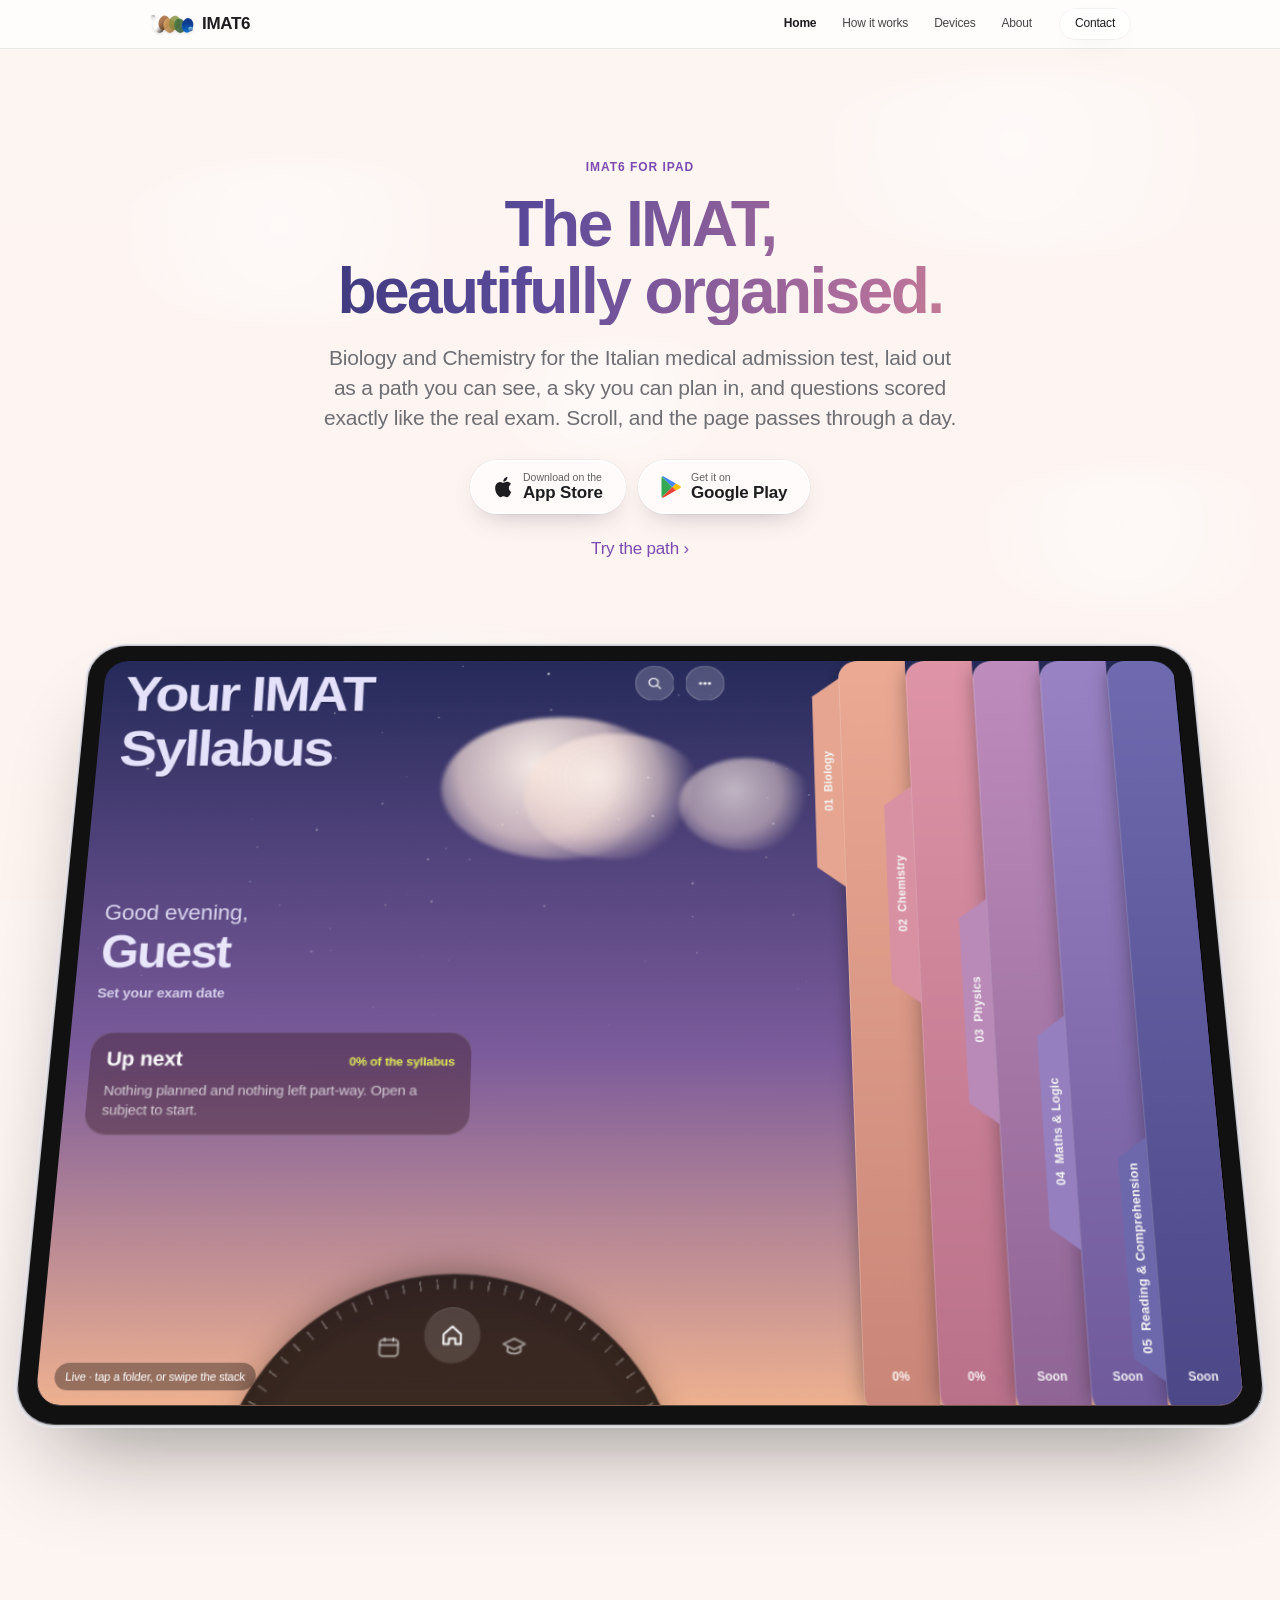
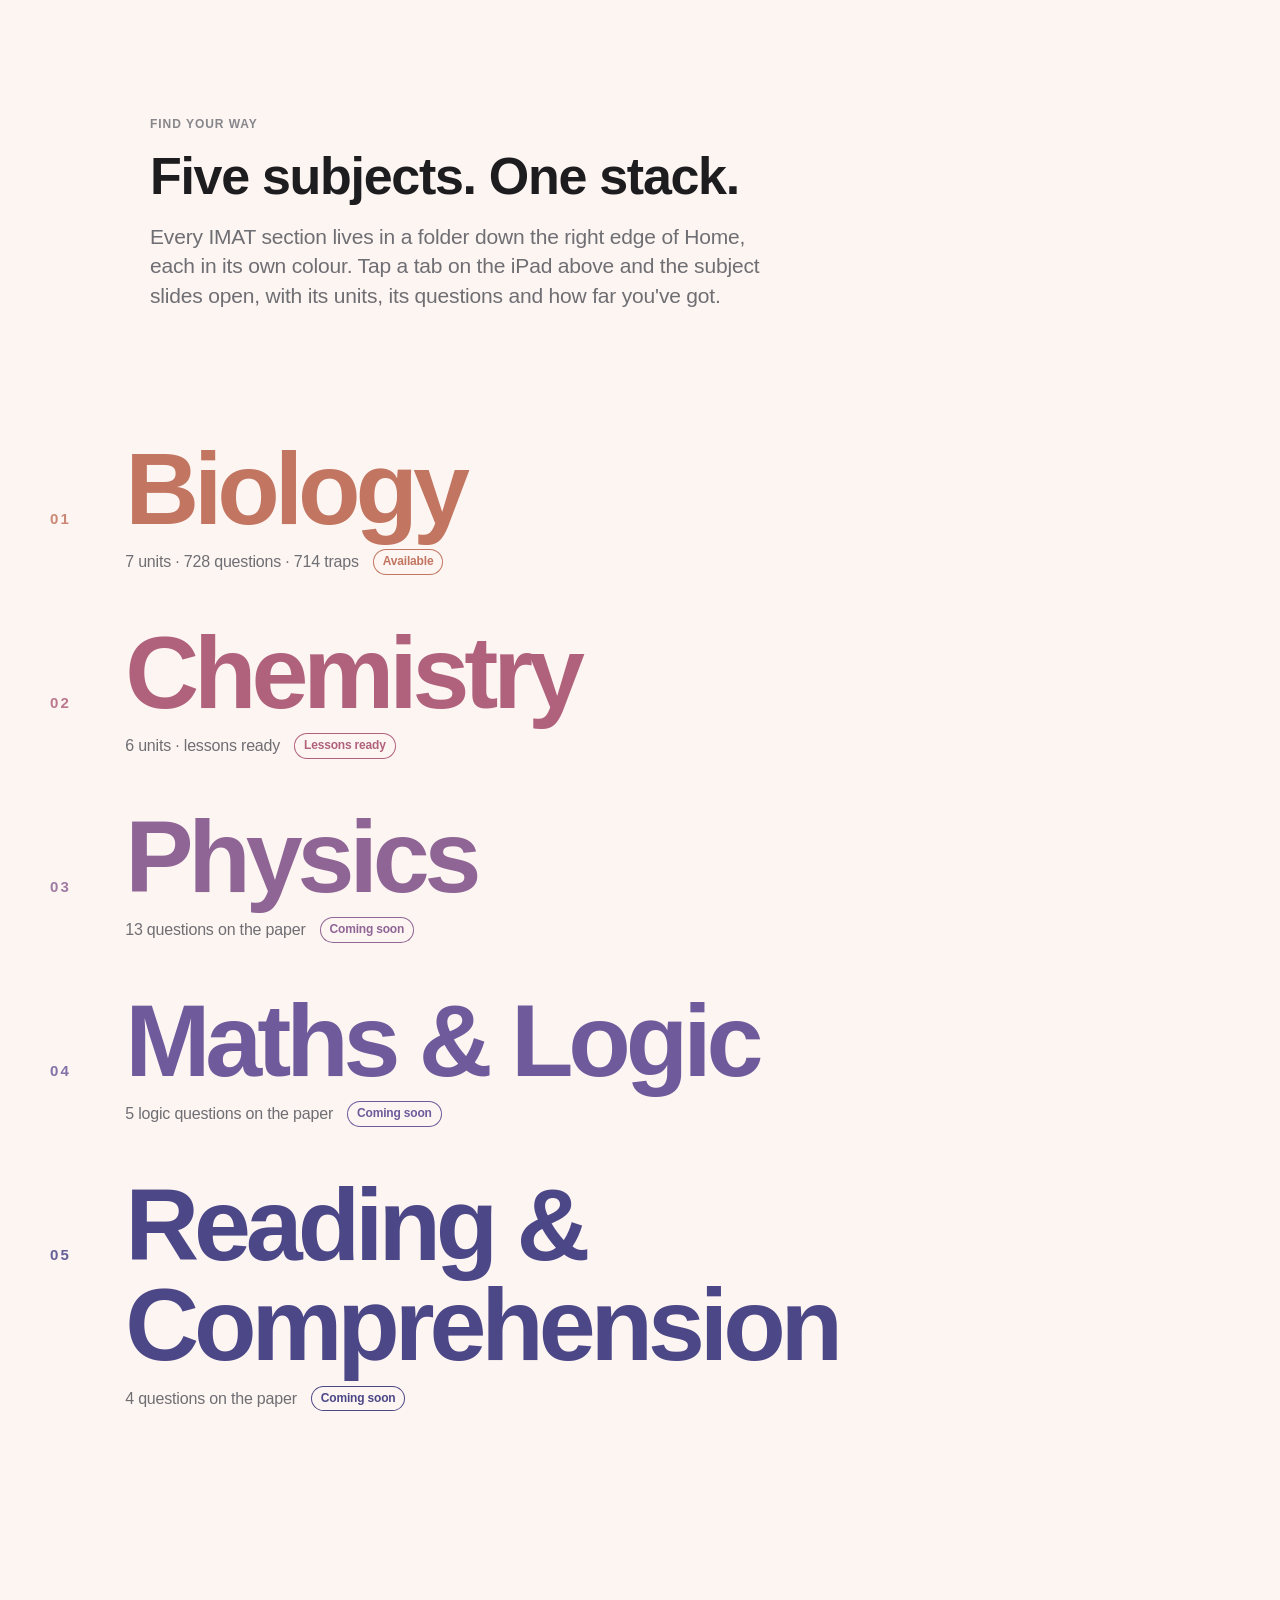
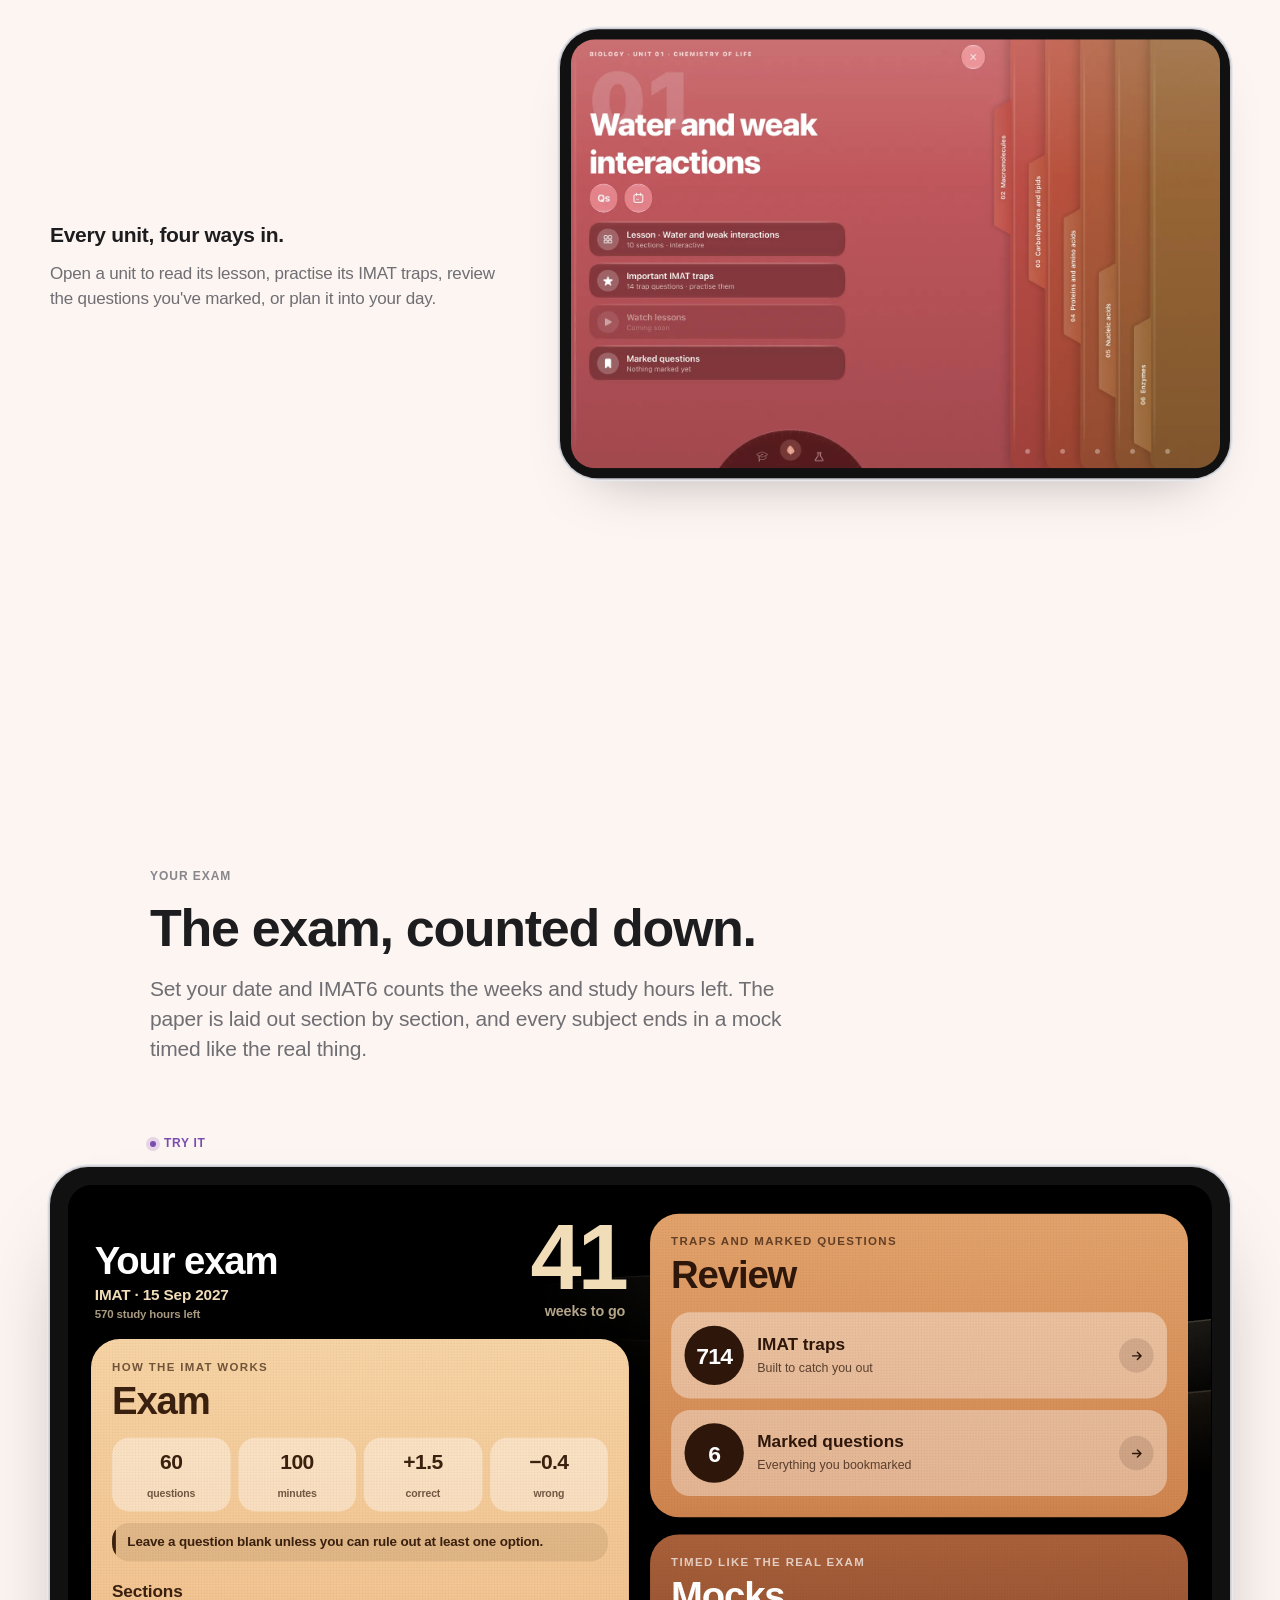
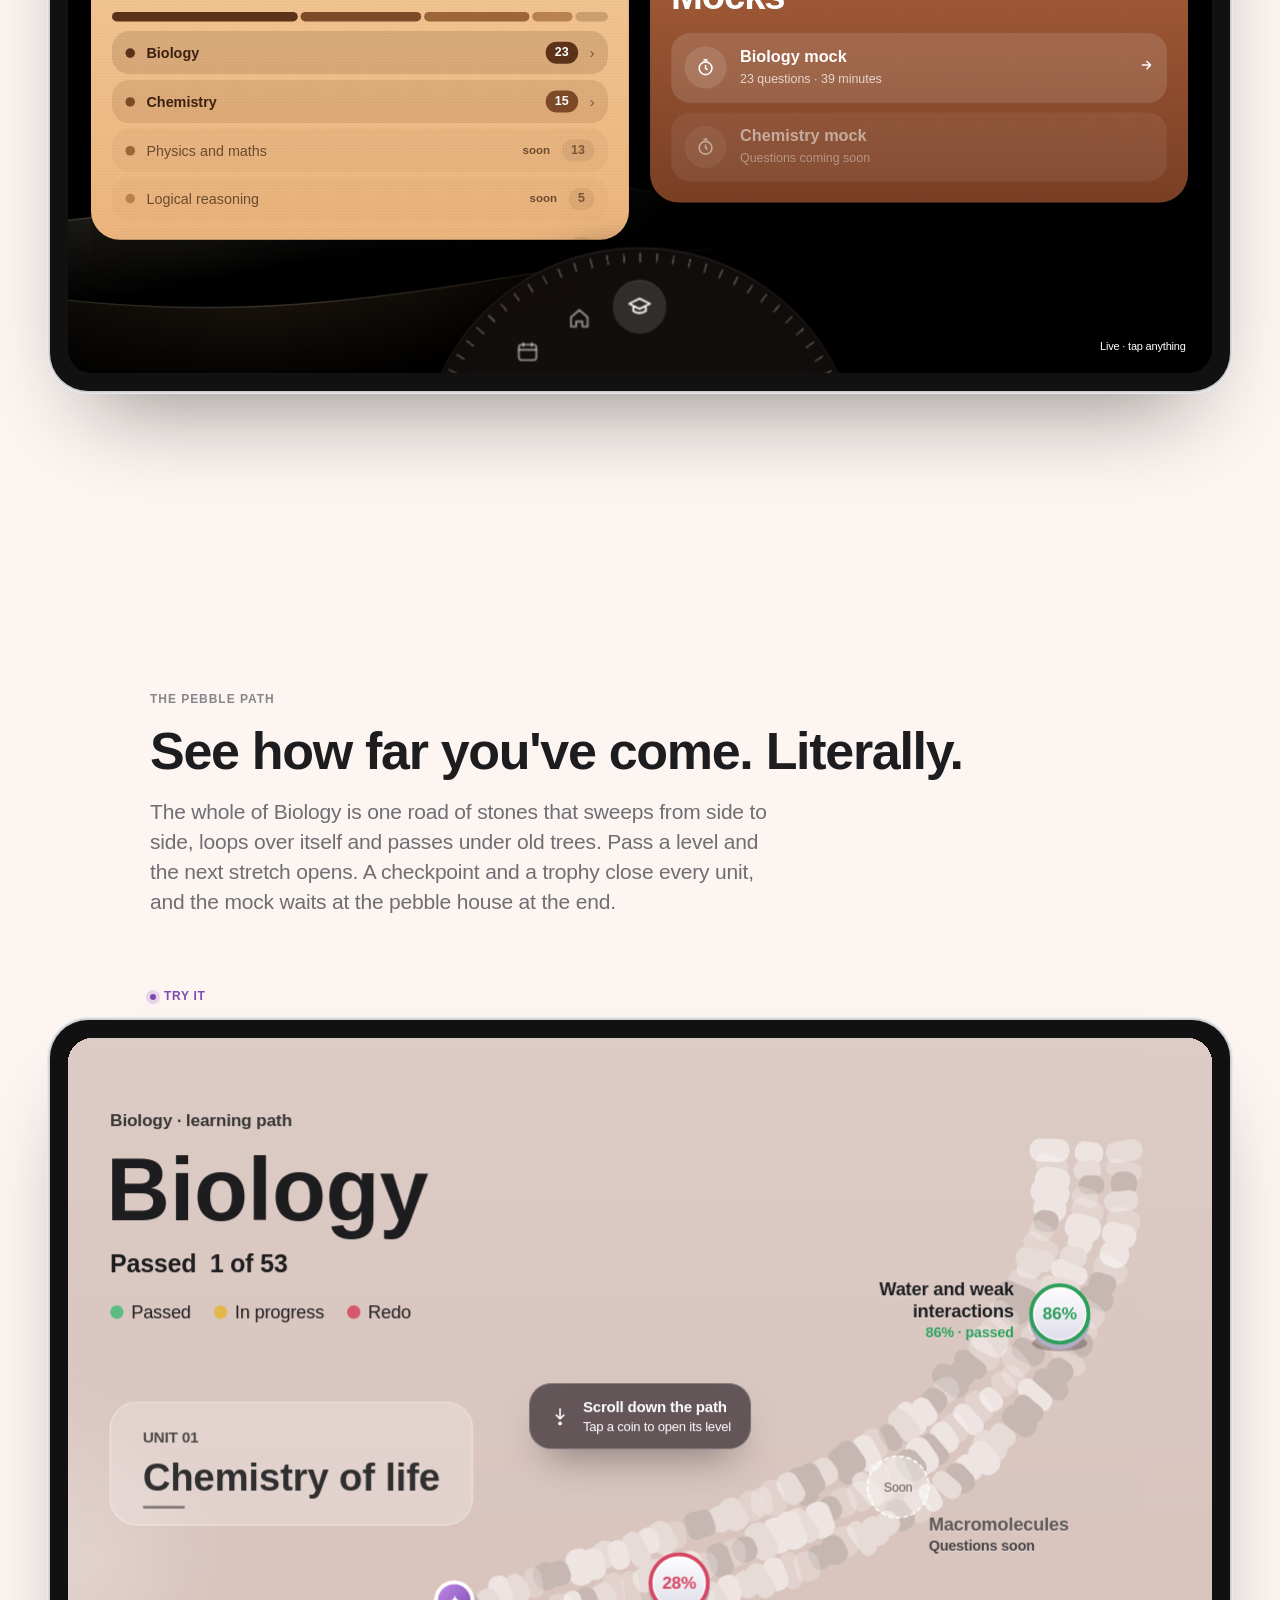
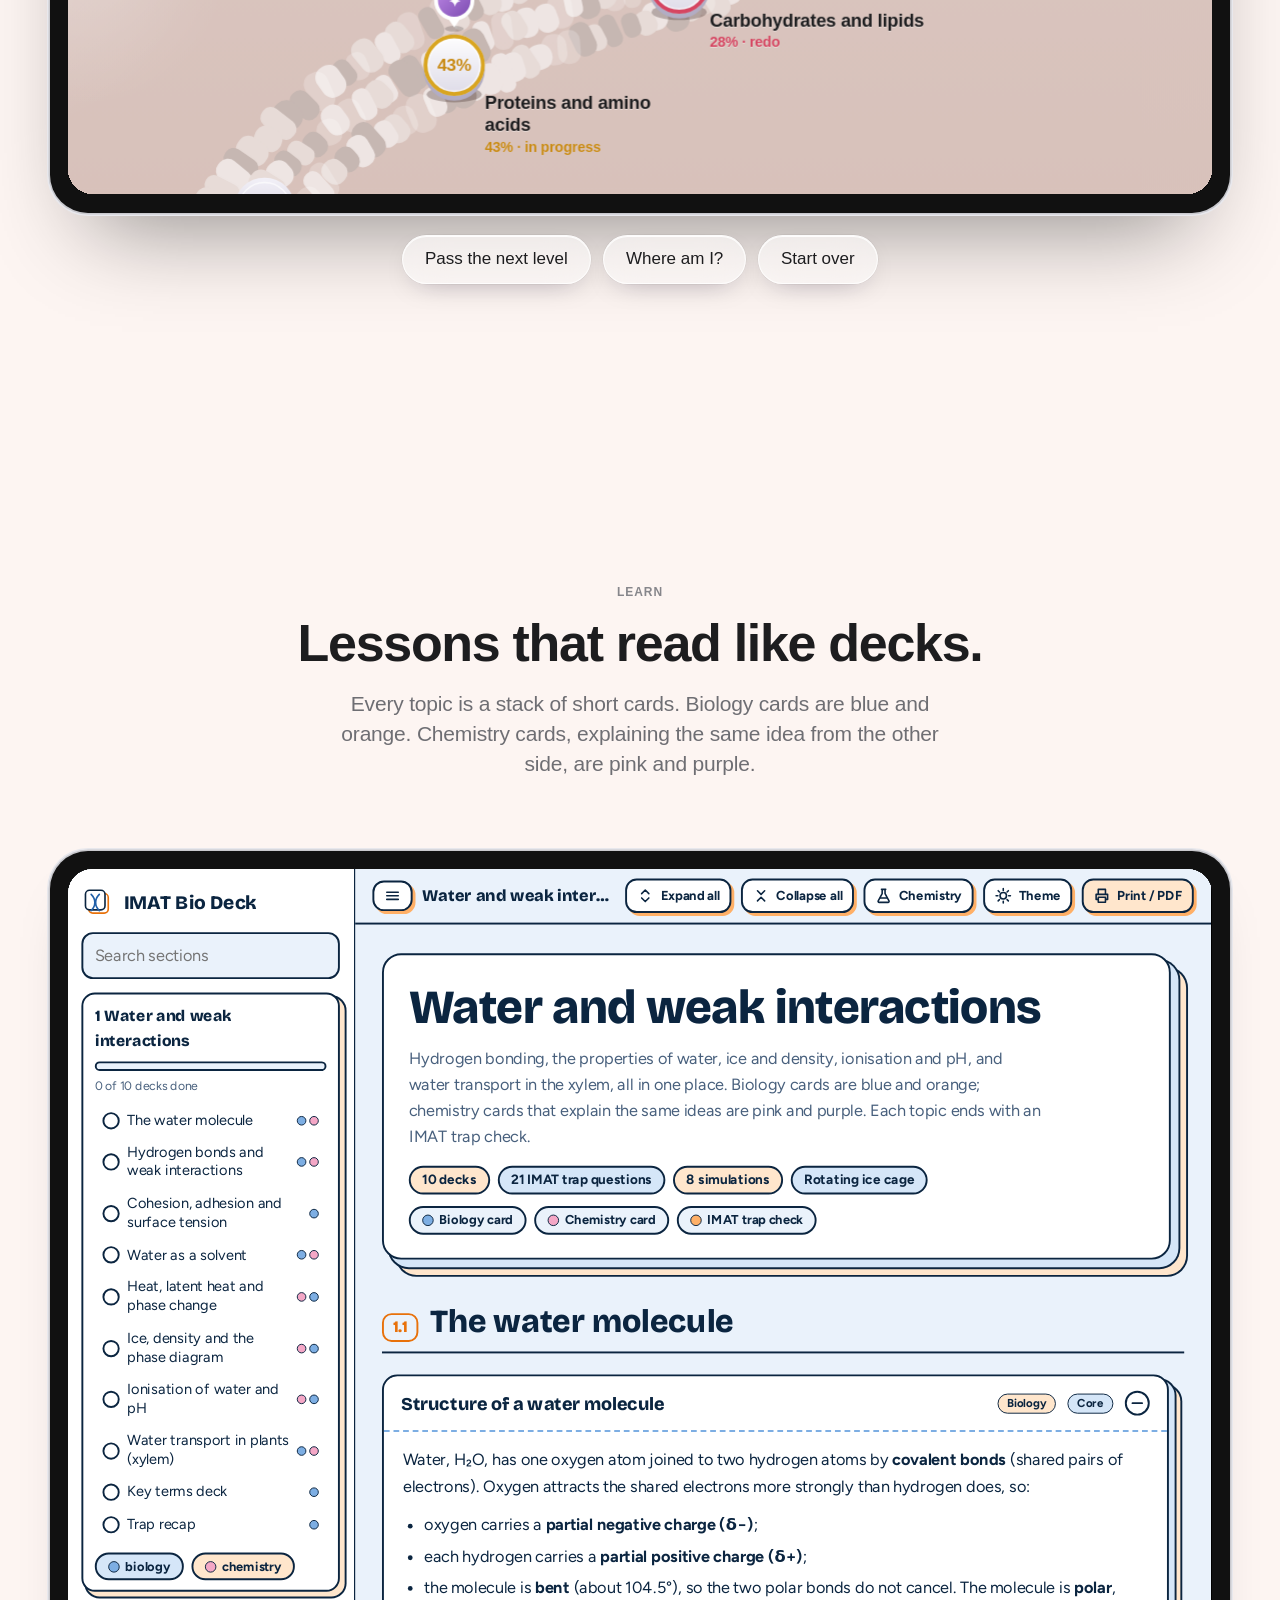
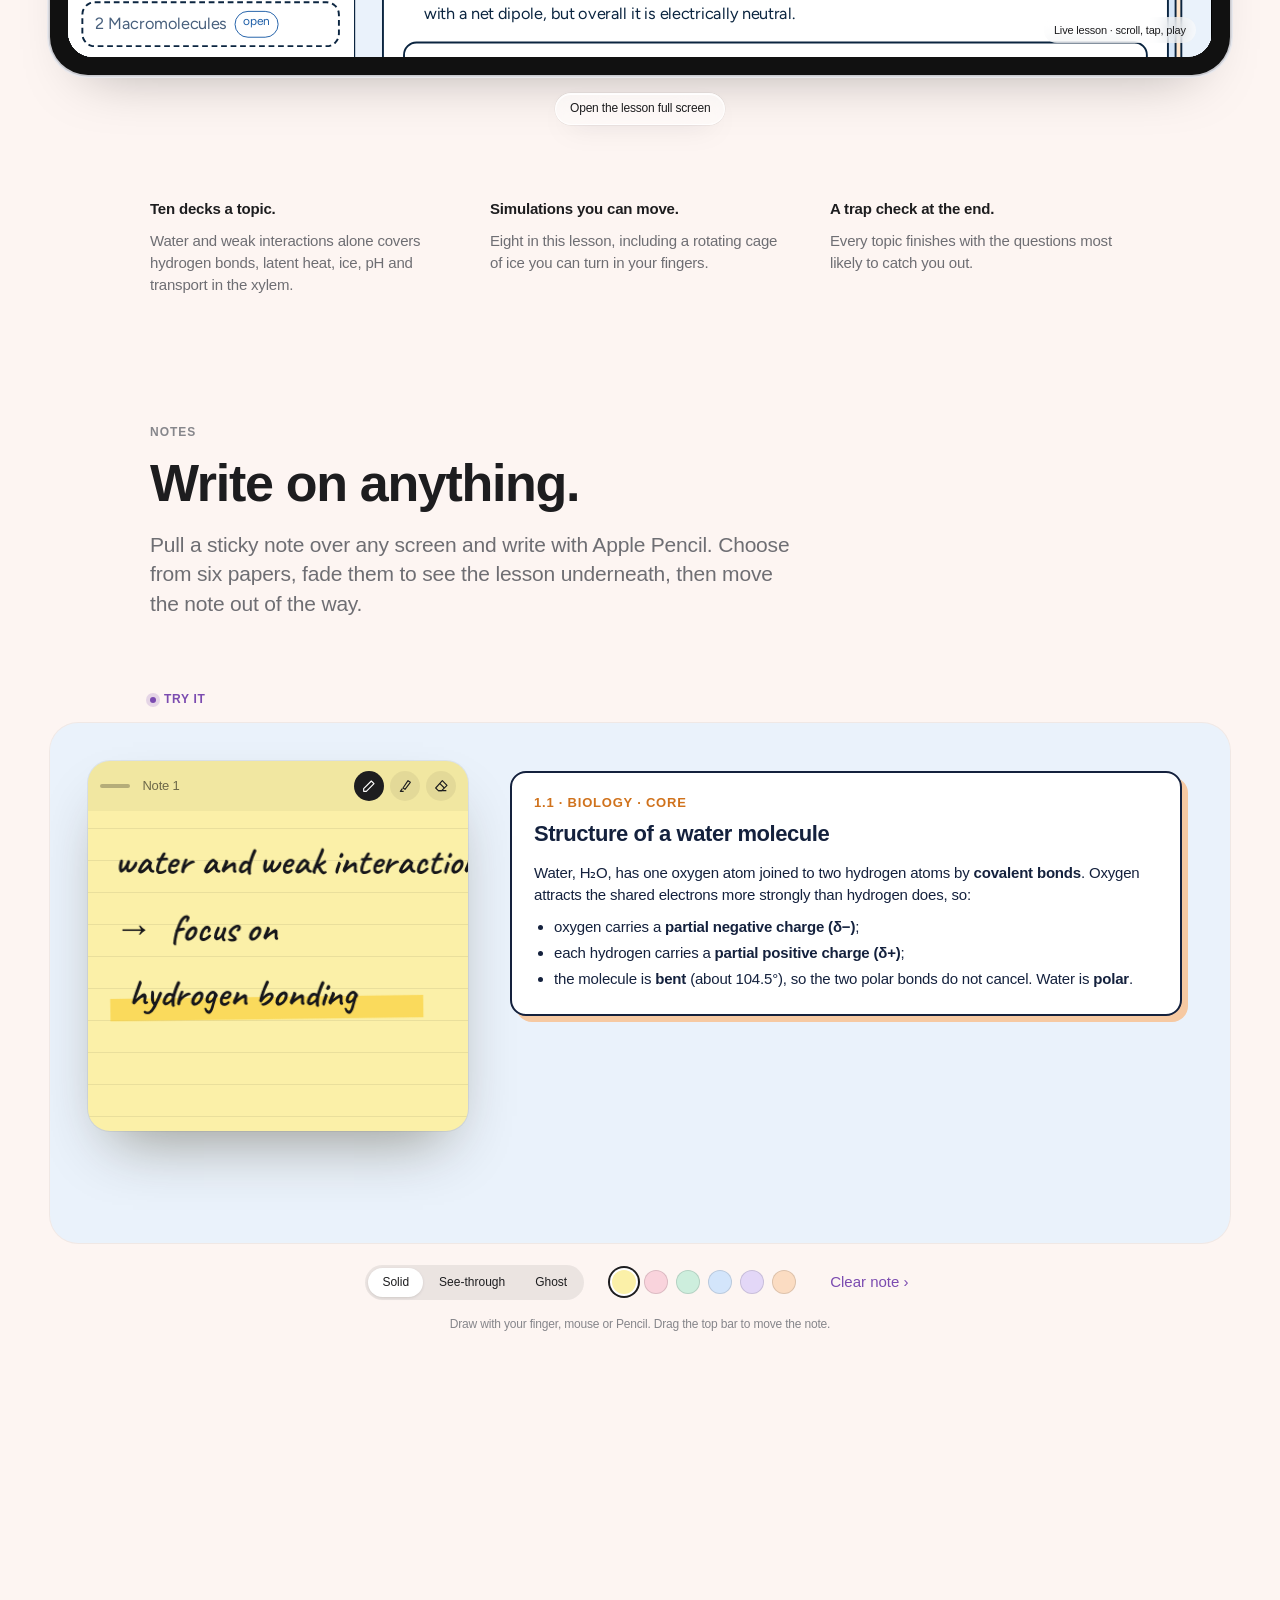
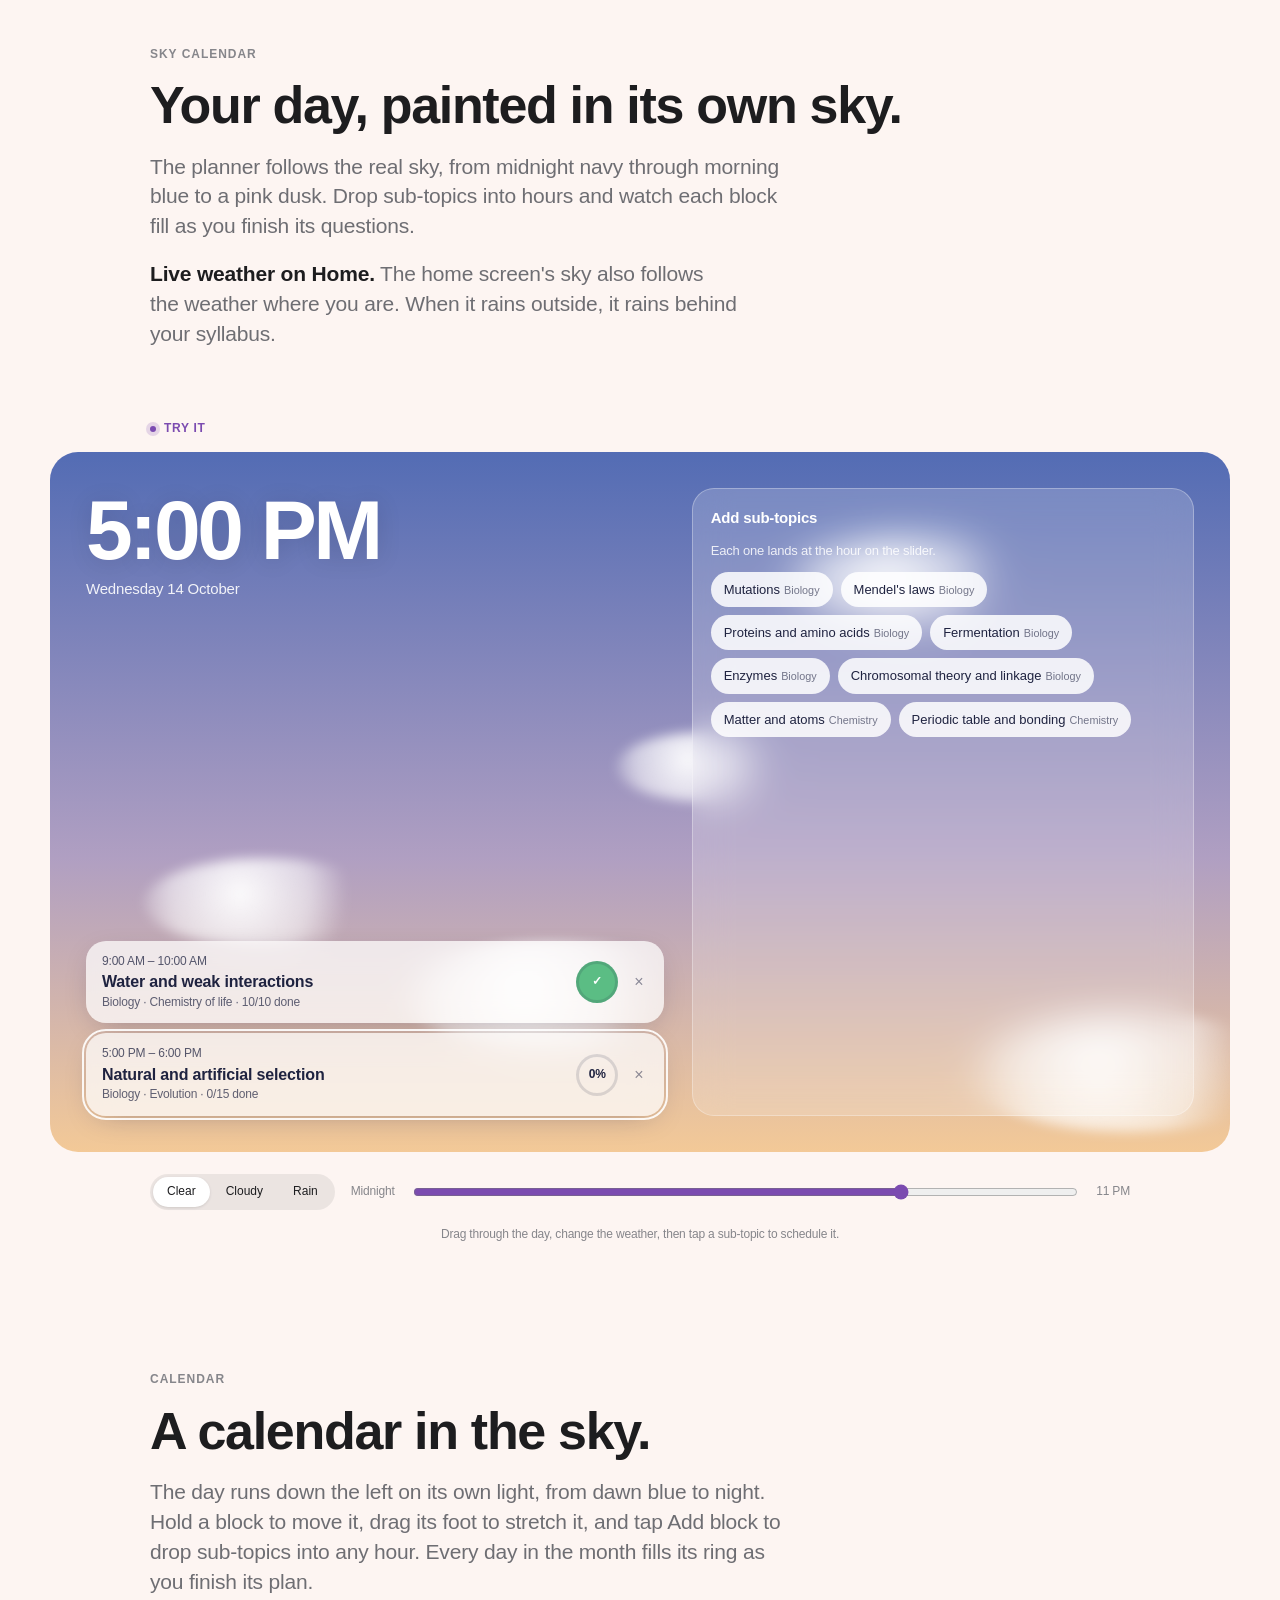
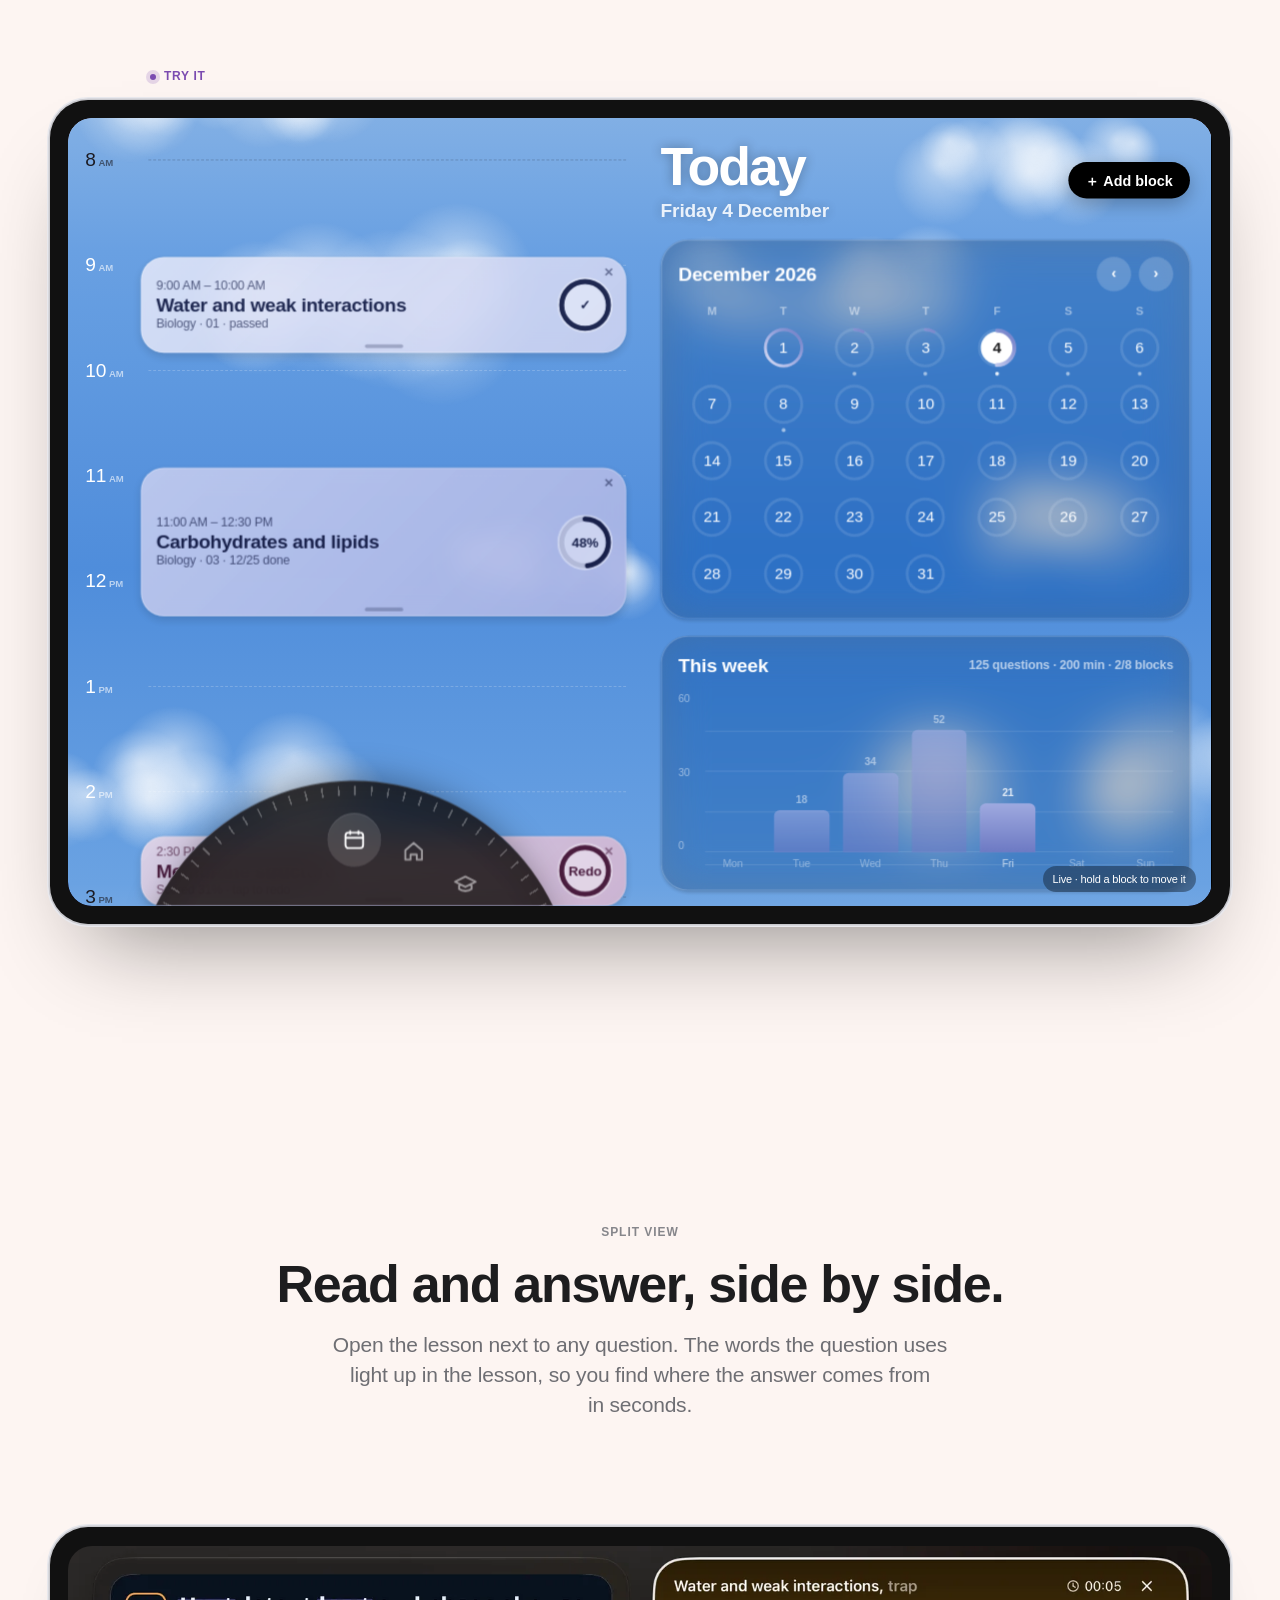
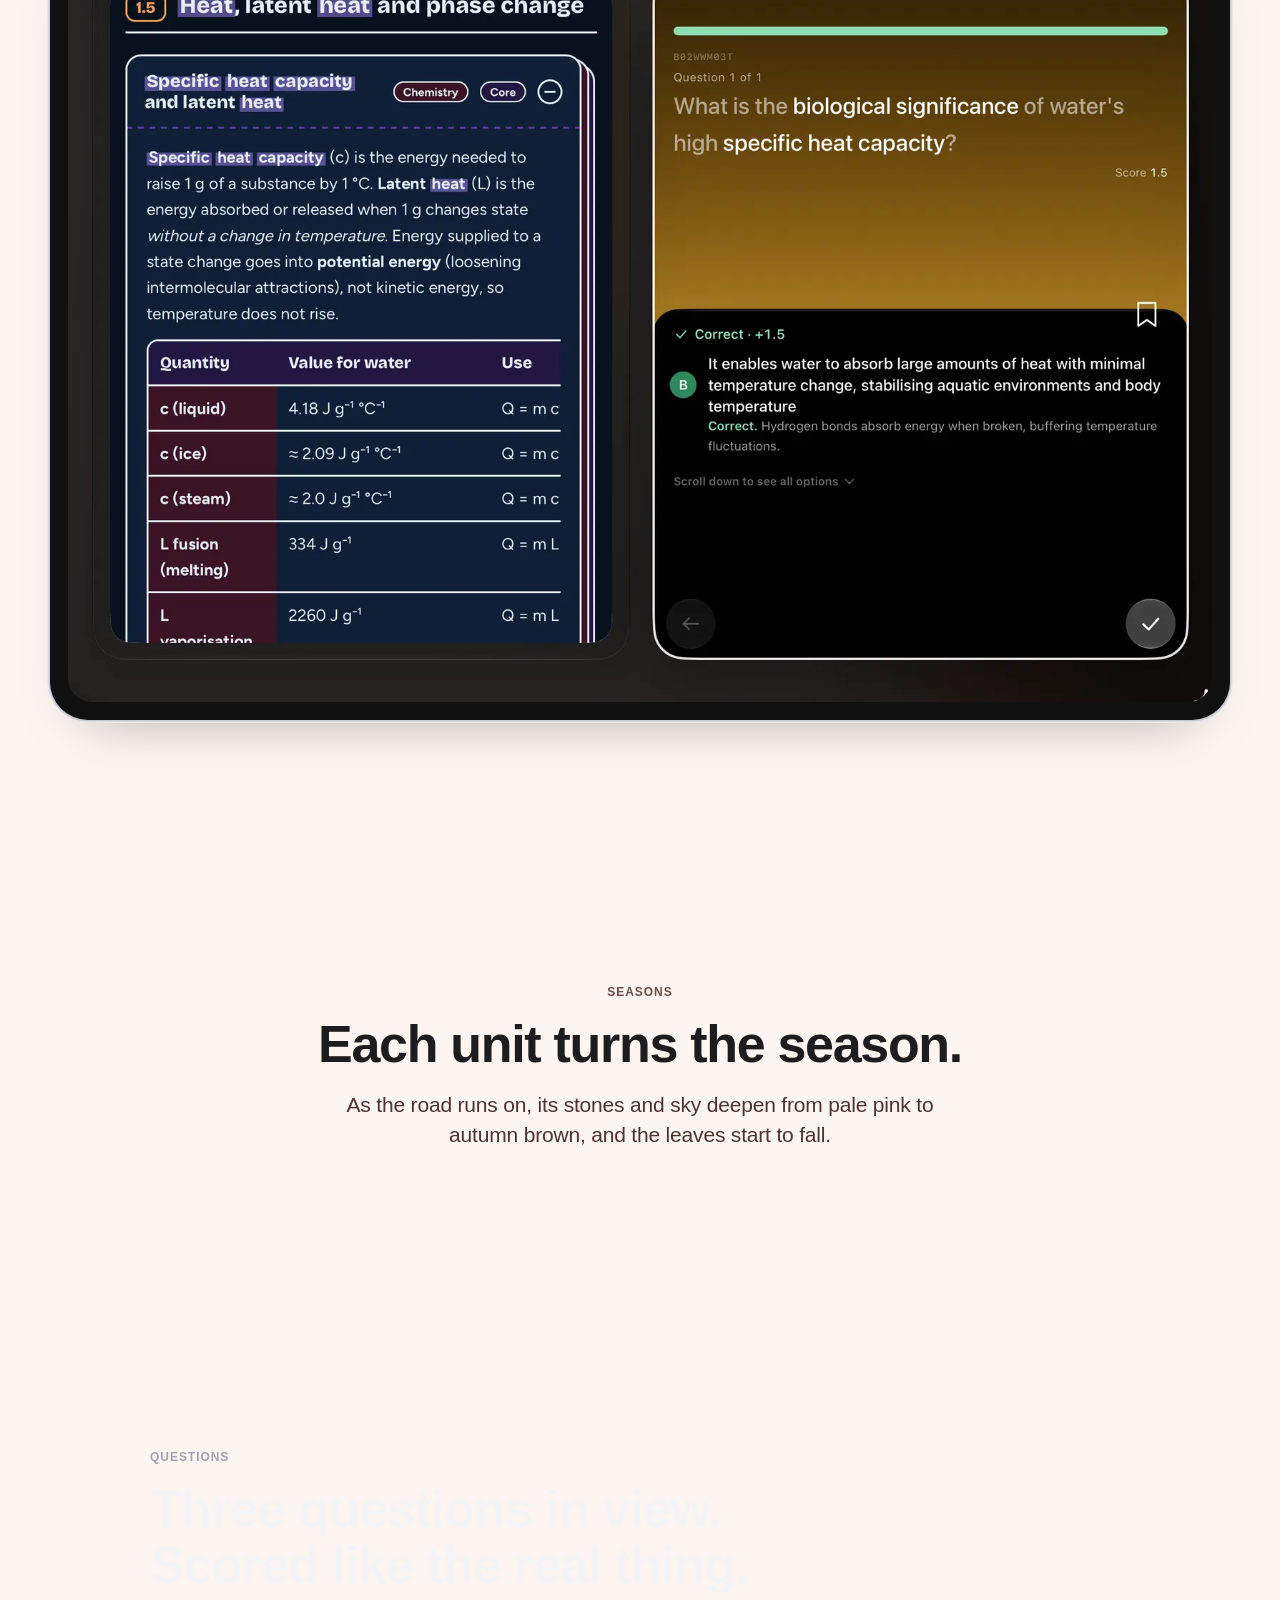
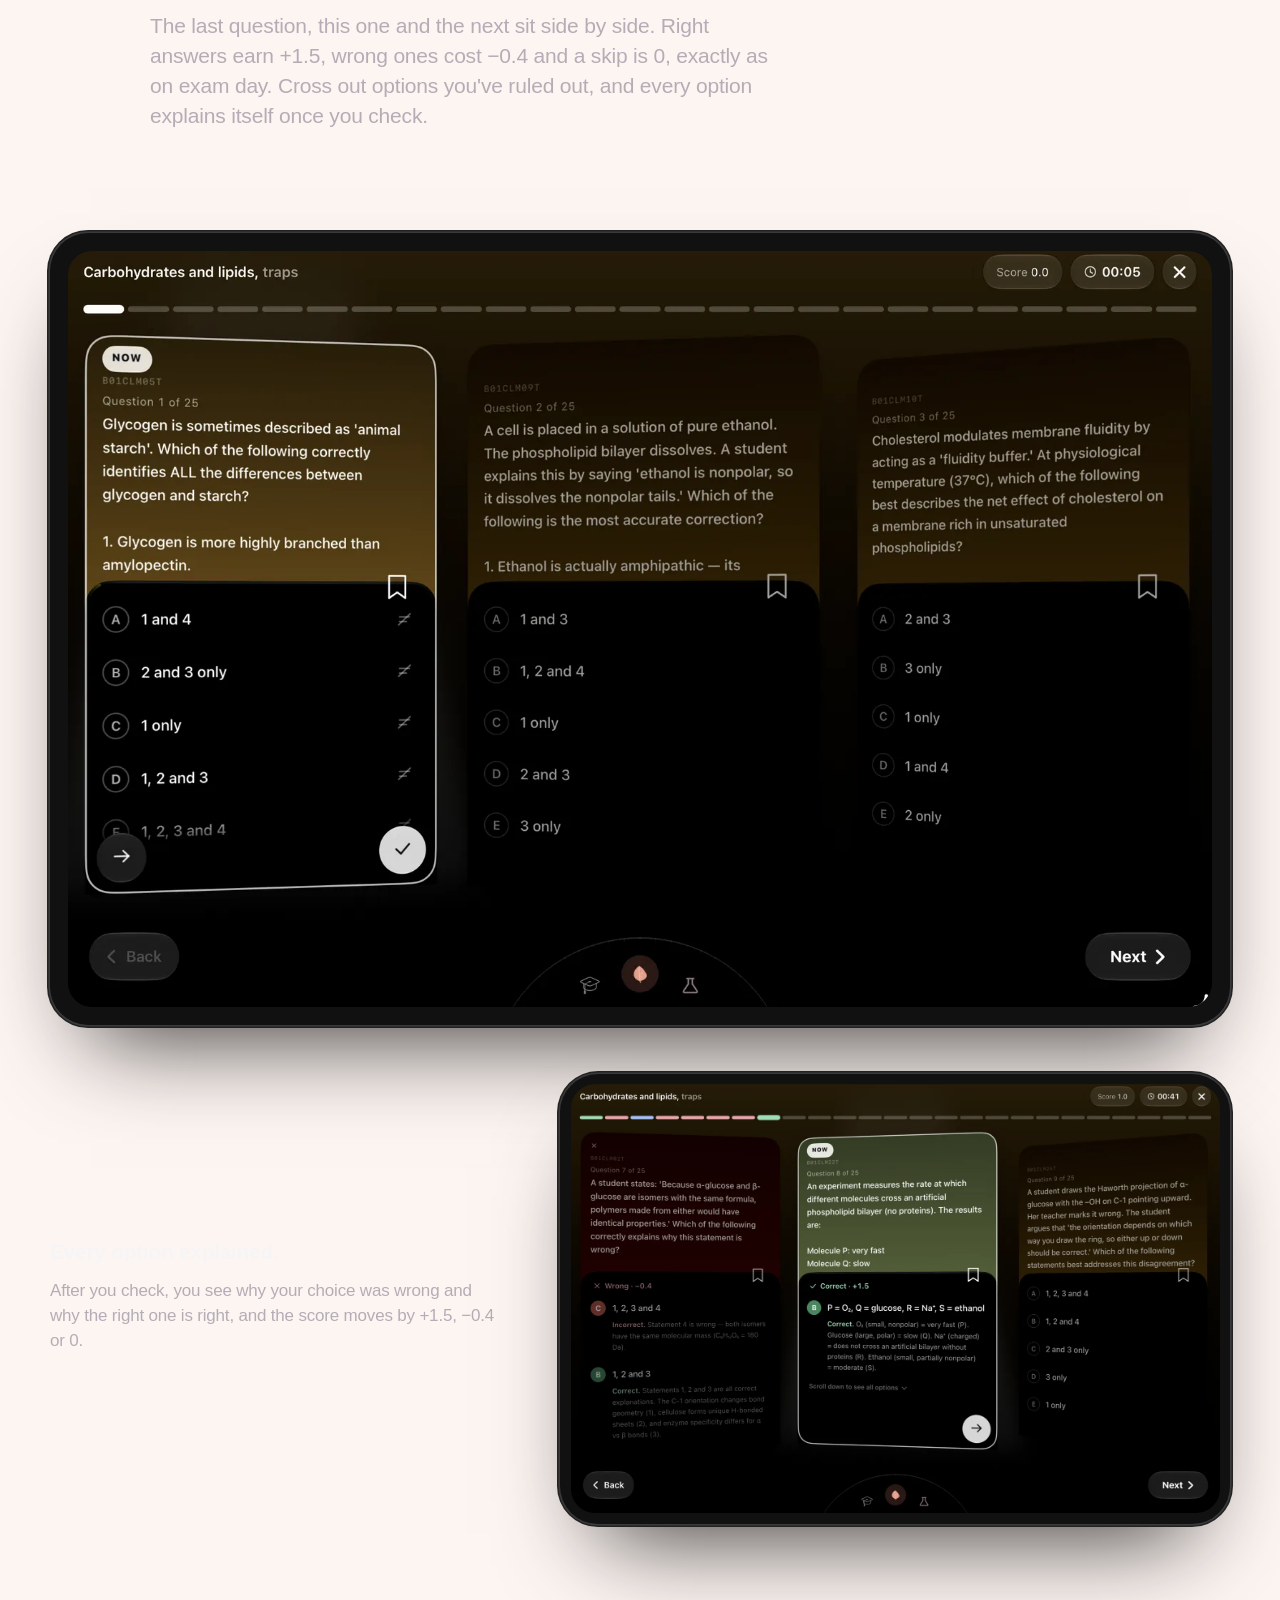
<file: index.html>
<!doctype html>
<html lang="en"><head><meta charset="utf-8"><meta name="viewport" content="width=device-width, initial-scale=1, viewport-fit=cover">
<script>(function(){try{var v=sessionStorage.getItem("imat6-vt");if(!v)return;var d=document.documentElement,p=v.split(",");d.style.setProperty("--vx",p[0]);d.style.setProperty("--vy",p[1]);if(!("PageRevealEvent" in window))d.classList.add("vt-in");}catch(e){}})();</script>
<title>IMAT6 · IMAT Preparation App with Question Bank and Mock Tests</title>
<meta name="claude:viewport-fit-sides" content="cover">
<meta name="description" content="Prepare for the IMAT with 728 Biology questions, 714 IMAT trap questions, timed mock tests and real +1.5 / −0.4 marking. For iPad, iPhone and Mac.">
<meta property="og:title" content="IMAT6 · IMAT Preparation App with Question Bank and Mock Tests">
<meta property="og:description" content="Prepare for the IMAT with 728 Biology questions, 714 IMAT trap questions, timed mock tests and real +1.5 / −0.4 marking. For iPad, iPhone and Mac.">
<link rel="preconnect" href="https://fonts.googleapis.com"><link rel="stylesheet" href="https://fonts.googleapis.com/css2?family=Caveat:wght@500;600&display=swap"><link rel="stylesheet" href="app-screens.css?v=1792106897"><link rel="stylesheet" href="style.css?v=1792106897">
<script type="application/ld+json">{"@context": "https://schema.org", "@type": "SoftwareApplication", "name": "IMAT6", "applicationCategory": "EducationalApplication", "operatingSystem": "iPadOS, iOS, macOS", "description": "IMAT preparation app with a Biology question bank, IMAT trap questions, timed mock tests and real negative marking."}</script>
</head><body>
<header class="nav band"><div class="nav-in">
<a class="brand" href="index.html"><svg class="brand-logo" viewBox="200 600 1600 740" width="44" height="20" aria-hidden="true"><defs><linearGradient id="lg0" x1="0.5" y1="0" x2="0.5" y2="1"><stop offset="0" stop-color="#A9A9AB"/><stop offset="1" stop-color="#F6F6F6"/></linearGradient><linearGradient id="lg1" x1="0.25" y1="0.1" x2="0.85" y2="0.95"><stop offset="0" stop-color="#FFFFFF"/><stop offset="0.42" stop-color="#FFFFFF"/><stop offset="0.68" stop-color="#A59C97"/><stop offset="1" stop-color="#2E2420"/></linearGradient><linearGradient id="lg2" x1="0.5" y1="0" x2="0.5" y2="1"><stop offset="0" stop-color="#9E5618"/><stop offset="0.55" stop-color="#88491A"/><stop offset="1" stop-color="#6A3A14"/></linearGradient><linearGradient id="lg3" x1="0" y1="0" x2="1" y2="1"><stop offset="0" stop-color="#E8AE6E"/><stop offset="0.5" stop-color="#C08A4A"/><stop offset="1" stop-color="#8A6432"/></linearGradient><linearGradient id="lg4" x1="0.5" y1="0" x2="0.5" y2="1"><stop offset="0" stop-color="#7E8A2E"/><stop offset="0.6" stop-color="#8C8C36"/><stop offset="1" stop-color="#8A7E30"/></linearGradient><linearGradient id="lg5" x1="0" y1="0" x2="1" y2="1"><stop offset="0" stop-color="#4C8646"/><stop offset="0.55" stop-color="#2E5A30"/><stop offset="1" stop-color="#1C3A20"/></linearGradient><linearGradient id="lg6" x1="0.5" y1="0" x2="0.5" y2="1"><stop offset="0" stop-color="#032A82"/><stop offset="0.35" stop-color="#02338E"/><stop offset="1" stop-color="#0569CA"/></linearGradient><linearGradient id="lg7" x1="0.4" y1="0" x2="0.6" y2="1"><stop offset="0" stop-color="#88CEF4"/><stop offset="0.5" stop-color="#5E98D0"/><stop offset="1" stop-color="#2C5290"/></linearGradient></defs><ellipse cx="307" cy="700" rx="74.0" ry="74.0" fill="url(#lg0)" opacity="1" stroke="rgba(255,255,255,.5)" stroke-width="6" transform="rotate(0 307 700)"/><ellipse cx="514" cy="1032" rx="210.0" ry="271.0" fill="url(#lg1)" opacity="1" stroke="rgba(255,255,255,.5)" stroke-width="6" transform="rotate(-13 514 1032)"/><ellipse cx="709" cy="927" rx="210.0" ry="271.0" fill="url(#lg2)" opacity="0.72" stroke="rgba(255,255,255,.5)" stroke-width="6" transform="rotate(13 709 927)"/><ellipse cx="899" cy="1032" rx="210.0" ry="271.0" fill="url(#lg3)" opacity="0.84" stroke="rgba(255,255,255,.5)" stroke-width="6" transform="rotate(-13 899 1032)"/><ellipse cx="1093" cy="930" rx="210.0" ry="271.0" fill="url(#lg4)" opacity="0.74" stroke="rgba(255,255,255,.5)" stroke-width="6" transform="rotate(13 1093 930)"/><ellipse cx="1286" cy="1032" rx="210.0" ry="271.0" fill="url(#lg5)" opacity="0.82" stroke="rgba(255,255,255,.5)" stroke-width="6" transform="rotate(-13 1286 1032)"/><ellipse cx="1575" cy="1021" rx="210.0" ry="271.0" fill="url(#lg6)" opacity="0.94" stroke="rgba(255,255,255,.5)" stroke-width="6" transform="rotate(13 1575 1021)"/><ellipse cx="1688" cy="1152" rx="82.0" ry="82.0" fill="url(#lg7)" opacity="0.96" stroke="rgba(255,255,255,.5)" stroke-width="6" transform="rotate(0 1688 1152)"/></svg>IMAT6</a>
<nav class="nav-links" aria-label="Site"><a href="index.html" aria-current="page">Home</a><a href="how-it-works.html">How it works</a><a href="devices.html">Devices</a><a href="about.html">About</a></nav>
<button class="menu-btn" id="menu-btn" aria-expanded="false" aria-controls="mobile-menu" aria-label="Menu"><svg width="18" height="12" viewBox="0 0 18 12" fill="none" stroke="currentColor" stroke-width="1.6"><path d="M1 2h16M1 10h16"/></svg></button>
<a class="pill" href="index.html#contact">Contact</a>
</div><div class="mobile-menu wrap" id="mobile-menu" hidden><a href="index.html">Home</a><a href="how-it-works.html">How it works</a><a href="devices.html">Devices</a><a href="about.html">About</a></div></header>
<main><svg width="0" height="0" style="position:absolute" aria-hidden="true">
  <defs>
    <symbol id="i-path" viewBox="0 0 24 24" fill="none" stroke="currentColor" stroke-width="1.6" stroke-linecap="round"><path d="M3 19c3 0 3-5 7-5s3 5 7 5 3-9 4-12"/><circle cx="6" cy="17" r="1"/><circle cx="12" cy="15" r="1"/><circle cx="18" cy="15" r="1"/></symbol>
    <symbol id="i-flag" viewBox="0 0 24 24" fill="none" stroke="currentColor" stroke-width="1.6" stroke-linecap="round" stroke-linejoin="round"><path d="M5 21V4M5 4h11l-2 4 2 4H5"/></symbol>
    <symbol id="i-trophy" viewBox="0 0 24 24" fill="none" stroke="currentColor" stroke-width="1.6" stroke-linecap="round" stroke-linejoin="round"><path d="M8 4h8v5a4 4 0 0 1-8 0V4ZM8 6H5a3 3 0 0 0 3 4M16 6h3a3 3 0 0 1-3 4M12 13v4M8 20h8"/></symbol>
    <symbol id="i-sky" viewBox="0 0 24 24" fill="none" stroke="currentColor" stroke-width="1.6" stroke-linecap="round"><path d="M7 18h10a3.5 3.5 0 0 0 0-7 5 5 0 0 0-9.6 1A3 3 0 0 0 7 18Z"/><path d="M15 3v2M20 5.5l-1.4 1.4"/></symbol>
    <symbol id="i-cal" viewBox="0 0 24 24" fill="none" stroke="currentColor" stroke-width="1.6" stroke-linecap="round"><rect x="3.5" y="5" width="17" height="15" rx="3"/><path d="M8 3v4M16 3v4M3.5 10h17"/><circle cx="9" cy="14.5" r=".6" fill="currentColor"/><circle cx="12" cy="14.5" r=".6" fill="currentColor"/><circle cx="15" cy="14.5" r=".6" fill="currentColor"/></symbol>
    <symbol id="i-search" viewBox="0 0 24 24" fill="none" stroke="currentColor" stroke-width="1.6" stroke-linecap="round"><circle cx="10.5" cy="10.5" r="6"/><path d="m15 15 5 5"/></symbol>
    <symbol id="i-folders" viewBox="0 0 24 24" fill="none" stroke="currentColor" stroke-width="1.6" stroke-linejoin="round"><path d="M6 3h4v18H6zM10 5h4v16h-4zM14 7h4v14h-4z"/></symbol>
    <symbol id="i-cols" viewBox="0 0 24 24" fill="none" stroke="currentColor" stroke-width="1.6" stroke-linejoin="round"><rect x="2.5" y="6" width="5" height="12" rx="1.5"/><rect x="9.5" y="4" width="5" height="16" rx="1.5"/><rect x="16.5" y="6" width="5" height="12" rx="1.5"/></symbol>
    <symbol id="i-score" viewBox="0 0 24 24" fill="none" stroke="currentColor" stroke-width="1.6" stroke-linecap="round"><path d="M6 5v6M3 8h6M15 8h6M4 19 20 13"/></symbol>
    <symbol id="i-strike" viewBox="0 0 24 24" fill="none" stroke="currentColor" stroke-width="1.6" stroke-linecap="round"><path d="M5 9h14M5 15h14M17 4 7 20"/></symbol>
    <symbol id="i-timer" viewBox="0 0 24 24" fill="none" stroke="currentColor" stroke-width="1.6" stroke-linecap="round"><circle cx="12" cy="13" r="7.5"/><path d="M12 9v4l2.5 2M10 2.5h4"/></symbol>
    <symbol id="i-mark" viewBox="0 0 24 24" fill="none" stroke="currentColor" stroke-width="1.6" stroke-linejoin="round"><path d="M7 3.5h10v17l-5-4-5 4z"/></symbol>
    <symbol id="i-trap" viewBox="0 0 24 24" fill="none" stroke="currentColor" stroke-width="1.6" stroke-linejoin="round"><path d="m12 3 2.7 5.6 6.1.9-4.4 4.3 1 6.1L12 17l-5.4 2.9 1-6.1L3.2 9.5l6.1-.9z"/></symbol>
    <symbol id="i-deck" viewBox="0 0 24 24" fill="none" stroke="currentColor" stroke-width="1.6" stroke-linejoin="round"><rect x="4" y="7" width="14" height="13" rx="2.5"/><path d="M7 4h11a2 2 0 0 1 2 2v11"/></symbol>
    <symbol id="i-sim" viewBox="0 0 24 24" fill="none" stroke="currentColor" stroke-width="1.6"><ellipse cx="12" cy="12" rx="9" ry="3.6"/><ellipse cx="12" cy="12" rx="9" ry="3.6" transform="rotate(60 12 12)"/><ellipse cx="12" cy="12" rx="9" ry="3.6" transform="rotate(120 12 12)"/><circle cx="12" cy="12" r="1.2" fill="currentColor"/></symbol>
    <symbol id="i-two" viewBox="0 0 24 24" fill="none" stroke="currentColor" stroke-width="1.6"><circle cx="9" cy="12" r="5.5"/><circle cx="15" cy="12" r="5.5"/></symbol>
    <symbol id="i-note" viewBox="0 0 24 24" fill="none" stroke="currentColor" stroke-width="1.6" stroke-linejoin="round" stroke-linecap="round"><path d="M4 4h16v11l-5 5H4z"/><path d="M15 20v-5h5M8 9h8M8 12.5h5"/></symbol>
    <symbol id="i-pencil" viewBox="0 0 24 24" fill="none" stroke="currentColor" stroke-width="1.6" stroke-linejoin="round"><path d="M15.5 4.5 19.5 8.5 8 20H4v-4z"/><path d="m13 7 4 4"/></symbol>
    <symbol id="i-split" viewBox="0 0 24 24" fill="none" stroke="currentColor" stroke-width="1.6"><rect x="2.5" y="5" width="19" height="14" rx="2.5"/><path d="M12 5v14"/></symbol>
    <symbol id="i-crown" viewBox="0 0 24 24" fill="none" stroke="currentColor" stroke-width="1.6" stroke-linecap="round"><path d="M3 19a9 9 0 0 1 18 0"/><path d="M12 10v2M7.5 12l1 1.5M16.5 12l-1 1.5M5 16h1.5M17.5 16H19"/></symbol>
    <symbol id="i-home" viewBox="0 0 24 24" fill="none" stroke="currentColor" stroke-width="1.7" stroke-linejoin="round"><path d="M4 11 12 4l8 7v9h-5v-5h-6v5H4z"/></symbol>
    <symbol id="i-cap" viewBox="0 0 24 24" fill="none" stroke="currentColor" stroke-width="1.7" stroke-linejoin="round"><path d="m2 9 10-5 10 5-10 5z"/><path d="M6 11v5c3 2.5 9 2.5 12 0v-5M22 9v5"/></symbol>
    <symbol id="i-leaf" viewBox="0 0 24 24" fill="currentColor"><path d="M12 2C7 6 5 10 5 14a7 7 0 0 0 14 0c0-4-2-8-7-12Zm-.8 6h1.6v13h-1.6z"/></symbol>
    <symbol id="i-pen" viewBox="0 0 24 24" fill="none" stroke="currentColor" stroke-width="1.7" stroke-linejoin="round"><path d="M15.5 4.5 19.5 8.5 8 20H4v-4z"/></symbol>
    <symbol id="i-hl" viewBox="0 0 24 24" fill="none" stroke="currentColor" stroke-width="1.7" stroke-linejoin="round"><path d="m9 15 7.5-11 3.5 2.5L12 17zM8 16l-3 4h5"/></symbol>
    <symbol id="i-erase" viewBox="0 0 24 24" fill="none" stroke="currentColor" stroke-width="1.7" stroke-linejoin="round"><path d="M14 4 21 11l-8 8H8l-4-4z"/><path d="M8 19h12M10 8l7 7"/></symbol>
  </defs>
</svg>

<div id="skybg" aria-hidden="true"></div>

<!-- HERO · dawn -->
<section class="band hero" data-sky="dawn">
  <div class="wrap">
    <p class="eyebrow">IMAT6 for iPad</p>
    <h1 class="sky-title">The IMAT,<br>beautifully organised.</h1>
    <p class="lede" style="margin-inline:auto">Biology and Chemistry for the Italian medical admission test, laid out as a path you can see, a sky you can plan in, and questions scored exactly like the real exam. Scroll, and the page passes through a day.</p>
    <div class="cta-row" style="justify-content:center">
      <div class="stores">
        <a class="pill lg store" href="https://apps.apple.com/" aria-label="Download IMAT6 on the App Store"><svg width="20" height="22" viewBox="0 0 20 24" aria-hidden="true"><path fill="currentColor" d="M16.4 12.7c0-2.7 2.2-4 2.3-4.1-1.3-1.9-3.3-2.1-4-2.2-1.7-.2-3.3 1-4.2 1-.9 0-2.2-1-3.6-.9-1.9 0-3.6 1.1-4.5 2.7-2 3.4-.5 8.4 1.4 11.1.9 1.3 2 2.8 3.4 2.8 1.4-.1 1.9-.9 3.5-.9s2.1.9 3.5.9c1.5 0 2.4-1.3 3.3-2.7 1-1.5 1.5-3 1.5-3.1 0 0-2.6-1-2.6-4.6zM13.6 4.6c.7-.9 1.3-2.2 1.1-3.5-1.1 0-2.4.7-3.2 1.6-.7.8-1.3 2.1-1.2 3.3 1.3.1 2.5-.6 3.3-1.4z"/></svg><span><small>Download on the</small>App Store</span></a>
        <a class="pill lg store" href="https://play.google.com/store/apps" aria-label="Get IMAT6 on Google Play"><svg width="20" height="22" viewBox="0 0 24 26" aria-hidden="true"><path fill="#34A853" d="M1.2.6 13.6 13 1.2 25.4C.8 25.1.6 24.6.6 24V2c0-.6.2-1.1.6-1.4z"/><path fill="#FBBC04" d="m17.8 17.2-4.2-4.2 4.2-4.2 4.8 2.7c1.4.8 1.4 2.2 0 3z"/><path fill="#EA4335" d="M17.8 17.2 13.6 13 1.2 25.4c.5.4 1.2.5 2 .1z"/><path fill="#4285F4" d="M17.8 8.8 3.2.5C2.4.1 1.7.2 1.2.6L13.6 13z"/></svg><span><small>Get it on</small>Google Play</span></a>
      </div>
    </div>
    <p class="hero-more"><a class="more" href="#path">Try the path</a></p>
  </div>
  <div class="wrap-wide hero-device">
    <div class="tilt-stage"><div class="ipad live" id="hero-ipad"><div class="screen"><div class="app-vp"><div class="app-canvas hm" id="app-home" role="application" aria-label="The IMAT6 home screen. Tap a subject folder, or swipe the stack from right to left."></div></div><span class="live-hint">Live · tap a folder, or swipe the stack</span></div></div></div>
  </div>
</section>

<!-- FIND YOUR WAY · blush -->
<section class="band section" id="subjects" data-sky="blush">
  <div class="wrap-wide">
    <div class="wrap head rv">
      <p class="eyebrow">Find your way</p>
      <h2>Five subjects. One stack.</h2>
      <p class="lede">Every IMAT section lives in a folder down the right edge of Home, each in its own colour. Tap a tab on the iPad above and the subject slides open, with its units, its questions and how far you've got.</p>
    </div>
    <ol class="subj-list">
      <li class="rv" style="--c:#c27560"><span class="sl-n">01</span><b>Biology</b><span class="sl-m">7 units · 728 questions · 714 traps<em>Available</em></span></li>
      <li class="rv" style="--c:#b0627d"><span class="sl-n">02</span><b>Chemistry</b><span class="sl-m">6 units · lessons ready<em>Lessons ready</em></span></li>
      <li class="rv" style="--c:#8f6595"><span class="sl-n">03</span><b>Physics</b><span class="sl-m">13 questions on the paper<em>Coming soon</em></span></li>
      <li class="rv" style="--c:#6f5a9b"><span class="sl-n">04</span><b>Maths &amp; Logic</b><span class="sl-m">5 logic questions on the paper<em>Coming soon</em></span></li>
      <li class="rv" style="--c:#4c4787"><span class="sl-n">05</span><b>Reading &amp; Comprehension</b><span class="sl-m">4 questions on the paper<em>Coming soon</em></span></li>
    </ol>

    <div class="row rv">
      <div class="row-text"><h3>Every unit, four ways in.</h3><p>Open a unit to read its lesson, practise its IMAT traps, review the questions you've marked, or plan it into your day.</p></div>
      <div class="ipad flat" data-par><div class="screen"><img src="img/unit-card.webp" srcset="img/unit-card-s.webp 800w, img/unit-card.webp 1600w" sizes="(max-width:900px) 100vw, 1180px" alt="Unit card for Water and weak interactions" width="2388" height="1604" loading="lazy" decoding="async"></div></div>
    </div>
  </div>
</section>

<!-- EXAM · blush -->
<section class="band section" id="exam" data-sky="blush">
  <div class="wrap-wide">
    <div class="wrap head rv">
      <p class="eyebrow">Your exam</p>
      <h2>The exam, counted down.</h2>
      <p class="lede">Set your date and IMAT6 counts the weeks and study hours left. The paper is laid out section by section, and every subject ends in a mock timed like the real thing.</p>
    </div>
    <p class="try wrap" style="display:flex">Try it</p>
    <div class="ipad live rv"><div class="screen"><div class="app-vp"><div class="app-canvas ex" id="app-exam" role="application" aria-label="The IMAT6 exam screen. Tap the countdown, the sections, the reviews or the Biology mock."></div></div><span class="live-hint">Live · tap anything</span></div></div>
  </div>
</section>

<!-- PEBBLE PATH · blush -->
<section class="band section" id="path" data-sky="blush">
  <div class="wrap-wide">
    <div class="wrap head rv">
      <p class="eyebrow">The Pebble Path</p>
      <h2>See how far you've come. Literally.</h2>
      <p class="lede">The whole of Biology is one road of stones that sweeps from side to side, loops over itself and passes under old trees. Pass a level and the next stretch opens. A checkpoint and a trophy close every unit, and the mock waits at the pebble house at the end.</p>
    </div>
    <p class="try wrap" style="display:flex">Try it</p>
    <div class="demo rv" id="pp">
      <div class="ipad"><div class="screen"><div class="pp-screen">
        <div class="pp-scroll"><canvas aria-label="The Biology learning path. Scroll inside the screen; tap a coin to open it."></canvas><div class="pp-spacer"></div></div>
        <div class="pp-pop" hidden></div>
        <div class="pp-hint" role="status"><svg width="22" height="22" viewBox="0 0 24 24" fill="none" stroke="currentColor" stroke-width="1.7" stroke-linecap="round" stroke-linejoin="round" aria-hidden="true"><path d="M12 4v11M8 11l4 4 4-4"/><circle cx="12" cy="20" r="1.2" fill="currentColor"/></svg><span><b>Scroll down the path</b>Tap a coin to open its level</span></div>
      </div></div></div>
      <div class="path-ctl">
        <button class="pill lg" id="pp-next">Pass the next level</button>
        <button class="pill lg ghost" id="pp-here">Where am I?</button>
        <button class="pill lg ghost" id="pp-reset">Start over</button>
      </div>
    </div>
  </div>
</section>

<!-- LEARN · morning -->
<section class="band section" id="learn" data-sky="morning">
  <div class="wrap-wide">
    <div class="wrap head rv center">
      <p class="eyebrow">Learn</p>
      <h2>Lessons that read like decks.</h2>
      <p class="lede">Every topic is a stack of short cards. Biology cards are blue and orange. Chemistry cards, explaining the same idea from the other side, are pink and purple.</p>
    </div>
    <div class="ipad flat live rv" id="lesson-ipad"><div class="screen"><div class="app-vp"><iframe class="lesson-frame" src="lessons/water.html" title="IMAT Biology lesson: Water and weak interactions" loading="lazy"></iframe></div><span class="live-hint dark">Live lesson · scroll, tap, play</span></div></div>
    <div class="open-full"><a class="pill" href="lessons/water.html" target="_blank" rel="noopener">Open the lesson full screen</a></div>
    <div class="facts wrap">
      <div class="fact"><b>Ten decks a topic.</b><p>Water and weak interactions alone covers hydrogen bonds, latent heat, ice, pH and transport in the xylem.</p></div>
      <div class="fact"><b>Simulations you can move.</b><p>Eight in this lesson, including a rotating cage of ice you can turn in your fingers.</p></div>
      <div class="fact"><b>A trap check at the end.</b><p>Every topic finishes with the questions most likely to catch you out.</p></div>
    </div>
    <div style="margin-top:clamp(80px,10vw,140px)">
    <div class="wrap head rv">
      <p class="eyebrow">Notes</p>
      <h2>Write on anything.</h2>
      <p class="lede">Pull a sticky note over any screen and write with Apple Pencil. Choose from six papers, fade them to see the lesson underneath, then move the note out of the way.</p>
    </div>
    <p class="try wrap" style="display:flex">Try it</p>
    <div class="demo rv">
      <div class="note-stage" id="note-stage">
        <div class="lesson-mock" aria-hidden="true">
          <div class="lm-card">
            <h4>1.1 · Biology · Core</h4>
            <h5>Structure of a water molecule</h5>
            Water, H₂O, has one oxygen atom joined to two hydrogen atoms by <b>covalent bonds</b>. Oxygen attracts the shared electrons more strongly than hydrogen does, so:
            <ul>
              <li>oxygen carries a <b>partial negative charge (δ−)</b>;</li>
              <li>each hydrogen carries a <b>partial positive charge (δ+)</b>;</li>
              <li>the molecule is <b>bent</b> (about 104.5°), so the two polar bonds do not cancel. Water is <b>polar</b>.</li>
            </ul>
          </div>
        </div>
        <div class="sticky" id="sticky">
          <div class="sticky-bar" id="sticky-bar">
            <span class="grip" aria-hidden="true"></span><span class="ttl">Note 1</span>
            <button class="tool" data-tool="pen" aria-pressed="true" aria-label="Pen"><svg width="16" height="16"><use href="#i-pen"/></svg></button>
            <button class="tool" data-tool="hl" aria-pressed="false" aria-label="Highlighter"><svg width="16" height="16"><use href="#i-hl"/></svg></button>
            <button class="tool" data-tool="erase" aria-pressed="false" aria-label="Eraser"><svg width="16" height="16"><use href="#i-erase"/></svg></button>
          </div>
          <canvas id="note-canvas" class="sticky-lines" aria-label="Drawing area"></canvas>
        </div>
      </div>
      <div class="note-ctl">
        <div class="seg" role="group" aria-label="Paper">
          <button data-op="1" aria-pressed="true">Solid</button><button data-op=".55" aria-pressed="false">See-through</button><button data-op=".2" aria-pressed="false">Ghost</button>
        </div>
        <div class="swatches" id="swatches" role="group" aria-label="Paper colour"></div>
        <button class="more" id="note-clear" style="border:0;background:none;color:var(--accent);cursor:pointer;font-size:15px">Clear note</button>
      </div>
      <p class="demo-note">Draw with your finger, mouse or Pencil. Drag the top bar to move the note.</p>
    </div>
    </div>
  </div>
</section>

<!-- PLAN · day -->
<section class="band section" id="sky" data-sky="day">
  <div class="wrap-wide">
    <div class="wrap head rv">
      <p class="eyebrow">Sky calendar</p>
      <h2>Your day, painted in its own sky.</h2>
      <p class="lede">The planner follows the real sky, from midnight navy through morning blue to a pink dusk. Drop sub-topics into hours and watch each block fill as you finish its questions.</p>
      <p class="lede"><b style="color:var(--ink)">Live weather on Home.</b> The home screen's sky also follows the weather where you are. When it rains outside, it rains behind your syllabus.</p>
    </div>
    <p class="try wrap" style="display:flex">Try it</p>
    <div class="demo rv">
      <div class="sky" id="sky-card">
        <div class="sky-grid">
          <div class="sky-left">
            <div class="sky-time num" id="sky-time">5:00 PM</div>
            <div class="sky-date">Wednesday 14 October</div>
            <div class="sky-blocks" id="sky-blocks" aria-live="polite"></div>
          </div>
          <div class="sky-right">
            <h4>Add sub-topics</h4>
            <p style="margin:0;font-size:13px;opacity:.85">Each one lands at the hour on the slider.</p>
            <div class="chips" id="sky-chips"></div>
          </div>
        </div>
      </div>
      <div class="sky-ctl wrap">
        <div class="seg" role="group" aria-label="Weather" id="weather"><button data-w="clear" aria-pressed="true">Clear</button><button data-w="cloudy" aria-pressed="false">Cloudy</button><button data-w="rain" aria-pressed="false">Rain</button></div>
        <label for="sky-hour">Midnight</label>
        <input type="range" id="sky-hour" min="0" max="23" step="1" value="17" aria-label="Hour of the day">
        <label for="sky-hour">11 PM</label>
      </div>
      <p class="demo-note">Drag through the day, change the weather, then tap a sub-topic to schedule it.</p>
    </div>

    <div class="wrap head rv" style="margin-top:clamp(80px,10vw,140px)">
      <p class="eyebrow">Calendar</p>
      <h2>A calendar in the sky.</h2>
      <p class="lede">The day runs down the left on its own light, from dawn blue to night. Hold a block to move it, drag its foot to stretch it, and tap Add block to drop sub-topics into any hour. Every day in the month fills its ring as you finish its plan.</p>
    </div>
    <p class="try wrap" style="display:flex">Try it</p>
    <div class="ipad live rv"><div class="screen"><div class="app-vp"><div class="app-canvas cal" id="app-cal" role="application" aria-label="The IMAT6 calendar. Pick a day, add sub-topics, hold and drag blocks."></div></div><span class="live-hint">Live · hold a block to move it</span></div></div>
  </div>
</section>

<!-- PRACTISE · gold -->
<section class="band section" id="split" data-sky="gold">
  <div class="wrap-wide">
    <div class="wrap head rv center">
      <p class="eyebrow">Split view</p>
      <h2>Read and answer, side by side.</h2>
      <p class="lede">Open the lesson next to any question. The words the question uses light up in the lesson, so you find where the answer comes from in seconds.</p>
    </div>
    <div class="ipad flat" data-par><div class="screen"><img src="img/split-view.webp" srcset="img/split-view-s.webp 800w, img/split-view.webp 1600w" sizes="(max-width:900px) 100vw, 1180px" alt="IMAT practice question beside its lesson, with the key terms highlighted" width="2388" height="1604" loading="lazy" decoding="async"></div></div>
  </div>
</section>

<!-- SEASONS · dusk -->
<section class="band section ink-dusk" id="seasons" data-sky="dusk">
  <div class="wrap-wide">
    <div class="wrap head rv center" style="margin-bottom:0">
      <p class="eyebrow">Seasons</p>
      <h2>Each unit turns the season.</h2>
      <p class="lede">As the road runs on, its stones and sky deepen from pale pink to autumn brown, and the leaves start to fall.</p>
    </div>
  </div>
</section>

<!-- QUESTIONS & TRAPS · ember -->
<section class="band section ink-light" id="questions" data-sky="ember">
  <div class="wrap-wide">
    <div class="wrap head rv">
      <p class="eyebrow">Questions</p>
      <h2>Three questions in view. Scored like the real thing.</h2>
      <p class="lede">The last question, this one and the next sit side by side. Right answers earn +1.5, wrong ones cost −0.4 and a skip is 0, exactly as on exam day. Cross out options you've ruled out, and every option explains itself once you check.</p>
    </div>
    <div class="ipad" data-par><div class="screen"><img src="img/quiz-start.webp" srcset="img/quiz-start-s.webp 800w, img/quiz-start.webp 1600w" sizes="(max-width:900px) 100vw, 1180px" alt="IMAT mock test simulator with three questions side by side on iPad" width="2388" height="1604" loading="lazy" decoding="async"></div></div>
    <div class="row rv">
      <div class="row-text"><h3>Every option explained.</h3><p>After you check, you see why your choice was wrong and why the right one is right, and the score moves by +1.5, −0.4 or 0.</p></div>
      <div class="ipad" data-par><div class="screen"><img src="img/quiz-mid.webp" srcset="img/quiz-mid-s.webp 800w, img/quiz-mid.webp 1600w" sizes="(max-width:900px) 100vw, 1180px" alt="Checked questions with explanations" width="2388" height="1604" loading="lazy" decoding="async"></div></div>
    </div>
    <div style="margin-top:clamp(80px,10vw,140px)">
    <div class="wrap head rv center">
      <p class="eyebrow">IMAT traps</p>
      <h2>714 questions built to catch you out.</h2>
      <p class="lede">Each trap targets a mistake the IMAT likes to test: the isomer that isn't identical, the bilayer that does dissolve. Open a unit, then a sub-unit, and practise its traps until you stop falling for them.</p>
    </div>
    <div class="ipad flat rv"><div class="screen"><img src="img/traps.webp" srcset="img/traps-s.webp 800w, img/traps.webp 1600w" sizes="(max-width:900px) 100vw, 1180px" alt="The IMAT traps review screen, with Biology showing 714 traps across seven units" width="2388" height="1604" loading="lazy" decoding="async"></div></div>
    <div class="split-2 wrap">
      <div class="big-nums">
        <div><b>714</b><span>Biology traps</span></div>
        <div><b>23</b><span>Biology questions on the IMAT, 38% of the paper</span></div>
        <div><b>7</b><span>units, each ending in a checkpoint</span></div>
        <div><b>39 min</b><span>for the Biology mock at the end of the path</span></div>
      </div>
      <div>
        <p class="eyebrow" style="margin-bottom:18px">Traps per unit</p>
        <div class="bars" id="bars"></div>
      </div>
    </div>
    </div>
    <div class="row flip rv">
      <div class="row-text"><h3>Progress at a glance.</h3><p>Each subject shows its share of the exam, how many questions are left and how many units you've cleared.</p></div>
      <div class="ipad" data-par><div class="screen"><img src="img/biology-progress.webp" srcset="img/biology-progress-s.webp 800w, img/biology-progress.webp 1600w" sizes="(max-width:900px) 100vw, 1180px" alt="Biology progress with rings and unit tabs" width="2388" height="1604" loading="lazy" decoding="async"></div></div>
    </div>
  </div>
</section>

<!-- HOW IT THINKS · night -->
<section class="band section ink-light" id="logic" data-sky="night">
  <div class="wrap-wide logic">
    <div class="logic-shot rv" data-par><div class="ipad-p"><div class="screen"><img src="img/p-notsure-s.webp" srcset="img/p-notsure-s.webp 450w, img/p-notsure.webp 900w" sizes="(max-width:800px) 70vw, 380px" alt="An IMAT6 question with option C held and marked not sure" loading="lazy"></div></div><span class="logic-tag"><b>!</b> Held: not sure</span></div>
    <div class="rv">
      <p class="eyebrow">How it thinks</p>
      <h2>Every tap is data.</h2>
      <p class="lede">IMAT6 scores you with the exam's own marks, reshuffles questions and options so you can't learn the letters, times every answer, remembers when you weren't sure, and makes the next mock harder when you answer right in under two seconds.</p>
      <ul class="logic-list"><li><b>+1.5 / −0.4 / 0</b> on every checked answer</li><li><b>Shuffled</b> questions and options, every attempt</li><li><b>Timed</b>, so slow answers return in mocks</li><li><b>Hold for !</b> to mark a guess</li></ul>
      <a class="logic-cta mag" href="how-it-works.html"><span class="lc-k">How it thinks</span><span class="lc-t">See the logic behind every question</span><span class="lc-a" aria-hidden="true">→</span></a>
    </div>
  </div>
</section>

<!-- BROWSE · night -->
<section class="band section ink-light" id="browse" data-sky="night">
  <div class="wrap-wide">
    <div class="wrap head rv">
      <p class="eyebrow">Search</p>
      <h2>Every topic, A to Z.</h2>
      <p class="lede">Every subject, unit and sub-topic in one list. Slide along the letters and the topics for that letter rise to meet you.</p>
    </div>
    <p class="try wrap" style="display:flex">Try it</p>
    <div class="az rv">
      <div>
        <div class="az-head"><span class="az-big" id="az-big">N</span><div><b id="az-count">5 topics starting with N</b><span>Tap a letter, or slide along the rail</span></div></div>
        <ul id="az-list" aria-live="polite"></ul>
      </div>
      <div class="az-rail" id="az-rail" role="group" aria-label="Letters"></div>
    </div>
    <div class="row rv">
      <div class="row-text"><h3>The whole syllabus, in one sweep.</h3><p>Subjects open into units, units into sub-topics, each with its question count, all beside the subject folders.</p></div>
      <div class="ipad" data-par><div class="screen"><img src="img/browse-list.webp" srcset="img/browse-list-s.webp 800w, img/browse-list.webp 1600w" sizes="(max-width:900px) 100vw, 1180px" alt="Browse screen listing Biology units and sub-topics" width="2388" height="1604" loading="lazy" decoding="async"></div></div>
    </div>
    <div style="margin-top:clamp(80px,10vw,140px)">
    <div class="wrap head rv center">
      <p class="eyebrow">Portrait</p>
      <h2>Turn it upright.</h2>
      <p class="lede">Hold iPad in portrait and the folders stack from the bottom, the lesson fills the height, and questions come one card at a time.</p>
    </div>
      <div class="rot rv" data-start="land" data-to="Turn it upright" data-back="Back to landscape">
        <div class="rot-stage"><div class="rot-dev"><div class="rot-screen">
          <div class="rot-face land"><img src="img/home.webp" srcset="img/home-s.webp 800w, img/home.webp 1600w" sizes="(max-width:900px) 100vw, 1180px" alt="IMAT6 home screen in landscape" width="2388" height="1604" loading="lazy" decoding="async"></div>
          <div class="rot-face port"><div class="rot-track"><img src="img/p-home-s.webp" srcset="img/p-home-s.webp 560w, img/p-home.webp 1100w" sizes="(max-width:640px) 70vw, 420px" alt="IMAT6 home screen in portrait, subject folders stacked at the bottom" loading="lazy" draggable="false"><img src="img/p-cover-s.webp" srcset="img/p-cover-s.webp 560w, img/p-cover.webp 1100w" sizes="(max-width:640px) 70vw, 420px" alt="Biology subject cover in portrait with a DNA helix" loading="lazy" draggable="false"><img src="img/p-biology-units-s.webp" srcset="img/p-biology-units-s.webp 560w, img/p-biology-units.webp 1100w" sizes="(max-width:640px) 70vw, 420px" alt="IMAT Biology units as folder tabs in portrait" loading="lazy" draggable="false"><img src="img/p-question-s.webp" srcset="img/p-question-s.webp 560w, img/p-question.webp 1100w" sizes="(max-width:640px) 70vw, 420px" alt="A single IMAT practice question card in portrait" loading="lazy" draggable="false"></div></div>
        </div></div></div>
        <div class="rot-ctl"><button class="pill lg rot-go" type="button"><svg width="18" height="18" viewBox="0 0 24 24" fill="none" stroke="currentColor" stroke-width="1.8" stroke-linecap="round" stroke-linejoin="round" aria-hidden="true"><path d="M20 12a8 8 0 1 1-2.3-5.6"/><path d="M20 4v5h-5"/></svg><span>Turn it upright</span></button><div class="rot-nav"><button class="circle-btn rot-prev" aria-label="Previous screen">‹</button><span class="rot-dots"></span><button class="circle-btn rot-next" aria-label="Next screen">›</button></div></div>
        <p class="rot-cap" data-land="Landscape: your subjects as folders down the right edge. Turn it upright to see portrait.">Home, the Biology cover, seven units and a single question. Swipe the screen.</p>
      </div>
        </div>
  </div>
</section>

<!-- CROWN · night -->
<section class="band section ink-light" id="crown" data-sky="night">
  <div class="wrap-wide">
    <div class="wrap head rv">
      <p class="eyebrow">Navigation</p>
      <h2>The Crown.</h2>
      <p class="lede">A fluted dial rests at the bottom edge of every screen. Turn it to move between your plan, home, search, review and subjects. Hold it to raise the full ring.</p>
    </div>
    <div class="crown-wrap rv">
      <div class="ipad"><div class="screen crown-screen"><img class="crown-img" src="img/home.webp" srcset="img/home-s.webp 800w, img/home.webp 1600w" sizes="(max-width:900px) 100vw, 1180px" alt="IMAT6 screen chosen with the crown" width="2388" height="1604" loading="lazy" decoding="async"></div></div>
      <div class="glass-box">
        <p class="try" style="margin:0">Try it</p>
        <h3>Slide the crown.</h3>
        <p class="muted">Drag it sideways, or tap an icon, and watch the screen beside it change.</p>
        <div class="crown" id="crown" role="tablist" aria-label="Crown dial"><div class="crown-disc" id="crown-disc"></div></div>
        <p class="crown-label" id="crown-label">Home</p>
      </div>
    </div>
  </div>
</section>

<!-- EVERYTHING · night -->
<section class="band section ink-light" id="everything" data-sky="night" style="padding-top:0">
  <div class="wrap-wide">
    <div class="wrap head rv center"><p class="eyebrow">Everything in IMAT6</p><h2>All of it, at a glance.</h2><div class="cta-row"><a class="pill" href="compare.html">Compare IMAT6 with other ways to prepare</a></div></div>
    <div class="bento">
      <div class="tile"><span class="ic"><svg><use href="#i-path"/></svg></span><h3>Pebble Path</h3><p>Your progress as a road you can see.</p></div>
      <div class="tile"><span class="ic"><svg><use href="#i-flag"/></svg></span><h3>Checkpoints</h3><p>A gate at the end of every unit.</p></div>
      <div class="tile"><span class="ic"><svg><use href="#i-trophy"/></svg></span><h3>Mock exams</h3><p>23 Biology questions, 39 minutes.</p></div>
      <div class="tile"><span class="ic"><svg><use href="#i-sky"/></svg></span><h3>Sky calendar</h3><p>A planner that follows the time of day.</p></div>
      <div class="tile"><span class="ic"><svg><use href="#i-cal"/></svg></span><h3>Study blocks</h3><p>Sub-topics that fill as you finish them.</p></div>
      <div class="tile"><span class="ic"><svg><use href="#i-folders"/></svg></span><h3>Subject folders</h3><p>Five IMAT sections in one stack.</p></div>

      <div class="tile"><span class="ic"><svg><use href="#i-cols"/></svg></span><h3>Three-up questions</h3><p>Last, now and next, side by side.</p></div>
      <div class="tile"><span class="ic"><svg><use href="#i-score"/></svg></span><h3>Real scoring</h3><p>+1.5, −0.4 and 0, as on the day.</p></div>
      <div class="tile core"><span class="cl" style="width:240px;height:160px;left:-40px;bottom:-30px"></span><span class="cl" style="width:200px;height:140px;right:-50px;top:30px;opacity:.6"></span><b style="position:relative">IMAT6</b><span style="position:relative">Built for iPad. Works on iPhone and Mac.</span></div>
      <div class="tile"><span class="ic"><svg><use href="#i-strike"/></svg></span><h3>Cross out</h3><p>Strike options you've ruled out.</p></div>
      <div class="tile"><span class="ic"><svg><use href="#i-timer"/></svg></span><h3>Timer edge</h3><p>Each card warms from lime to red.</p></div>

      <div class="tile"><span class="ic"><svg><use href="#i-mark"/></svg></span><h3>Marked questions</h3><p>Bookmark any question to revisit.</p></div>
      <div class="tile"><span class="ic"><svg><use href="#i-trap"/></svg></span><h3>714 traps</h3><p>The mistakes the IMAT likes to test.</p></div>
      <div class="tile"><span class="ic"><svg><use href="#i-deck"/></svg></span><h3>Lesson decks</h3><p>Short cards instead of long pages.</p></div>
      <div class="tile"><span class="ic"><svg><use href="#i-sim"/></svg></span><h3>Simulations</h3><p>Molecules you can turn and test.</p></div>

      <div class="tile"><span class="ic"><svg><use href="#i-two"/></svg></span><h3>Two-colour cards</h3><p>Biology and chemistry on the same idea.</p></div>
      <div class="tile"><span class="ic"><svg><use href="#i-note"/></svg></span><h3>Sticky notes</h3><p>See-through paper over any screen.</p></div>
      <div class="tile"><span class="ic"><svg><use href="#i-pencil"/></svg></span><h3>Apple Pencil</h3><p>Write, highlight and erase.</p></div>
      <div class="tile"><span class="ic"><svg><use href="#i-split"/></svg></span><h3>Split view</h3><p>Lesson and question together.</p></div>
      <div class="tile"><span class="ic"><svg><use href="#i-search"/></svg></span><h3>Search lens</h3><p>Every topic, A to Z, in one sweep.</p></div>
      <div class="tile"><span class="ic"><svg><use href="#i-crown"/></svg></span><h3>The Crown</h3><p>One dial to go anywhere.</p></div>
    </div>
  </div>
</section>

<!-- FINALE · black -->
<section class="band finale" id="contact" data-sky="black">
  <div class="logo-mark" id="logo-mark" role="img" aria-label="The IMAT6 logo: glass discs in white, bronze, peach, olive, green and blue"></div>
  <p class="eyebrow">Get in touch</p>
  <a class="email" id="email" href="mailto:ardengr33n@gmail.com">ardengr33n@gmail.com</a>
  <button class="pill" id="copy-email" type="button">Copy email</button>
  <div class="cta-row" style="justify-content:center;margin-top:56px">
      <div class="stores">
        <a class="pill lg store" href="https://apps.apple.com/" aria-label="Download IMAT6 on the App Store"><svg width="20" height="22" viewBox="0 0 20 24" aria-hidden="true"><path fill="currentColor" d="M16.4 12.7c0-2.7 2.2-4 2.3-4.1-1.3-1.9-3.3-2.1-4-2.2-1.7-.2-3.3 1-4.2 1-.9 0-2.2-1-3.6-.9-1.9 0-3.6 1.1-4.5 2.7-2 3.4-.5 8.4 1.4 11.1.9 1.3 2 2.8 3.4 2.8 1.4-.1 1.9-.9 3.5-.9s2.1.9 3.5.9c1.5 0 2.4-1.3 3.3-2.7 1-1.5 1.5-3 1.5-3.1 0 0-2.6-1-2.6-4.6zM13.6 4.6c.7-.9 1.3-2.2 1.1-3.5-1.1 0-2.4.7-3.2 1.6-.7.8-1.3 2.1-1.2 3.3 1.3.1 2.5-.6 3.3-1.4z"/></svg><span><small>Download on the</small>App Store</span></a>
        <a class="pill lg store" href="https://play.google.com/store/apps" aria-label="Get IMAT6 on Google Play"><svg width="20" height="22" viewBox="0 0 24 26" aria-hidden="true"><path fill="#34A853" d="M1.2.6 13.6 13 1.2 25.4C.8 25.1.6 24.6.6 24V2c0-.6.2-1.1.6-1.4z"/><path fill="#FBBC04" d="m17.8 17.2-4.2-4.2 4.2-4.2 4.8 2.7c1.4.8 1.4 2.2 0 3z"/><path fill="#EA4335" d="M17.8 17.2 13.6 13 1.2 25.4c.5.4 1.2.5 2 .1z"/><path fill="#4285F4" d="M17.8 8.8 3.2.5C2.4.1 1.7.2 1.2.6L13.6 13z"/></svg><span><small>Get it on</small>Google Play</span></a>
      </div>
  </div>
  <p class="small">IMAT6 · the IMAT preparation app for iPad, iPhone and Mac.</p>
</section>
</main>
<footer class="footer band"><div class="wrap">
<nav aria-label="Footer"><a href="index.html">Home</a><a href="how-it-works.html">How it works</a><a href="devices.html">Devices</a><a href="about.html">About</a><a href="compare.html">Compare</a><a href="index.html#contact">Contact</a></nav><hr>
<p style="margin:0">IMAT6 is an independent study app. It is not affiliated with Cineca, the Italian Ministry of University and Research, or Apple Inc. iPad, iPhone, Mac and Apple Pencil are trademarks of Apple Inc. Exam format details reflect the most recent published IMAT; always check the official call for applications.</p>
<p style="margin:0">© 2026 IMAT6.</p></div></footer>
<script src="site.js?v=1792106897"></script>
<script src="path.js?v=1792106897"></script>
<script src="app-screens.js?v=1792106897"></script>
</body></html>
</file>
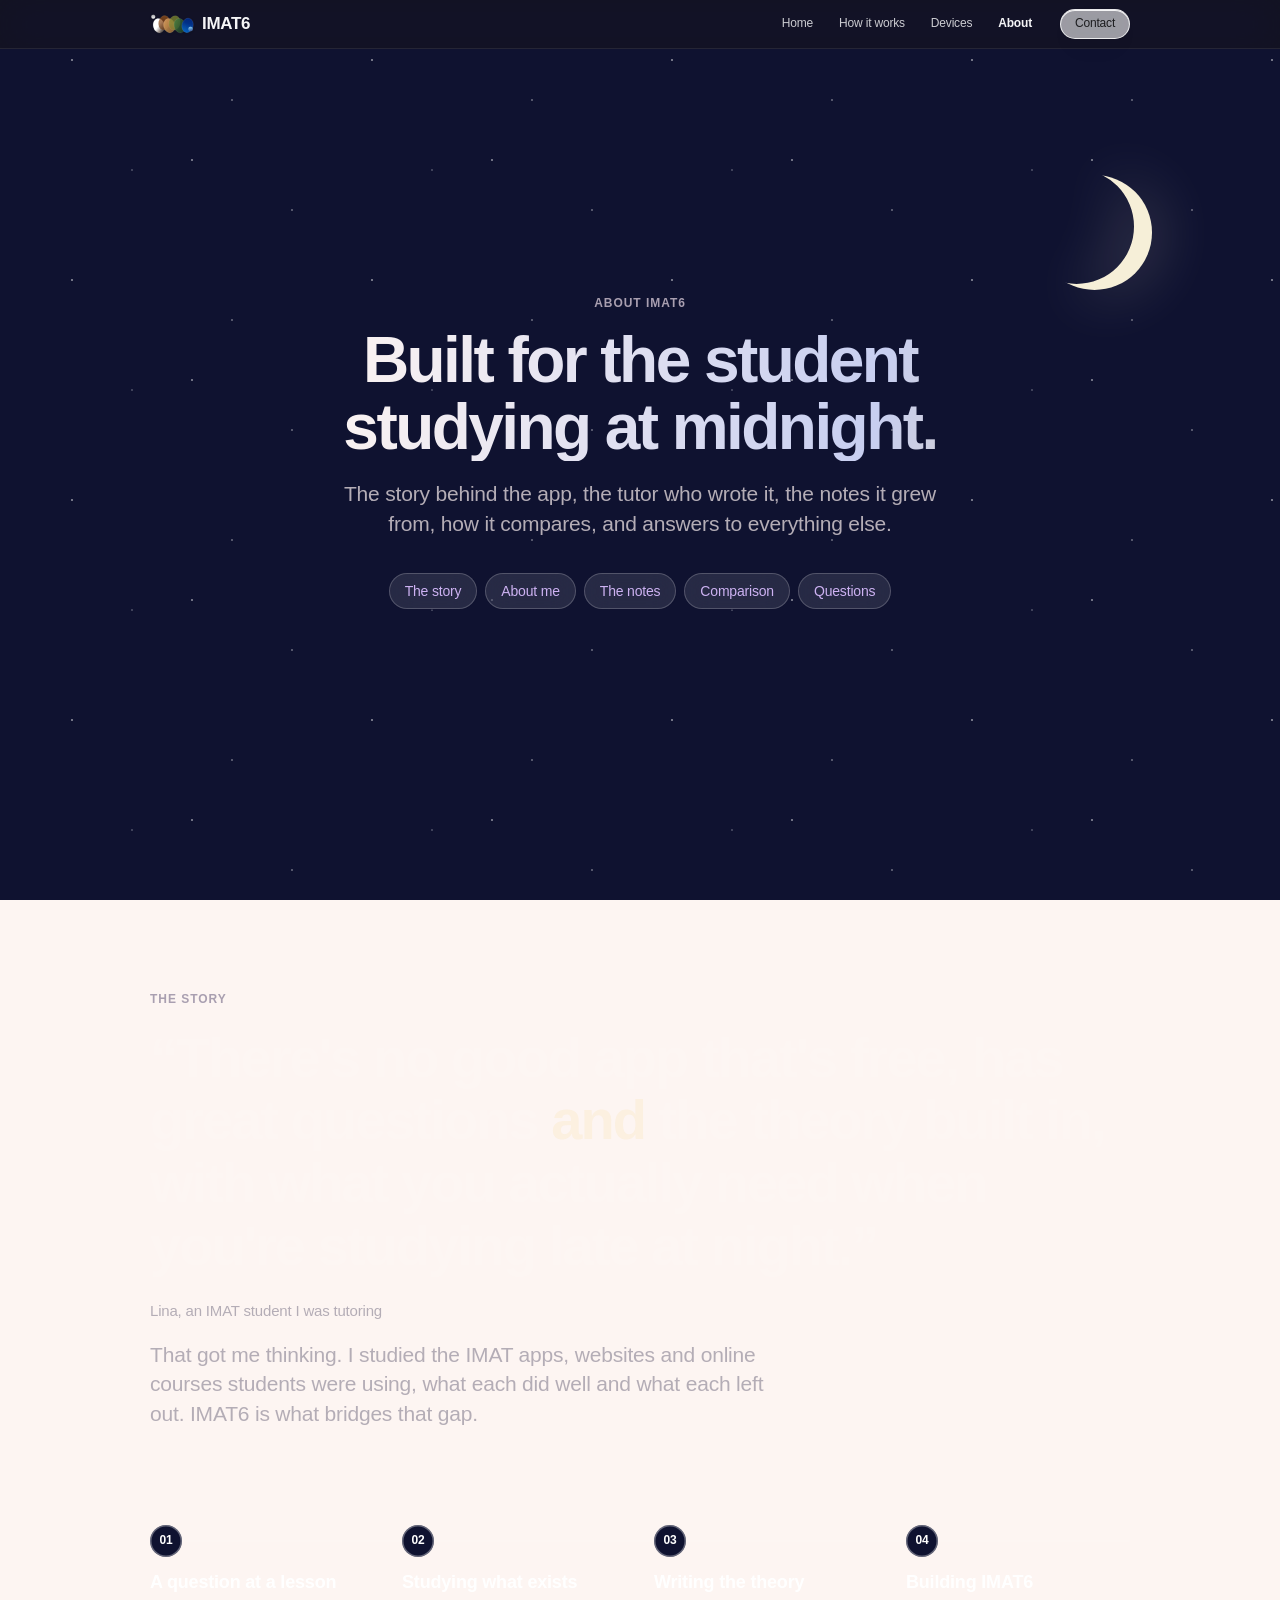
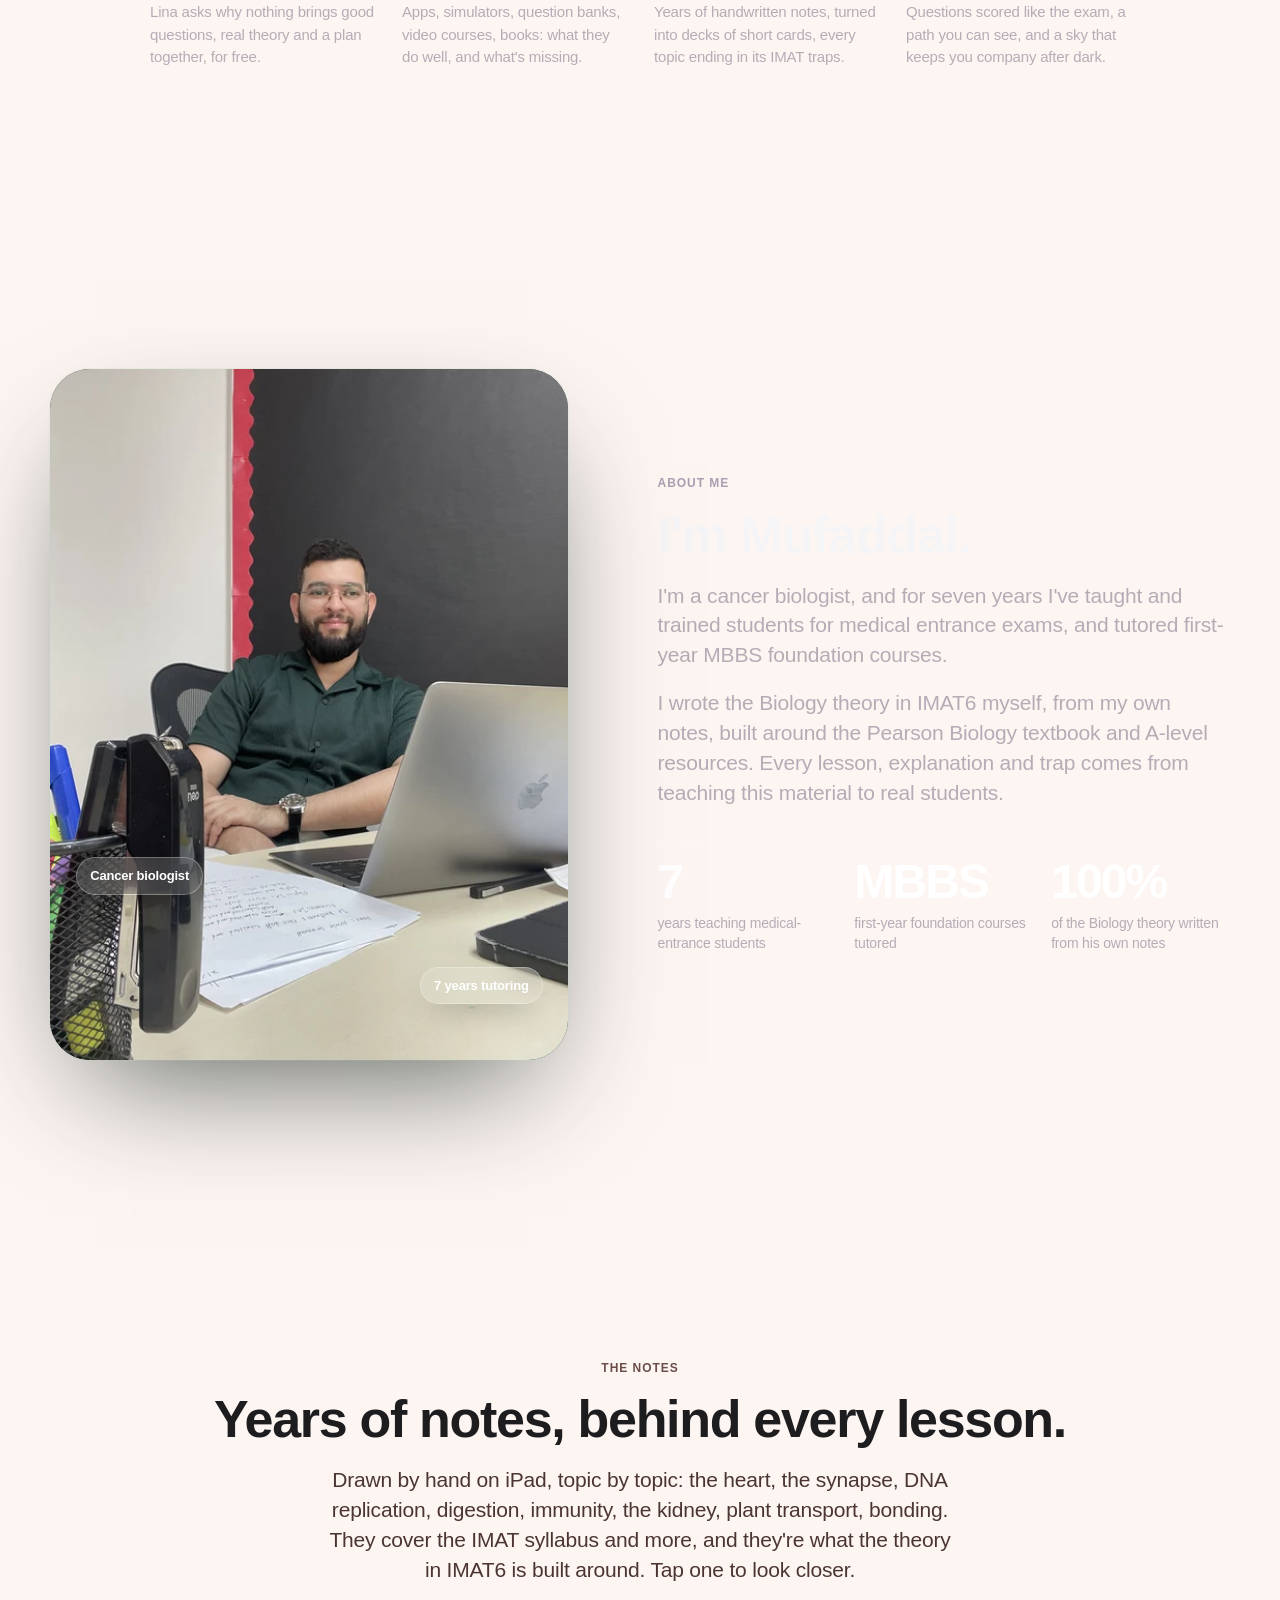
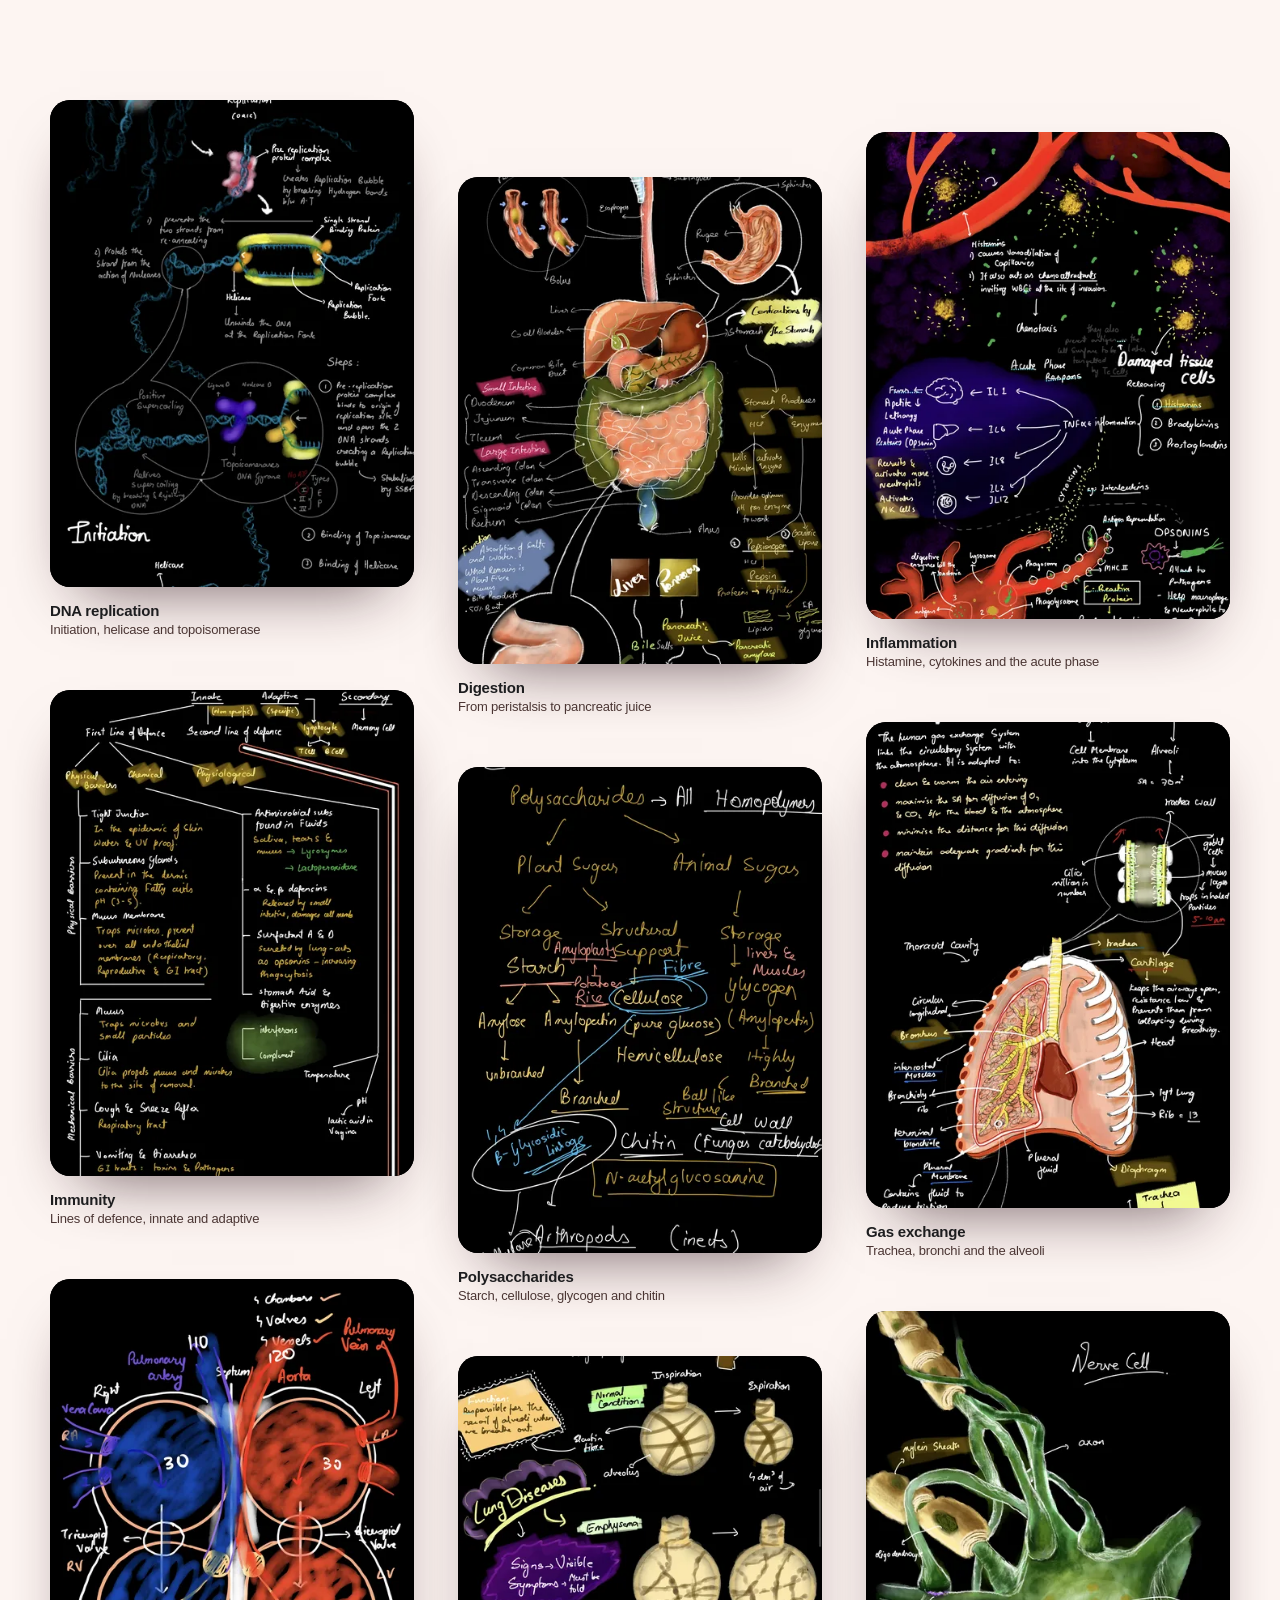
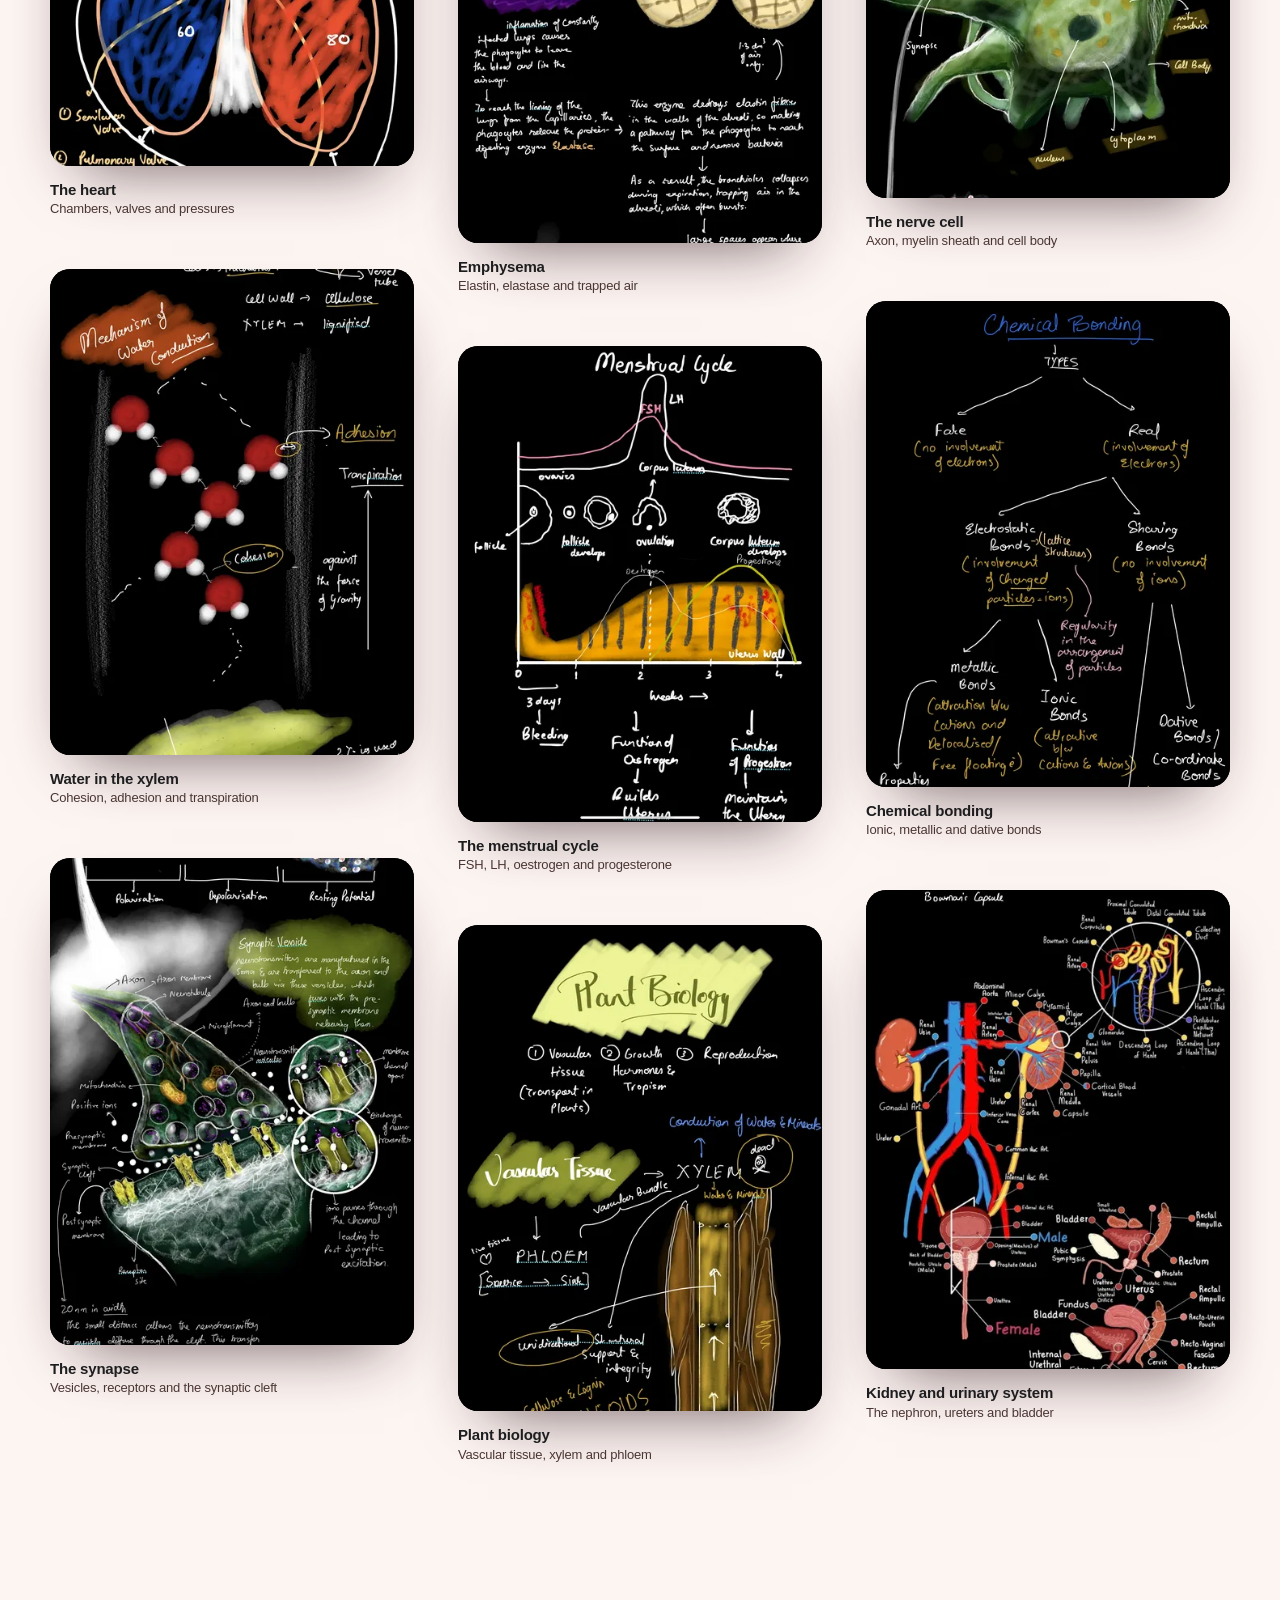
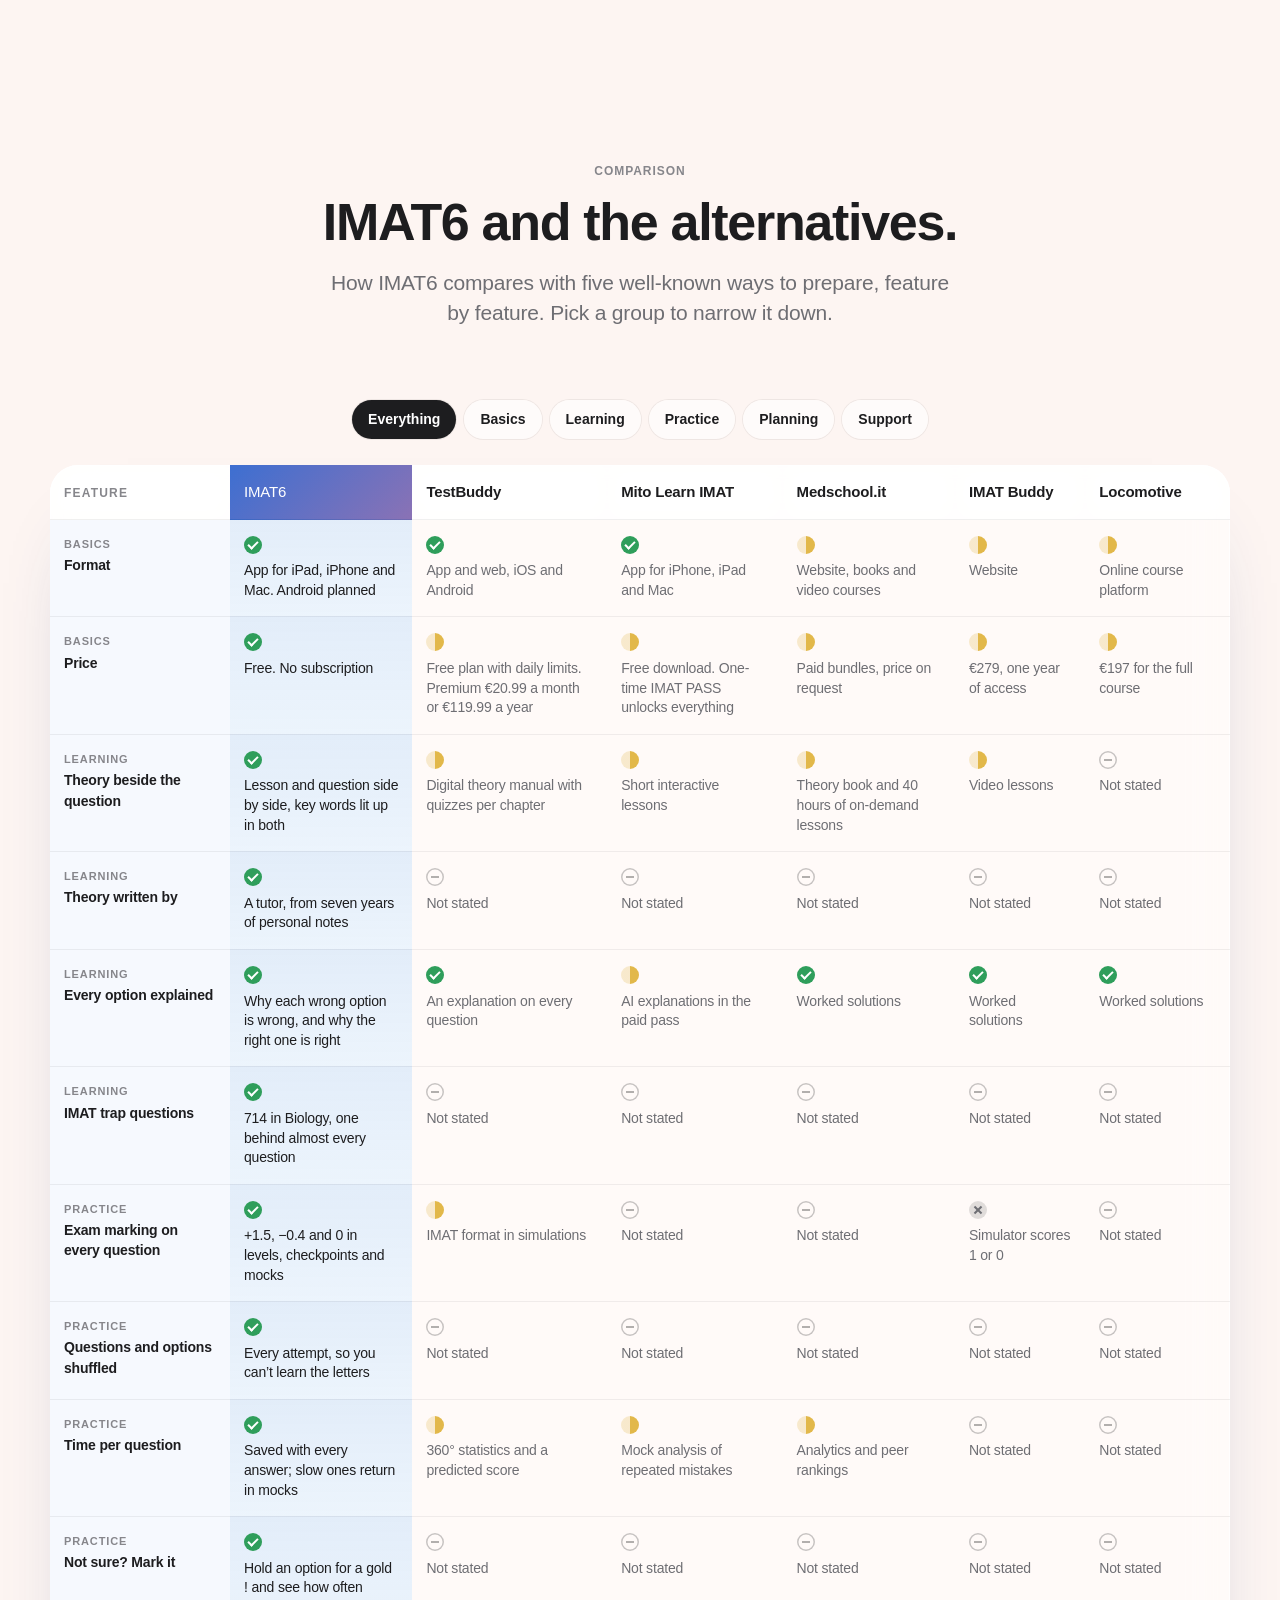
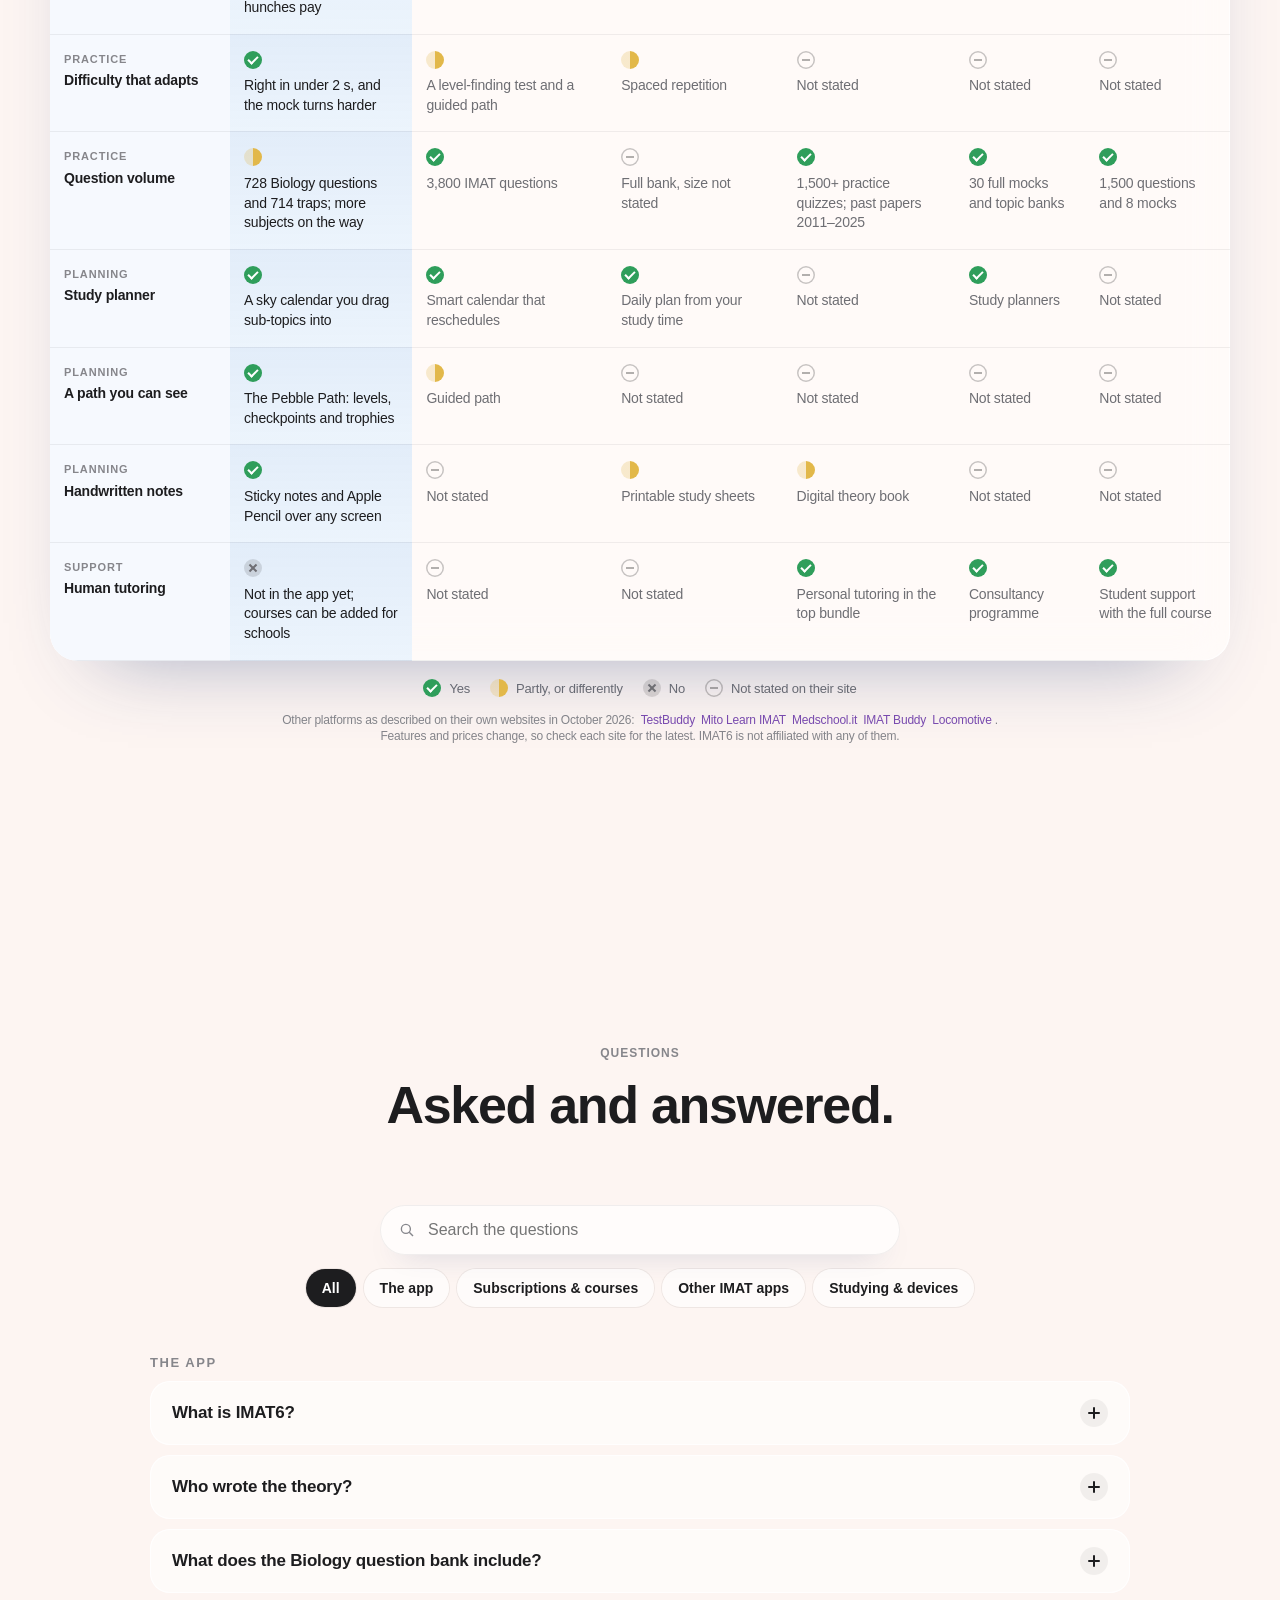
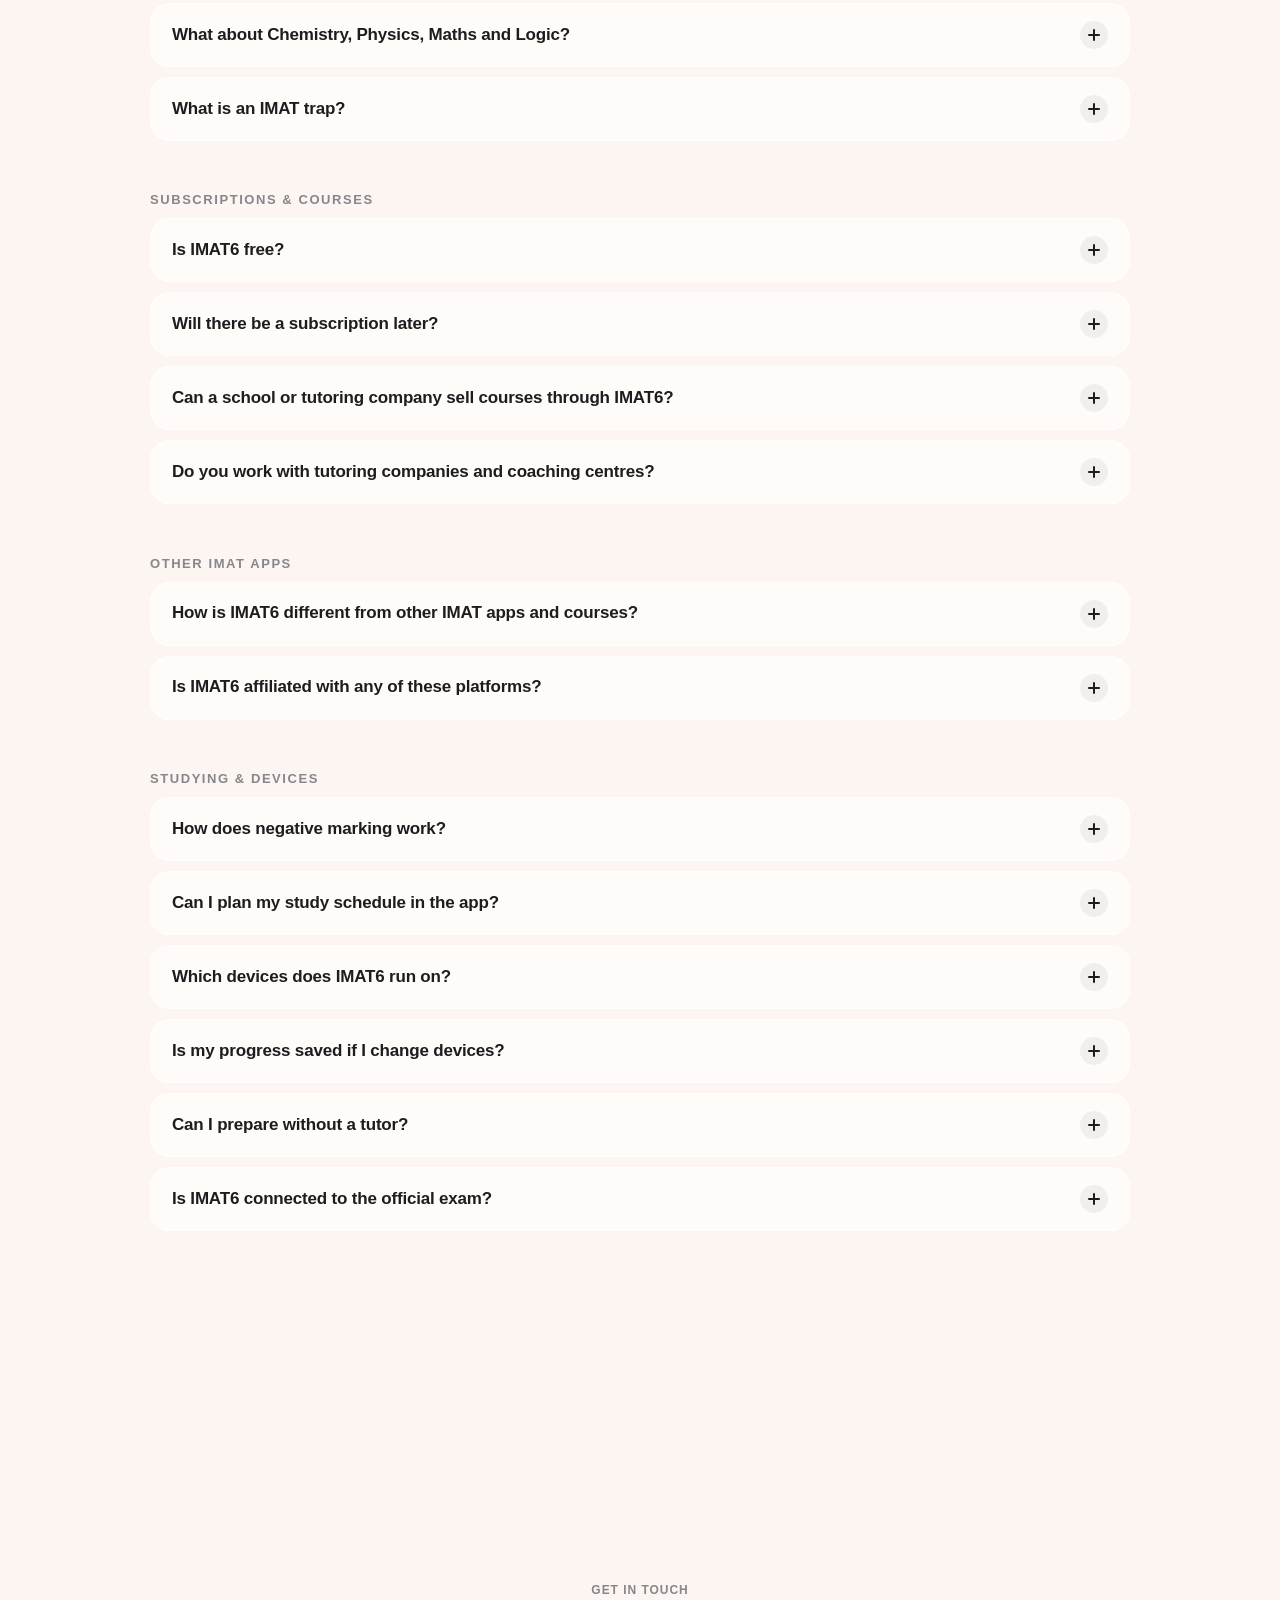
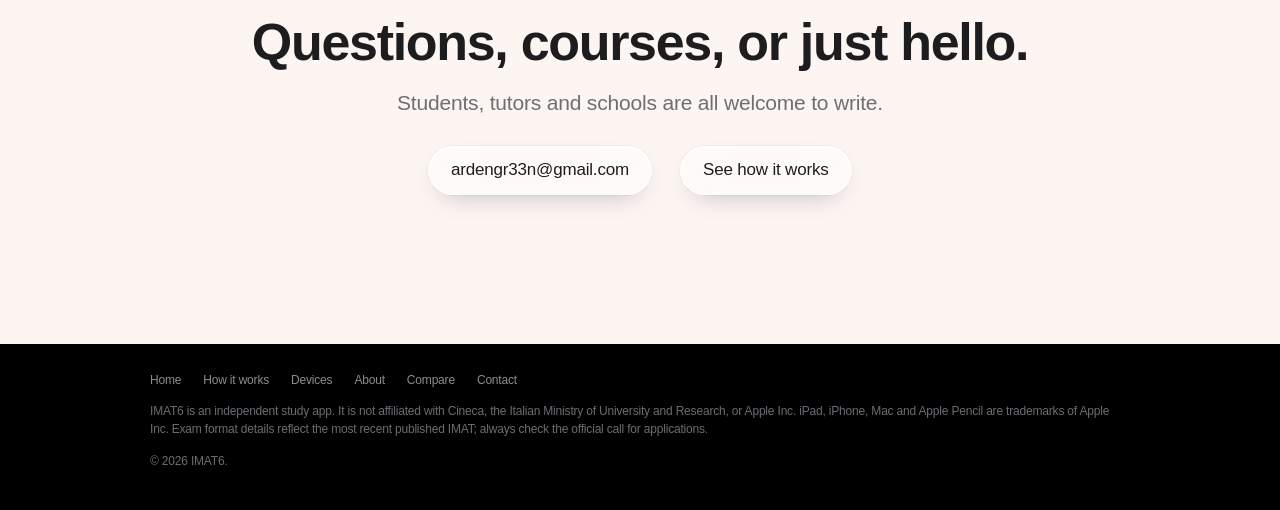
<file: about.html>
<!doctype html>
<html lang="en"><head><meta charset="utf-8"><meta name="viewport" content="width=device-width, initial-scale=1, viewport-fit=cover">
<script>(function(){try{var v=sessionStorage.getItem("imat6-vt");if(!v)return;var d=document.documentElement,p=v.split(",");d.style.setProperty("--vx",p[0]);d.style.setProperty("--vy",p[1]);if(!("PageRevealEvent" in window))d.classList.add("vt-in");}catch(e){}})();</script>
<title>About IMAT6 · The Story, the Tutor and How It Compares with Other IMAT Apps</title>
<meta name="claude:viewport-fit-sides" content="cover">
<meta name="description" content="Why IMAT6 was built, the tutor and cancer biologist who wrote its Biology theory from his own notes, a full comparison with other IMAT apps and courses, and answers on subscriptions and courses.">
<meta property="og:title" content="About IMAT6 · The Story, the Tutor and How It Compares with Other IMAT Apps">
<meta property="og:description" content="Why IMAT6 was built, the tutor and cancer biologist who wrote its Biology theory from his own notes, a full comparison with other IMAT apps and courses, and answers on subscriptions and courses.">
<link rel="stylesheet" href="about.css?v=1792106897"><link rel="stylesheet" href="style.css?v=1792106897">
<script type="application/ld+json">{"@context": "https://schema.org", "@type": "FAQPage", "mainEntity": [{"@type": "Question", "name": "What is IMAT6?", "acceptedAnswer": {"@type": "Answer", "text": "IMAT6 is an IMAT preparation app for self-study. It turns the IMAT syllabus into a path of lessons, practice questions, trap questions and timed mock tests, and runs on iPad, iPhone and Mac."}}, {"@type": "Question", "name": "Who wrote the theory?", "acceptedAnswer": {"@type": "Answer", "text": "Mufaddal, a cancer biologist and medical-entrance tutor of seven years, wrote the Biology theory himself from his own notes, built around the Pearson Biology textbook and A-level resources."}}, {"@type": "Question", "name": "What does the Biology question bank include?", "acceptedAnswer": {"@type": "Answer", "text": "Biology is complete: 7 units, 53 levels, 728 practice questions with an explanation for every option, 714 IMAT trap questions, and a 23-question Biology mock in 39 minutes."}}, {"@type": "Question", "name": "What about Chemistry, Physics, Maths and Logic?", "acceptedAnswer": {"@type": "Answer", "text": "Chemistry lessons are in place across its six units, with practice questions on the way. Physics, Maths & Logic, and Reading & Comprehension come next, each with its own timed mock."}}, {"@type": "Question", "name": "What is an IMAT trap?", "acceptedAnswer": {"@type": "Answer", "text": "A question written around a mistake the IMAT tends to test, such as assuming two isomers behave identically. Each trap explains why every option is right or wrong."}}, {"@type": "Question", "name": "Is IMAT6 free?", "acceptedAnswer": {"@type": "Answer", "text": "Yes. There are no subscriptions today: the lessons, questions, traps, mocks and planner are all in the app."}}, {"@type": "Question", "name": "Will there be a subscription later?", "acceptedAnswer": {"@type": "Answer", "text": "Subscriptions are not part of IMAT6 today. The app is built so they can be added later if needed, and any change would be announced in the app before it happens."}}, {"@type": "Question", "name": "Can a school or tutoring company sell courses through IMAT6?", "acceptedAnswer": {"@type": "Answer", "text": "Yes, that is planned for. Courses and content packs can be built around a company's requirements, from a single subject to a full IMAT programme, and offered to its students inside the app. Write to ardengr33n@gmail.com to talk about it."}}, {"@type": "Question", "name": "Do you work with tutoring companies and coaching centres?", "acceptedAnswer": {"@type": "Answer", "text": "Yes. If you run IMAT courses and want your students to use IMAT6, write to ardengr33n@gmail.com."}}, {"@type": "Question", "name": "How is IMAT6 different from other IMAT apps and courses?", "acceptedAnswer": {"@type": "Answer", "text": "There are good IMAT resources already. Some examples, as described on their own websites in October 2026: TestBuddy · an app and website for Italian admission tests, with an IMAT simulator, about 3,800 IMAT questions, a digital theory manual, a smart calendar and an AI assistant. A free plan has daily limits; Premium is a subscription. Mito Learn IMAT · an Apple app with short interactive lessons, a question bank, timed mocks, a daily plan and spaced repetition, unlocked by a one-time IMAT PASS. Medschool.it · question banks of 1,500+ quizzes, past papers from 2011 to 2025, an Essential Theory book, on-demand lessons, analytics with peer rankings, and tutoring in paid bundles. IMAT Buddy · a website course with video lessons, question banks, 30 full simulations and past papers, sold for one year of access. Locomotive · an online review course with 1,500 questions, 8 full-length mocks and worked solutions. IMAT6 is built differently. It is free, and the theory sits beside the question, written by a tutor from his own notes. Every question is scored with the exam's +1.5, −0.4 and 0. Questions and options reshuffle on every attempt. Each answer is timed, and slow ones return in your mocks. You can hold an option to mark it as a guess. Right answers in under two seconds make the next mock harder. And 714 trap questions target the IMAT's favourite mistakes. See the full comparison."}}, {"@type": "Question", "name": "Is IMAT6 affiliated with any of these platforms?", "acceptedAnswer": {"@type": "Answer", "text": "No. IMAT6 is independent and has no connection with the platforms named on this page. Their features and prices change, so check their own websites for the latest."}}, {"@type": "Question", "name": "How does negative marking work?", "acceptedAnswer": {"@type": "Answer", "text": "The IMAT gives +1.5 for a correct answer, −0.4 for a wrong one and 0 for a blank. IMAT6 scores every practice question the same way, so you learn when a guess is worth it."}}, {"@type": "Question", "name": "Can I plan my study schedule in the app?", "acceptedAnswer": {"@type": "Answer", "text": "Yes. The sky calendar lets you place any sub-topics into your day at a start time, and each study block fills as you finish its questions."}}, {"@type": "Question", "name": "Which devices does IMAT6 run on?", "acceptedAnswer": {"@type": "Answer", "text": "It's designed for iPad in landscape and also runs on iPhone and Mac. Apple Pencil works for handwritten notes. An Android version is planned for Google Play."}}, {"@type": "Question", "name": "Is my progress saved if I change devices?", "acceptedAnswer": {"@type": "Answer", "text": "Yes. Your progress is saved to your account, so when you sign in on another device you start where you left off."}}, {"@type": "Question", "name": "Can I prepare without a tutor?", "acceptedAnswer": {"@type": "Answer", "text": "Yes. IMAT6 is built for self-study: a fixed route through the syllabus, explanations for every option, and mocks that show where you stand."}}, {"@type": "Question", "name": "Is IMAT6 connected to the official exam?", "acceptedAnswer": {"@type": "Answer", "text": "No. IMAT6 is an independent study app and is not affiliated with Cineca or the Italian Ministry of University and Research."}}]}</script>
</head><body>
<header class="nav band"><div class="nav-in">
<a class="brand" href="index.html"><svg class="brand-logo" viewBox="200 600 1600 740" width="44" height="20" aria-hidden="true"><defs><linearGradient id="lg0" x1="0.5" y1="0" x2="0.5" y2="1"><stop offset="0" stop-color="#A9A9AB"/><stop offset="1" stop-color="#F6F6F6"/></linearGradient><linearGradient id="lg1" x1="0.25" y1="0.1" x2="0.85" y2="0.95"><stop offset="0" stop-color="#FFFFFF"/><stop offset="0.42" stop-color="#FFFFFF"/><stop offset="0.68" stop-color="#A59C97"/><stop offset="1" stop-color="#2E2420"/></linearGradient><linearGradient id="lg2" x1="0.5" y1="0" x2="0.5" y2="1"><stop offset="0" stop-color="#9E5618"/><stop offset="0.55" stop-color="#88491A"/><stop offset="1" stop-color="#6A3A14"/></linearGradient><linearGradient id="lg3" x1="0" y1="0" x2="1" y2="1"><stop offset="0" stop-color="#E8AE6E"/><stop offset="0.5" stop-color="#C08A4A"/><stop offset="1" stop-color="#8A6432"/></linearGradient><linearGradient id="lg4" x1="0.5" y1="0" x2="0.5" y2="1"><stop offset="0" stop-color="#7E8A2E"/><stop offset="0.6" stop-color="#8C8C36"/><stop offset="1" stop-color="#8A7E30"/></linearGradient><linearGradient id="lg5" x1="0" y1="0" x2="1" y2="1"><stop offset="0" stop-color="#4C8646"/><stop offset="0.55" stop-color="#2E5A30"/><stop offset="1" stop-color="#1C3A20"/></linearGradient><linearGradient id="lg6" x1="0.5" y1="0" x2="0.5" y2="1"><stop offset="0" stop-color="#032A82"/><stop offset="0.35" stop-color="#02338E"/><stop offset="1" stop-color="#0569CA"/></linearGradient><linearGradient id="lg7" x1="0.4" y1="0" x2="0.6" y2="1"><stop offset="0" stop-color="#88CEF4"/><stop offset="0.5" stop-color="#5E98D0"/><stop offset="1" stop-color="#2C5290"/></linearGradient></defs><ellipse cx="307" cy="700" rx="74.0" ry="74.0" fill="url(#lg0)" opacity="1" stroke="rgba(255,255,255,.5)" stroke-width="6" transform="rotate(0 307 700)"/><ellipse cx="514" cy="1032" rx="210.0" ry="271.0" fill="url(#lg1)" opacity="1" stroke="rgba(255,255,255,.5)" stroke-width="6" transform="rotate(-13 514 1032)"/><ellipse cx="709" cy="927" rx="210.0" ry="271.0" fill="url(#lg2)" opacity="0.72" stroke="rgba(255,255,255,.5)" stroke-width="6" transform="rotate(13 709 927)"/><ellipse cx="899" cy="1032" rx="210.0" ry="271.0" fill="url(#lg3)" opacity="0.84" stroke="rgba(255,255,255,.5)" stroke-width="6" transform="rotate(-13 899 1032)"/><ellipse cx="1093" cy="930" rx="210.0" ry="271.0" fill="url(#lg4)" opacity="0.74" stroke="rgba(255,255,255,.5)" stroke-width="6" transform="rotate(13 1093 930)"/><ellipse cx="1286" cy="1032" rx="210.0" ry="271.0" fill="url(#lg5)" opacity="0.82" stroke="rgba(255,255,255,.5)" stroke-width="6" transform="rotate(-13 1286 1032)"/><ellipse cx="1575" cy="1021" rx="210.0" ry="271.0" fill="url(#lg6)" opacity="0.94" stroke="rgba(255,255,255,.5)" stroke-width="6" transform="rotate(13 1575 1021)"/><ellipse cx="1688" cy="1152" rx="82.0" ry="82.0" fill="url(#lg7)" opacity="0.96" stroke="rgba(255,255,255,.5)" stroke-width="6" transform="rotate(0 1688 1152)"/></svg>IMAT6</a>
<nav class="nav-links" aria-label="Site"><a href="index.html">Home</a><a href="how-it-works.html">How it works</a><a href="devices.html">Devices</a><a href="about.html" aria-current="page">About</a></nav>
<button class="menu-btn" id="menu-btn" aria-expanded="false" aria-controls="mobile-menu" aria-label="Menu"><svg width="18" height="12" viewBox="0 0 18 12" fill="none" stroke="currentColor" stroke-width="1.6"><path d="M1 2h16M1 10h16"/></svg></button>
<a class="pill" href="index.html#contact">Contact</a>
</div><div class="mobile-menu wrap" id="mobile-menu" hidden><a href="index.html">Home</a><a href="how-it-works.html">How it works</a><a href="devices.html">Devices</a><a href="about.html">About</a></div></header>
<main><div id="skybg" aria-hidden="true"></div>

<!-- HERO · night -->
<section class="band hero ink-light ab-hero" data-sky="night">
  <div class="wrap">
    <p class="eyebrow">About IMAT6</p>
    <h1 class="sky-title ab-title">Built for the student<br>studying at midnight.</h1>
    <p class="lede" style="margin-inline:auto">The story behind the app, the tutor who wrote it, the notes it grew from, how it compares, and answers to everything else.</p>
    <nav class="ab-jump" aria-label="On this page"><a href="#story">The story</a><a href="#me">About me</a><a href="#notes">The notes</a><a href="#compare">Comparison</a><a href="#faq">Questions</a></nav>
  </div>
  <div class="ab-moon" aria-hidden="true"></div>
</section>

<!-- STORY · night -->
<section class="band section ink-light" id="story" data-sky="night">
  <div class="wrap">
    <p class="eyebrow rv">The story</p>
    <blockquote class="ab-quote rv"><p>“There's no good app that's free, has great questions <em>and</em> the theory built in, with what you actually need when you're studying late at night.”</p><cite>Lina, an IMAT student I was tutoring</cite></blockquote>
    <p class="lede rv ab-say">That got me thinking. I studied the IMAT apps, websites and online courses students were using, what each did well and what each left out. IMAT6 is what bridges that gap.</p>
    <ol class="ab-time" id="ab-time">
      <li class="rv"><span>01</span><b>A question at a lesson</b><p>Lina asks why nothing brings good questions, real theory and a plan together, for free.</p></li>
      <li class="rv"><span>02</span><b>Studying what exists</b><p>Apps, simulators, question banks, video courses, books: what they do well, and what's missing.</p></li>
      <li class="rv"><span>03</span><b>Writing the theory</b><p>Years of handwritten notes, turned into decks of short cards, every topic ending in its IMAT traps.</p></li>
      <li class="rv"><span>04</span><b>Building IMAT6</b><p>Questions scored like the exam, a path you can see, and a sky that keeps you company after dark.</p></li>
    </ol>
  </div>
</section>

<!-- ME · ember -->
<section class="band section ink-light" id="me" data-sky="shirt">
  <div class="wrap-wide ab-me">
    <div class="ab-portrait rv">
      <div class="ab-orb" aria-hidden="true"></div>
      <img src="img/mufaddal-s.webp" srcset="img/mufaddal-s.webp 500w, img/mufaddal.webp 1000w" sizes="(max-width:820px) 80vw, 460px" alt="Mufaddal at his desk, the tutor and cancer biologist who built IMAT6">
      <span class="ab-badge b1">Cancer biologist</span><span class="ab-badge b2">7 years tutoring</span>
    </div>
    <div class="rv">
      <p class="eyebrow">About me</p>
      <h2>I'm Mufaddal.</h2>
      <p class="lede">I'm a cancer biologist, and for seven years I've taught and trained students for medical entrance exams, and tutored first-year MBBS foundation courses.</p>
      <p class="lede">I wrote the Biology theory in IMAT6 myself, from my own notes, built around the Pearson Biology textbook and A-level resources. Every lesson, explanation and trap comes from teaching this material to real students.</p>
      <dl class="ab-stats">
        <div><dt data-count="7">7</dt><dd>years teaching medical-entrance students</dd></div>
        <div><dt>MBBS</dt><dd>first-year foundation courses tutored</dd></div>
        <div><dt>100%</dt><dd>of the Biology theory written from his own notes</dd></div>
      </dl>
    </div>
  </div>
</section>

<!-- NOTES · dusk -->
<section class="band section ink-dusk" id="notes" data-sky="dusk">
  <div class="wrap head rv center">
    <p class="eyebrow">The notes</p>
    <h2>Years of notes, behind every lesson.</h2>
    <p class="lede" style="margin-inline:auto">Drawn by hand on iPad, topic by topic: the heart, the synapse, DNA replication, digestion, immunity, the kidney, plant transport, bonding. They cover the IMAT syllabus and more, and they're what the theory in IMAT6 is built around. Tap one to look closer.</p>
  </div>
  <div class="wrap-wide"><div class="nwall" id="nwall"><div class="nw-col" data-speed="-.06"><figure class="nt" data-i="0"><button type="button" aria-label="Open the note on DNA replication"><img src="img/n-dna-replication-s.webp" srcset="img/n-dna-replication-s.webp 450w, img/n-dna-replication.webp 900w" sizes="(max-width:700px) 46vw, 300px" alt="Handwritten iPad note on DNA replication: Initiation, helicase and topoisomerase" loading="lazy" draggable="false"></button><figcaption><b>DNA replication</b>Initiation, helicase and topoisomerase</figcaption></figure><figure class="nt" data-i="3"><button type="button" aria-label="Open the note on Immunity"><img src="img/n-immunity-s.webp" srcset="img/n-immunity-s.webp 450w, img/n-immunity.webp 900w" sizes="(max-width:700px) 46vw, 300px" alt="Handwritten iPad note on Immunity: Lines of defence, innate and adaptive" loading="lazy" draggable="false"></button><figcaption><b>Immunity</b>Lines of defence, innate and adaptive</figcaption></figure><figure class="nt" data-i="9"><button type="button" aria-label="Open the note on The heart"><img src="img/n-heart-s.webp" srcset="img/n-heart-s.webp 450w, img/n-heart.webp 900w" sizes="(max-width:700px) 46vw, 300px" alt="Handwritten iPad note on The heart: Chambers, valves and pressures" loading="lazy" draggable="false"></button><figcaption><b>The heart</b>Chambers, valves and pressures</figcaption></figure><figure class="nt" data-i="6"><button type="button" aria-label="Open the note on Water in the xylem"><img src="img/n-water-s.webp" srcset="img/n-water-s.webp 450w, img/n-water.webp 900w" sizes="(max-width:700px) 46vw, 300px" alt="Handwritten iPad note on Water in the xylem: Cohesion, adhesion and transpiration" loading="lazy" draggable="false"></button><figcaption><b>Water in the xylem</b>Cohesion, adhesion and transpiration</figcaption></figure><figure class="nt" data-i="12"><button type="button" aria-label="Open the note on The synapse"><img src="img/n-synapse-s.webp" srcset="img/n-synapse-s.webp 450w, img/n-synapse.webp 900w" sizes="(max-width:700px) 46vw, 300px" alt="Handwritten iPad note on The synapse: Vesicles, receptors and the synaptic cleft" loading="lazy" draggable="false"></button><figcaption><b>The synapse</b>Vesicles, receptors and the synaptic cleft</figcaption></figure></div><div class="nw-col" data-speed=".08"><figure class="nt" data-i="1"><button type="button" aria-label="Open the note on Digestion"><img src="img/n-digestion-s.webp" srcset="img/n-digestion-s.webp 450w, img/n-digestion.webp 900w" sizes="(max-width:700px) 46vw, 300px" alt="Handwritten iPad note on Digestion: From peristalsis to pancreatic juice" loading="lazy" draggable="false"></button><figcaption><b>Digestion</b>From peristalsis to pancreatic juice</figcaption></figure><figure class="nt" data-i="10"><button type="button" aria-label="Open the note on Polysaccharides"><img src="img/n-polysaccharides-s.webp" srcset="img/n-polysaccharides-s.webp 450w, img/n-polysaccharides.webp 900w" sizes="(max-width:700px) 46vw, 300px" alt="Handwritten iPad note on Polysaccharides: Starch, cellulose, glycogen and chitin" loading="lazy" draggable="false"></button><figcaption><b>Polysaccharides</b>Starch, cellulose, glycogen and chitin</figcaption></figure><figure class="nt" data-i="4"><button type="button" aria-label="Open the note on Emphysema"><img src="img/n-emphysema-s.webp" srcset="img/n-emphysema-s.webp 450w, img/n-emphysema.webp 900w" sizes="(max-width:700px) 46vw, 300px" alt="Handwritten iPad note on Emphysema: Elastin, elastase and trapped air" loading="lazy" draggable="false"></button><figcaption><b>Emphysema</b>Elastin, elastase and trapped air</figcaption></figure><figure class="nt" data-i="13"><button type="button" aria-label="Open the note on The menstrual cycle"><img src="img/n-menstrual-s.webp" srcset="img/n-menstrual-s.webp 450w, img/n-menstrual.webp 900w" sizes="(max-width:700px) 46vw, 300px" alt="Handwritten iPad note on The menstrual cycle: FSH, LH, oestrogen and progesterone" loading="lazy" draggable="false"></button><figcaption><b>The menstrual cycle</b>FSH, LH, oestrogen and progesterone</figcaption></figure><figure class="nt" data-i="7"><button type="button" aria-label="Open the note on Plant biology"><img src="img/n-plant-s.webp" srcset="img/n-plant-s.webp 450w, img/n-plant.webp 900w" sizes="(max-width:700px) 46vw, 300px" alt="Handwritten iPad note on Plant biology: Vascular tissue, xylem and phloem" loading="lazy" draggable="false"></button><figcaption><b>Plant biology</b>Vascular tissue, xylem and phloem</figcaption></figure></div><div class="nw-col" data-speed="-.03"><figure class="nt" data-i="2"><button type="button" aria-label="Open the note on Inflammation"><img src="img/n-inflammation-s.webp" srcset="img/n-inflammation-s.webp 450w, img/n-inflammation.webp 900w" sizes="(max-width:700px) 46vw, 300px" alt="Handwritten iPad note on Inflammation: Histamine, cytokines and the acute phase" loading="lazy" draggable="false"></button><figcaption><b>Inflammation</b>Histamine, cytokines and the acute phase</figcaption></figure><figure class="nt" data-i="5"><button type="button" aria-label="Open the note on Gas exchange"><img src="img/n-gas-exchange-s.webp" srcset="img/n-gas-exchange-s.webp 450w, img/n-gas-exchange.webp 900w" sizes="(max-width:700px) 46vw, 300px" alt="Handwritten iPad note on Gas exchange: Trachea, bronchi and the alveoli" loading="lazy" draggable="false"></button><figcaption><b>Gas exchange</b>Trachea, bronchi and the alveoli</figcaption></figure><figure class="nt" data-i="11"><button type="button" aria-label="Open the note on The nerve cell"><img src="img/n-nerve-cell-s.webp" srcset="img/n-nerve-cell-s.webp 450w, img/n-nerve-cell.webp 900w" sizes="(max-width:700px) 46vw, 300px" alt="Handwritten iPad note on The nerve cell: Axon, myelin sheath and cell body" loading="lazy" draggable="false"></button><figcaption><b>The nerve cell</b>Axon, myelin sheath and cell body</figcaption></figure><figure class="nt" data-i="8"><button type="button" aria-label="Open the note on Chemical bonding"><img src="img/n-bonding-s.webp" srcset="img/n-bonding-s.webp 450w, img/n-bonding.webp 900w" sizes="(max-width:700px) 46vw, 300px" alt="Handwritten iPad note on Chemical bonding: Ionic, metallic and dative bonds" loading="lazy" draggable="false"></button><figcaption><b>Chemical bonding</b>Ionic, metallic and dative bonds</figcaption></figure><figure class="nt" data-i="14"><button type="button" aria-label="Open the note on Kidney and urinary system"><img src="img/n-kidney-s.webp" srcset="img/n-kidney-s.webp 450w, img/n-kidney.webp 900w" sizes="(max-width:700px) 46vw, 300px" alt="Handwritten iPad note on Kidney and urinary system: The nephron, ureters and bladder" loading="lazy" draggable="false"></button><figcaption><b>Kidney and urinary system</b>The nephron, ureters and bladder</figcaption></figure></div></div></div>
</section>
<div class="nbox" id="nbox" hidden role="dialog" aria-modal="true" aria-label="Note"><button class="nb-x" type="button" aria-label="Close">×</button><button class="nb-p" type="button" aria-label="Previous note">‹</button><figure><img alt=""><figcaption></figcaption></figure><button class="nb-n" type="button" aria-label="Next note">›</button></div>

<!-- COMPARE · day -->
<section class="band section" id="compare" data-sky="day">
  <div class="wrap head rv center">
    <p class="eyebrow">Comparison</p>
    <h2>IMAT6 and the alternatives.</h2>
    <p class="lede" style="margin-inline:auto">How IMAT6 compares with five well-known ways to prepare, feature by feature. Pick a group to narrow it down.</p>
  </div>
  <div class="vs2-ctl rv" role="group" aria-label="Show"><button type="button" data-cat="all" aria-pressed="true">Everything</button><button type="button" data-cat="Basics" aria-pressed="false">Basics</button><button type="button" data-cat="Learning" aria-pressed="false">Learning</button><button type="button" data-cat="Practice" aria-pressed="false">Practice</button><button type="button" data-cat="Planning" aria-pressed="false">Planning</button><button type="button" data-cat="Support" aria-pressed="false">Support</button></div>
  <div class="wrap-wide"><div class="vs2-wrap rv"><table class="vs2"><thead><tr><th scope="col"><span class="vs2-k">Feature</span></th><th scope="col" class="me">IMAT6</th><th scope="col" class="">TestBuddy</th><th scope="col" class="">Mito Learn IMAT</th><th scope="col" class="">Medschool.it</th><th scope="col" class="">IMAT Buddy</th><th scope="col" class="">Locomotive</th></tr></thead><tbody><tr data-cat="Basics"><th scope="row"><small>Basics</small>Format</th><td class="me"><i class="st y" aria-label="Yes"></i><span>App for iPad, iPhone and Mac. Android planned</span></td><td class=""><i class="st y" aria-label="Yes"></i><span>App and web, iOS and Android</span></td><td class=""><i class="st y" aria-label="Yes"></i><span>App for iPhone, iPad and Mac</span></td><td class=""><i class="st p" aria-label="Partly"></i><span>Website, books and video courses</span></td><td class=""><i class="st p" aria-label="Partly"></i><span>Website</span></td><td class=""><i class="st p" aria-label="Partly"></i><span>Online course platform</span></td></tr><tr data-cat="Basics"><th scope="row"><small>Basics</small>Price</th><td class="me"><i class="st y" aria-label="Yes"></i><span>Free. No subscription</span></td><td class=""><i class="st p" aria-label="Partly"></i><span>Free plan with daily limits. Premium €20.99 a month or €119.99 a year</span></td><td class=""><i class="st p" aria-label="Partly"></i><span>Free download. One-time IMAT PASS unlocks everything</span></td><td class=""><i class="st p" aria-label="Partly"></i><span>Paid bundles, price on request</span></td><td class=""><i class="st p" aria-label="Partly"></i><span>€279, one year of access</span></td><td class=""><i class="st p" aria-label="Partly"></i><span>€197 for the full course</span></td></tr><tr data-cat="Learning"><th scope="row"><small>Learning</small>Theory beside the question</th><td class="me"><i class="st y" aria-label="Yes"></i><span>Lesson and question side by side, key words lit up in both</span></td><td class=""><i class="st p" aria-label="Partly"></i><span>Digital theory manual with quizzes per chapter</span></td><td class=""><i class="st p" aria-label="Partly"></i><span>Short interactive lessons</span></td><td class=""><i class="st p" aria-label="Partly"></i><span>Theory book and 40 hours of on-demand lessons</span></td><td class=""><i class="st p" aria-label="Partly"></i><span>Video lessons</span></td><td class=""><i class="st q" aria-label="Not stated"></i><span>Not stated</span></td></tr><tr data-cat="Learning"><th scope="row"><small>Learning</small>Theory written by</th><td class="me"><i class="st y" aria-label="Yes"></i><span>A tutor, from seven years of personal notes</span></td><td class=""><i class="st q" aria-label="Not stated"></i><span>Not stated</span></td><td class=""><i class="st q" aria-label="Not stated"></i><span>Not stated</span></td><td class=""><i class="st q" aria-label="Not stated"></i><span>Not stated</span></td><td class=""><i class="st q" aria-label="Not stated"></i><span>Not stated</span></td><td class=""><i class="st q" aria-label="Not stated"></i><span>Not stated</span></td></tr><tr data-cat="Learning"><th scope="row"><small>Learning</small>Every option explained</th><td class="me"><i class="st y" aria-label="Yes"></i><span>Why each wrong option is wrong, and why the right one is right</span></td><td class=""><i class="st y" aria-label="Yes"></i><span>An explanation on every question</span></td><td class=""><i class="st p" aria-label="Partly"></i><span>AI explanations in the paid pass</span></td><td class=""><i class="st y" aria-label="Yes"></i><span>Worked solutions</span></td><td class=""><i class="st y" aria-label="Yes"></i><span>Worked solutions</span></td><td class=""><i class="st y" aria-label="Yes"></i><span>Worked solutions</span></td></tr><tr data-cat="Learning"><th scope="row"><small>Learning</small>IMAT trap questions</th><td class="me"><i class="st y" aria-label="Yes"></i><span>714 in Biology, one behind almost every question</span></td><td class=""><i class="st q" aria-label="Not stated"></i><span>Not stated</span></td><td class=""><i class="st q" aria-label="Not stated"></i><span>Not stated</span></td><td class=""><i class="st q" aria-label="Not stated"></i><span>Not stated</span></td><td class=""><i class="st q" aria-label="Not stated"></i><span>Not stated</span></td><td class=""><i class="st q" aria-label="Not stated"></i><span>Not stated</span></td></tr><tr data-cat="Practice"><th scope="row"><small>Practice</small>Exam marking on every question</th><td class="me"><i class="st y" aria-label="Yes"></i><span>+1.5, −0.4 and 0 in levels, checkpoints and mocks</span></td><td class=""><i class="st p" aria-label="Partly"></i><span>IMAT format in simulations</span></td><td class=""><i class="st q" aria-label="Not stated"></i><span>Not stated</span></td><td class=""><i class="st q" aria-label="Not stated"></i><span>Not stated</span></td><td class=""><i class="st n" aria-label="No"></i><span>Simulator scores 1 or 0</span></td><td class=""><i class="st q" aria-label="Not stated"></i><span>Not stated</span></td></tr><tr data-cat="Practice"><th scope="row"><small>Practice</small>Questions and options shuffled</th><td class="me"><i class="st y" aria-label="Yes"></i><span>Every attempt, so you can’t learn the letters</span></td><td class=""><i class="st q" aria-label="Not stated"></i><span>Not stated</span></td><td class=""><i class="st q" aria-label="Not stated"></i><span>Not stated</span></td><td class=""><i class="st q" aria-label="Not stated"></i><span>Not stated</span></td><td class=""><i class="st q" aria-label="Not stated"></i><span>Not stated</span></td><td class=""><i class="st q" aria-label="Not stated"></i><span>Not stated</span></td></tr><tr data-cat="Practice"><th scope="row"><small>Practice</small>Time per question</th><td class="me"><i class="st y" aria-label="Yes"></i><span>Saved with every answer; slow ones return in mocks</span></td><td class=""><i class="st p" aria-label="Partly"></i><span>360° statistics and a predicted score</span></td><td class=""><i class="st p" aria-label="Partly"></i><span>Mock analysis of repeated mistakes</span></td><td class=""><i class="st p" aria-label="Partly"></i><span>Analytics and peer rankings</span></td><td class=""><i class="st q" aria-label="Not stated"></i><span>Not stated</span></td><td class=""><i class="st q" aria-label="Not stated"></i><span>Not stated</span></td></tr><tr data-cat="Practice"><th scope="row"><small>Practice</small>Not sure? Mark it</th><td class="me"><i class="st y" aria-label="Yes"></i><span>Hold an option for a gold ! and see how often hunches pay</span></td><td class=""><i class="st q" aria-label="Not stated"></i><span>Not stated</span></td><td class=""><i class="st q" aria-label="Not stated"></i><span>Not stated</span></td><td class=""><i class="st q" aria-label="Not stated"></i><span>Not stated</span></td><td class=""><i class="st q" aria-label="Not stated"></i><span>Not stated</span></td><td class=""><i class="st q" aria-label="Not stated"></i><span>Not stated</span></td></tr><tr data-cat="Practice"><th scope="row"><small>Practice</small>Difficulty that adapts</th><td class="me"><i class="st y" aria-label="Yes"></i><span>Right in under 2 s, and the mock turns harder</span></td><td class=""><i class="st p" aria-label="Partly"></i><span>A level-finding test and a guided path</span></td><td class=""><i class="st p" aria-label="Partly"></i><span>Spaced repetition</span></td><td class=""><i class="st q" aria-label="Not stated"></i><span>Not stated</span></td><td class=""><i class="st q" aria-label="Not stated"></i><span>Not stated</span></td><td class=""><i class="st q" aria-label="Not stated"></i><span>Not stated</span></td></tr><tr data-cat="Practice"><th scope="row"><small>Practice</small>Question volume</th><td class="me"><i class="st p" aria-label="Partly"></i><span>728 Biology questions and 714 traps; more subjects on the way</span></td><td class=""><i class="st y" aria-label="Yes"></i><span>3,800 IMAT questions</span></td><td class=""><i class="st q" aria-label="Not stated"></i><span>Full bank, size not stated</span></td><td class=""><i class="st y" aria-label="Yes"></i><span>1,500+ practice quizzes; past papers 2011–2025</span></td><td class=""><i class="st y" aria-label="Yes"></i><span>30 full mocks and topic banks</span></td><td class=""><i class="st y" aria-label="Yes"></i><span>1,500 questions and 8 mocks</span></td></tr><tr data-cat="Planning"><th scope="row"><small>Planning</small>Study planner</th><td class="me"><i class="st y" aria-label="Yes"></i><span>A sky calendar you drag sub-topics into</span></td><td class=""><i class="st y" aria-label="Yes"></i><span>Smart calendar that reschedules</span></td><td class=""><i class="st y" aria-label="Yes"></i><span>Daily plan from your study time</span></td><td class=""><i class="st q" aria-label="Not stated"></i><span>Not stated</span></td><td class=""><i class="st y" aria-label="Yes"></i><span>Study planners</span></td><td class=""><i class="st q" aria-label="Not stated"></i><span>Not stated</span></td></tr><tr data-cat="Planning"><th scope="row"><small>Planning</small>A path you can see</th><td class="me"><i class="st y" aria-label="Yes"></i><span>The Pebble Path: levels, checkpoints and trophies</span></td><td class=""><i class="st p" aria-label="Partly"></i><span>Guided path</span></td><td class=""><i class="st q" aria-label="Not stated"></i><span>Not stated</span></td><td class=""><i class="st q" aria-label="Not stated"></i><span>Not stated</span></td><td class=""><i class="st q" aria-label="Not stated"></i><span>Not stated</span></td><td class=""><i class="st q" aria-label="Not stated"></i><span>Not stated</span></td></tr><tr data-cat="Planning"><th scope="row"><small>Planning</small>Handwritten notes</th><td class="me"><i class="st y" aria-label="Yes"></i><span>Sticky notes and Apple Pencil over any screen</span></td><td class=""><i class="st q" aria-label="Not stated"></i><span>Not stated</span></td><td class=""><i class="st p" aria-label="Partly"></i><span>Printable study sheets</span></td><td class=""><i class="st p" aria-label="Partly"></i><span>Digital theory book</span></td><td class=""><i class="st q" aria-label="Not stated"></i><span>Not stated</span></td><td class=""><i class="st q" aria-label="Not stated"></i><span>Not stated</span></td></tr><tr data-cat="Support"><th scope="row"><small>Support</small>Human tutoring</th><td class="me"><i class="st n" aria-label="No"></i><span>Not in the app yet; courses can be added for schools</span></td><td class=""><i class="st q" aria-label="Not stated"></i><span>Not stated</span></td><td class=""><i class="st q" aria-label="Not stated"></i><span>Not stated</span></td><td class=""><i class="st y" aria-label="Yes"></i><span>Personal tutoring in the top bundle</span></td><td class=""><i class="st y" aria-label="Yes"></i><span>Consultancy programme</span></td><td class=""><i class="st y" aria-label="Yes"></i><span>Student support with the full course</span></td></tr></tbody></table></div>
  <div class="vs2-key"><span><i class="st y"></i>Yes</span><span><i class="st p"></i>Partly, or differently</span><span><i class="st n"></i>No</span><span><i class="st q"></i>Not stated on their site</span></div>
  <p class="small vs2-src">Other platforms as described on their own websites in October 2026: <a href="https://testbuddy.it/test-medico-sanitari/imat" target="_blank" rel="noopener">TestBuddy</a><a href="https://iphoneaddict.fr/apps/education/mito-learn-imat-863.html" target="_blank" rel="noopener">Mito Learn IMAT</a><a href="https://medschool.it/self-study/imat-italy-preparation" target="_blank" rel="noopener">Medschool.it</a><a href="https://www.imatbuddy.com/imat-test-simulation/" target="_blank" rel="noopener">IMAT Buddy</a><a href="https://thisislocomotive.com/imat-2026-review-course/" target="_blank" rel="noopener">Locomotive</a>. Features and prices change, so check each site for the latest. IMAT6 is not affiliated with any of them.</p></div>
</section>

<!-- FAQ · morning -->
<section class="band section" id="faq" data-sky="morning">
  <div class="wrap">
    <div class="head rv center"><p class="eyebrow">Questions</p><h2>Asked and answered.</h2></div>
    <div class="fq-tools rv"><label class="fq-search"><svg width="18" height="18" viewBox="0 0 24 24" fill="none" stroke="currentColor" stroke-width="1.8" aria-hidden="true"><circle cx="10.5" cy="10.5" r="6"/><path d="m15 15 5 5"/></svg><input type="search" id="fq-q" placeholder="Search the questions" aria-label="Search the questions"></label><div class="fq-chips" role="group" aria-label="Topics"><button type="button" data-g="all" aria-pressed="true">All</button><button type="button" data-g="0" aria-pressed="false">The app</button><button type="button" data-g="1" aria-pressed="false">Subscriptions &amp; courses</button><button type="button" data-g="2" aria-pressed="false">Other IMAT apps</button><button type="button" data-g="3" aria-pressed="false">Studying &amp; devices</button></div></div>
    <div class="fq-list" id="fq-list"><div class="fq-g rv" data-g="0"><h3>The app</h3><details class="fq"><summary><span>What is IMAT6?</span><i aria-hidden="true"></i></summary><div class="fq-a"><p>IMAT6 is an IMAT preparation app for self-study. It turns the IMAT syllabus into a path of lessons, practice questions, trap questions and timed mock tests, and runs on iPad, iPhone and Mac.</p></div></details><details class="fq"><summary><span>Who wrote the theory?</span><i aria-hidden="true"></i></summary><div class="fq-a"><p>Mufaddal, a cancer biologist and medical-entrance tutor of seven years, wrote the Biology theory himself from his own notes, built around the Pearson Biology textbook and A-level resources.</p></div></details><details class="fq"><summary><span>What does the Biology question bank include?</span><i aria-hidden="true"></i></summary><div class="fq-a"><p>Biology is complete: 7 units, 53 levels, 728 practice questions with an explanation for every option, 714 IMAT trap questions, and a 23-question Biology mock in 39 minutes.</p></div></details><details class="fq"><summary><span>What about Chemistry, Physics, Maths and Logic?</span><i aria-hidden="true"></i></summary><div class="fq-a"><p>Chemistry lessons are in place across its six units, with practice questions on the way. Physics, Maths &amp; Logic, and Reading &amp; Comprehension come next, each with its own timed mock.</p></div></details><details class="fq"><summary><span>What is an IMAT trap?</span><i aria-hidden="true"></i></summary><div class="fq-a"><p>A question written around a mistake the IMAT tends to test, such as assuming two isomers behave identically. Each trap explains why every option is right or wrong.</p></div></details></div><div class="fq-g rv" data-g="1"><h3>Subscriptions &amp; courses</h3><details class="fq"><summary><span>Is IMAT6 free?</span><i aria-hidden="true"></i></summary><div class="fq-a"><p>Yes. There are no subscriptions today: the lessons, questions, traps, mocks and planner are all in the app.</p></div></details><details class="fq"><summary><span>Will there be a subscription later?</span><i aria-hidden="true"></i></summary><div class="fq-a"><p>Subscriptions are not part of IMAT6 today. The app is built so they can be added later if needed, and any change would be announced in the app before it happens.</p></div></details><details class="fq"><summary><span>Can a school or tutoring company sell courses through IMAT6?</span><i aria-hidden="true"></i></summary><div class="fq-a"><p>Yes, that is planned for. Courses and content packs can be built around a company's requirements, from a single subject to a full IMAT programme, and offered to its students inside the app. Write to ardengr33n@gmail.com to talk about it.</p></div></details><details class="fq"><summary><span>Do you work with tutoring companies and coaching centres?</span><i aria-hidden="true"></i></summary><div class="fq-a"><p>Yes. If you run IMAT courses and want your students to use IMAT6, write to ardengr33n@gmail.com.</p></div></details></div><div class="fq-g rv" data-g="2"><h3>Other IMAT apps</h3><details class="fq"><summary><span>How is IMAT6 different from other IMAT apps and courses?</span><i aria-hidden="true"></i></summary><div class="fq-a"><p><span class="fq-p">There are good IMAT resources already. Some examples, as described on their own websites in October 2026:</span>
<span class="fq-li"><b>TestBuddy</b> · an app and website for Italian admission tests, with an IMAT simulator, about 3,800 IMAT questions, a digital theory manual, a smart calendar and an AI assistant. A free plan has daily limits; Premium is a subscription.</span>
<span class="fq-li"><b>Mito Learn IMAT</b> · an Apple app with short interactive lessons, a question bank, timed mocks, a daily plan and spaced repetition, unlocked by a one-time IMAT PASS.</span>
<span class="fq-li"><b>Medschool.it</b> · question banks of 1,500+ quizzes, past papers from 2011 to 2025, an Essential Theory book, on-demand lessons, analytics with peer rankings, and tutoring in paid bundles.</span>
<span class="fq-li"><b>IMAT Buddy</b> · a website course with video lessons, question banks, 30 full simulations and past papers, sold for one year of access.</span>
<span class="fq-li"><b>Locomotive</b> · an online review course with 1,500 questions, 8 full-length mocks and worked solutions.</span>
<span class="fq-p">IMAT6 is built differently. It is free, and the theory sits beside the question, written by a tutor from his own notes. Every question is scored with the exam's +1.5, −0.4 and 0. Questions and options reshuffle on every attempt. Each answer is timed, and slow ones return in your mocks. You can hold an option to mark it as a guess. Right answers in under two seconds make the next mock harder. And 714 trap questions target the IMAT's favourite mistakes. <a href="#compare">See the full comparison</a>.</span></p></div></details><details class="fq"><summary><span>Is IMAT6 affiliated with any of these platforms?</span><i aria-hidden="true"></i></summary><div class="fq-a"><p>No. IMAT6 is independent and has no connection with the platforms named on this page. Their features and prices change, so check their own websites for the latest.</p></div></details></div><div class="fq-g rv" data-g="3"><h3>Studying &amp; devices</h3><details class="fq"><summary><span>How does negative marking work?</span><i aria-hidden="true"></i></summary><div class="fq-a"><p>The IMAT gives +1.5 for a correct answer, −0.4 for a wrong one and 0 for a blank. IMAT6 scores every practice question the same way, so you learn when a guess is worth it.</p></div></details><details class="fq"><summary><span>Can I plan my study schedule in the app?</span><i aria-hidden="true"></i></summary><div class="fq-a"><p>Yes. The sky calendar lets you place any sub-topics into your day at a start time, and each study block fills as you finish its questions.</p></div></details><details class="fq"><summary><span>Which devices does IMAT6 run on?</span><i aria-hidden="true"></i></summary><div class="fq-a"><p>It's designed for iPad in landscape and also runs on iPhone and Mac. Apple Pencil works for handwritten notes. An Android version is planned for Google Play.</p></div></details><details class="fq"><summary><span>Is my progress saved if I change devices?</span><i aria-hidden="true"></i></summary><div class="fq-a"><p>Yes. Your progress is saved to your account, so when you sign in on another device you start where you left off.</p></div></details><details class="fq"><summary><span>Can I prepare without a tutor?</span><i aria-hidden="true"></i></summary><div class="fq-a"><p>Yes. IMAT6 is built for self-study: a fixed route through the syllabus, explanations for every option, and mocks that show where you stand.</p></div></details><details class="fq"><summary><span>Is IMAT6 connected to the official exam?</span><i aria-hidden="true"></i></summary><div class="fq-a"><p>No. IMAT6 is an independent study app and is not affiliated with Cineca or the Italian Ministry of University and Research.</p></div></details></div></div>
    <p class="fq-none" id="fq-none" hidden>No questions match that. Try another word, or write to ardengr33n@gmail.com.</p>
  </div>
</section>

<!-- CONTACT · dawn -->
<section class="band section center" data-sky="dawn">
  <div class="wrap rv">
    <p class="eyebrow">Get in touch</p>
    <h2>Questions, courses, or just hello.</h2>
    <p class="lede" style="margin-inline:auto">Students, tutors and schools are all welcome to write.</p>
    <div class="cta-row" style="justify-content:center"><a class="pill lg mag" href="mailto:ardengr33n@gmail.com">ardengr33n@gmail.com</a><a class="pill lg mag" href="how-it-works.html">See how it works</a></div>
  </div>
</section>
</main>
<footer class="footer band"><div class="wrap">
<nav aria-label="Footer"><a href="index.html">Home</a><a href="how-it-works.html">How it works</a><a href="devices.html">Devices</a><a href="about.html">About</a><a href="compare.html">Compare</a><a href="index.html#contact">Contact</a></nav><hr>
<p style="margin:0">IMAT6 is an independent study app. It is not affiliated with Cineca, the Italian Ministry of University and Research, or Apple Inc. iPad, iPhone, Mac and Apple Pencil are trademarks of Apple Inc. Exam format details reflect the most recent published IMAT; always check the official call for applications.</p>
<p style="margin:0">© 2026 IMAT6.</p></div></footer>
<script src="site.js?v=1792106897"></script>
<script src="about.js?v=1792106897"></script>
</body></html>
</file>
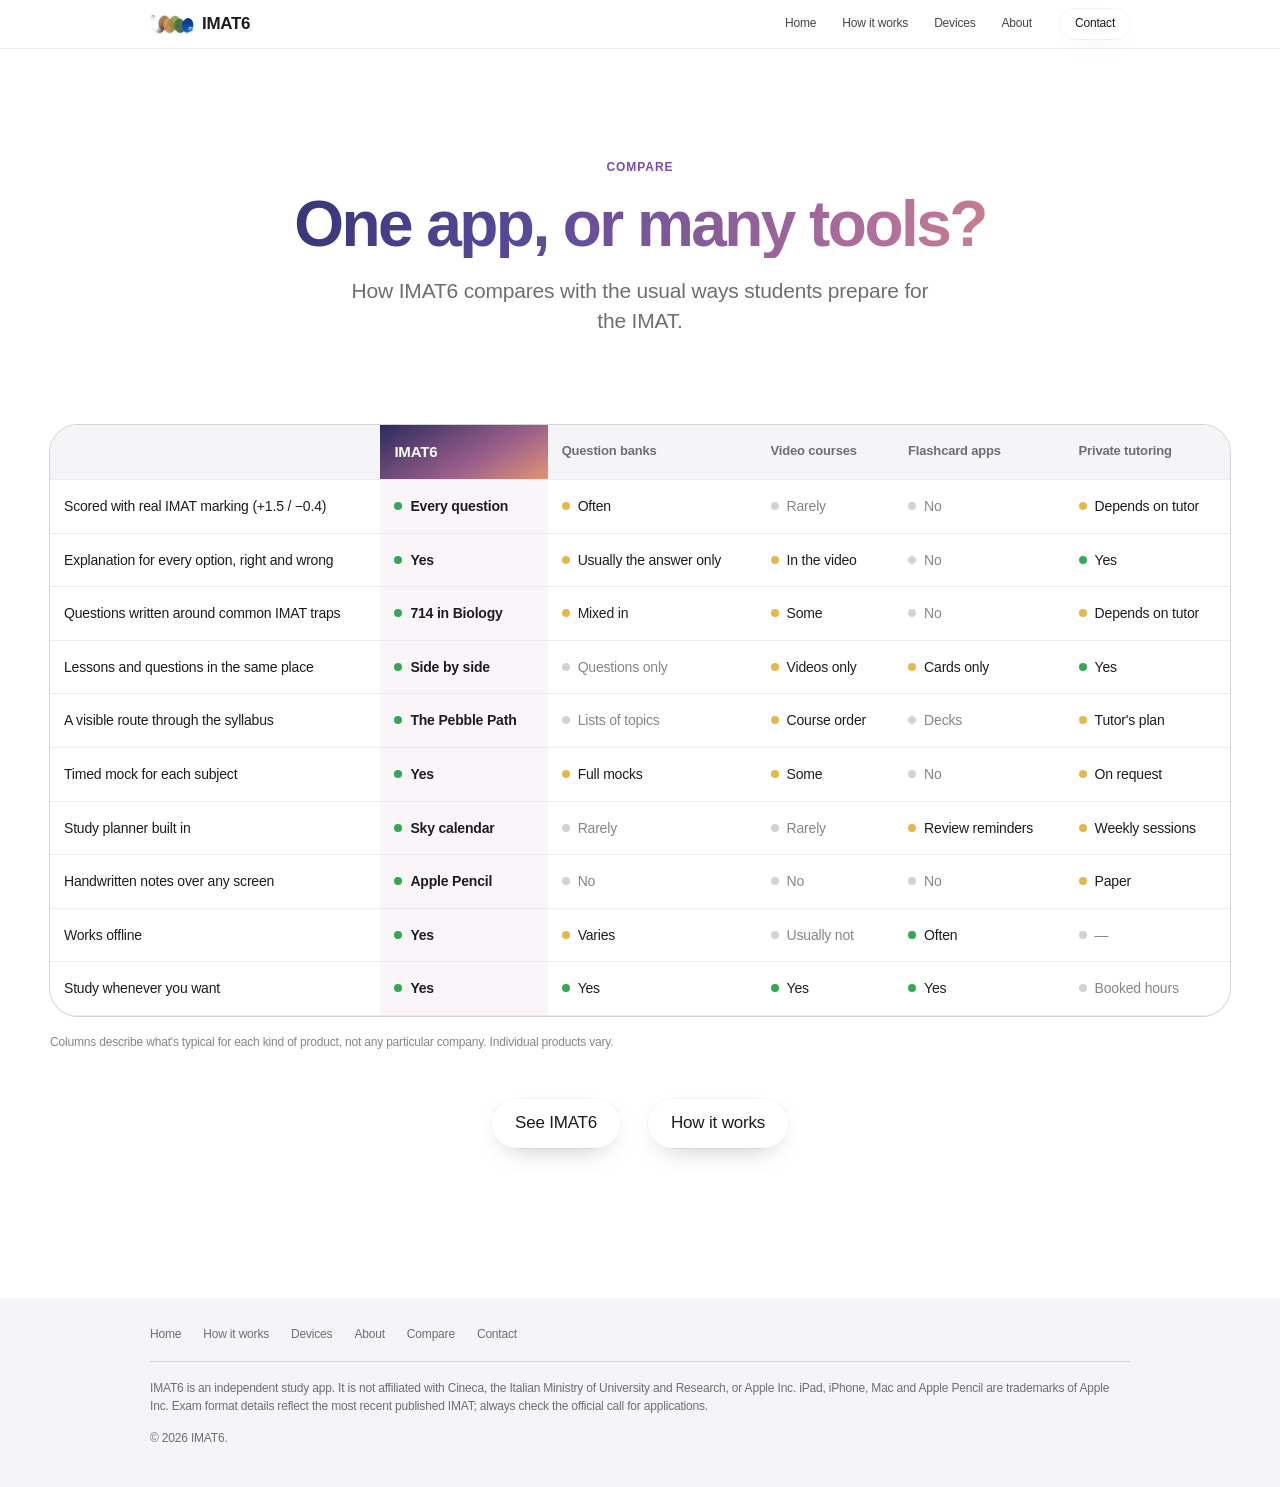
<file: compare.html>
<!doctype html>
<html lang="en"><head><meta charset="utf-8"><meta name="viewport" content="width=device-width, initial-scale=1, viewport-fit=cover">
<script>(function(){try{var v=sessionStorage.getItem("imat6-vt");if(!v)return;var d=document.documentElement,p=v.split(",");d.style.setProperty("--vx",p[0]);d.style.setProperty("--vy",p[1]);if(!("PageRevealEvent" in window))d.classList.add("vt-in");}catch(e){}})();</script>
<title>IMAT6 Compared · Question Banks, Video Courses and Tutoring</title>
<meta name="claude:viewport-fit-sides" content="cover">
<meta name="description" content="How IMAT6 compares with typical IMAT question banks, video courses, flashcard apps and private tutoring.">
<meta property="og:title" content="IMAT6 Compared · Question Banks, Video Courses and Tutoring">
<meta property="og:description" content="How IMAT6 compares with typical IMAT question banks, video courses, flashcard apps and private tutoring.">
<link rel="stylesheet" href="style.css?v=1792106897">
</head><body>
<header class="nav band"><div class="nav-in">
<a class="brand" href="index.html"><svg class="brand-logo" viewBox="200 600 1600 740" width="44" height="20" aria-hidden="true"><defs><linearGradient id="lg0" x1="0.5" y1="0" x2="0.5" y2="1"><stop offset="0" stop-color="#A9A9AB"/><stop offset="1" stop-color="#F6F6F6"/></linearGradient><linearGradient id="lg1" x1="0.25" y1="0.1" x2="0.85" y2="0.95"><stop offset="0" stop-color="#FFFFFF"/><stop offset="0.42" stop-color="#FFFFFF"/><stop offset="0.68" stop-color="#A59C97"/><stop offset="1" stop-color="#2E2420"/></linearGradient><linearGradient id="lg2" x1="0.5" y1="0" x2="0.5" y2="1"><stop offset="0" stop-color="#9E5618"/><stop offset="0.55" stop-color="#88491A"/><stop offset="1" stop-color="#6A3A14"/></linearGradient><linearGradient id="lg3" x1="0" y1="0" x2="1" y2="1"><stop offset="0" stop-color="#E8AE6E"/><stop offset="0.5" stop-color="#C08A4A"/><stop offset="1" stop-color="#8A6432"/></linearGradient><linearGradient id="lg4" x1="0.5" y1="0" x2="0.5" y2="1"><stop offset="0" stop-color="#7E8A2E"/><stop offset="0.6" stop-color="#8C8C36"/><stop offset="1" stop-color="#8A7E30"/></linearGradient><linearGradient id="lg5" x1="0" y1="0" x2="1" y2="1"><stop offset="0" stop-color="#4C8646"/><stop offset="0.55" stop-color="#2E5A30"/><stop offset="1" stop-color="#1C3A20"/></linearGradient><linearGradient id="lg6" x1="0.5" y1="0" x2="0.5" y2="1"><stop offset="0" stop-color="#032A82"/><stop offset="0.35" stop-color="#02338E"/><stop offset="1" stop-color="#0569CA"/></linearGradient><linearGradient id="lg7" x1="0.4" y1="0" x2="0.6" y2="1"><stop offset="0" stop-color="#88CEF4"/><stop offset="0.5" stop-color="#5E98D0"/><stop offset="1" stop-color="#2C5290"/></linearGradient></defs><ellipse cx="307" cy="700" rx="74.0" ry="74.0" fill="url(#lg0)" opacity="1" stroke="rgba(255,255,255,.5)" stroke-width="6" transform="rotate(0 307 700)"/><ellipse cx="514" cy="1032" rx="210.0" ry="271.0" fill="url(#lg1)" opacity="1" stroke="rgba(255,255,255,.5)" stroke-width="6" transform="rotate(-13 514 1032)"/><ellipse cx="709" cy="927" rx="210.0" ry="271.0" fill="url(#lg2)" opacity="0.72" stroke="rgba(255,255,255,.5)" stroke-width="6" transform="rotate(13 709 927)"/><ellipse cx="899" cy="1032" rx="210.0" ry="271.0" fill="url(#lg3)" opacity="0.84" stroke="rgba(255,255,255,.5)" stroke-width="6" transform="rotate(-13 899 1032)"/><ellipse cx="1093" cy="930" rx="210.0" ry="271.0" fill="url(#lg4)" opacity="0.74" stroke="rgba(255,255,255,.5)" stroke-width="6" transform="rotate(13 1093 930)"/><ellipse cx="1286" cy="1032" rx="210.0" ry="271.0" fill="url(#lg5)" opacity="0.82" stroke="rgba(255,255,255,.5)" stroke-width="6" transform="rotate(-13 1286 1032)"/><ellipse cx="1575" cy="1021" rx="210.0" ry="271.0" fill="url(#lg6)" opacity="0.94" stroke="rgba(255,255,255,.5)" stroke-width="6" transform="rotate(13 1575 1021)"/><ellipse cx="1688" cy="1152" rx="82.0" ry="82.0" fill="url(#lg7)" opacity="0.96" stroke="rgba(255,255,255,.5)" stroke-width="6" transform="rotate(0 1688 1152)"/></svg>IMAT6</a>
<nav class="nav-links" aria-label="Site"><a href="index.html">Home</a><a href="how-it-works.html">How it works</a><a href="devices.html">Devices</a><a href="about.html">About</a></nav>
<button class="menu-btn" id="menu-btn" aria-expanded="false" aria-controls="mobile-menu" aria-label="Menu"><svg width="18" height="12" viewBox="0 0 18 12" fill="none" stroke="currentColor" stroke-width="1.6"><path d="M1 2h16M1 10h16"/></svg></button>
<a class="pill" href="index.html#contact">Contact</a>
</div><div class="mobile-menu wrap" id="mobile-menu" hidden><a href="index.html">Home</a><a href="how-it-works.html">How it works</a><a href="devices.html">Devices</a><a href="about.html">About</a></div></header>
<main><section class="band hero" style="padding-bottom:0">
  <div class="wrap">
    <p class="eyebrow">Compare</p>
    <h1 class="sky-title">One app, or many tools?</h1>
    <p class="lede" style="margin-inline:auto">How IMAT6 compares with the usual ways students prepare for the IMAT.</p>
  </div>
</section>
<section class="band section" style="padding-top:clamp(56px,7vw,90px)"><div class="wrap-wide">
  <div class="cmp-wrap rv"><table class="cmp">
    <thead><tr><th scope="col"><span class="sr">Feature</span></th><th scope="col" class="me">IMAT6</th><th scope="col">Question banks</th><th scope="col">Video courses</th><th scope="col">Flashcard apps</th><th scope="col">Private tutoring</th></tr></thead>
    <tbody>
      <tr><th scope="row">Scored with real IMAT marking (+1.5 / −0.4)</th><td class="me y">Every question</td><td class="m">Often</td><td class="n">Rarely</td><td class="n">No</td><td class="m">Depends on tutor</td></tr>
      <tr><th scope="row">Explanation for every option, right and wrong</th><td class="me y">Yes</td><td class="m">Usually the answer only</td><td class="m">In the video</td><td class="n">No</td><td class="y">Yes</td></tr>
      <tr><th scope="row">Questions written around common IMAT traps</th><td class="me y">714 in Biology</td><td class="m">Mixed in</td><td class="m">Some</td><td class="n">No</td><td class="m">Depends on tutor</td></tr>
      <tr><th scope="row">Lessons and questions in the same place</th><td class="me y">Side by side</td><td class="n">Questions only</td><td class="m">Videos only</td><td class="m">Cards only</td><td class="y">Yes</td></tr>
      <tr><th scope="row">A visible route through the syllabus</th><td class="me y">The Pebble Path</td><td class="n">Lists of topics</td><td class="m">Course order</td><td class="n">Decks</td><td class="m">Tutor's plan</td></tr>
      <tr><th scope="row">Timed mock for each subject</th><td class="me y">Yes</td><td class="m">Full mocks</td><td class="m">Some</td><td class="n">No</td><td class="m">On request</td></tr>
      <tr><th scope="row">Study planner built in</th><td class="me y">Sky calendar</td><td class="n">Rarely</td><td class="n">Rarely</td><td class="m">Review reminders</td><td class="m">Weekly sessions</td></tr>
      <tr><th scope="row">Handwritten notes over any screen</th><td class="me y">Apple Pencil</td><td class="n">No</td><td class="n">No</td><td class="n">No</td><td class="m">Paper</td></tr>
      <tr><th scope="row">Works offline</th><td class="me y">Yes</td><td class="m">Varies</td><td class="n">Usually not</td><td class="y">Often</td><td class="n">—</td></tr>
      <tr><th scope="row">Study whenever you want</th><td class="me y">Yes</td><td class="y">Yes</td><td class="y">Yes</td><td class="y">Yes</td><td class="n">Booked hours</td></tr>
    </tbody>
  </table></div>
  <p class="small" style="margin-top:18px">Columns describe what's typical for each kind of product, not any particular company. Individual products vary.</p>
  <div class="cta-row" style="justify-content:center;margin-top:48px"><a class="pill lg" href="index.html">See IMAT6</a><a class="pill lg" href="how-it-works.html">How it works</a></div>
</div></section>
</main>
<footer class="footer band"><div class="wrap">
<nav aria-label="Footer"><a href="index.html">Home</a><a href="how-it-works.html">How it works</a><a href="devices.html">Devices</a><a href="about.html">About</a><a href="compare.html">Compare</a><a href="index.html#contact">Contact</a></nav><hr>
<p style="margin:0">IMAT6 is an independent study app. It is not affiliated with Cineca, the Italian Ministry of University and Research, or Apple Inc. iPad, iPhone, Mac and Apple Pencil are trademarks of Apple Inc. Exam format details reflect the most recent published IMAT; always check the official call for applications.</p>
<p style="margin:0">© 2026 IMAT6.</p></div></footer>
<script src="site.js?v=1792106897"></script>
</body></html>
</file>
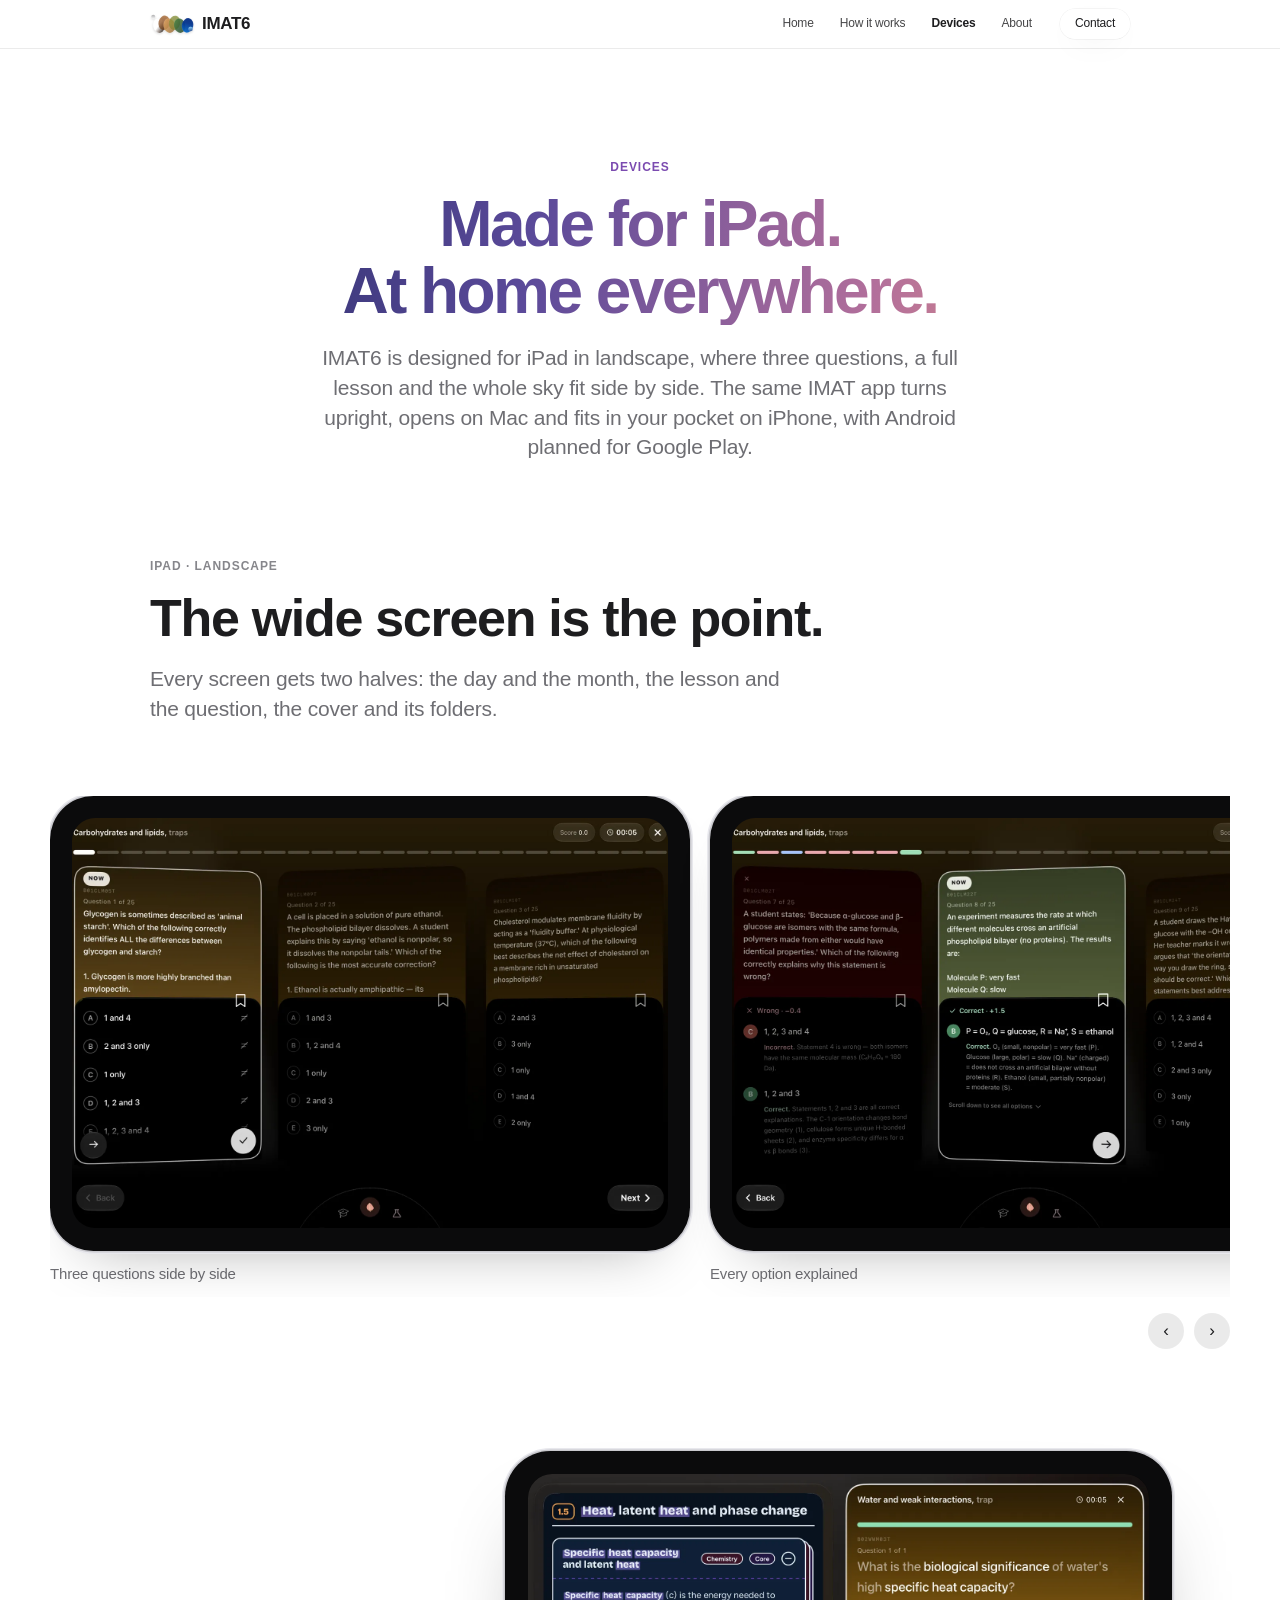
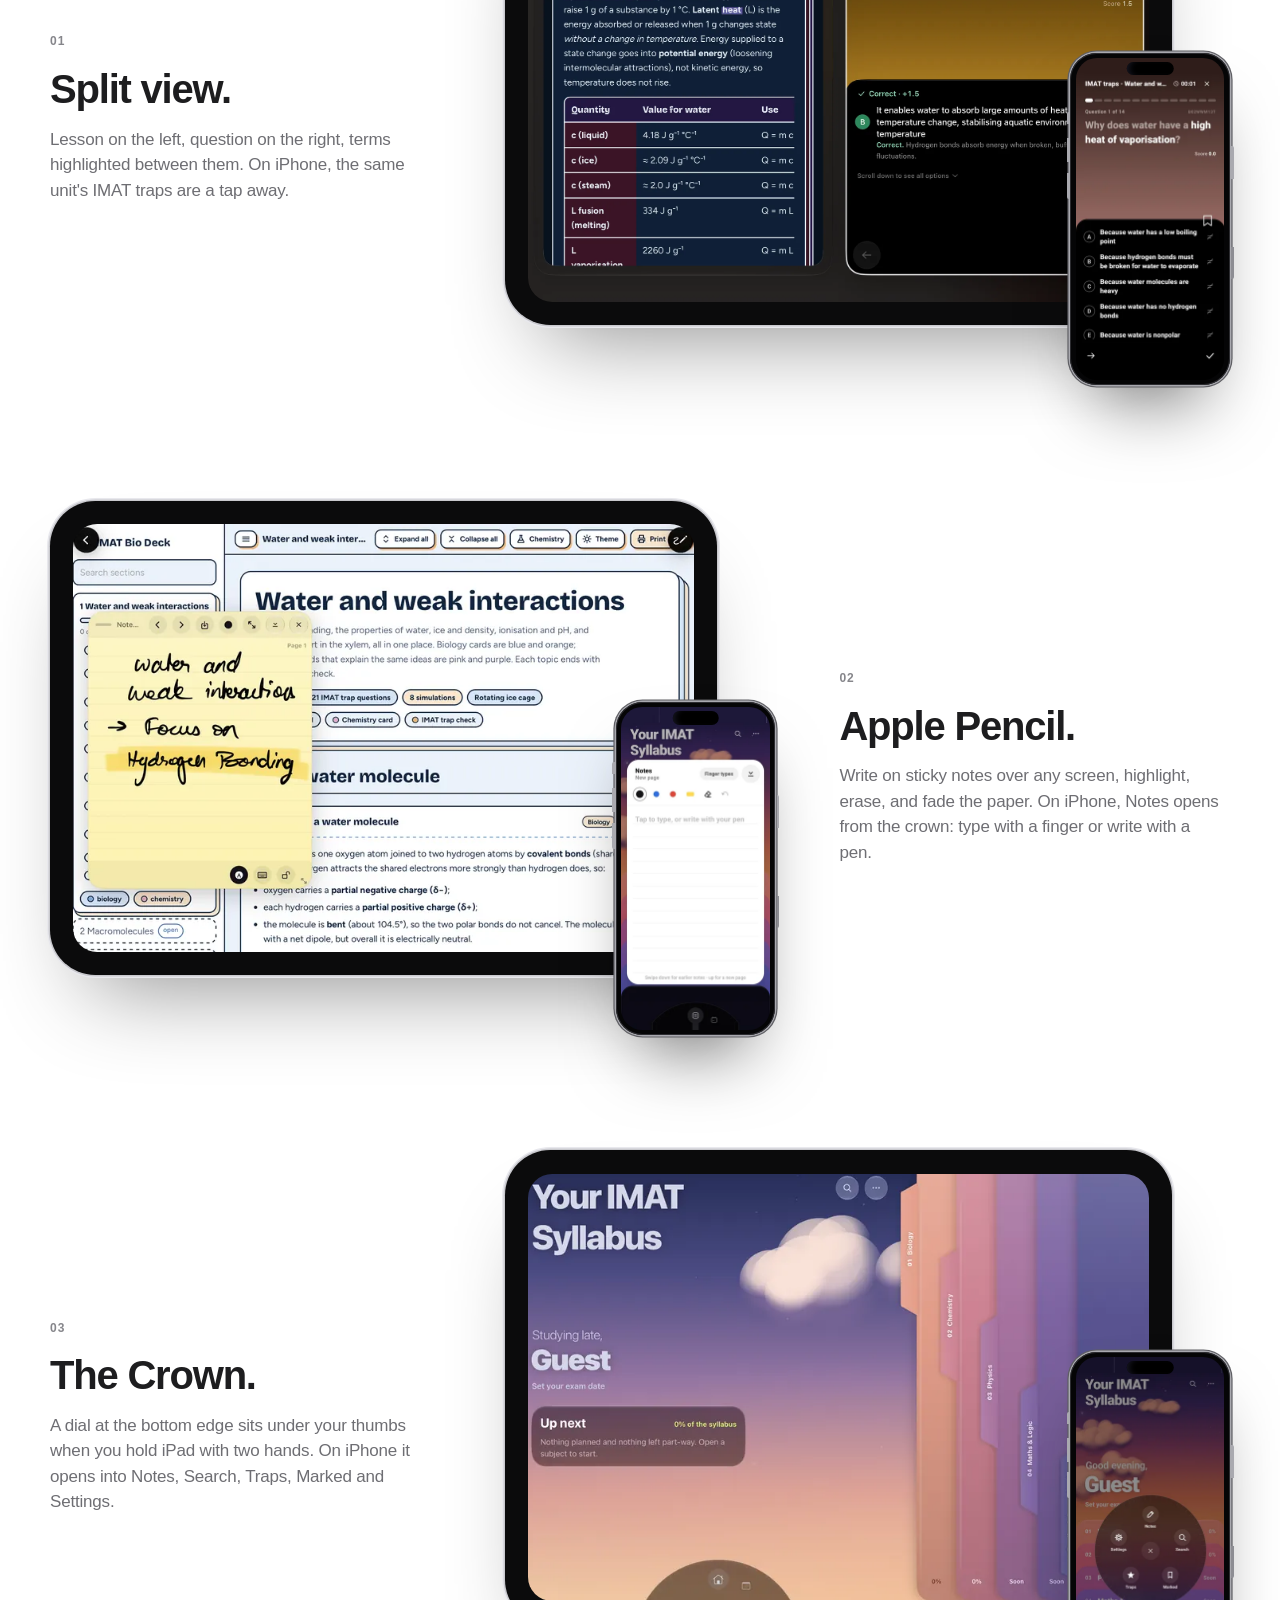
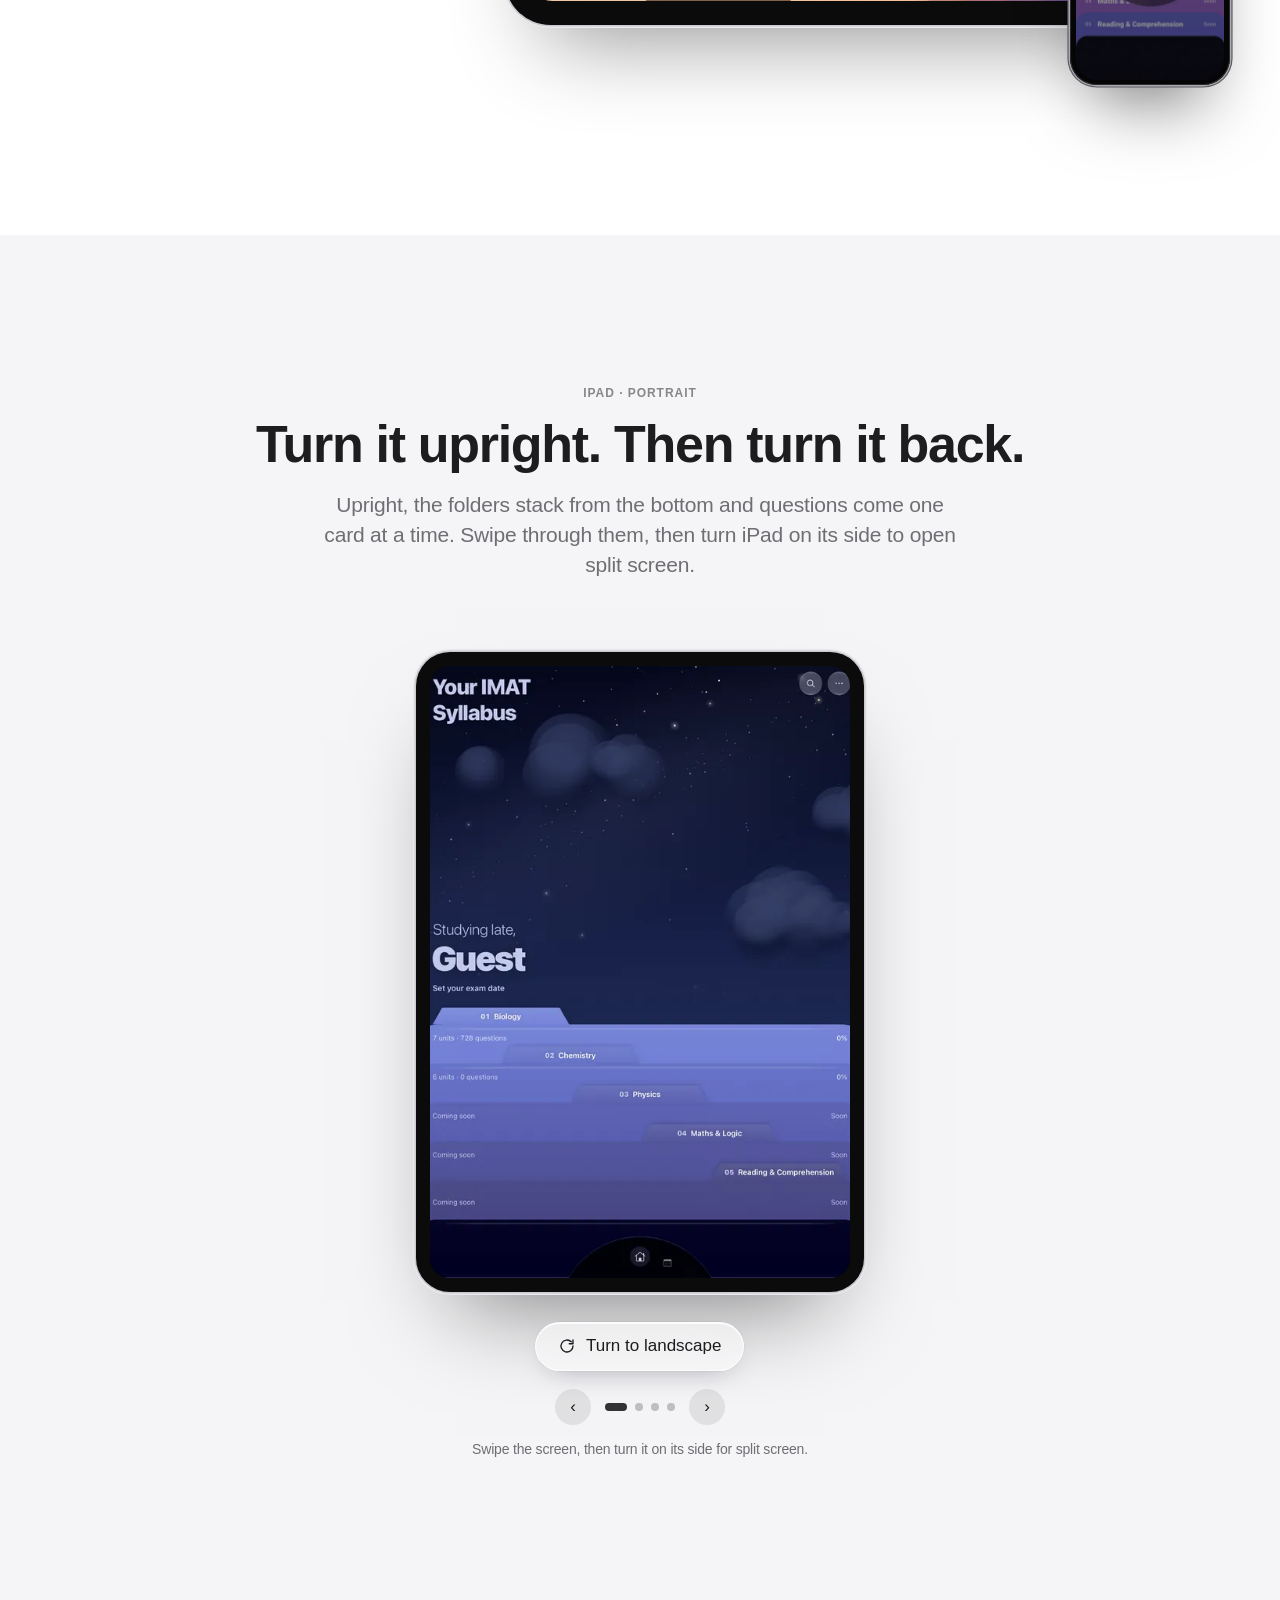
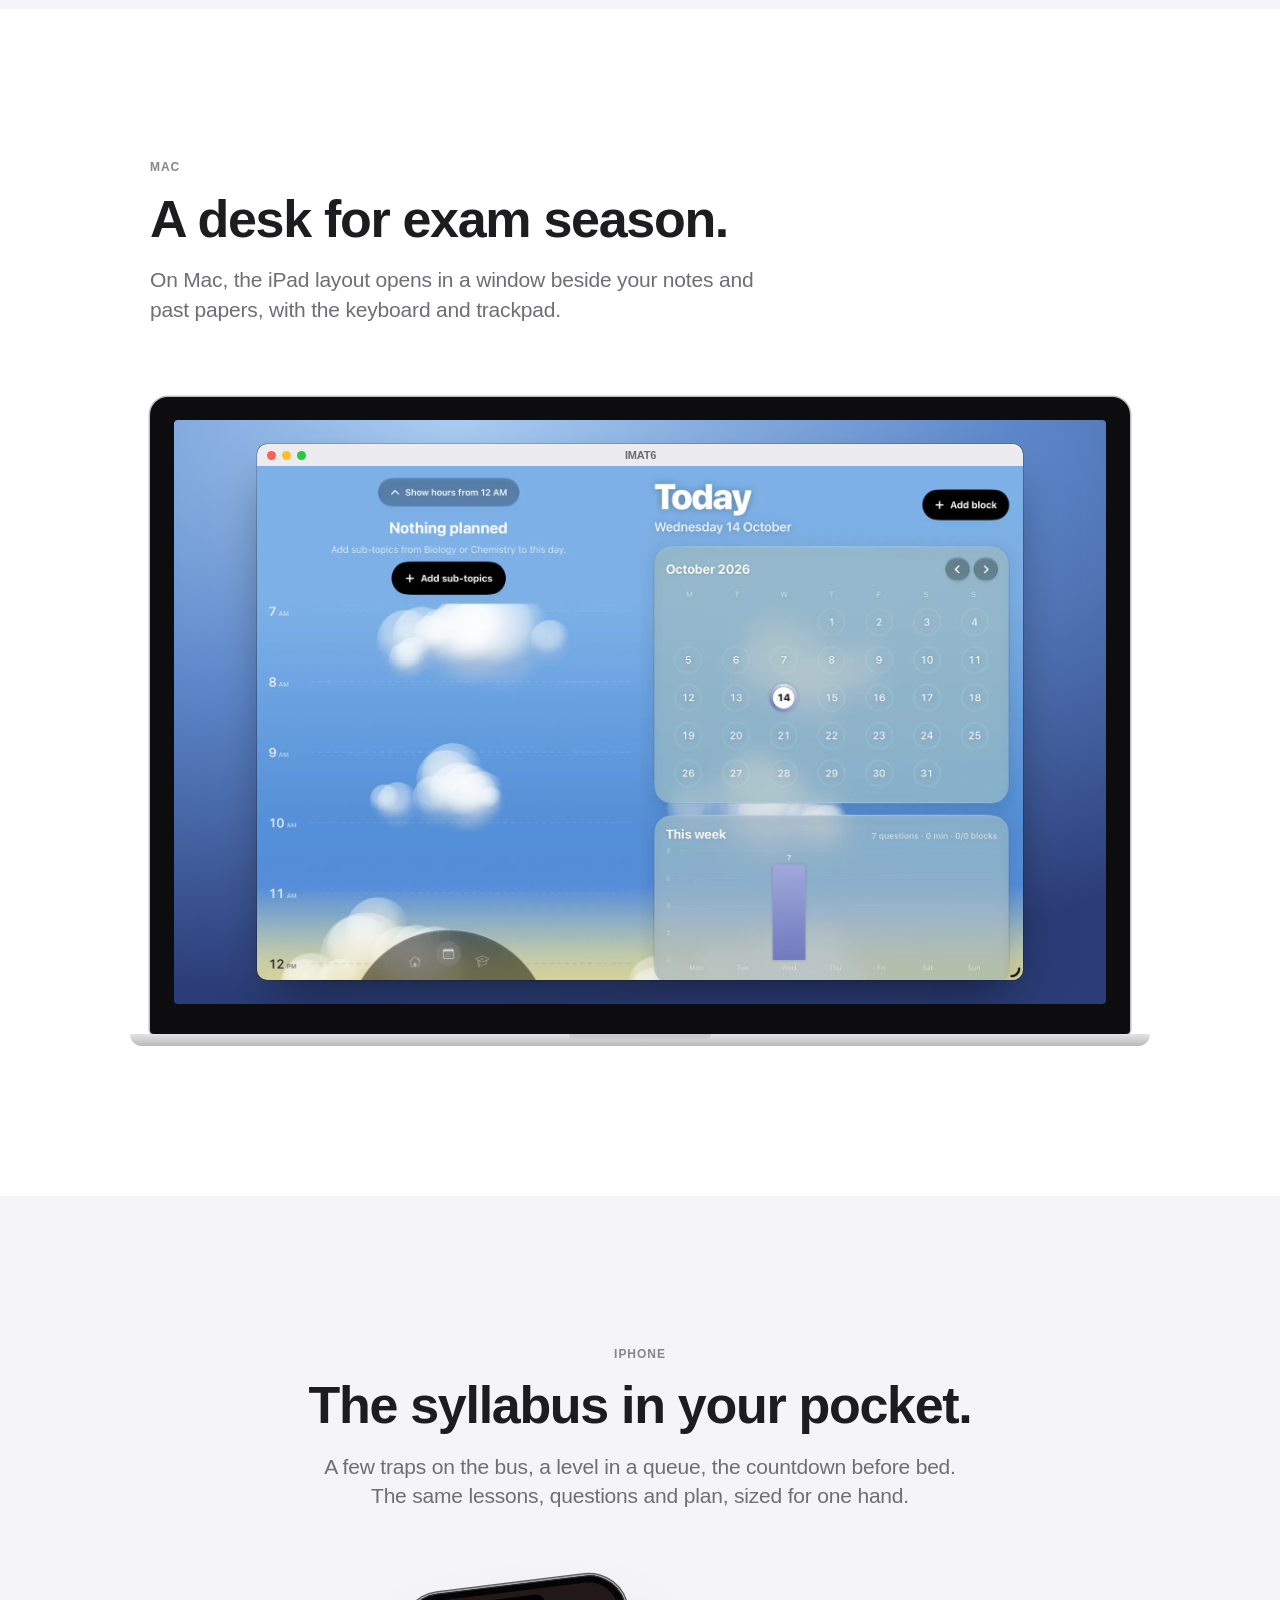
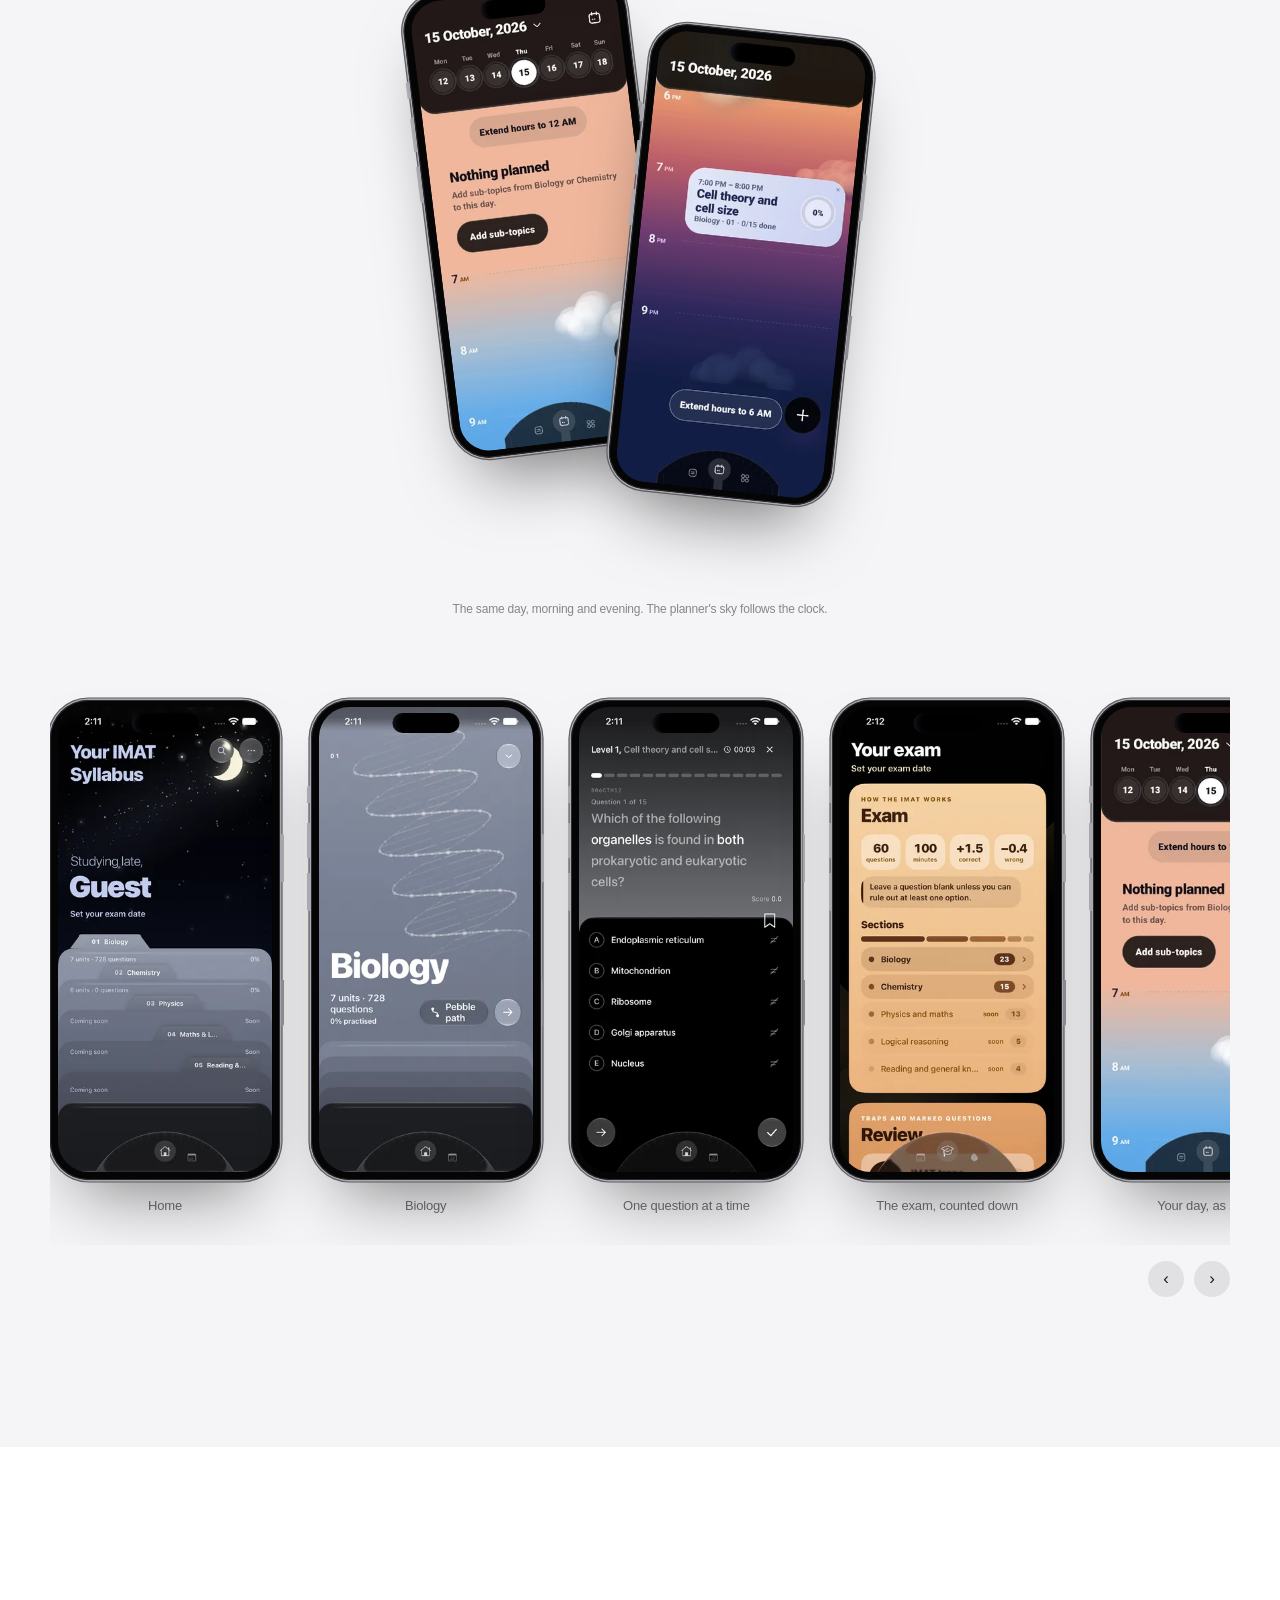
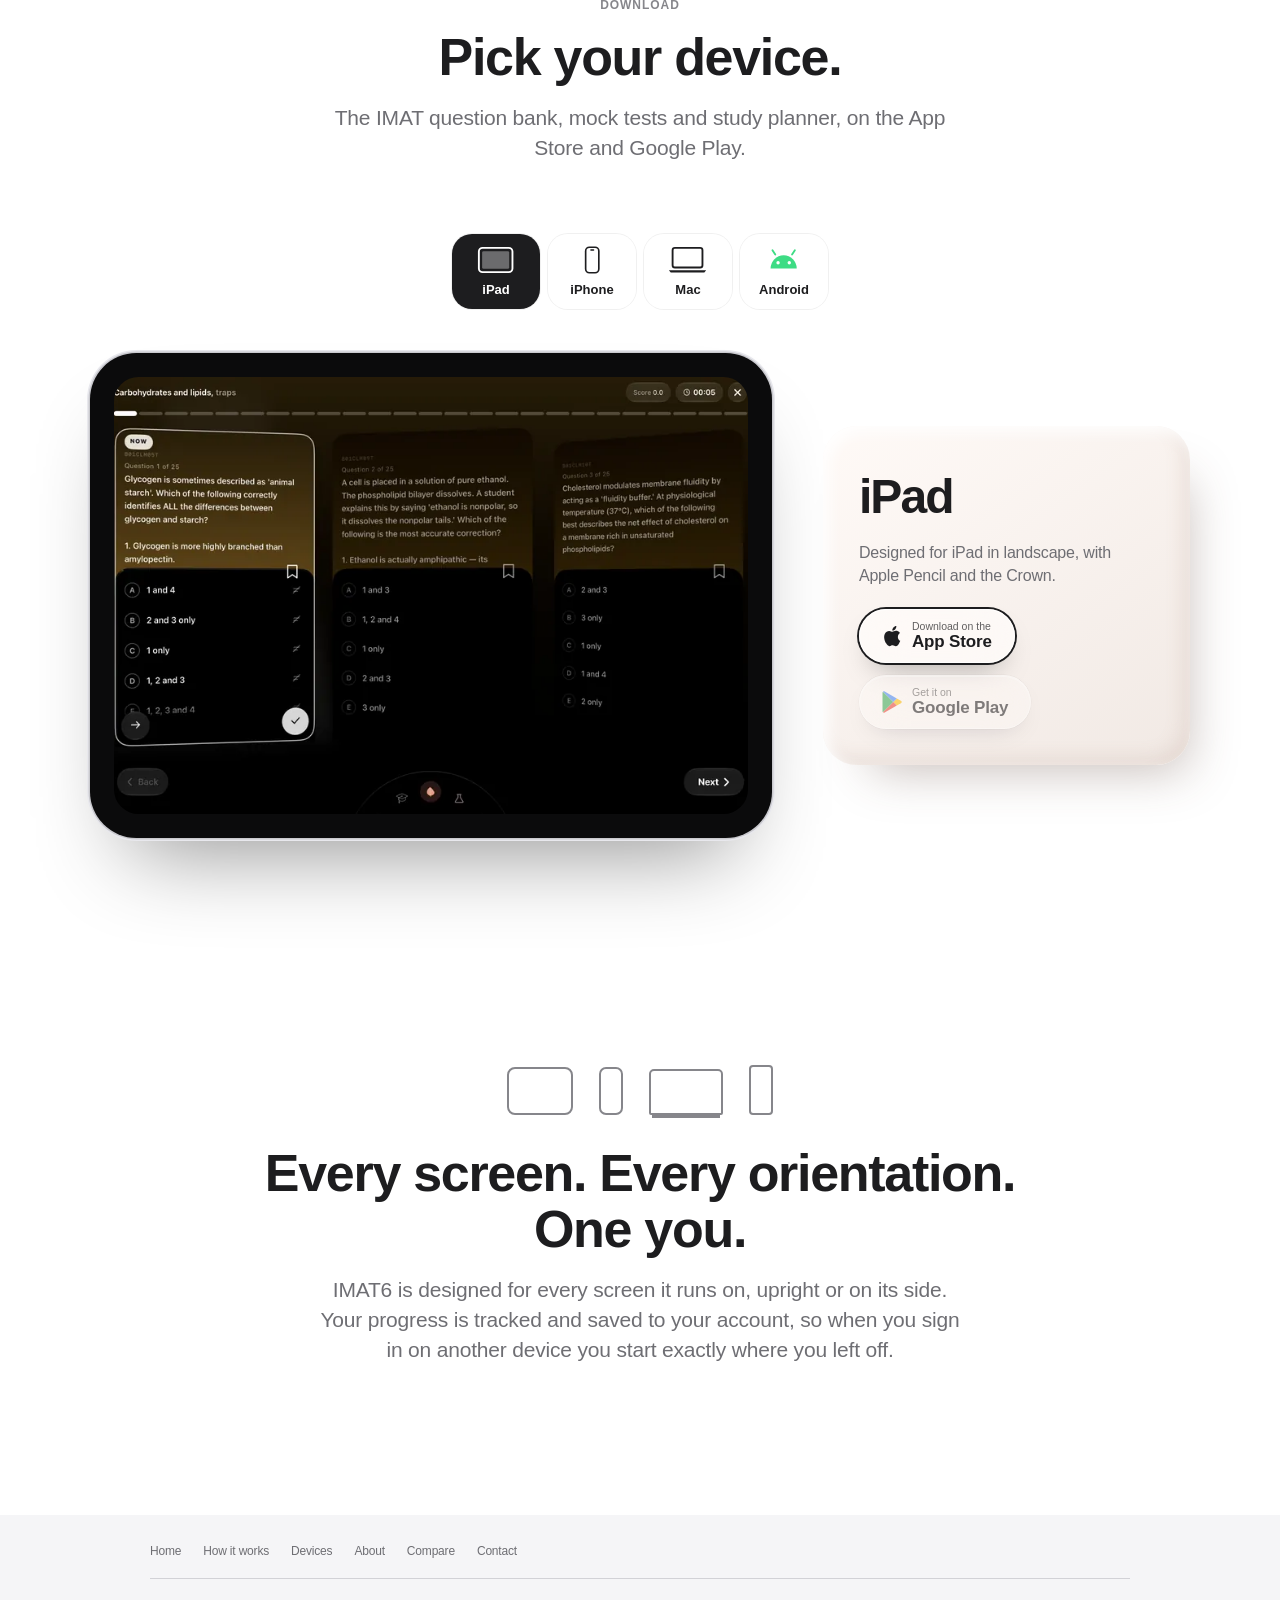
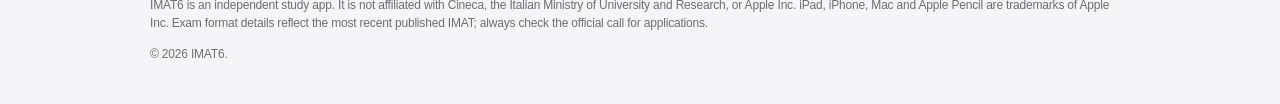
<file: devices.html>
<!doctype html>
<html lang="en"><head><meta charset="utf-8"><meta name="viewport" content="width=device-width, initial-scale=1, viewport-fit=cover">
<script>(function(){try{var v=sessionStorage.getItem("imat6-vt");if(!v)return;var d=document.documentElement,p=v.split(",");d.style.setProperty("--vx",p[0]);d.style.setProperty("--vy",p[1]);if(!("PageRevealEvent" in window))d.classList.add("vt-in");}catch(e){}})();</script>
<title>IMAT6 on iPad, iPhone and Mac · IMAT App for iOS and Android</title>
<meta name="claude:viewport-fit-sides" content="cover">
<meta name="description" content="IMAT6 is designed for iPad in landscape and runs on iPhone and Mac, with Apple Pencil notes. Android is planned for Google Play.">
<meta property="og:title" content="IMAT6 on iPad, iPhone and Mac · IMAT App for iOS and Android">
<meta property="og:description" content="IMAT6 is designed for iPad in landscape and runs on iPhone and Mac, with Apple Pencil notes. Android is planned for Google Play.">
<link rel="stylesheet" href="style.css?v=1792106897">
</head><body>
<header class="nav band"><div class="nav-in">
<a class="brand" href="index.html"><svg class="brand-logo" viewBox="200 600 1600 740" width="44" height="20" aria-hidden="true"><defs><linearGradient id="lg0" x1="0.5" y1="0" x2="0.5" y2="1"><stop offset="0" stop-color="#A9A9AB"/><stop offset="1" stop-color="#F6F6F6"/></linearGradient><linearGradient id="lg1" x1="0.25" y1="0.1" x2="0.85" y2="0.95"><stop offset="0" stop-color="#FFFFFF"/><stop offset="0.42" stop-color="#FFFFFF"/><stop offset="0.68" stop-color="#A59C97"/><stop offset="1" stop-color="#2E2420"/></linearGradient><linearGradient id="lg2" x1="0.5" y1="0" x2="0.5" y2="1"><stop offset="0" stop-color="#9E5618"/><stop offset="0.55" stop-color="#88491A"/><stop offset="1" stop-color="#6A3A14"/></linearGradient><linearGradient id="lg3" x1="0" y1="0" x2="1" y2="1"><stop offset="0" stop-color="#E8AE6E"/><stop offset="0.5" stop-color="#C08A4A"/><stop offset="1" stop-color="#8A6432"/></linearGradient><linearGradient id="lg4" x1="0.5" y1="0" x2="0.5" y2="1"><stop offset="0" stop-color="#7E8A2E"/><stop offset="0.6" stop-color="#8C8C36"/><stop offset="1" stop-color="#8A7E30"/></linearGradient><linearGradient id="lg5" x1="0" y1="0" x2="1" y2="1"><stop offset="0" stop-color="#4C8646"/><stop offset="0.55" stop-color="#2E5A30"/><stop offset="1" stop-color="#1C3A20"/></linearGradient><linearGradient id="lg6" x1="0.5" y1="0" x2="0.5" y2="1"><stop offset="0" stop-color="#032A82"/><stop offset="0.35" stop-color="#02338E"/><stop offset="1" stop-color="#0569CA"/></linearGradient><linearGradient id="lg7" x1="0.4" y1="0" x2="0.6" y2="1"><stop offset="0" stop-color="#88CEF4"/><stop offset="0.5" stop-color="#5E98D0"/><stop offset="1" stop-color="#2C5290"/></linearGradient></defs><ellipse cx="307" cy="700" rx="74.0" ry="74.0" fill="url(#lg0)" opacity="1" stroke="rgba(255,255,255,.5)" stroke-width="6" transform="rotate(0 307 700)"/><ellipse cx="514" cy="1032" rx="210.0" ry="271.0" fill="url(#lg1)" opacity="1" stroke="rgba(255,255,255,.5)" stroke-width="6" transform="rotate(-13 514 1032)"/><ellipse cx="709" cy="927" rx="210.0" ry="271.0" fill="url(#lg2)" opacity="0.72" stroke="rgba(255,255,255,.5)" stroke-width="6" transform="rotate(13 709 927)"/><ellipse cx="899" cy="1032" rx="210.0" ry="271.0" fill="url(#lg3)" opacity="0.84" stroke="rgba(255,255,255,.5)" stroke-width="6" transform="rotate(-13 899 1032)"/><ellipse cx="1093" cy="930" rx="210.0" ry="271.0" fill="url(#lg4)" opacity="0.74" stroke="rgba(255,255,255,.5)" stroke-width="6" transform="rotate(13 1093 930)"/><ellipse cx="1286" cy="1032" rx="210.0" ry="271.0" fill="url(#lg5)" opacity="0.82" stroke="rgba(255,255,255,.5)" stroke-width="6" transform="rotate(-13 1286 1032)"/><ellipse cx="1575" cy="1021" rx="210.0" ry="271.0" fill="url(#lg6)" opacity="0.94" stroke="rgba(255,255,255,.5)" stroke-width="6" transform="rotate(13 1575 1021)"/><ellipse cx="1688" cy="1152" rx="82.0" ry="82.0" fill="url(#lg7)" opacity="0.96" stroke="rgba(255,255,255,.5)" stroke-width="6" transform="rotate(0 1688 1152)"/></svg>IMAT6</a>
<nav class="nav-links" aria-label="Site"><a href="index.html">Home</a><a href="how-it-works.html">How it works</a><a href="devices.html" aria-current="page">Devices</a><a href="about.html">About</a></nav>
<button class="menu-btn" id="menu-btn" aria-expanded="false" aria-controls="mobile-menu" aria-label="Menu"><svg width="18" height="12" viewBox="0 0 18 12" fill="none" stroke="currentColor" stroke-width="1.6"><path d="M1 2h16M1 10h16"/></svg></button>
<a class="pill" href="index.html#contact">Contact</a>
</div><div class="mobile-menu wrap" id="mobile-menu" hidden><a href="index.html">Home</a><a href="how-it-works.html">How it works</a><a href="devices.html">Devices</a><a href="about.html">About</a></div></header>
<main><section class="band hero">
  <div class="wrap">
    <p class="eyebrow">Devices</p>
    <h1 class="sky-title">Made for iPad.<br>At home everywhere.</h1>
    <p class="lede" style="margin-inline:auto">IMAT6 is designed for iPad in landscape, where three questions, a full lesson and the whole sky fit side by side. The same IMAT app turns upright, opens on Mac and fits in your pocket on iPhone, with Android planned for Google Play.</p>
  </div>
</section>

<!-- iPad landscape -->
<section class="band section" style="padding-top:0"><div class="wrap-wide">
  <div class="wrap head rv"><p class="eyebrow">iPad · landscape</p><h2>The wide screen is the point.</h2>
  <p class="lede">Every screen gets two halves: the day and the month, the lesson and the question, the cover and its folders.</p></div>
  <div class="strip lstrip rv" id="land-strip">
    <figure><div class="ipad flat"><div class="screen"><img src="img/quiz-start.webp" srcset="img/quiz-start-s.webp 800w, img/quiz-start.webp 1600w" sizes="(max-width:900px) 100vw, 1180px" alt="IMAT mock test simulator showing three questions side by side on iPad" width="2388" height="1604" loading="lazy" decoding="async"></div></div><figcaption>Three questions side by side</figcaption></figure>
    <figure><div class="ipad flat"><div class="screen"><img src="img/quiz-mid.webp" srcset="img/quiz-mid-s.webp 800w, img/quiz-mid.webp 1600w" sizes="(max-width:900px) 100vw, 1180px" alt="Checked IMAT questions with explanations on iPad" width="2388" height="1604" loading="lazy" decoding="async"></div></div><figcaption>Every option explained</figcaption></figure>
    <figure><div class="ipad flat"><div class="screen"><img src="img/quiz-answers.webp" srcset="img/quiz-answers-s.webp 800w, img/quiz-answers.webp 1600w" sizes="(max-width:900px) 100vw, 1180px" alt="IMAT answers checked on iPad" width="2388" height="1604" loading="lazy" decoding="async"></div></div><figcaption>Answers, checked</figcaption></figure>
    <figure><div class="ipad flat"><div class="screen"><img src="img/split-view.webp" srcset="img/split-view-s.webp 800w, img/split-view.webp 1600w" sizes="(max-width:900px) 100vw, 1180px" alt="IMAT practice question beside its lesson on iPad" width="2388" height="1604" loading="lazy" decoding="async"></div></div><figcaption>Lesson and question together</figcaption></figure>
    <figure><div class="ipad flat"><div class="screen"><img src="img/lesson.webp" srcset="img/lesson-s.webp 800w, img/lesson.webp 1600w" sizes="(max-width:900px) 100vw, 1180px" alt="An IMAT Biology lesson deck on iPad" width="2388" height="1604" loading="lazy" decoding="async"></div></div><figcaption>Lessons as decks</figcaption></figure>
    <figure><div class="ipad flat"><div class="screen"><img src="img/lesson-note.webp" srcset="img/lesson-note-s.webp 800w, img/lesson-note.webp 1600w" sizes="(max-width:900px) 100vw, 1180px" alt="A sticky note over a lesson on iPad" width="2388" height="1604" loading="lazy" decoding="async"></div></div><figcaption>Notes over any screen</figcaption></figure>
    <figure><div class="ipad flat"><div class="screen"><img src="img/home.webp" srcset="img/home-s.webp 800w, img/home.webp 1600w" sizes="(max-width:900px) 100vw, 1180px" alt="The IMAT6 home screen on iPad" width="2388" height="1604" loading="lazy" decoding="async"></div></div><figcaption>Home</figcaption></figure>
    <figure><div class="ipad flat"><div class="screen"><img src="img/biology-cover.webp" srcset="img/biology-cover-s.webp 800w, img/biology-cover.webp 1600w" sizes="(max-width:900px) 100vw, 1180px" alt="The Biology subject cover on iPad" width="2388" height="1604" loading="lazy" decoding="async"></div></div><figcaption>The Biology cover</figcaption></figure>
    <figure><div class="ipad flat"><div class="screen"><img src="img/biology-progress.webp" srcset="img/biology-progress-s.webp 800w, img/biology-progress.webp 1600w" sizes="(max-width:900px) 100vw, 1180px" alt="Biology progress rings on iPad" width="2388" height="1604" loading="lazy" decoding="async"></div></div><figcaption>Progress at a glance</figcaption></figure>
    <figure><div class="ipad flat"><div class="screen"><img src="img/unit-card.webp" srcset="img/unit-card-s.webp 800w, img/unit-card.webp 1600w" sizes="(max-width:900px) 100vw, 1180px" alt="A Biology unit card on iPad" width="2388" height="1604" loading="lazy" decoding="async"></div></div><figcaption>Every unit, four ways in</figcaption></figure>
    <figure><div class="ipad flat"><div class="screen"><img src="img/topic-picker.webp" srcset="img/topic-picker-s.webp 800w, img/topic-picker.webp 1600w" sizes="(max-width:900px) 100vw, 1180px" alt="The topic picker on iPad" width="2388" height="1604" loading="lazy" decoding="async"></div></div><figcaption>Pick a topic</figcaption></figure>
    <figure><div class="ipad flat"><div class="screen"><img src="img/traps.webp" srcset="img/traps-s.webp 800w, img/traps.webp 1600w" sizes="(max-width:900px) 100vw, 1180px" alt="The IMAT traps screen on iPad" width="2388" height="1604" loading="lazy" decoding="async"></div></div><figcaption>714 IMAT traps</figcaption></figure>
    <figure><div class="ipad flat"><div class="screen"><img src="img/calendar-day.webp" srcset="img/calendar-day-s.webp 800w, img/calendar-day.webp 1600w" sizes="(max-width:900px) 100vw, 1180px" alt="IMAT study planner calendar on iPad" width="2388" height="1604" loading="lazy" decoding="async"></div></div><figcaption>The day on its own sky</figcaption></figure>
    <figure><div class="ipad flat"><div class="screen"><img src="img/calendar-night.webp" srcset="img/calendar-night-s.webp 800w, img/calendar-night.webp 1600w" sizes="(max-width:900px) 100vw, 1180px" alt="The study planner at night on iPad" width="2388" height="1604" loading="lazy" decoding="async"></div></div><figcaption>The night sky</figcaption></figure>
    <figure><div class="ipad flat"><div class="screen"><img src="img/path-light.webp" srcset="img/path-light-s.webp 800w, img/path-light.webp 1600w" sizes="(max-width:900px) 100vw, 1180px" alt="The Biology pebble path on iPad" width="2388" height="1604" loading="lazy" decoding="async"></div></div><figcaption>The Pebble Path</figcaption></figure>
    <figure><div class="ipad flat"><div class="screen"><img src="img/path-tree.webp" srcset="img/path-tree-s.webp 800w, img/path-tree.webp 1600w" sizes="(max-width:900px) 100vw, 1180px" alt="The pebble path passing under trees on iPad" width="2388" height="1604" loading="lazy" decoding="async"></div></div><figcaption>Under the old trees</figcaption></figure>
    <figure><div class="ipad flat"><div class="screen"><img src="img/path-genetics.webp" srcset="img/path-genetics-s.webp 800w, img/path-genetics.webp 1600w" sizes="(max-width:900px) 100vw, 1180px" alt="The Genetics stretch of the pebble path on iPad" width="2388" height="1604" loading="lazy" decoding="async"></div></div><figcaption>Genetics, in autumn</figcaption></figure>
    <figure><div class="ipad flat"><div class="screen"><img src="img/path-house.webp" srcset="img/path-house-s.webp 800w, img/path-house.webp 1600w" sizes="(max-width:900px) 100vw, 1180px" alt="The mock at the pebble house on iPad" width="2388" height="1604" loading="lazy" decoding="async"></div></div><figcaption>The pebble house</figcaption></figure>
    <figure><div class="ipad flat"><div class="screen"><img src="img/path-end.webp" srcset="img/path-end-s.webp 800w, img/path-end.webp 1600w" sizes="(max-width:900px) 100vw, 1180px" alt="The end of the Biology path on iPad" width="2388" height="1604" loading="lazy" decoding="async"></div></div><figcaption>The end of the road</figcaption></figure>
    <figure><div class="ipad flat"><div class="screen"><img src="img/browse-n.webp" srcset="img/browse-n-s.webp 800w, img/browse-n.webp 1600w" sizes="(max-width:900px) 100vw, 1180px" alt="Browse every IMAT topic A to Z on iPad" width="2388" height="1604" loading="lazy" decoding="async"></div></div><figcaption>Every topic, A to Z</figcaption></figure>
    <figure><div class="ipad flat"><div class="screen"><img src="img/browse-list.webp" srcset="img/browse-list-s.webp 800w, img/browse-list.webp 1600w" sizes="(max-width:900px) 100vw, 1180px" alt="Browse list of units and sub-topics on iPad" width="2388" height="1604" loading="lazy" decoding="async"></div></div><figcaption>The whole syllabus</figcaption></figure>
  </div>
  <div class="strip-ctl"><button class="circle-btn" data-strip="land-strip" data-dir="-1" aria-label="Previous">‹</button><button class="circle-btn" data-strip="land-strip" data-dir="1" aria-label="Next">›</button></div>
  <div class="feat-rows">
    <div class="feat-row rv"><div class="feat-txt"><p class="eyebrow">01</p><h3>Split view.</h3><p>Lesson on the left, question on the right, terms highlighted between them. On iPhone, the same unit's IMAT traps are a tap away.</p></div><div class="feat-duo"><div class="ipad tiltable"><div class="screen"><img src="img/split-view-s.webp" srcset="img/split-view-s.webp 800w, img/split-view.webp 1600w" sizes="(max-width:760px) 90vw, 640px" alt="A lesson beside its IMAT question in split view on iPad" loading="lazy"></div></div><div class="iphone"><div class="screen"><img src="img/a-trap-s.webp" srcset="img/a-trap-s.webp 300w, img/a-trap.webp 600w" sizes="180px" alt="An IMAT trap question on Water and weak interactions, on iPhone" loading="lazy" draggable="false"></div></div></div></div>
    <div class="feat-row rev rv"><div class="feat-txt"><p class="eyebrow">02</p><h3>Apple Pencil.</h3><p>Write on sticky notes over any screen, highlight, erase, and fade the paper. On iPhone, Notes opens from the crown: type with a finger or write with a pen.</p></div><div class="feat-duo"><div class="ipad tiltable"><div class="screen"><img src="img/lesson-note-s.webp" srcset="img/lesson-note-s.webp 800w, img/lesson-note.webp 1600w" sizes="(max-width:760px) 90vw, 640px" alt="A handwritten sticky note over a lesson on iPad" loading="lazy"></div></div><div class="iphone"><div class="screen"><img src="img/a-notes-s.webp" srcset="img/a-notes-s.webp 300w, img/a-notes.webp 600w" sizes="180px" alt="Notes with pen colours, highlighter and eraser on a phone" loading="lazy" draggable="false"></div></div></div></div>
    <div class="feat-row rv"><div class="feat-txt"><p class="eyebrow">03</p><h3>The Crown.</h3><p>A dial at the bottom edge sits under your thumbs when you hold iPad with two hands. On iPhone it opens into Notes, Search, Traps, Marked and Settings.</p></div><div class="feat-duo"><div class="ipad tiltable"><div class="screen"><img src="img/home-s.webp" srcset="img/home-s.webp 800w, img/home.webp 1600w" sizes="(max-width:760px) 90vw, 640px" alt="The crown at the bottom edge of the IMAT6 home screen on iPad" loading="lazy"></div></div><div class="iphone"><div class="screen"><img src="img/a-crown-s.webp" srcset="img/a-crown-s.webp 300w, img/a-crown.webp 600w" sizes="180px" alt="The crown menu with Notes, Search, Traps, Marked and Settings on a phone" loading="lazy" draggable="false"></div></div></div></div>
  </div>
</div></section>

<!-- iPad portrait -->
<section class="band section alt"><div class="wrap-wide">
  <div class="wrap head rv center"><p class="eyebrow">iPad · portrait</p><h2>Turn it upright. Then turn it back.</h2>
  <p class="lede" style="margin-inline:auto">Upright, the folders stack from the bottom and questions come one card at a time. Swipe through them, then turn iPad on its side to open split screen.</p></div>
  <div class="rot rv" data-start="port" data-to="Turn to landscape" data-back="Turn it upright">
    <div class="rot-stage"><div class="rot-dev"><div class="rot-screen">
      <div class="rot-face land"><img src="img/split-view.webp" srcset="img/split-view-s.webp 800w, img/split-view.webp 1600w" sizes="(max-width:900px) 100vw, 1180px" alt="Split screen on iPad: the lesson on the left, its IMAT question on the right" width="2388" height="1604" loading="lazy" decoding="async"></div>
      <div class="rot-face port"><div class="rot-track"><img src="img/p-home-s.webp" srcset="img/p-home-s.webp 560w, img/p-home.webp 1100w" sizes="(max-width:640px) 60vw, 420px" alt="IMAT6 home screen in portrait" loading="lazy" draggable="false"><img src="img/p-cover-s.webp" srcset="img/p-cover-s.webp 560w, img/p-cover.webp 1100w" sizes="(max-width:640px) 60vw, 420px" alt="Biology subject cover in portrait" loading="lazy" draggable="false"><img src="img/p-biology-units-s.webp" srcset="img/p-biology-units-s.webp 560w, img/p-biology-units.webp 1100w" sizes="(max-width:640px) 60vw, 420px" alt="IMAT Biology units as folder tabs in portrait" loading="lazy" draggable="false"><img src="img/p-question-s.webp" srcset="img/p-question-s.webp 560w, img/p-question.webp 1100w" sizes="(max-width:640px) 60vw, 420px" alt="One IMAT practice question in portrait" loading="lazy" draggable="false"></div></div>
    </div></div></div>
    <div class="rot-ctl"><button class="pill lg rot-go" type="button"><svg width="18" height="18" viewBox="0 0 24 24" fill="none" stroke="currentColor" stroke-width="1.8" stroke-linecap="round" stroke-linejoin="round" aria-hidden="true"><path d="M20 12a8 8 0 1 1-2.3-5.6"/><path d="M20 4v5h-5"/></svg><span>Turn to landscape</span></button><div class="rot-nav"><button class="circle-btn rot-prev" aria-label="Previous screen">‹</button><span class="rot-dots"></span><button class="circle-btn rot-next" aria-label="Next screen">›</button></div></div>
    <p class="rot-cap" data-land="Split screen: the lesson on the left, its question on the right, the key words lit up in both.">Swipe the screen, then turn it on its side for split screen.</p>
  </div>
</div></section>

<!-- Mac -->
<section class="band section"><div class="wrap-wide">
  <div class="wrap head rv"><p class="eyebrow">Mac</p><h2>A desk for exam season.</h2>
  <p class="lede">On Mac, the iPad layout opens in a window beside your notes and past papers, with the keyboard and trackpad.</p></div>
  <div class="mac rv" style="max-width:980px;margin-inline:auto"><div class="lid"><div class="screen mac-desk"><div class="mac-win"><div class="mac-bar"><i></i><i></i><i></i><span>IMAT6</span></div><img src="img/calendar-day.webp" alt="IMAT6 study planner in a Mac window, crown at the bottom" loading="lazy"></div></div></div><div class="base"></div></div>
</div></section>

<!-- iPhone -->
<section class="band section alt"><div class="wrap-wide">
  <div class="wrap head rv center"><p class="eyebrow">iPhone</p><h2>The syllabus in your pocket.</h2>
  <p class="lede" style="margin-inline:auto">A few traps on the bus, a level in a queue, the countdown before bed. The same lessons, questions and plan, sized for one hand.</p></div>
  <div class="duo rv" aria-label="Two phones, day and evening">
    <div class="duo-a"><div class="iphone"><div class="screen"><img src="img/a-cal-day-s.webp" srcset="img/a-cal-day-s.webp 300w, img/a-cal-day.webp 600w" sizes="260px" alt="The study planner in the morning sky" loading="lazy" draggable="false"></div></div></div>
    <div class="duo-b"><div class="iphone"><div class="screen"><img src="img/a-cal-eve-s.webp" srcset="img/a-cal-eve-s.webp 300w, img/a-cal-eve.webp 600w" sizes="260px" alt="The same planner in the evening sky" loading="lazy" draggable="false"></div></div></div>
  </div>
  <p class="small center" style="margin-top:18px">The same day, morning and evening. The planner's sky follows the clock.</p>
  <div class="phones" id="phone-strip">
    <figure class="rv" style="--d:0"><div class="iphone"><div class="screen"><img src="img/i-home.webp" srcset="img/i-home-s.webp 320w, img/i-home.webp 640w" sizes="(max-width:760px) 62vw, 240px" alt="IMAT6 home screen on iPhone" loading="lazy" draggable="false"></div></div><figcaption>Home</figcaption></figure>
    <figure class="rv" style="--d:1"><div class="iphone"><div class="screen"><img src="img/i-biology.webp" srcset="img/i-biology-s.webp 320w, img/i-biology.webp 640w" sizes="(max-width:760px) 62vw, 240px" alt="The Biology subject cover on iPhone" loading="lazy" draggable="false"></div></div><figcaption>Biology</figcaption></figure>
    <figure class="rv" style="--d:2"><div class="iphone"><div class="screen"><img src="img/i-question.webp" srcset="img/i-question-s.webp 320w, img/i-question.webp 640w" sizes="(max-width:760px) 62vw, 240px" alt="An IMAT practice question on iPhone" loading="lazy" draggable="false"></div></div><figcaption>One question at a time</figcaption></figure>
    <figure class="rv" style="--d:3"><div class="iphone"><div class="screen"><img src="img/i-exam.webp" srcset="img/i-exam-s.webp 320w, img/i-exam.webp 640w" sizes="(max-width:760px) 62vw, 240px" alt="The IMAT exam countdown and mock review on iPhone" loading="lazy" draggable="false"></div></div><figcaption>The exam, counted down</figcaption></figure>
    <figure class="rv"><div class="iphone"><div class="screen"><img src="img/a-cal-day-s.webp" srcset="img/a-cal-day-s.webp 300w, img/a-cal-day.webp 600w" sizes="(max-width:760px) 62vw, 220px" alt="The day planner as a morning sky" loading="lazy" draggable="false"></div></div><figcaption>Your day, as a sky</figcaption></figure>
    <figure class="rv"><div class="iphone"><div class="screen"><img src="img/a-cal-month-s.webp" srcset="img/a-cal-month-s.webp 300w, img/a-cal-month.webp 600w" sizes="(max-width:760px) 62vw, 220px" alt="The month with a consistency score" loading="lazy" draggable="false"></div></div><figcaption>Month and consistency</figcaption></figure>
    <figure class="rv"><div class="iphone"><div class="screen"><img src="img/a-cal-eve-s.webp" srcset="img/a-cal-eve-s.webp 300w, img/a-cal-eve.webp 600w" sizes="(max-width:760px) 62vw, 220px" alt="A Biology block in the evening sky" loading="lazy" draggable="false"></div></div><figcaption>A block at 7 PM</figcaption></figure>
    <figure class="rv"><div class="iphone"><div class="screen"><img src="img/a-unit-s.webp" srcset="img/a-unit-s.webp 300w, img/a-unit.webp 600w" sizes="(max-width:760px) 62vw, 220px" alt="A Biology unit with its lesson and IMAT traps" loading="lazy" draggable="false"></div></div><figcaption>Lesson, then traps</figcaption></figure>
    <figure class="rv"><div class="iphone"><div class="screen"><img src="img/a-units-s.webp" srcset="img/a-units-s.webp 300w, img/a-units.webp 600w" sizes="(max-width:760px) 62vw, 220px" alt="All seven Biology units" loading="lazy" draggable="false"></div></div><figcaption>Seven units</figcaption></figure>
    <figure class="rv"><div class="iphone"><div class="screen"><img src="img/a-trap-s.webp" srcset="img/a-trap-s.webp 300w, img/a-trap.webp 600w" sizes="(max-width:760px) 62vw, 220px" alt="An IMAT trap question" loading="lazy" draggable="false"></div></div><figcaption>An IMAT trap</figcaption></figure>
    <figure class="rv"><div class="iphone"><div class="screen"><img src="img/a-trap-ok-s.webp" srcset="img/a-trap-ok-s.webp 300w, img/a-trap-ok.webp 600w" sizes="(max-width:760px) 62vw, 220px" alt="A trap answered correctly for +1.5" loading="lazy" draggable="false"></div></div><figcaption>Checked, +1.5</figcaption></figure>
    <figure class="rv"><div class="iphone"><div class="screen"><img src="img/a-notes-s.webp" srcset="img/a-notes-s.webp 300w, img/a-notes.webp 600w" sizes="(max-width:760px) 62vw, 220px" alt="Notes with pen colours, highlighter and eraser on iPhone" loading="lazy" draggable="false"></div></div><figcaption>Notes, with a pen</figcaption></figure>
    <figure class="rv"><div class="iphone"><div class="screen"><img src="img/a-crown-s.webp" srcset="img/a-crown-s.webp 300w, img/a-crown.webp 600w" sizes="(max-width:760px) 62vw, 220px" alt="The crown menu on iPhone" loading="lazy" draggable="false"></div></div><figcaption>The crown</figcaption></figure>
  </div>
  <div class="strip-ctl"><button class="circle-btn" data-strip="phone-strip" data-dir="-1" aria-label="Previous">‹</button><button class="circle-btn" data-strip="phone-strip" data-dir="1" aria-label="Next">›</button></div>
</div></section>

<section class="band section dl" id="download"><div class="wrap-wide">
  <div class="wrap head rv center"><p class="eyebrow">Download</p><h2>Pick your device.</h2>
  <p class="lede" style="margin-inline:auto">The IMAT question bank, mock tests and study planner, on the App Store and Google Play.</p></div>
  <div class="dl-tabs rv" role="tablist" aria-label="Device">
    <button aria-pressed="true" data-dev="ipad"><svg viewBox="0 0 40 30" aria-hidden="true"><rect x="2" y="2" width="36" height="26" rx="4" fill="none" stroke="currentColor" stroke-width="2"/><rect x="5.5" y="5.5" width="29" height="19" rx="1.5" fill="currentColor" opacity=".18"/></svg><span>iPad</span></button><button aria-pressed="false" data-dev="iphone"><svg viewBox="0 0 20 34" aria-hidden="true"><rect x="2" y="1.5" width="16" height="31" rx="4.5" fill="none" stroke="currentColor" stroke-width="2"/><rect x="7.5" y="4" width="5" height="1.8" rx=".9" fill="currentColor"/></svg><span>iPhone</span></button><button aria-pressed="false" data-dev="mac"><svg viewBox="0 0 44 30" aria-hidden="true"><rect x="6" y="2" width="32" height="21" rx="2.5" fill="none" stroke="currentColor" stroke-width="2"/><path d="M2 26h40l-2 2.5H4z" fill="currentColor"/></svg><span>Mac</span></button><button aria-pressed="false" data-dev="android"><svg viewBox="0 0 40 30" aria-hidden="true"><path fill="#3DDC84" d="M6 24a14 14 0 0 1 28 0z"/><path d="M11 9 8 4.5M29 9l3-4.5" stroke="#3DDC84" stroke-width="2" stroke-linecap="round"/><circle cx="14" cy="18" r="1.8" fill="#fff"/><circle cx="26" cy="18" r="1.8" fill="#fff"/></svg><span>Android</span></button>
  </div>
  <div class="dl-stage rv">
    <div class="dl-dev ipad tiltable" data-for="ipad"><div class="screen"><img src="img/quiz-start-s.webp" alt="IMAT6 on iPad" loading="lazy"></div></div>
    <div class="dl-dev iphone tiltable" data-for="iphone" hidden><div class="screen"><img src="img/i-home-s.webp" alt="IMAT6 on iPhone" loading="lazy"></div></div>
    <div class="dl-dev galaxy tiltable" data-for="android" hidden><div class="screen"><img src="img/a-cal-day-s.webp" srcset="img/a-cal-day-s.webp 300w, img/a-cal-day.webp 600w" sizes="250px" alt="IMAT6 on a Samsung Galaxy S25 Ultra" loading="lazy"></div></div>
    <div class="dl-dev mac" data-for="mac" hidden><div class="lid"><div class="screen mac-desk"><div class="mac-win"><div class="mac-bar"><i></i><i></i><i></i><span>IMAT6</span></div><img src="img/calendar-day-s.webp" alt="IMAT6 on Mac" loading="lazy"></div></div></div><div class="base"></div></div>
    <div class="dl-card clay"><b id="dl-name">iPad</b><p id="dl-note">Designed for iPad in landscape, with Apple Pencil and the Crown.</p>
      <div class="stores">
        <a class="pill lg store" data-store="apple" href="https://apps.apple.com/" aria-label="Download IMAT6 on the App Store"><svg width="20" height="22" viewBox="0 0 20 24" aria-hidden="true"><path fill="currentColor" d="M16.4 12.7c0-2.7 2.2-4 2.3-4.1-1.3-1.9-3.3-2.1-4-2.2-1.7-.2-3.3 1-4.2 1-.9 0-2.2-1-3.6-.9-1.9 0-3.6 1.1-4.5 2.7-2 3.4-.5 8.4 1.4 11.1.9 1.3 2 2.8 3.4 2.8 1.4-.1 1.9-.9 3.5-.9s2.1.9 3.5.9c1.5 0 2.4-1.3 3.3-2.7 1-1.5 1.5-3 1.5-3.1 0 0-2.6-1-2.6-4.6zM13.6 4.6c.7-.9 1.3-2.2 1.1-3.5-1.1 0-2.4.7-3.2 1.6-.7.8-1.3 2.1-1.2 3.3 1.3.1 2.5-.6 3.3-1.4z"/></svg><span><small>Download on the</small>App Store</span></a>
        <a class="pill lg store" data-store="google" href="https://play.google.com/store/apps" aria-label="Get IMAT6 on Google Play"><svg width="20" height="22" viewBox="0 0 24 26" aria-hidden="true"><path fill="#34A853" d="M1.2.6 13.6 13 1.2 25.4C.8 25.1.6 24.6.6 24V2c0-.6.2-1.1.6-1.4z"/><path fill="#FBBC04" d="m17.8 17.2-4.2-4.2 4.2-4.2 4.8 2.7c1.4.8 1.4 2.2 0 3z"/><path fill="#EA4335" d="M17.8 17.2 13.6 13 1.2 25.4c.5.4 1.2.5 2 .1z"/><path fill="#4285F4" d="M17.8 8.8 3.2.5C2.4.1 1.7.2 1.2.6L13.6 13z"/></svg><span><small>Get it on</small>Google Play</span></a>
      </div>
    </div>
  </div>
</div></section>

<section class="band section center sync" data-sync><div class="wrap rv">
  <div class="sync-devs" aria-hidden="true"><span class="sd ipad-i"></span><span class="sd phone-i"></span><span class="sd mac-i"></span><span class="sd droid-i"></span></div>
  <h2>Every screen. Every orientation.<br>One you.</h2>
  <p class="lede" style="margin-inline:auto">IMAT6 is designed for every screen it runs on, upright or on its side. Your progress is tracked and saved to your account, so when you sign in on another device you start exactly where you left off.</p>
</div></section>
</main>
<footer class="footer band"><div class="wrap">
<nav aria-label="Footer"><a href="index.html">Home</a><a href="how-it-works.html">How it works</a><a href="devices.html">Devices</a><a href="about.html">About</a><a href="compare.html">Compare</a><a href="index.html#contact">Contact</a></nav><hr>
<p style="margin:0">IMAT6 is an independent study app. It is not affiliated with Cineca, the Italian Ministry of University and Research, or Apple Inc. iPad, iPhone, Mac and Apple Pencil are trademarks of Apple Inc. Exam format details reflect the most recent published IMAT; always check the official call for applications.</p>
<p style="margin:0">© 2026 IMAT6.</p></div></footer>
<script src="site.js?v=1792106897"></script>
</body></html>
</file>
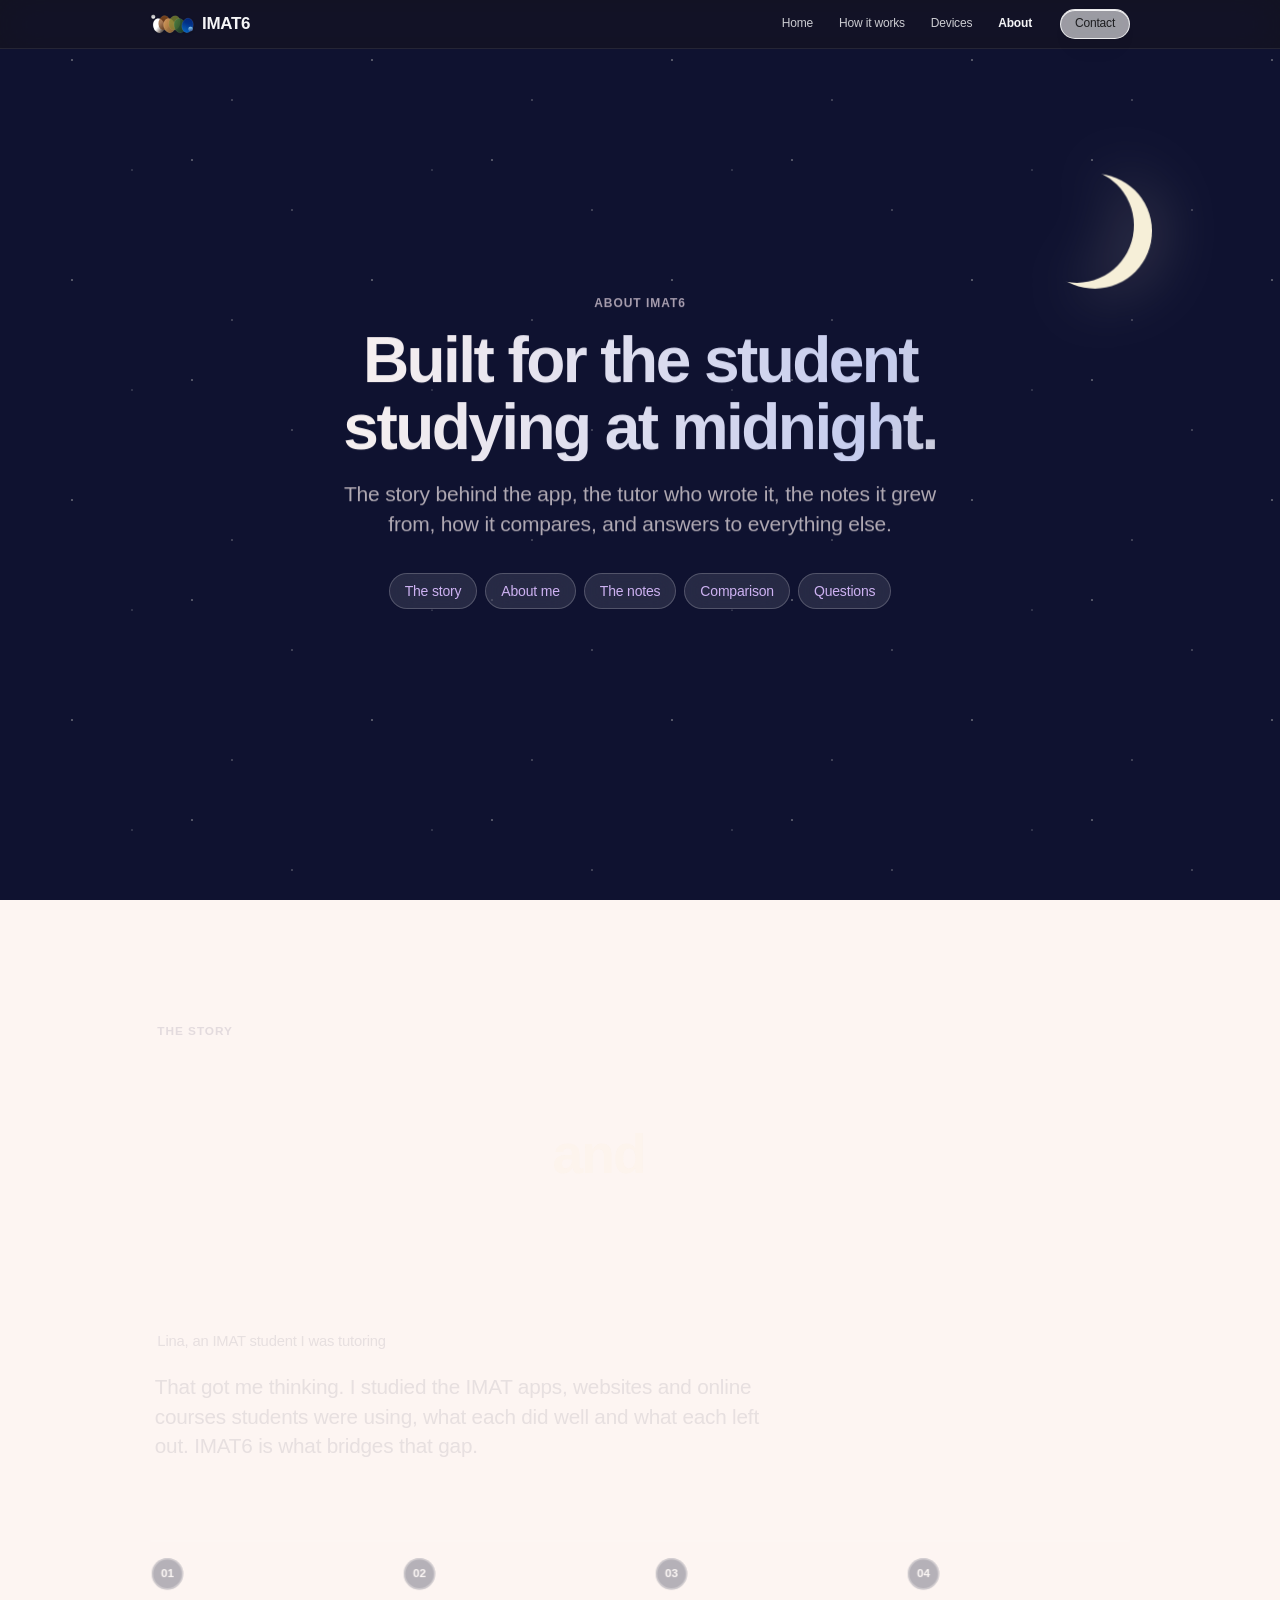
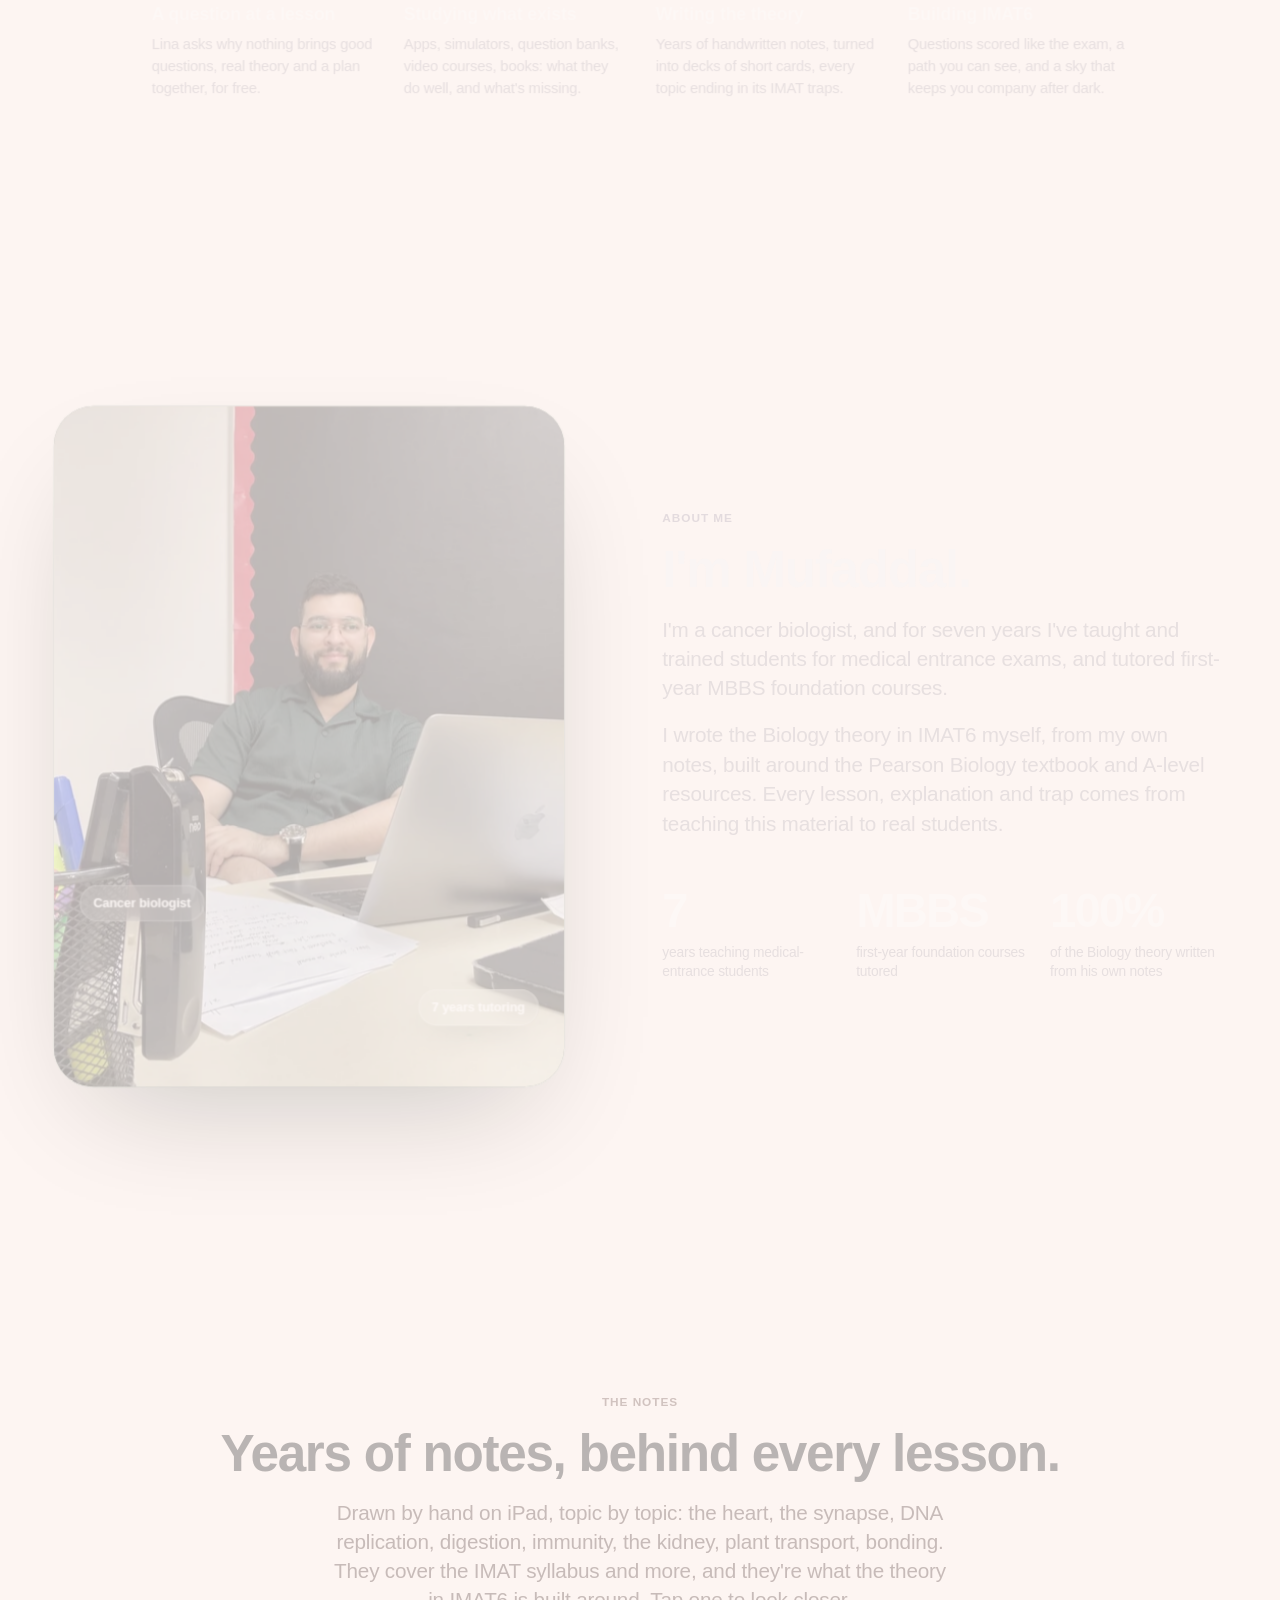
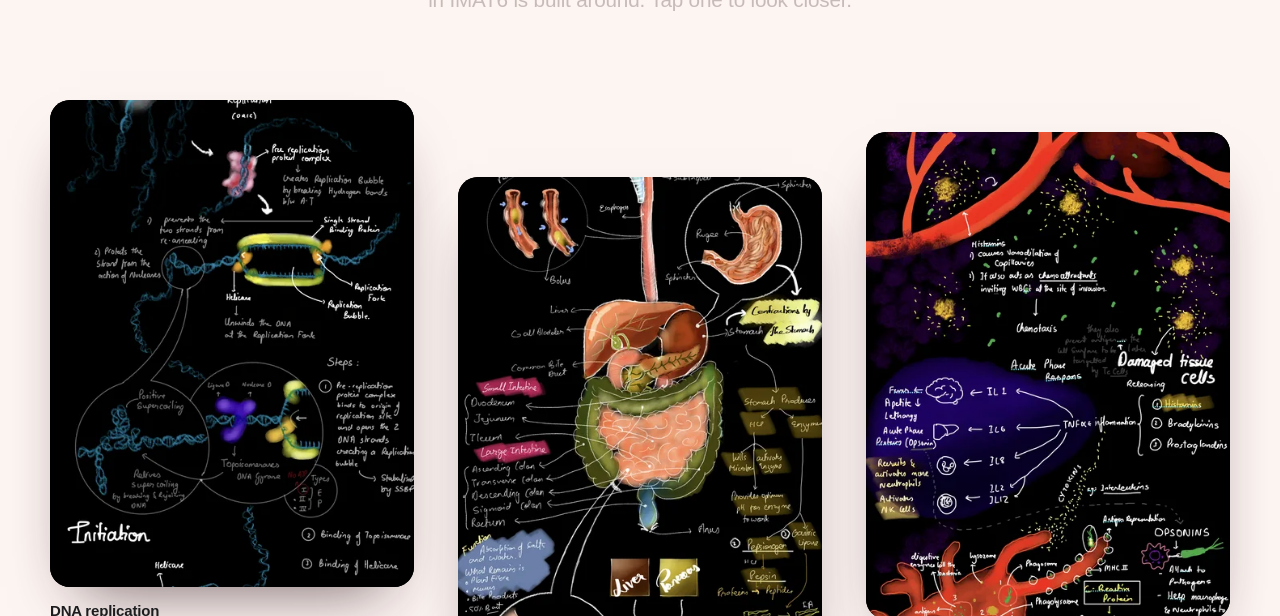
<file: faq.html>
<!doctype html><html lang="en"><head><meta charset="utf-8"><meta http-equiv="refresh" content="0; url=about.html#faq"><link rel="canonical" href="about.html"><title>IMAT6 · About</title></head><body><a href="about.html#faq">The questions now live on the About page.</a></body></html>
</file>
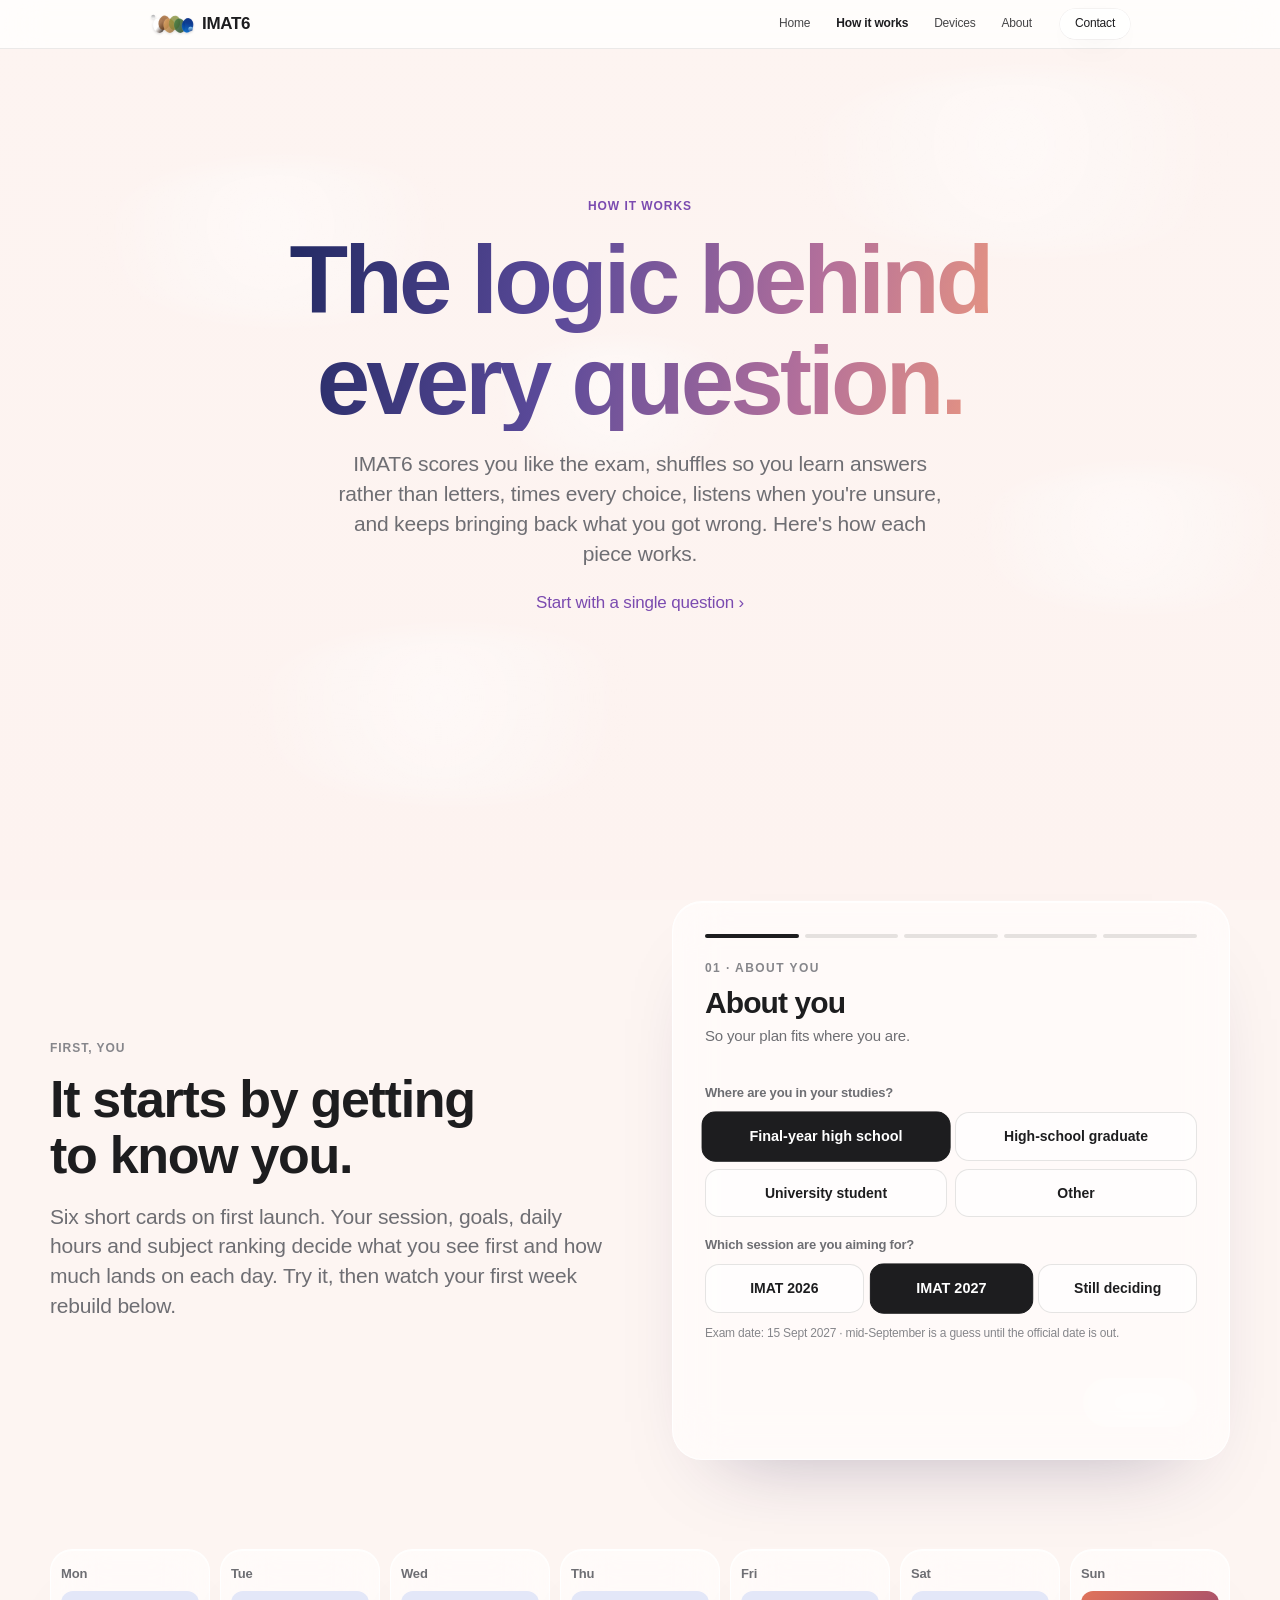
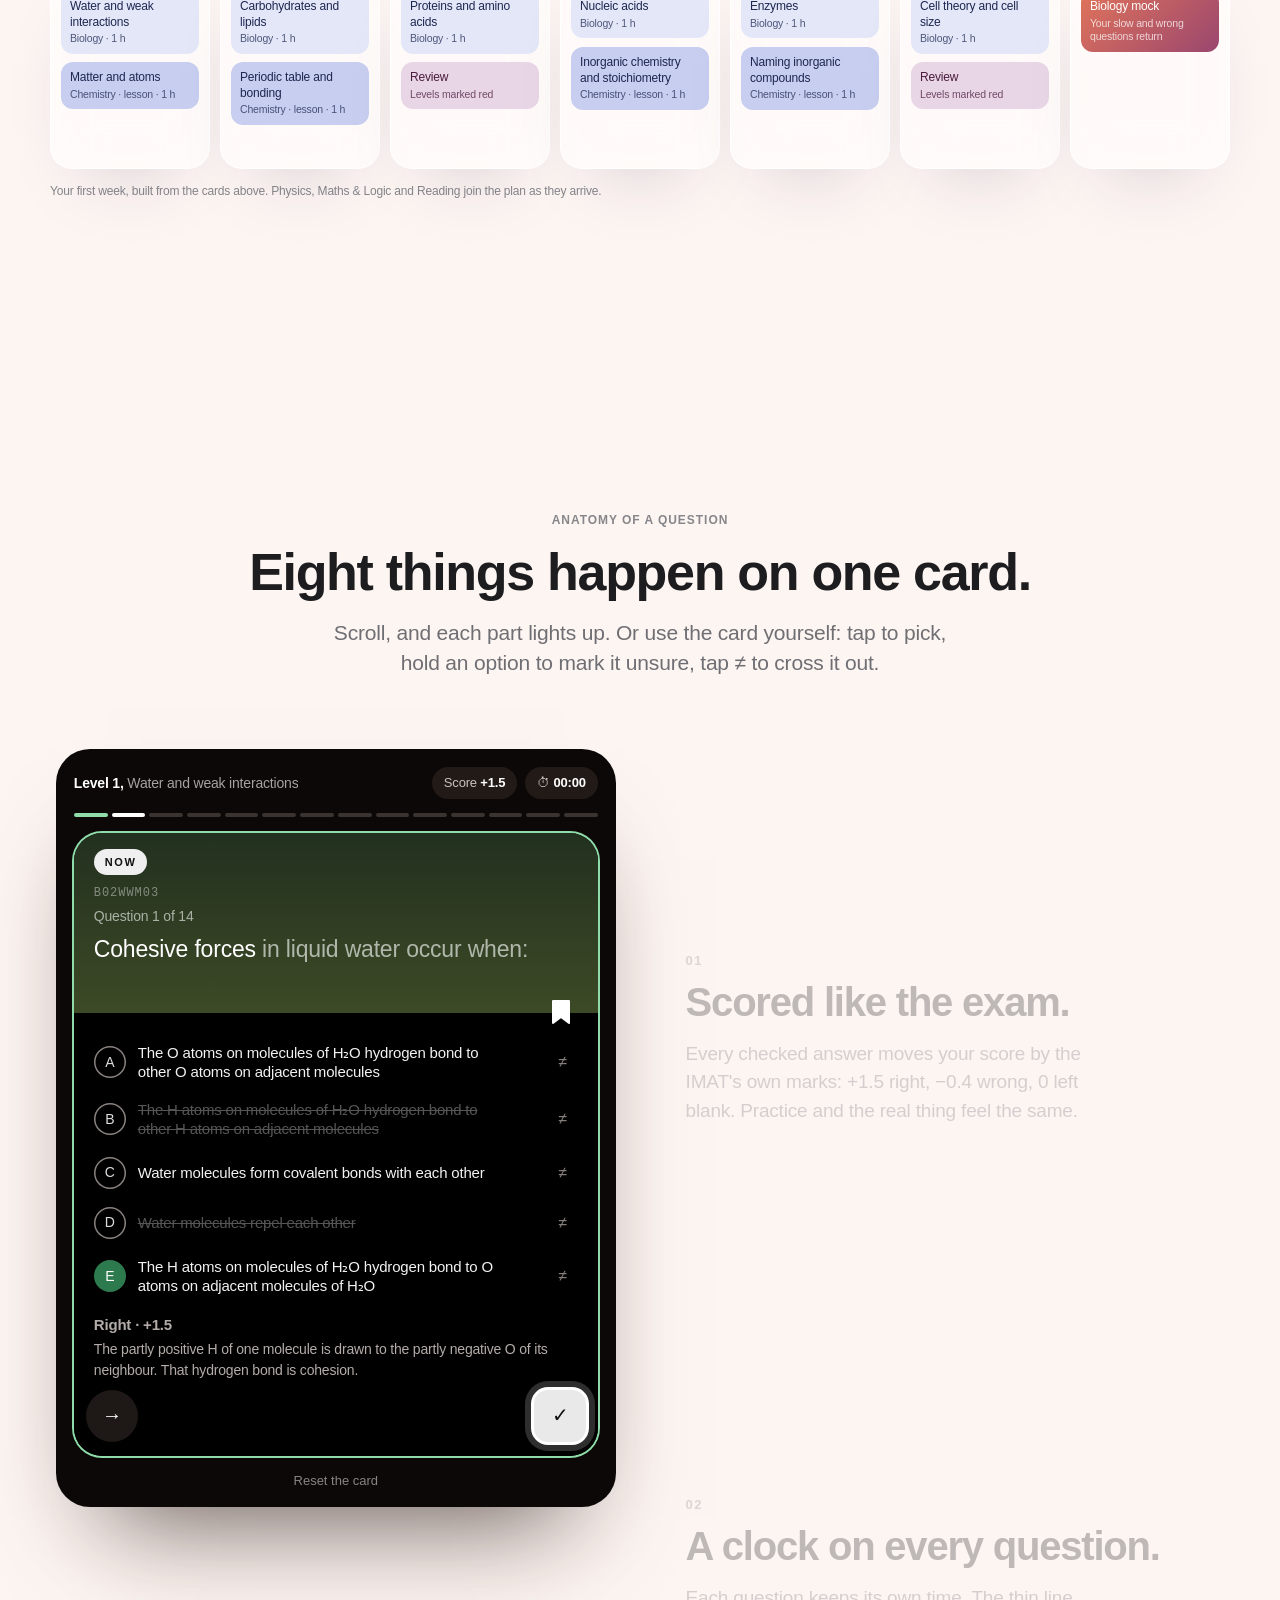
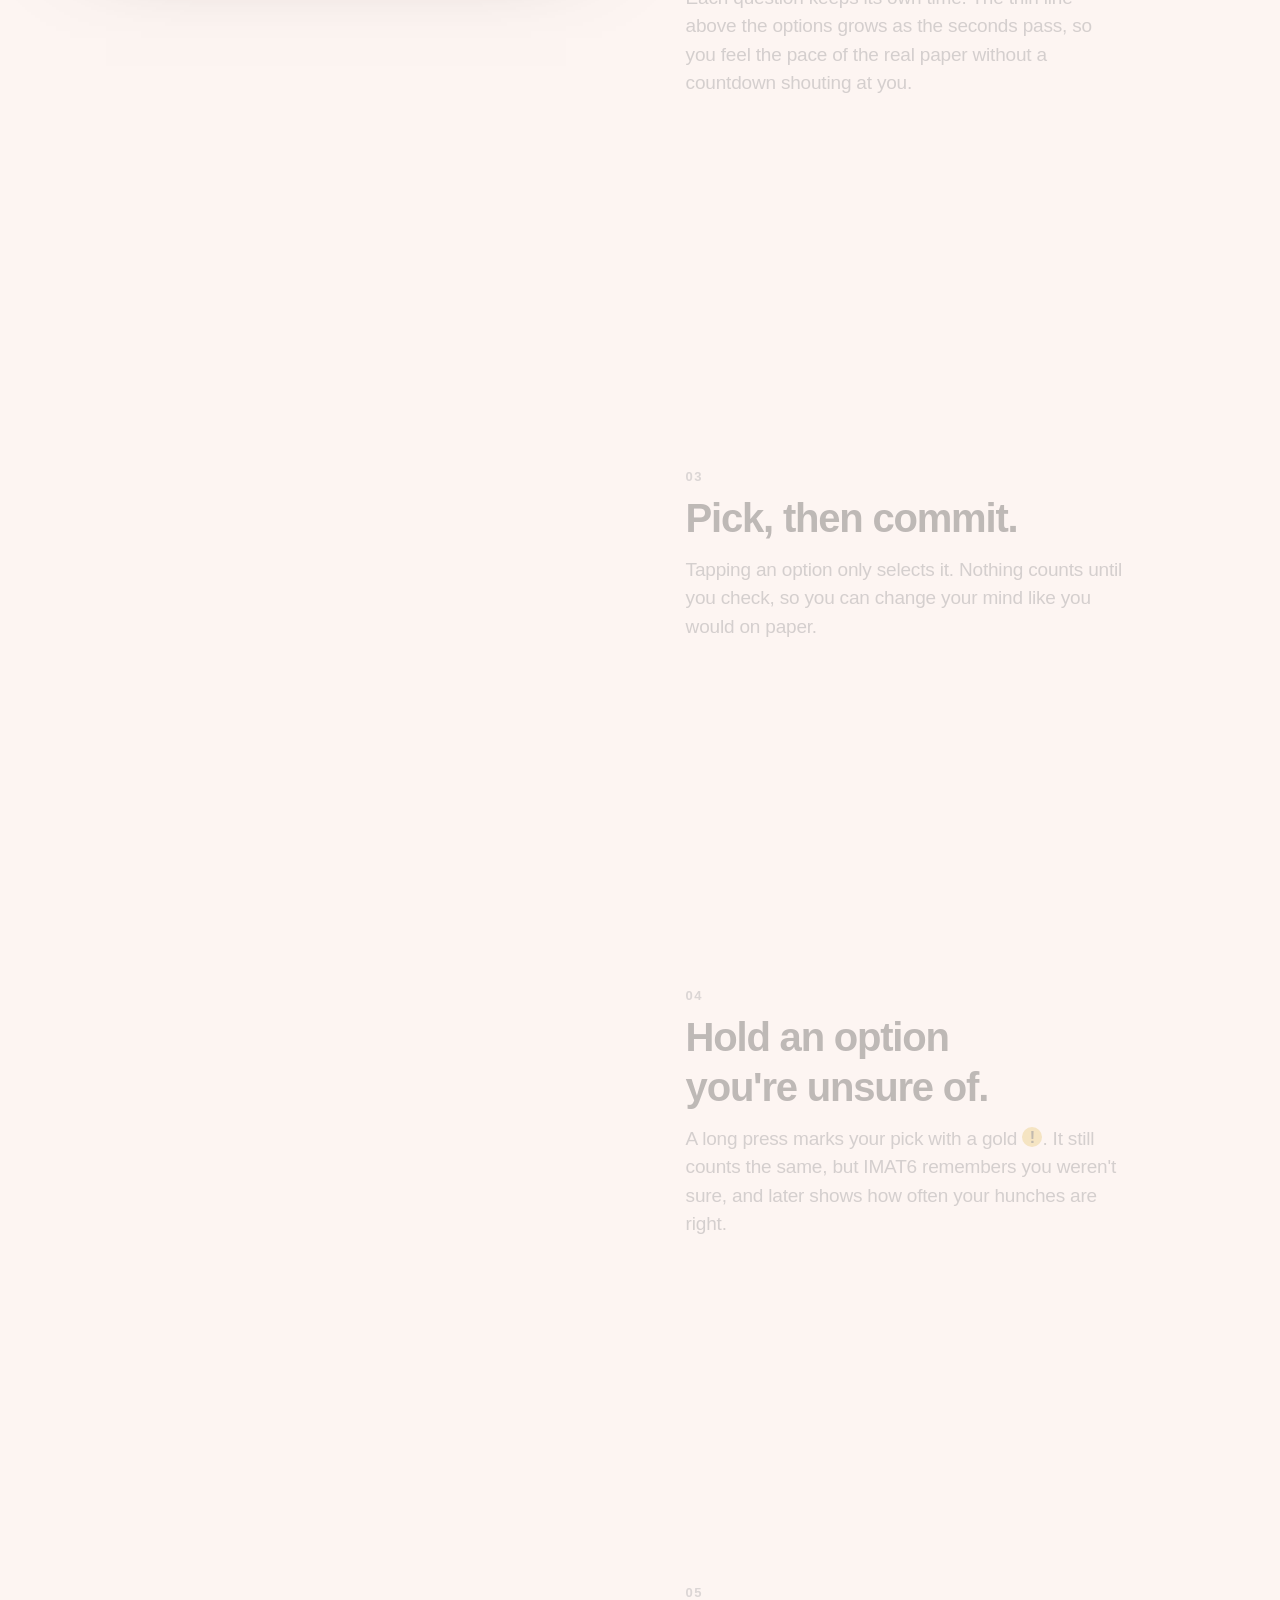
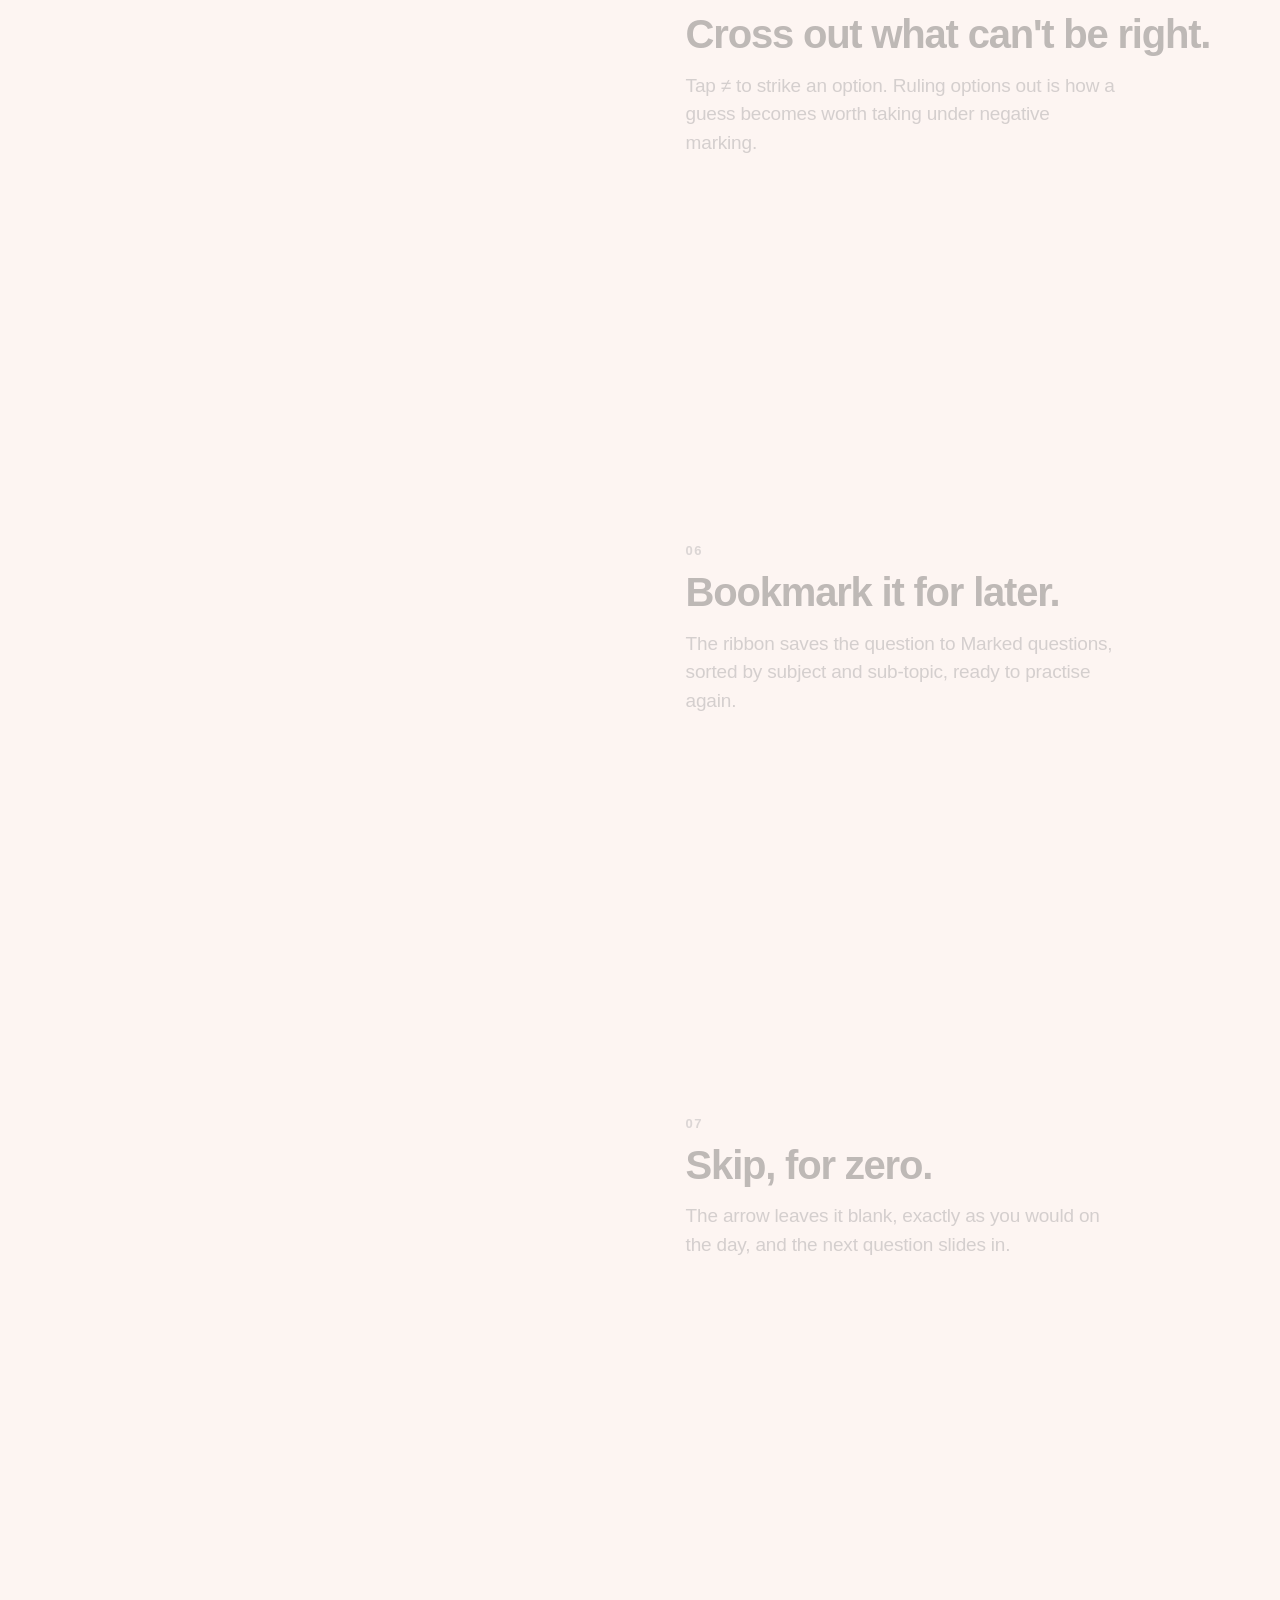
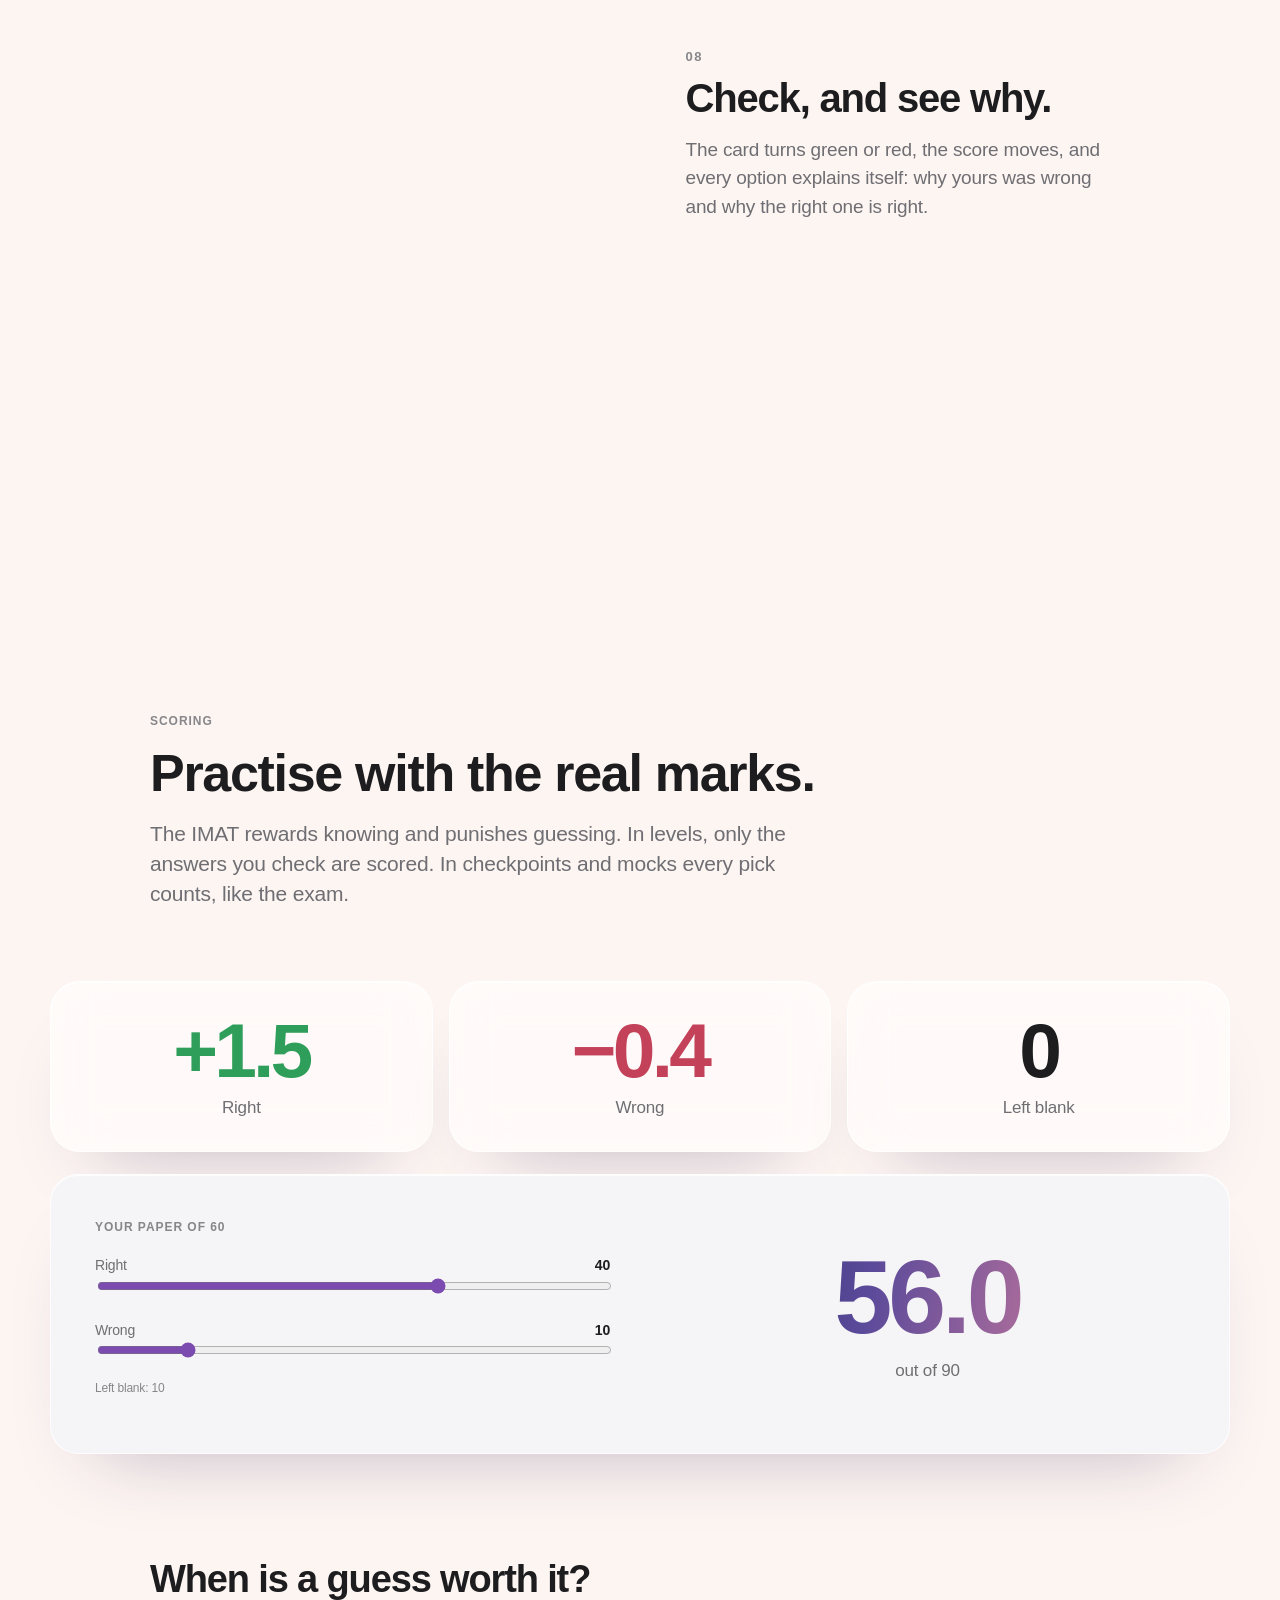
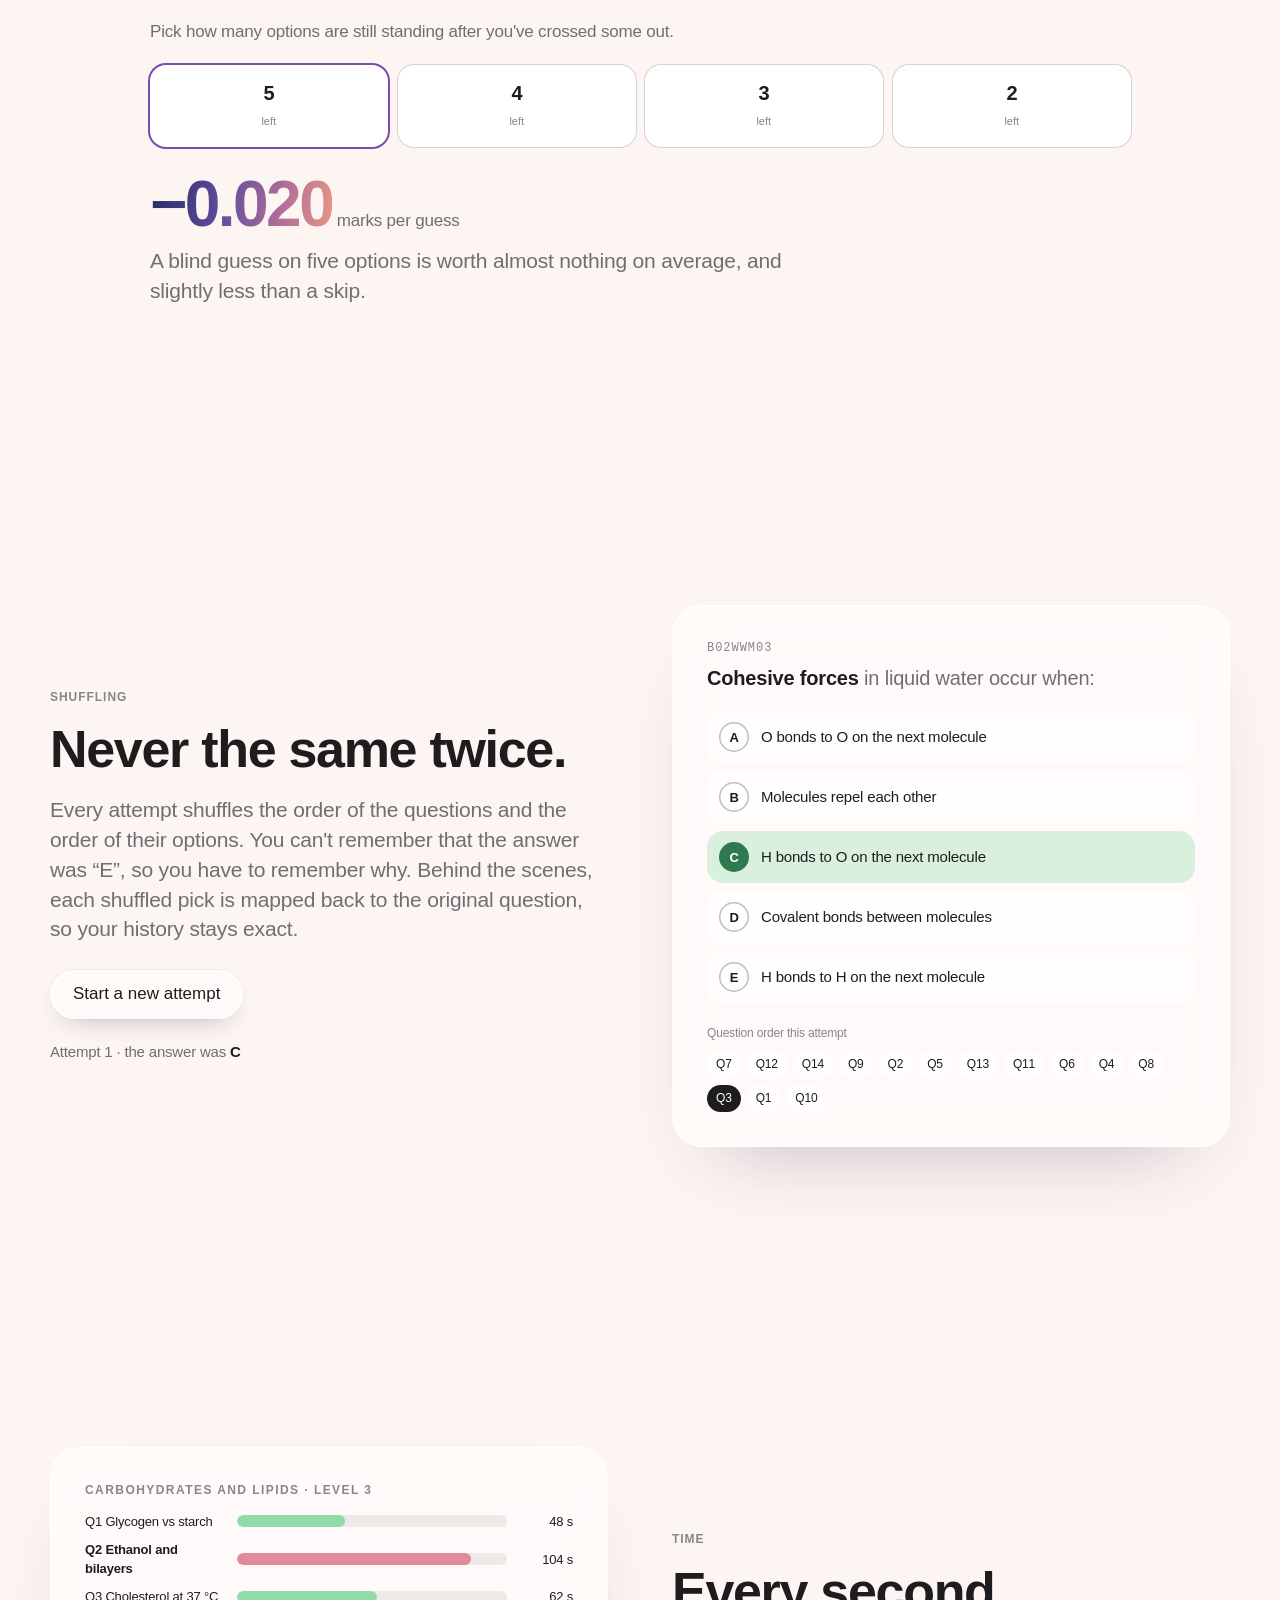
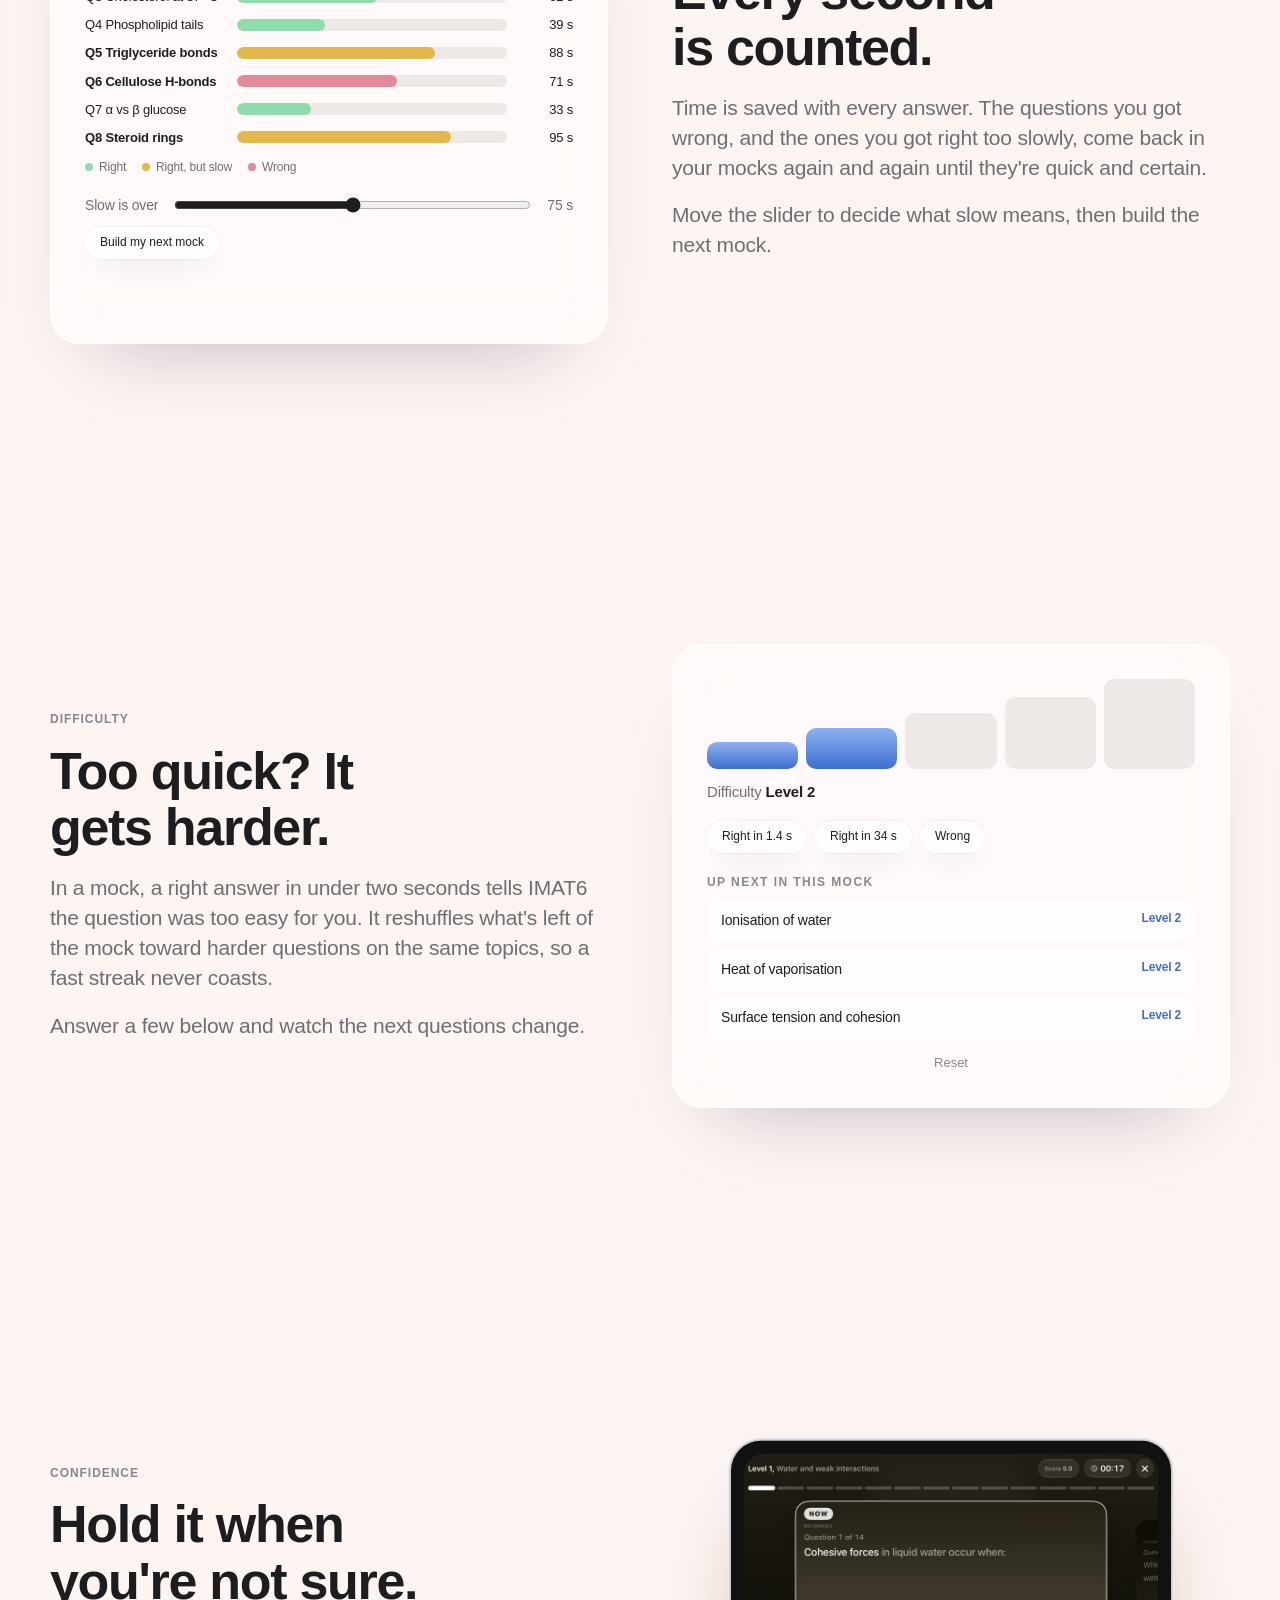
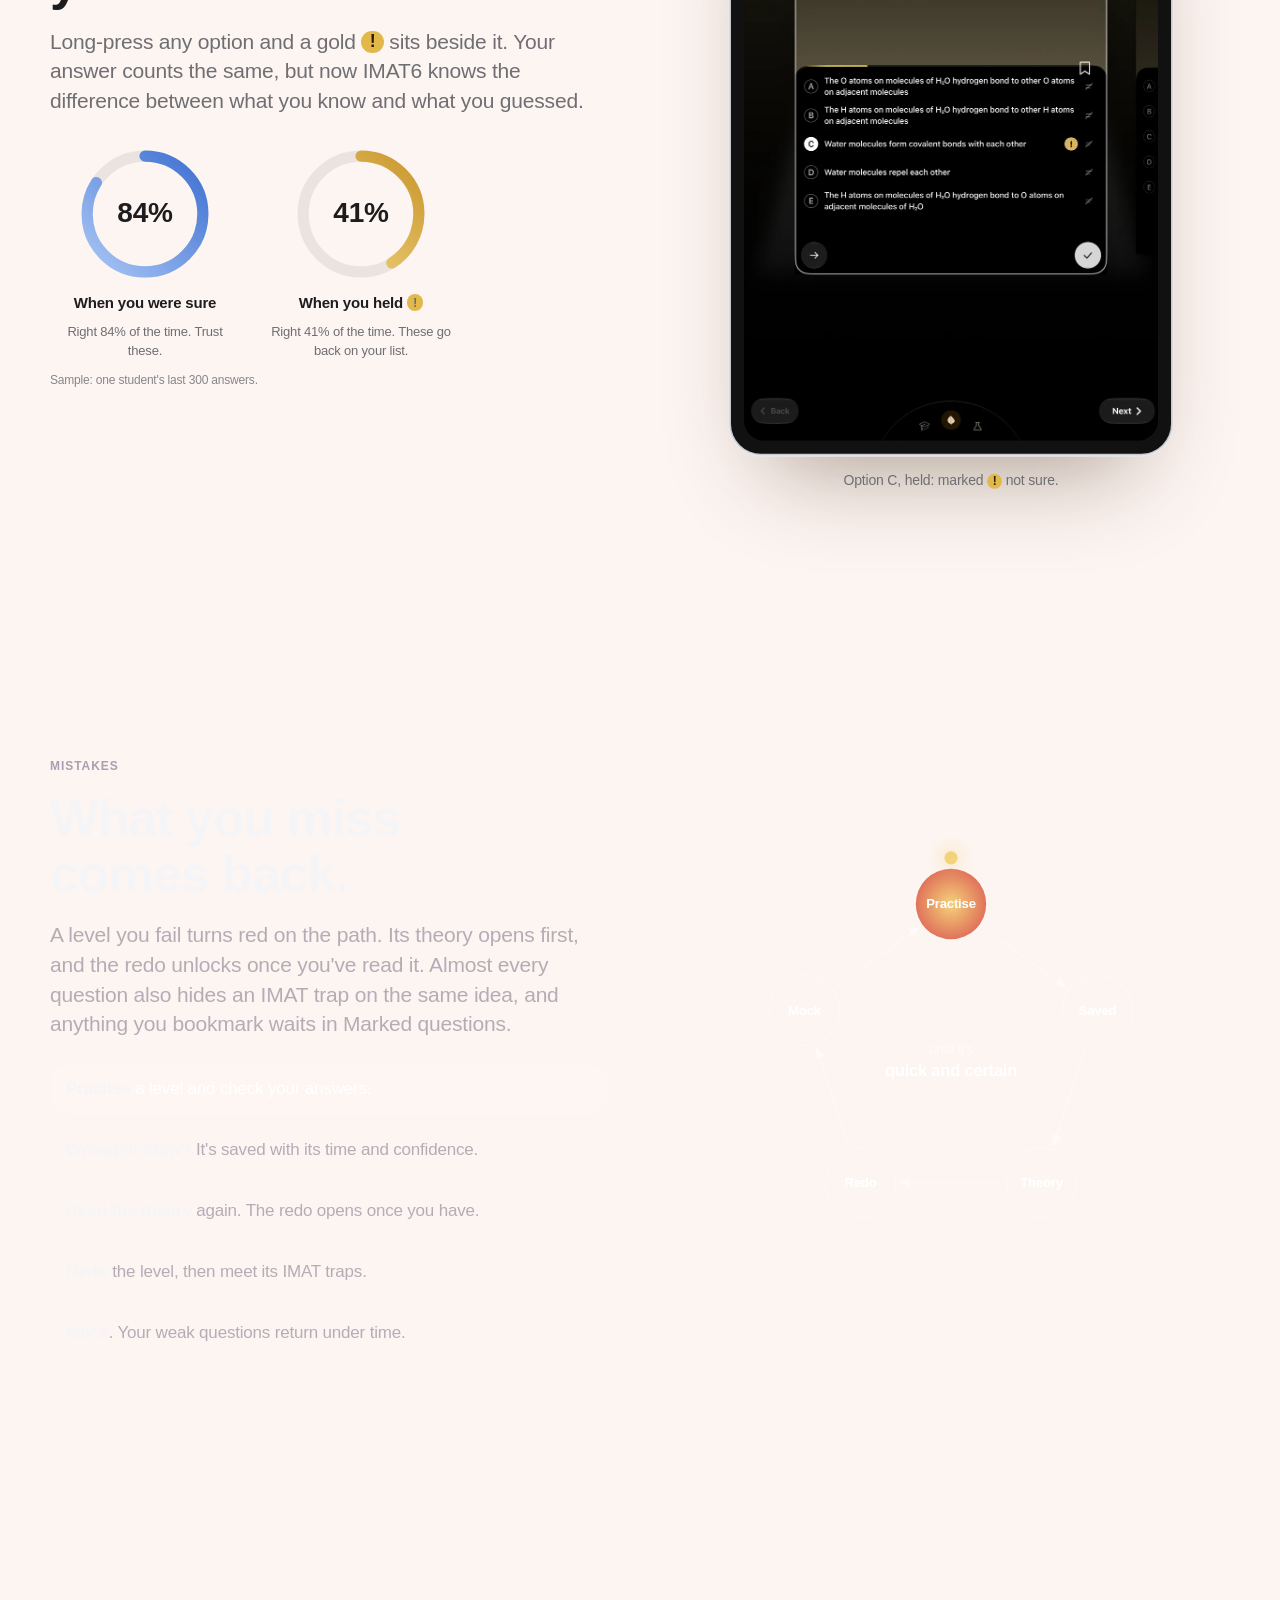
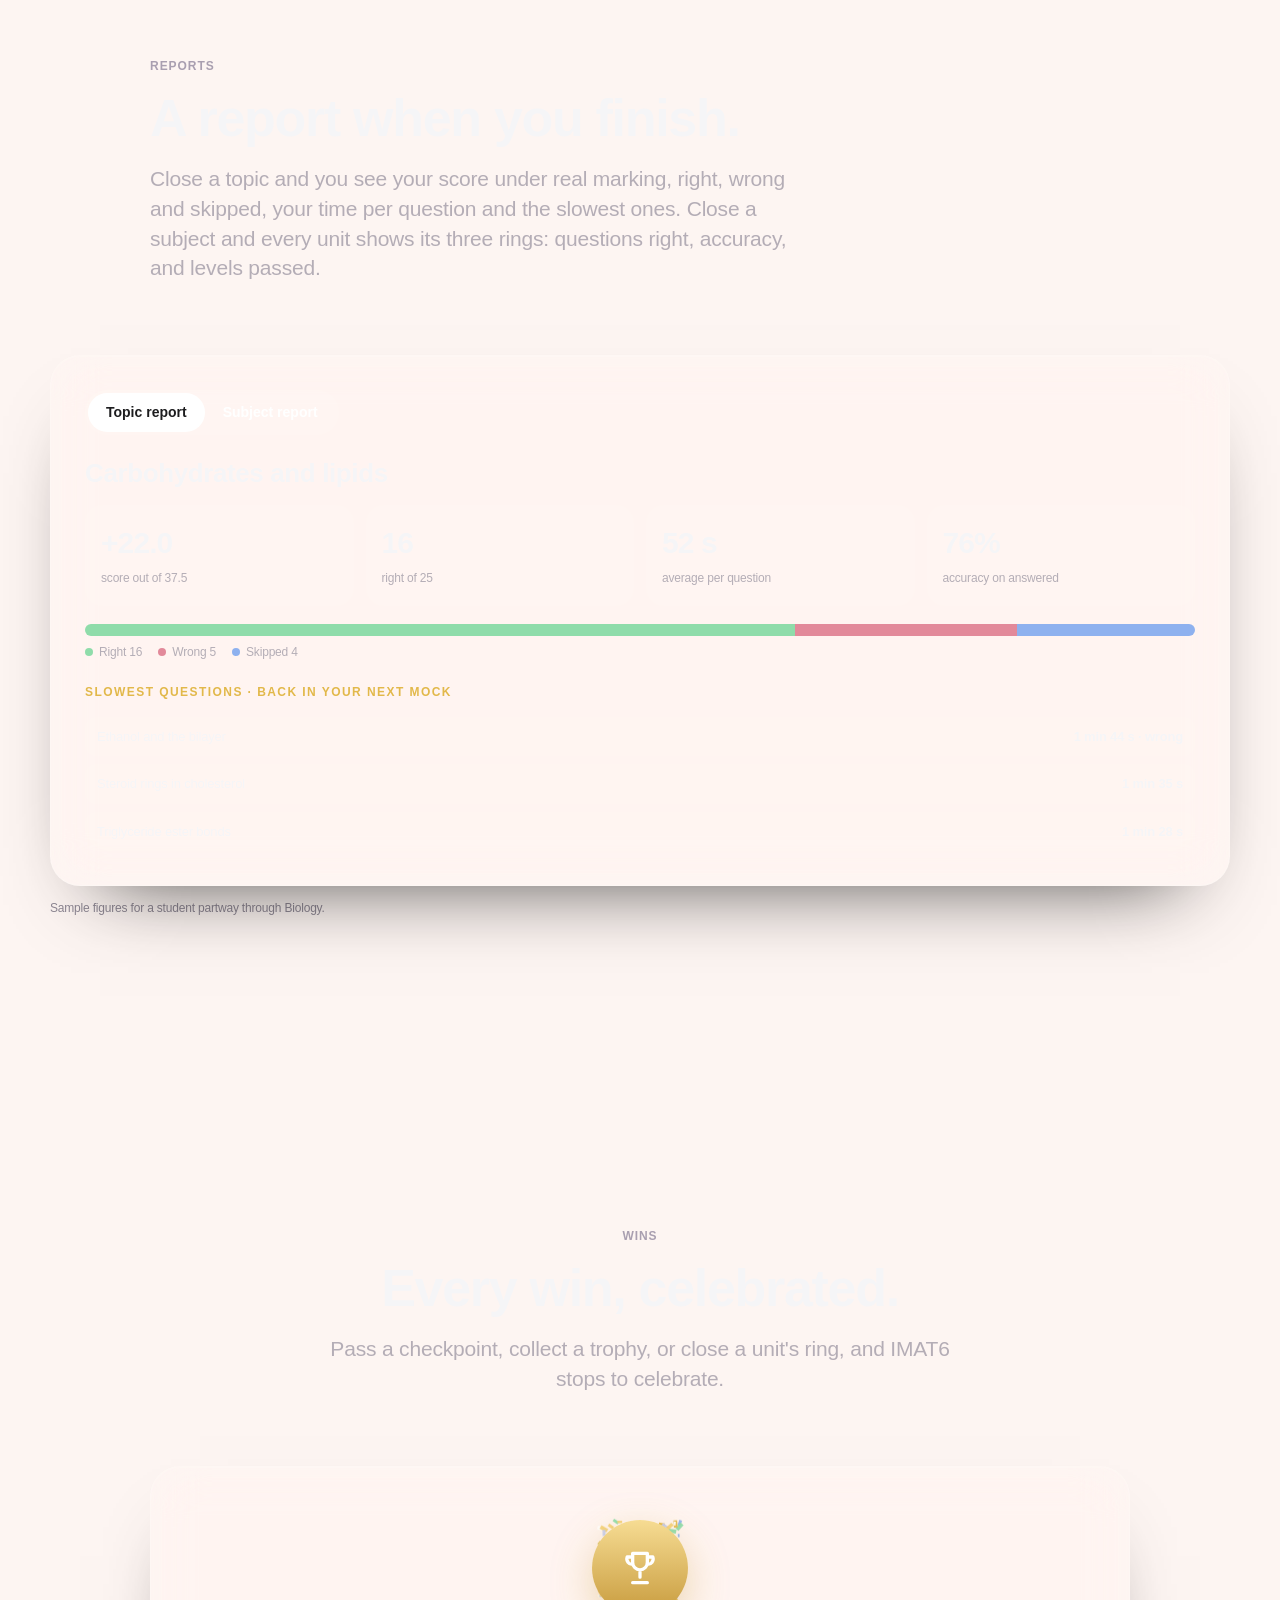
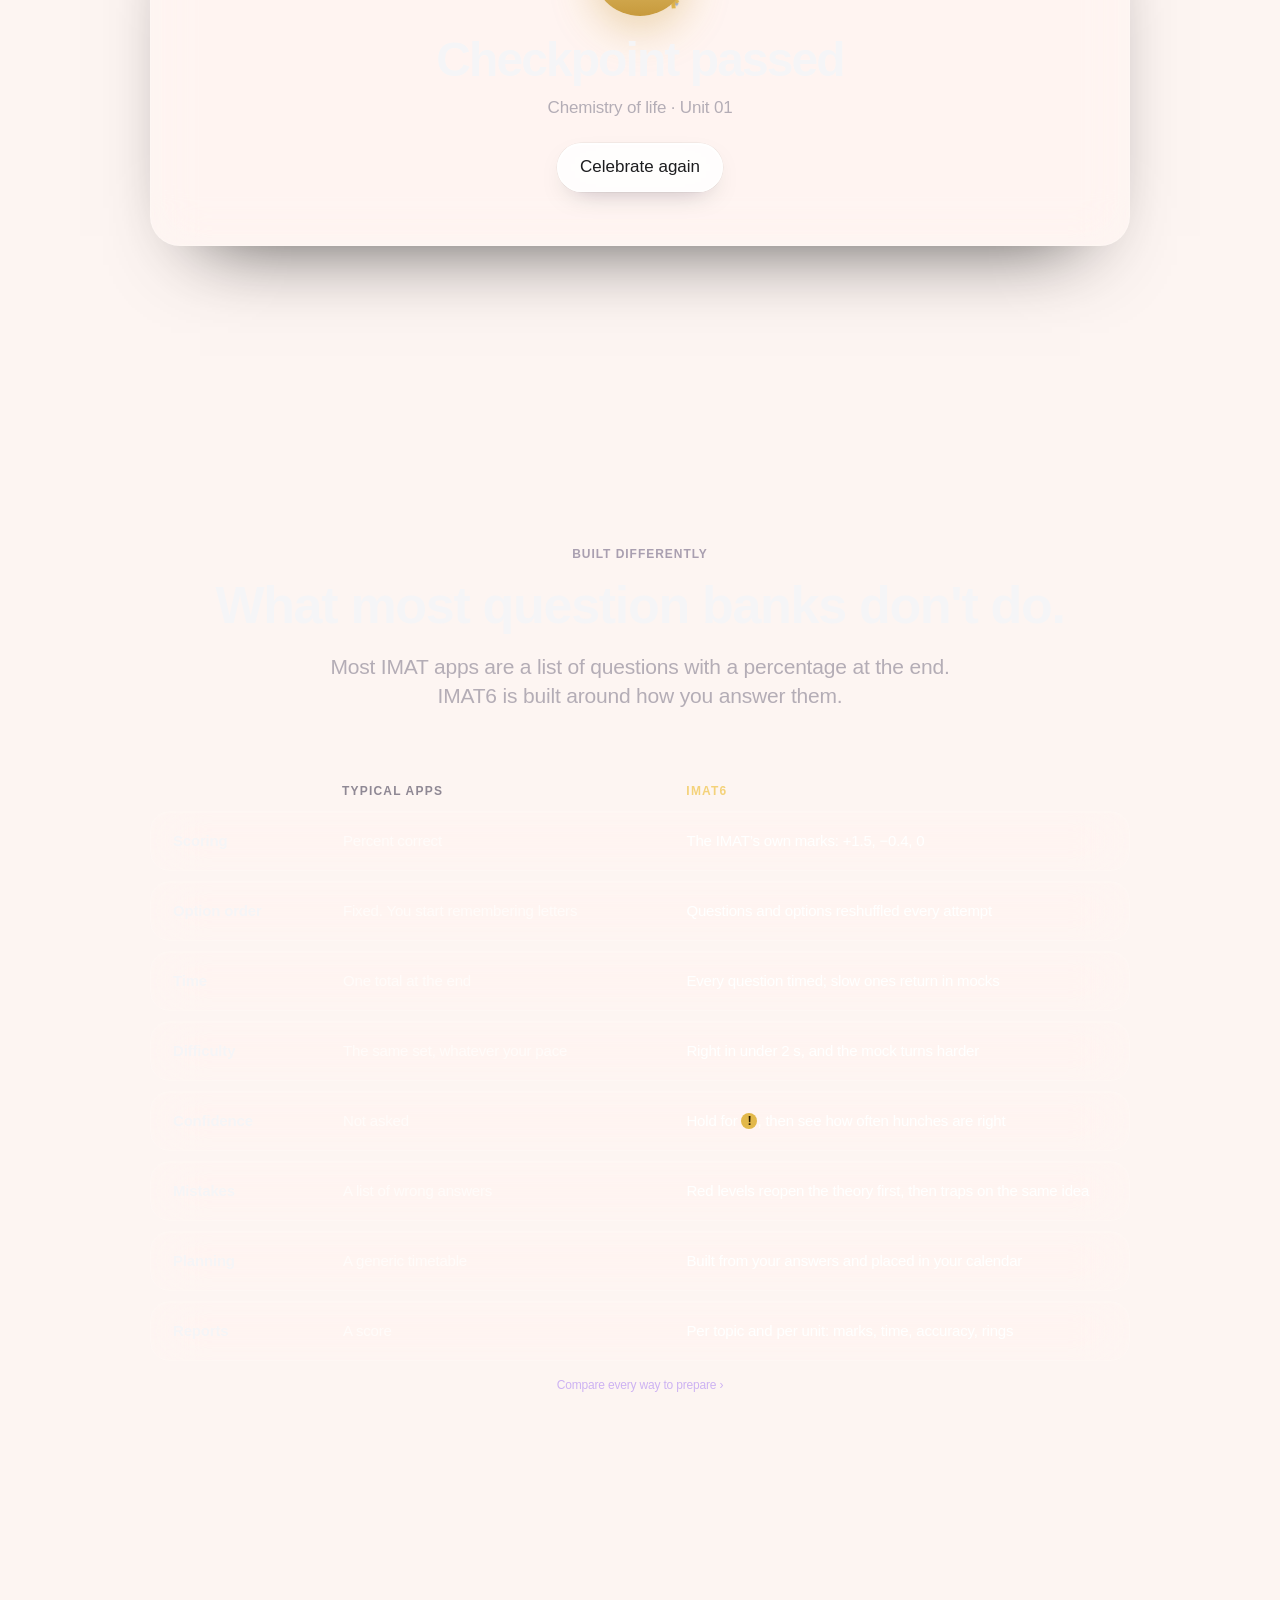
<file: how-it-works.html>
<!doctype html>
<html lang="en"><head><meta charset="utf-8"><meta name="viewport" content="width=device-width, initial-scale=1, viewport-fit=cover">
<script>(function(){try{var v=sessionStorage.getItem("imat6-vt");if(!v)return;var d=document.documentElement,p=v.split(",");d.style.setProperty("--vx",p[0]);d.style.setProperty("--vy",p[1]);if(!("PageRevealEvent" in window))d.classList.add("vt-in");}catch(e){}})();</script>
<title>How IMAT6 Works · IMAT Study Plan, Question Bank and Mock Tests</title>
<meta name="claude:viewport-fit-sides" content="cover">
<meta name="description" content="How IMAT6 takes you through the IMAT syllabus: lessons, practice questions, IMAT traps and a timed mock for every subject, with the exam's negative marking.">
<meta property="og:title" content="How IMAT6 Works · IMAT Study Plan, Question Bank and Mock Tests">
<meta property="og:description" content="How IMAT6 takes you through the IMAT syllabus: lessons, practice questions, IMAT traps and a timed mock for every subject, with the exam's negative marking.">
<link rel="stylesheet" href="how.css?v=1792106897"><link rel="stylesheet" href="style.css?v=1792106897">
</head><body>
<header class="nav band"><div class="nav-in">
<a class="brand" href="index.html"><svg class="brand-logo" viewBox="200 600 1600 740" width="44" height="20" aria-hidden="true"><defs><linearGradient id="lg0" x1="0.5" y1="0" x2="0.5" y2="1"><stop offset="0" stop-color="#A9A9AB"/><stop offset="1" stop-color="#F6F6F6"/></linearGradient><linearGradient id="lg1" x1="0.25" y1="0.1" x2="0.85" y2="0.95"><stop offset="0" stop-color="#FFFFFF"/><stop offset="0.42" stop-color="#FFFFFF"/><stop offset="0.68" stop-color="#A59C97"/><stop offset="1" stop-color="#2E2420"/></linearGradient><linearGradient id="lg2" x1="0.5" y1="0" x2="0.5" y2="1"><stop offset="0" stop-color="#9E5618"/><stop offset="0.55" stop-color="#88491A"/><stop offset="1" stop-color="#6A3A14"/></linearGradient><linearGradient id="lg3" x1="0" y1="0" x2="1" y2="1"><stop offset="0" stop-color="#E8AE6E"/><stop offset="0.5" stop-color="#C08A4A"/><stop offset="1" stop-color="#8A6432"/></linearGradient><linearGradient id="lg4" x1="0.5" y1="0" x2="0.5" y2="1"><stop offset="0" stop-color="#7E8A2E"/><stop offset="0.6" stop-color="#8C8C36"/><stop offset="1" stop-color="#8A7E30"/></linearGradient><linearGradient id="lg5" x1="0" y1="0" x2="1" y2="1"><stop offset="0" stop-color="#4C8646"/><stop offset="0.55" stop-color="#2E5A30"/><stop offset="1" stop-color="#1C3A20"/></linearGradient><linearGradient id="lg6" x1="0.5" y1="0" x2="0.5" y2="1"><stop offset="0" stop-color="#032A82"/><stop offset="0.35" stop-color="#02338E"/><stop offset="1" stop-color="#0569CA"/></linearGradient><linearGradient id="lg7" x1="0.4" y1="0" x2="0.6" y2="1"><stop offset="0" stop-color="#88CEF4"/><stop offset="0.5" stop-color="#5E98D0"/><stop offset="1" stop-color="#2C5290"/></linearGradient></defs><ellipse cx="307" cy="700" rx="74.0" ry="74.0" fill="url(#lg0)" opacity="1" stroke="rgba(255,255,255,.5)" stroke-width="6" transform="rotate(0 307 700)"/><ellipse cx="514" cy="1032" rx="210.0" ry="271.0" fill="url(#lg1)" opacity="1" stroke="rgba(255,255,255,.5)" stroke-width="6" transform="rotate(-13 514 1032)"/><ellipse cx="709" cy="927" rx="210.0" ry="271.0" fill="url(#lg2)" opacity="0.72" stroke="rgba(255,255,255,.5)" stroke-width="6" transform="rotate(13 709 927)"/><ellipse cx="899" cy="1032" rx="210.0" ry="271.0" fill="url(#lg3)" opacity="0.84" stroke="rgba(255,255,255,.5)" stroke-width="6" transform="rotate(-13 899 1032)"/><ellipse cx="1093" cy="930" rx="210.0" ry="271.0" fill="url(#lg4)" opacity="0.74" stroke="rgba(255,255,255,.5)" stroke-width="6" transform="rotate(13 1093 930)"/><ellipse cx="1286" cy="1032" rx="210.0" ry="271.0" fill="url(#lg5)" opacity="0.82" stroke="rgba(255,255,255,.5)" stroke-width="6" transform="rotate(-13 1286 1032)"/><ellipse cx="1575" cy="1021" rx="210.0" ry="271.0" fill="url(#lg6)" opacity="0.94" stroke="rgba(255,255,255,.5)" stroke-width="6" transform="rotate(13 1575 1021)"/><ellipse cx="1688" cy="1152" rx="82.0" ry="82.0" fill="url(#lg7)" opacity="0.96" stroke="rgba(255,255,255,.5)" stroke-width="6" transform="rotate(0 1688 1152)"/></svg>IMAT6</a>
<nav class="nav-links" aria-label="Site"><a href="index.html">Home</a><a href="how-it-works.html" aria-current="page">How it works</a><a href="devices.html">Devices</a><a href="about.html">About</a></nav>
<button class="menu-btn" id="menu-btn" aria-expanded="false" aria-controls="mobile-menu" aria-label="Menu"><svg width="18" height="12" viewBox="0 0 18 12" fill="none" stroke="currentColor" stroke-width="1.6"><path d="M1 2h16M1 10h16"/></svg></button>
<a class="pill" href="index.html#contact">Contact</a>
</div><div class="mobile-menu wrap" id="mobile-menu" hidden><a href="index.html">Home</a><a href="how-it-works.html">How it works</a><a href="devices.html">Devices</a><a href="about.html">About</a></div></header>
<main><div id="skybg" aria-hidden="true"></div>

<!-- HERO · dawn -->
<section class="band hero hw-hero" data-sky="dawn">
  <div class="wrap">
    <p class="eyebrow">How it works</p>
    <h1 class="sky-title">The logic behind<br>every question.</h1>
    <p class="lede" style="margin-inline:auto">IMAT6 scores you like the exam, shuffles so you learn answers rather than letters, times every choice, listens when you're unsure, and keeps bringing back what you got wrong. Here's how each piece works.</p>
    <p class="hero-more"><a class="more" href="#anatomy">Start with a single question</a></p>
  </div>
</section>

<!-- ONBOARDING · blush -->
<section class="band section" data-sky="blush" id="you">
  <div class="wrap-wide hw-two">
    <div class="rv">
      <p class="eyebrow">First, you</p>
      <h2>It starts by getting to know you.</h2>
      <p class="lede">Six short cards on first launch. Your session, goals, daily hours and subject ranking decide what you see first and how much lands on each day. Try it, then watch your first week rebuild below.</p>
    </div>
    <div class="gl ob rv" id="ob" aria-live="polite"></div>
  </div>
  <div class="wrap-wide" style="margin-top:clamp(56px,7vw,90px)">
    <div class="week rv" id="week"></div>
    <p class="small" style="margin-top:14px">Your first week, built from the cards above. Physics, Maths &amp; Logic and Reading join the plan as they arrive.</p>
  </div>
</section>

<!-- ANATOMY · blush · sticky card + steps -->
<section class="band section" id="anatomy" data-sky="blush">
  <div class="wrap-wide">
    <div class="wrap head rv center">
      <p class="eyebrow">Anatomy of a question</p>
      <h2>Eight things happen on one card.</h2>
      <p class="lede">Scroll, and each part lights up. Or use the card yourself: tap to pick, hold an option to mark it unsure, tap ≠ to cross it out.</p>
    </div>
    <div class="anat">
      <div class="anat-stage">
        <div class="qa" id="qa" aria-label="An interactive IMAT6 question card">
          <div class="qa-top" data-part="score timer">
            <span class="qa-title"><b>Level 1,</b> Water and weak interactions</span>
            <span class="qa-pill" data-part="score">Score <b id="qa-score">0.0</b></span>
            <span class="qa-pill" data-part="timer">⏱ <b id="qa-time">00:00</b></span>
          </div>
          <div class="qa-segs" data-part="progress"><i class="on"></i><i></i><i></i><i></i><i></i><i></i><i></i><i></i><i></i><i></i><i></i><i></i><i></i><i></i></div>
          <div class="qa-card">
            <div class="qa-head">
              <span class="qa-now">NOW</span>
              <div class="qa-code">B02WWM03</div>
              <div class="qa-num">Question 1 of 14</div>
              <div class="qa-stem"><b>Cohesive forces</b> in liquid water occur when:</div>
            </div>
            <div class="qa-body">
              <i class="qa-edge" data-part="timer" id="qa-edge"></i>
              <button class="qa-mark" data-part="mark" id="qa-mark" aria-label="Bookmark"><svg width="22" height="26" viewBox="0 0 22 26" fill="none" stroke="currentColor" stroke-width="2" stroke-linejoin="round"><path d="M3 2h16v22l-8-6-8 6z"/></svg></button>
              <div class="qa-opts" id="qa-opts"></div>
              <div class="qa-verdict" id="qa-verdict" aria-live="polite"></div>
              <div class="qa-actions">
                <button class="qa-round" data-part="skip" id="qa-skip" aria-label="Skip, scores 0">→</button>
                <button class="qa-round on" data-part="check" id="qa-check" aria-label="Check answer">✓</button>
              </div>
            </div>
          </div>
          <button class="qa-reset" id="qa-reset" type="button">Reset the card</button>
        </div>
      </div>
      <ol class="anat-steps">
        <li data-step="score"><span class="n">01</span><h3>Scored like the exam.</h3><p>Every checked answer moves your score by the IMAT's own marks: +1.5 right, −0.4 wrong, 0 left blank. Practice and the real thing feel the same.</p></li>
        <li data-step="timer"><span class="n">02</span><h3>A clock on every question.</h3><p>Each question keeps its own time. The thin line above the options grows as the seconds pass, so you feel the pace of the real paper without a countdown shouting at you.</p></li>
        <li data-step="pick"><span class="n">03</span><h3>Pick, then commit.</h3><p>Tapping an option only selects it. Nothing counts until you check, so you can change your mind like you would on paper.</p></li>
        <li data-step="unsure"><span class="n">04</span><h3>Hold an option you're unsure of.</h3><p>A long press marks your pick with a gold <span class="bang">!</span>. It still counts the same, but IMAT6 remembers you weren't sure, and later shows how often your hunches are right.</p></li>
        <li data-step="strike"><span class="n">05</span><h3>Cross out what can't be right.</h3><p>Tap ≠ to strike an option. Ruling options out is how a guess becomes worth taking under negative marking.</p></li>
        <li data-step="mark"><span class="n">06</span><h3>Bookmark it for later.</h3><p>The ribbon saves the question to Marked questions, sorted by subject and sub-topic, ready to practise again.</p></li>
        <li data-step="skip"><span class="n">07</span><h3>Skip, for zero.</h3><p>The arrow leaves it blank, exactly as you would on the day, and the next question slides in.</p></li>
        <li data-step="check"><span class="n">08</span><h3>Check, and see why.</h3><p>The card turns green or red, the score moves, and every option explains itself: why yours was wrong and why the right one is right.</p></li>
      </ol>
    </div>
  </div>
</section>

<!-- SCORING · blush -->
<section class="band section" data-sky="blush" id="scoring">
  <div class="wrap-wide">
    <div class="wrap head rv">
      <p class="eyebrow">Scoring</p>
      <h2>Practise with the real marks.</h2>
      <p class="lede">The IMAT rewards knowing and punishes guessing. In levels, only the answers you check are scored. In checkpoints and mocks every pick counts, like the exam.</p>
    </div>
    <div class="marks rv">
      <div class="gl mk"><b class="pos">+1.5</b><span>Right</span></div>
      <div class="gl mk"><b class="neg">−0.4</b><span>Wrong</span></div>
      <div class="gl mk"><b>0</b><span>Left blank</span></div>
    </div>
    <div class="calc gl rv" style="margin-top:22px">
      <div>
        <p class="eyebrow" style="margin:0">Your paper of 60</p>
        <label for="calc-right">Right <output id="calc-right-o">40</output></label>
        <input type="range" id="calc-right" min="0" max="60" value="40">
        <label for="calc-wrong">Wrong <output id="calc-wrong-o">10</output></label>
        <input type="range" id="calc-wrong" min="0" max="60" value="10">
        <p class="small" style="margin-top:14px">Left blank: <span class="num" id="calc-skip-o">10</span></p>
      </div>
      <div class="center"><div class="score-big sky-title" id="calc-score">56.0</div><p class="muted" style="margin:10px 0 0">out of 90</p></div>
    </div>
    <div class="ev-wrap rv">
      <h3>When is a guess worth it?</h3>
      <p class="muted">Pick how many options are still standing after you've crossed some out.</p>
      <div class="ev" role="group" aria-label="Options left">
        <button data-left="5" aria-pressed="true"><b>5</b><span>left</span></button>
        <button data-left="4" aria-pressed="false"><b>4</b><span>left</span></button>
        <button data-left="3" aria-pressed="false"><b>3</b><span>left</span></button>
        <button data-left="2" aria-pressed="false"><b>2</b><span>left</span></button>
      </div>
      <p style="margin:24px 0 0"><span class="score-big sky-title" id="ev-out" style="font-size:clamp(44px,6vw,64px)">−0.020</span> <span class="muted">marks per guess</span></p>
      <p class="lede" id="ev-note" style="margin-top:10px"></p>
    </div>
  </div>
</section>

<!-- SHUFFLE · morning -->
<section class="band section" data-sky="morning" id="shuffle">
  <div class="wrap-wide hw-two">
    <div class="rv">
      <p class="eyebrow">Shuffling</p>
      <h2>Never the same twice.</h2>
      <p class="lede">Every attempt shuffles the order of the questions and the order of their options. You can't remember that the answer was “E”, so you have to remember why. Behind the scenes, each shuffled pick is mapped back to the original question, so your history stays exact.</p>
      <button class="pill lg" id="shuf-go" type="button" style="margin-top:26px">Start a new attempt</button>
      <ol class="shuf-log" id="shuf-log" aria-live="polite"></ol>
    </div>
    <div class="gl shuf rv">
      <div class="shuf-q"><small>B02WWM03</small><b>Cohesive forces</b> in liquid water occur when:</div>
      <div class="shuf-opts" id="shuf-opts"></div>
      <div class="shuf-order"><small>Question order this attempt</small><div id="shuf-qs"></div></div>
    </div>
  </div>
</section>

<!-- TIME · day -->
<section class="band section" data-sky="day" id="time">
  <div class="wrap-wide hw-two">
    <div class="gl tq rv">
      <p class="kick">Carbohydrates and lipids · level 3</p>
      <div id="tq"></div>
      <div class="tq-th"><label for="tq-slow">Slow is over</label><input type="range" id="tq-slow" min="30" max="120" step="5" value="75"><output id="tq-slow-o">75 s</output></div>
      <button class="pill" id="tq-build" type="button">Build my next mock</button>
      <div class="mocklist" id="tq-mock" aria-live="polite"></div>
    </div>
    <div class="rv">
      <p class="eyebrow">Time</p>
      <h2>Every second is counted.</h2>
      <p class="lede">Time is saved with every answer. The questions you got wrong, and the ones you got right too slowly, come back in your mocks again and again until they're quick and certain.</p>
      <p class="lede">Move the slider to decide what slow means, then build the next mock.</p>
    </div>
  </div>
</section>

<!-- ADAPTIVE · day -->
<section class="band section" data-sky="day" id="adaptive">
  <div class="wrap-wide hw-two">
    <div class="rv">
      <p class="eyebrow">Difficulty</p>
      <h2>Too quick? It gets harder.</h2>
      <p class="lede">In a mock, a right answer in under two seconds tells IMAT6 the question was too easy for you. It reshuffles what's left of the mock toward harder questions on the same topics, so a fast streak never coasts.</p>
      <p class="lede">Answer a few below and watch the next questions change.</p>
    </div>
    <div class="gl adapt rv">
      <div class="ad-meter" aria-hidden="true"><i></i><i></i><i></i><i></i><i></i></div>
      <p class="ad-lvl">Difficulty <b id="ad-lvl">Level 2</b></p>
      <div class="ad-btns"><button class="pill" data-t="1.4" type="button">Right in 1.4 s</button><button class="pill" data-t="34" type="button">Right in 34 s</button><button class="pill" data-t="w" type="button">Wrong</button></div>
      <p class="kick" style="margin:22px 0 8px">Up next in this mock</p>
      <ol class="ad-next" id="ad-next" aria-live="polite"></ol>
      <button class="qa-reset" id="ad-reset" type="button" style="color:var(--ink-3)">Reset</button>
    </div>
  </div>
</section>

<!-- UNSURE · gold -->
<section class="band section" data-sky="gold" id="unsure">
  <div class="wrap-wide hw-two">
    <div class="rv">
      <p class="eyebrow">Confidence</p>
      <h2>Hold it when you're not sure.</h2>
      <p class="lede">Long-press any option and a gold <span class="bang">!</span> sits beside it. Your answer counts the same, but now IMAT6 knows the difference between what you know and what you guessed.</p>
      <div class="rings" id="rings"></div>
      <p class="small">Sample: one student's last 300 answers.</p>
    </div>
    <figure class="ns-shot rv" data-par>
      <div class="ipad-p"><div class="screen"><img src="img/p-notsure.webp" srcset="img/p-notsure-s.webp 450w, img/p-notsure.webp 900w" sizes="(max-width:900px) 80vw, 460px" alt="An IMAT6 question with option C marked not sure by a gold exclamation mark" loading="lazy"></div></div>
      <figcaption>Option C, held: marked <span class="bang">!</span> not sure.</figcaption>
    </figure>
  </div>
</section>

<!-- LOOP · ember -->
<section class="band section ink-light" data-sky="ember" id="loop">
  <div class="wrap-wide hw-two">
    <div class="rv">
      <p class="eyebrow">Mistakes</p>
      <h2>What you miss comes back.</h2>
      <p class="lede">A level you fail turns red on the path. Its theory opens first, and the redo unlocks once you've read it. Almost every question also hides an IMAT trap on the same idea, and anything you bookmark waits in Marked questions.</p>
      <ul class="loop-list" id="loop-list">
        <li data-i="0"><b>Practise</b> a level and check your answers.</li>
        <li data-i="1"><b>Wrong or slow?</b> It's saved with its time and confidence.</li>
        <li data-i="2"><b>Read the theory</b> again. The redo opens once you have.</li>
        <li data-i="3"><b>Redo</b> the level, then meet its IMAT traps.</li>
        <li data-i="4"><b>Mock</b>. Your weak questions return under time.</li>
      </ul>
    </div>
    <div class="rv"><svg class="loop" id="loop-svg" viewBox="0 0 400 400" role="img" aria-label="The practise, review, redo and mock loop"></svg></div>
  </div>
</section>

<!-- REPORTS · ember -->
<section class="band section ink-light" data-sky="ember" id="reports">
  <div class="wrap-wide">
    <div class="wrap head rv">
      <p class="eyebrow">Reports</p>
      <h2>A report when you finish.</h2>
      <p class="lede">Close a topic and you see your score under real marking, right, wrong and skipped, your time per question and the slowest ones. Close a subject and every unit shows its three rings: questions right, accuracy, and levels passed.</p>
    </div>
    <div class="gl rep rv">
      <div class="rep-tabs" role="tablist"><button aria-pressed="true" data-rep="topic">Topic report</button><button aria-pressed="false" data-rep="subject">Subject report</button></div>
      <div id="rep"></div>
    </div>
    <p class="small" style="margin-top:14px">Sample figures for a student partway through Biology.</p>
  </div>
</section>

<!-- WINS · night -->
<section class="band section ink-light" data-sky="night" id="wins">
  <div class="wrap">
    <div class="head rv center">
      <p class="eyebrow">Wins</p>
      <h2>Every win, celebrated.</h2>
      <p class="lede">Pass a checkpoint, collect a trophy, or close a unit's ring, and IMAT6 stops to celebrate.</p>
    </div>
    <div class="gl celebrate rv" id="cele">
      <canvas aria-hidden="true"></canvas>
      <div class="cele-card" id="cele-card">
        <div class="trophy" aria-hidden="true"><svg width="44" height="44" viewBox="0 0 24 24" fill="none" stroke="#fff" stroke-width="1.8" stroke-linecap="round" stroke-linejoin="round"><path d="M8 4h8v5a4 4 0 0 1-8 0V4ZM8 6H5a3 3 0 0 0 3 4M16 6h3a3 3 0 0 1-3 4M12 13v4M8 20h8"/></svg></div>
        <h3>Checkpoint passed</h3>
        <p class="muted" style="margin:0 0 22px">Chemistry of life · Unit 01</p>
        <button class="pill lg" id="cele-go" type="button">Celebrate again</button>
      </div>
    </div>
  </div>
</section>

<!-- COMPARE · night -->
<section class="band section ink-light" data-sky="night" id="different">
  <div class="wrap-wide">
    <div class="wrap head rv center">
      <p class="eyebrow">Built differently</p>
      <h2>What most question banks don't do.</h2>
      <p class="lede" style="margin-inline:auto">Most IMAT apps are a list of questions with a percentage at the end. IMAT6 is built around how you answer them.</p>
    </div>
    <div class="vs" role="table" aria-label="Typical question bank apps compared with IMAT6">
      <div class="vs-head" role="row"><span role="columnheader"></span><span role="columnheader">Typical apps</span><span role="columnheader">IMAT6</span></div>
      <div class="vs-row gl rv" role="row"><b role="rowheader">Scoring</b><span class="no" role="cell">Percent correct</span><span class="yes" role="cell">The IMAT’s own marks: +1.5, −0.4, 0</span></div>
      <div class="vs-row gl rv" role="row"><b role="rowheader">Option order</b><span class="no" role="cell">Fixed. You start remembering letters</span><span class="yes" role="cell">Questions and options reshuffled every attempt</span></div>
      <div class="vs-row gl rv" role="row"><b role="rowheader">Time</b><span class="no" role="cell">One total at the end</span><span class="yes" role="cell">Every question timed; slow ones return in mocks</span></div>
      <div class="vs-row gl rv" role="row"><b role="rowheader">Difficulty</b><span class="no" role="cell">The same set, whatever your pace</span><span class="yes" role="cell">Right in under 2 s, and the mock turns harder</span></div>
      <div class="vs-row gl rv" role="row"><b role="rowheader">Confidence</b><span class="no" role="cell">Not asked</span><span class="yes" role="cell">Hold for <span class="bang">!</span>, then see how often hunches are right</span></div>
      <div class="vs-row gl rv" role="row"><b role="rowheader">Mistakes</b><span class="no" role="cell">A list of wrong answers</span><span class="yes" role="cell">Red levels reopen the theory first, then traps on the same idea</span></div>
      <div class="vs-row gl rv" role="row"><b role="rowheader">Planning</b><span class="no" role="cell">A generic timetable</span><span class="yes" role="cell">Built from your answers and placed in your calendar</span></div>
      <div class="vs-row gl rv" role="row"><b role="rowheader">Reports</b><span class="no" role="cell">A score</span><span class="yes" role="cell">Per topic and per unit: marks, time, accuracy, rings</span></div>
    </div>
    <p class="small" style="margin-top:16px;text-align:center"><a href="compare.html">Compare every way to prepare ›</a></p>
  </div>
</section>

<!-- NUMBERS · night -->
<section class="band section ink-light" data-sky="night" id="numbers">
  <div class="wrap-wide">
    <div class="wrap head rv center">
      <p class="eyebrow">By the numbers</p>
      <h2>All of that, across the syllabus.</h2>
    </div>
    <div class="nums">
      <div class="rv" data-par><b data-count="728">728</b><span>Biology practice questions, every option explained</span></div>
      <div class="rv"><b data-count="714">714</b><span>IMAT traps, one behind almost every question</span></div>
      <div class="rv" data-par><b data-count="53">53</b><span>levels, checkpoints and trophies on the Biology path</span></div>
      <div class="rv"><b>23<small>/39′</small></b><span>questions and minutes in the Biology mock</span></div>
    </div>
    <div class="subjects rv">
      <article class="gl subj"><header><h3>Biology</h3><span class="chip-s ok">Available</span></header><dl><div><dt>Units</dt><dd>7</dd></div><div><dt>Questions</dt><dd>728</dd></div><div><dt>Traps</dt><dd>714</dd></div></dl><p>Mock: 23 questions · 39 minutes</p></article>
      <article class="gl subj"><header><h3>Chemistry</h3><span class="chip-s">Lessons ready</span></header><dl><div><dt>Units</dt><dd>6</dd></div><div><dt>Questions</dt><dd>Soon</dd></div><div><dt>Traps</dt><dd>Soon</dd></div></dl><p>Mock: 15 questions · 25 minutes</p></article>
      <article class="gl subj"><header><h3>Physics &amp; Maths</h3><span class="chip-s">Coming soon</span></header><dl><div><dt>Exam share</dt><dd>13</dd></div></dl><p>Mock: 13 questions · 22 minutes</p></article>
      <article class="gl subj"><header><h3>Logic</h3><span class="chip-s">Coming soon</span></header><dl><div><dt>Exam share</dt><dd>5</dd></div></dl><p>Mock: 5 questions · 9 minutes</p></article>
      <article class="gl subj"><header><h3>Reading</h3><span class="chip-s">Coming soon</span></header><dl><div><dt>Exam share</dt><dd>4</dd></div></dl><p>Mock: 4 questions · 7 minutes</p></article>
    </div>
    <p class="small" style="margin-top:18px">Each mock takes its share of the real paper's 60 questions and 100 minutes. Based on the most recent published IMAT format.</p>
    <div class="cta-row" style="justify-content:center;margin-top:64px"><a class="pill lg" href="index.html#contact">Get in touch</a><a class="pill lg" href="compare.html">Compare ways to prepare</a></div>
  </div>
</section>
</main>
<footer class="footer band"><div class="wrap">
<nav aria-label="Footer"><a href="index.html">Home</a><a href="how-it-works.html">How it works</a><a href="devices.html">Devices</a><a href="about.html">About</a><a href="compare.html">Compare</a><a href="index.html#contact">Contact</a></nav><hr>
<p style="margin:0">IMAT6 is an independent study app. It is not affiliated with Cineca, the Italian Ministry of University and Research, or Apple Inc. iPad, iPhone, Mac and Apple Pencil are trademarks of Apple Inc. Exam format details reflect the most recent published IMAT; always check the official call for applications.</p>
<p style="margin:0">© 2026 IMAT6.</p></div></footer>
<script src="site.js?v=1792106897"></script>
<script src="how.js?v=1792106897"></script>
</body></html>
</file>
<file: app-screens.css>
/* Live app screens: drawn at the iPad's own 1194 × 834 points, then scaled to fit their frame. */
.ipad.live{aspect-ratio:1194/834}
.app-vp{position:absolute;inset:0;overflow:hidden;border-radius:inherit}
.app-canvas{position:absolute;left:0;top:0;width:1194px;height:834px;transform-origin:0 0;font-family:-apple-system,BlinkMacSystemFont,"SF Pro Text","Helvetica Neue",Arial,sans-serif;color:#fff;-webkit-font-smoothing:antialiased;letter-spacing:-.01em;overflow:hidden;user-select:none;text-align:left;line-height:1.3}
.app-canvas button{font:inherit;color:inherit;border:0;background:none;cursor:pointer;padding:0}
.app-canvas .scroll{overflow-y:auto;overflow-x:hidden;scrollbar-width:none;overscroll-behavior:contain}
.app-canvas .scroll::-webkit-scrollbar{display:none}
.app-toast{position:absolute;left:50%;bottom:150px;transform:translate(-50%,10px);background:rgba(20,20,24,.86);backdrop-filter:blur(18px);-webkit-backdrop-filter:blur(18px);color:#fff;padding:12px 22px;border-radius:999px;font-size:17px;font-weight:600;opacity:0;transition:opacity .25s,transform .25s;pointer-events:none;z-index:50;white-space:nowrap}
.app-toast.on{opacity:1;transform:translate(-50%,0)}
.lesson-frame{position:absolute;left:0;top:0;width:1194px;height:834px;border:0;transform-origin:0 0;background:#eaf2fb}
.live-hint{position:absolute;right:16px;bottom:14px;z-index:5;font-size:11px;color:#fff;background:rgba(0,0,0,.35);backdrop-filter:blur(8px);-webkit-backdrop-filter:blur(8px);border-radius:999px;padding:5px 10px;pointer-events:none}
.live-hint.dark{color:#1d1d1f;background:rgba(255,255,255,.6)}
.open-full{display:flex;justify-content:center;margin-top:18px}

/* the crown peeking up at the bottom edge */
.dock{position:absolute;bottom:-318px;width:460px;height:460px;margin-left:-230px;border-radius:50%;background:radial-gradient(circle at 50% 50%,rgba(22,17,15,.84) 58%,rgba(14,10,9,.9));backdrop-filter:blur(18px) saturate(140%);-webkit-backdrop-filter:blur(18px) saturate(140%);box-shadow:inset 0 1px 0 rgba(255,255,255,.14),0 -18px 40px -20px rgba(0,0,0,.45);z-index:20;pointer-events:none}
.dock::before{content:"";position:absolute;inset:0;border-radius:50%;background:repeating-conic-gradient(from 0deg,rgba(255,255,255,.28) 0 .45deg,transparent .45deg 4.5deg);-webkit-mask:radial-gradient(circle closest-side,transparent calc(100% - 16px),#000 calc(100% - 15px),#000 calc(100% - 6px),transparent calc(100% - 5px));mask:radial-gradient(circle closest-side,transparent calc(100% - 16px),#000 calc(100% - 15px),#000 calc(100% - 6px),transparent calc(100% - 5px))}
.dock-wrap{position:absolute;inset:0}
.dock i{position:absolute;width:56px;height:56px;margin:-28px 0 0 -28px;border-radius:50%;display:grid;place-items:center;color:rgba(255,255,255,.55);transition:background .3s}
.dock i.on{background:rgba(255,255,255,.13);color:#fff;box-shadow:inset 0 1px 0 rgba(255,255,255,.12)}
.dock svg{width:26px;height:26px}

/* ================= EXAM ================= */
.ex{background:#000}
.ex canvas.dunes{position:absolute;inset:0;width:1194px;height:834px}
.ex .cols{position:absolute;inset:0;display:grid;grid-template-columns:1fr 1fr;gap:22px;padding:0 24px}
.ex .col{height:834px;padding:30px 0 190px;display:flex;flex-direction:column;gap:18px}
.ex .count{display:flex;align-items:flex-end;gap:16px;padding:0 4px;cursor:pointer}
.ex .count h2{margin:0;font-size:40px;font-weight:800;letter-spacing:-1.2px;color:#fff}
.ex .count .d{font-size:16px;font-weight:600;color:#F1DDB8;margin-top:4px}
.ex .count .h{font-size:12px;font-weight:600;color:rgba(241,221,184,.7);margin-top:2px}
.ex .count .big{margin-left:auto;text-align:right;color:#F1DDB8}
.ex .count .big b{display:block;font-size:96px;font-weight:800;letter-spacing:-4px;line-height:.95;font-variant-numeric:tabular-nums}
.ex .count .big span{font-size:15px;font-weight:600;opacity:.75}
.ex .card{border-radius:30px;padding:22px;box-shadow:0 8px 36px rgba(0,0,0,.25);position:relative;overflow:hidden}
.ex .card::after{content:"";position:absolute;inset:0;pointer-events:none;opacity:.18;background-image:radial-gradient(rgba(0,0,0,.35) .6px,transparent .7px);background-size:3px 3px;mix-blend-mode:multiply}
.ex .kick{font-size:12px;font-weight:700;letter-spacing:1.4px;text-transform:uppercase;opacity:.7}
.ex .card h3{margin:2px 0 14px;font-size:40px;font-weight:800;letter-spacing:-1.2px}
.ex .tiles{display:grid;grid-template-columns:repeat(4,1fr);gap:8px}
.ex .tile{border-radius:18px;padding:12px 0;text-align:center}
.ex .tile b{display:block;font-size:22px;font-weight:800;letter-spacing:-.6px;font-variant-numeric:tabular-nums}
.ex .tile span{font-size:11px;font-weight:600;opacity:.7}
.ex .tip{display:flex;gap:12px;margin-top:12px;border-radius:18px;overflow:hidden}
.ex .tip i{width:4px;flex:none}
.ex .tip p{margin:0;padding:10px 14px 10px 0;font-size:14px;font-weight:600;line-height:1.4}
.ex h4{margin:20px 0 10px;font-size:18px;font-weight:800}
.ex .bar{display:flex;gap:3px;height:10px}
.ex .bar i{border-radius:5px;transition:flex-grow .9s cubic-bezier(.2,.8,.2,1)}
.ex .rows{display:grid;gap:6px;margin-top:10px}
.ex .srow{display:flex;align-items:center;gap:12px;padding:11px 14px;border-radius:18px;font-size:15px;text-align:left;width:100%;transition:transform .15s}
.ex .srow:active{transform:scale(.98)}
.ex .srow .dot{width:10px;height:10px;border-radius:50%;flex:none}
.ex .srow .nm{flex:1;min-width:0;white-space:nowrap;overflow:hidden;text-overflow:ellipsis}
.ex .srow .q{font-size:13px;font-weight:800;padding:3px 10px;border-radius:999px;font-variant-numeric:tabular-nums}
.ex .rv{display:flex;align-items:center;gap:14px;padding:14px;border-radius:20px;width:100%;text-align:left;transition:transform .15s}
.ex .rv:active,.ex .mk:active{transform:scale(.98)}
.ex .rv .n{width:62px;height:62px;border-radius:50%;display:grid;place-items:center;font-size:24px;font-weight:800;letter-spacing:-.8px;color:#fff;flex:none}
.ex .rv b{display:block;font-size:18px;font-weight:800}
.ex .rv small{font-size:13px;font-weight:500;opacity:.75}
.ex .arrow{margin-left:auto;width:36px;height:36px;border-radius:50%;display:grid;place-items:center;flex:none}
.ex .mk{display:flex;align-items:center;gap:14px;padding:14px;border-radius:20px;width:100%;text-align:left;transition:transform .15s}
.ex .mk .t{width:44px;height:44px;border-radius:50%;display:grid;place-items:center;flex:none;background:rgba(255,255,255,.12)}
.ex .mk b{display:block;font-size:17px;font-weight:700}
.ex .mk small{font-size:13px;opacity:.75}
.ex .mk.off{opacity:.55;cursor:default}
/* the mock itself */
.ex .mock{position:absolute;inset:0;z-index:30;background:linear-gradient(#2a160c,#0d0705);display:flex;flex-direction:column;padding:28px 34px 140px;opacity:0;pointer-events:none;transition:opacity .35s}
.ex .mock.on{opacity:1;pointer-events:auto}
.ex .mock header{display:flex;align-items:center;gap:12px}
.ex .mock header b{font-size:20px;margin-right:auto}
.ex .mock .badge{background:rgba(255,255,255,.1);border-radius:999px;padding:8px 16px;font-size:15px;font-variant-numeric:tabular-nums}
.ex .mock .x{width:40px;height:40px;border-radius:50%;background:rgba(255,255,255,.12);display:grid;place-items:center;font-size:20px}
.ex .mock .prog{display:flex;gap:4px;margin:18px 0 22px}
.ex .mock .prog i{flex:1;height:5px;border-radius:3px;background:rgba(255,255,255,.18)}
.ex .mock .prog i.on{background:#F1DDB8}.ex .mock .prog i.done{background:#c9a26a}
.ex .mock .qcard{flex:1;display:grid;grid-template-columns:1.1fr 1fr;gap:26px;min-height:0}
.ex .mock .stem{font-size:22px;line-height:1.4;font-weight:500}
.ex .mock .stem small{display:block;font-size:13px;opacity:.6;margin-bottom:8px;font-family:ui-monospace,Menlo,monospace;letter-spacing:.06em}
.ex .mock ol{margin:12px 0 0;padding-left:24px;font-size:18px}
.ex .mock .opts{display:flex;flex-direction:column;gap:8px}
.ex .mock .opt{display:flex;gap:14px;align-items:center;text-align:left;padding:12px 14px;border-radius:16px;background:rgba(255,255,255,.06);font-size:17px}
.ex .mock .opt span{width:32px;height:32px;border-radius:50%;flex:none;display:grid;place-items:center;box-shadow:inset 0 0 0 1.5px rgba(255,255,255,.4);font-size:14px}
.ex .mock .opt.sel{background:rgba(241,221,184,.18)}
.ex .mock .opt.sel span{background:#F1DDB8;color:#2a160c;box-shadow:none}
.ex .mock .mnav{display:flex;justify-content:space-between;margin-top:16px}
.ex .mock .mnav button{background:rgba(255,255,255,.12);border-radius:999px;padding:12px 24px;font-size:16px;font-weight:600}
.ex .mock .mnav button.p{background:#F1DDB8;color:#2a160c}
.ex .mock .result{flex:1;display:grid;place-items:center;text-align:center}
.ex .mock .result b{font-size:110px;font-weight:800;letter-spacing:-5px;color:#F1DDB8;line-height:1}

/* ================= CALENDAR ================= */
.cal .timeline{position:absolute;left:0;top:0;width:1194px;height:834px}
.cal .sky-col{position:relative;width:1194px}
.cal .hr{position:absolute;left:0;width:597px;height:110px;display:flex;gap:8px;padding:0 14px 0 18px;pointer-events:none}
.cal .hr .lb{width:58px;display:flex;align-items:baseline;gap:3px}
.cal .hr .lb b{font-size:20px;font-weight:500;font-variant-numeric:tabular-nums}
.cal .hr .lb small{font-size:10px;font-weight:600;opacity:.6}
.cal .hr .ln{flex:1;height:0;margin-top:13px;border-top:1px dashed currentColor;opacity:.22}
.cal .more{display:flex;justify-content:center;width:597px;padding:18px 0 14px}
.cal .glassbtn{display:inline-flex;align-items:center;gap:6px;height:34px;padding:0 16px;border-radius:999px;background:rgba(255,255,255,.22);backdrop-filter:blur(14px);-webkit-backdrop-filter:blur(14px);box-shadow:inset 0 1px 0 rgba(255,255,255,.35);font-size:14px;font-weight:600}
.cal .blackbtn{display:inline-flex;align-items:center;gap:6px;height:38px;padding:0 18px;border-radius:999px;background:#000;color:#fff;font-size:15px;font-weight:700;box-shadow:0 6px 18px rgba(0,0,0,.25)}
.cal .empty{text-align:center;width:597px;display:grid;gap:10px;justify-items:center;padding-top:6px}
.cal .empty b{font-size:28px;font-weight:700}
.cal .empty span{font-size:16px;opacity:.7}
.cal .blk{position:absolute;border-radius:24px;display:flex;align-items:center;gap:12px;padding:8px 14px 8px 16px;box-shadow:0 4px 10px rgba(0,0,0,.14),inset 0 0 0 1px rgba(255,255,255,.28);backdrop-filter:blur(10px);-webkit-backdrop-filter:blur(10px);touch-action:none;cursor:grab;transition:box-shadow .2s,transform .2s}
.cal .blk.drag{transform:scale(1.03);box-shadow:0 10px 22px rgba(0,0,0,.3);cursor:grabbing;z-index:100}
.cal .blk .tx{flex:1;min-width:0}
.cal .blk .t{font-size:13px;font-weight:500;opacity:.72;font-variant-numeric:tabular-nums;white-space:nowrap}
.cal .blk .n{font-size:20px;font-weight:600;letter-spacing:-.3px;line-height:1.15;display:-webkit-box;-webkit-line-clamp:2;-webkit-box-orient:vertical;overflow:hidden}
.cal .blk.short .n{font-size:16px;-webkit-line-clamp:1}
.cal .blk .m{font-size:13px;opacity:.72;white-space:nowrap;overflow:hidden;text-overflow:ellipsis}
.cal .blk .ring{flex:none;border-radius:50%;display:grid;place-items:center;font-weight:600;font-size:14px;font-variant-numeric:tabular-nums;position:relative}
.cal .blk .x{position:absolute;top:2px;right:4px;width:28px;height:28px;opacity:.55;font-size:13px;font-weight:700}
.cal .blk .grip{position:absolute;left:50%;bottom:5px;width:40px;height:4px;margin-left:-20px;border-radius:2px;opacity:.28;cursor:ns-resize}
.cal .blk .grip::before{content:"";position:absolute;inset:-10px -10px -6px}
.cal .right{position:absolute;left:597px;top:0;width:597px;height:834px;padding:22px 22px 40px;display:flex;flex-direction:column;gap:18px}
.cal .hd{display:flex;align-items:center;gap:12px;text-shadow:0 0 12px rgba(0,0,0,.3)}
.cal .hd h2{margin:0;font-size:56px;font-weight:800;letter-spacing:-2px;line-height:1.05}
.cal .hd p{margin:2px 0 0;font-size:20px;font-weight:600;opacity:.85}
.cal .hd .sp{flex:1}
.cal .gcard{border-radius:28px;padding:18px;background:rgba(0,0,0,.22);backdrop-filter:blur(22px) saturate(140%);-webkit-backdrop-filter:blur(22px) saturate(140%);box-shadow:inset 0 0 0 1px rgba(255,255,255,.22),0 2px 4px rgba(0,0,0,.18)}
.cal .mh{display:flex;align-items:center;margin-bottom:14px}
.cal .mh b{font-size:20px;margin-right:auto}
.cal .mh button{width:36px;height:36px;border-radius:50%;background:rgba(255,255,255,.18);margin-left:8px;font-size:16px;font-weight:700}
.cal .wk,.cal .grid{display:grid;grid-template-columns:repeat(7,1fr);gap:8px 4px;text-align:center}
.cal .wk span{font-size:12px;font-weight:600;opacity:.5}
.cal .day{display:grid;justify-items:center;gap:3px;cursor:pointer}
.cal .day .c{width:44px;height:44px;position:relative;display:grid;place-items:center;font-size:16px;font-weight:500;font-variant-numeric:tabular-nums}
.cal .day .c svg{position:absolute;inset:0}
.cal .day.sel .c{color:#1d1d1f;font-weight:700}
.cal .day.sel .c::before{content:"";position:absolute;inset:5px;border-radius:50%;background:#fff}
.cal .day .c em{position:relative;font-style:normal}
.cal .day.today .c{font-weight:700}
.cal .day i{width:4px;height:4px;border-radius:50%}
.cal .chart{display:grid;grid-template-columns:28px 1fr;height:190px;margin-top:14px}
.cal .yax{display:flex;flex-direction:column;justify-content:space-between;font-size:11px;opacity:.5;padding-bottom:22px}
.cal .bars{display:grid;grid-template-columns:repeat(7,1fr);gap:14px;align-items:end;position:relative;background:repeating-linear-gradient(to top,rgba(255,255,255,.12) 0 1px,transparent 1px 42px);background-position:0 -22px}
.cal .bars div{display:flex;flex-direction:column;align-items:center;justify-content:flex-end;height:100%;gap:4px}
.cal .bars i{width:100%;border-radius:6px 6px 0 0;background:linear-gradient(#9FAAE0,#6E7BC4);transition:height .6s}
.cal .bars small{font-size:11px;font-weight:700;opacity:.85}
.cal .bars span{font-size:11px;opacity:.7;height:18px}
.cal .sum{font-size:13px;font-weight:600;opacity:.65;font-variant-numeric:tabular-nums}
/* adding */
.cal .picker{position:absolute;left:0;top:0;width:597px;height:834px;background:linear-gradient(#141A3A,#0A0E22);padding:22px 22px 190px 28px;z-index:6}
.cal .picker h2{margin:0;font-size:48px;font-weight:800;letter-spacing:-1.8px}
.cal .picker .sub{opacity:.65;font-size:16px;margin-top:4px}
.cal .legend{display:flex;gap:16px;margin-top:14px;font-size:12px;font-weight:600;opacity:.75}
.cal .legend i{display:inline-block;width:8px;height:8px;border-radius:50%;margin-right:6px}
.cal .picker h3{font-size:26px;font-weight:700;letter-spacing:-.6px;margin:22px 0 4px}
.cal .unit{border-radius:20px}
.cal .unit.open{background:rgba(255,255,255,.06);box-shadow:inset 0 0 0 1px rgba(255,255,255,.08)}
.cal .uh{display:flex;align-items:center;gap:12px;width:100%;padding:12px 14px;text-align:left}
.cal .uh small{font-size:13px;font-weight:600;opacity:.5;font-variant-numeric:tabular-nums}
.cal .uh b{flex:1;font-size:16px;font-weight:600}
.cal .uh em{font-style:normal;font-size:12px;font-weight:700;background:#5bd28a;color:#11131c;padding:2px 8px;border-radius:999px}
.cal .uh .ch{opacity:.5;transition:transform .2s}
.cal .unit.open .uh .ch{transform:rotate(180deg)}
.cal .tp{display:flex;gap:12px;align-items:flex-start;width:100%;text-align:left;padding:8px 14px 8px 42px;font-size:15px}
.cal .tp i{width:9px;height:9px;border-radius:50%;margin-top:6px;flex:none;background:rgba(255,255,255,.3)}
.cal .tp.on i{background:#5bd28a;box-shadow:0 0 0 4px rgba(91,210,138,.25)}
.cal .tp.planned i{background:#c99a37}
.cal .tp span{flex:1}
.cal .tp small{display:block;font-size:11px;font-weight:600;color:#f3d48a}
.cal .times{display:flex;gap:8px;overflow-x:auto;scrollbar-width:none;padding:4px 0}
.cal .times button{flex:none;height:38px;padding:0 14px;border-radius:999px;background:rgba(255,255,255,.16);font-size:14px;font-weight:500;font-variant-numeric:tabular-nums}
.cal .times button.on{background:rgba(255,255,255,.92);color:#000;font-weight:700}
.cal .addbtn{margin-top:14px;width:100%;height:44px;border-radius:999px;background:#000;font-size:16px;font-weight:700}
.cal .addbtn:disabled{opacity:.45;cursor:default}

/* ================= subject art ================= */
.cover canvas.art{position:absolute;inset:0;width:100%;height:100%;pointer-events:none}
.bub-i{position:relative;display:inline-block}
.bub-i::after{content:"";position:absolute;left:50%;top:.08em;width:.17em;height:.17em;margin-left:-.085em;border-radius:50%;background:currentColor;animation:idot 6.5s infinite}
@keyframes idot{0%,55%{transform:none;opacity:1;box-shadow:none;background:currentColor}
  65%{transform:translateY(-.08em) scale(1.6);background:transparent;box-shadow:inset 0 0 0 .02em currentColor}
  100%{transform:translate(.2em,-2.6em) scale(2.1);background:transparent;box-shadow:inset 0 0 0 .015em currentColor;opacity:0}}
.bub-i::before{content:"";position:absolute;left:50%;top:.08em;width:.17em;height:.17em;margin-left:-.085em;border-radius:50%;background:currentColor;opacity:0;animation:idot2 6.5s infinite}
@keyframes idot2{0%,85%{opacity:0;transform:translateY(.18em) scale(.35)}100%{opacity:1;transform:none}}
@media (prefers-reduced-motion:reduce){.bub-i::after,.bub-i::before{animation:none}.bub-i::before{display:none}}

.app-canvas .scroll{padding-bottom:150px}

/* ================= HOME ================= */
.hm{background:#252a5a;touch-action:pan-y}
.hm-sky,.hm-stars{position:absolute;inset:0;width:1194px;height:834px}
.hm-cloud{position:absolute;border-radius:50%;filter:blur(2px);background:radial-gradient(circle at 40% 35%,rgba(255,244,236,.95),rgba(246,222,214,.7) 45%,rgba(240,210,210,0) 70%);animation:hmdrift 60s linear infinite}
.hm-cloud.c1{left:380px;top:70px;width:260px;height:170px}
.hm-cloud.c2{left:470px;top:90px;width:200px;height:150px;animation-duration:75s;opacity:.85}
.hm-cloud.c3{left:640px;top:120px;width:150px;height:110px;animation-duration:90s;opacity:.7}
@keyframes hmdrift{50%{transform:translateX(-60px)}}
.hm-title{position:absolute;left:24px;top:8px;margin:0;font-size:62px;line-height:1.08;font-weight:800;letter-spacing:-2.6px;color:#e4e1fb;text-shadow:0 2px 0 rgba(0,0,0,.18)}
.hm-btns{position:absolute;left:592px;top:6px;display:flex;gap:12px}
.hm-btns button{width:44px;height:44px;border-radius:50%;background:rgba(255,255,255,.18)!important;backdrop-filter:blur(12px);-webkit-backdrop-filter:blur(12px);box-shadow:inset 0 0 0 1px rgba(255,255,255,.3);display:grid;place-items:center;color:#fff}
.hm-btns svg{width:20px;height:20px;fill:none;stroke:currentColor;stroke-width:1.8}
.hm-greet{position:absolute;left:24px;top:286px;display:grid;color:#e9e6fb}
.hm-greet span{font-size:24px;font-weight:300;opacity:.9}
.hm-greet b{font-size:52px;font-weight:800;letter-spacing:-2px;line-height:1.15}
.hm-greet em{font-style:normal;font-size:15px;font-weight:600;opacity:.85;margin-top:6px}
.hm-next{position:absolute;left:22px;top:436px;width:400px;padding:16px 18px;border-radius:24px;background:rgba(60,30,40,.42);backdrop-filter:blur(18px);-webkit-backdrop-filter:blur(18px);box-shadow:inset 0 0 0 1px rgba(255,255,255,.16);cursor:pointer}
.hm-next div{display:flex;justify-content:space-between;align-items:baseline}
.hm-next b{font-size:22px;font-weight:700}
.hm-next span{font-size:13px;font-weight:600;color:#e7f25a}
.hm-next p{margin:8px 0 0;font-size:15px;line-height:1.45;opacity:.75}
.hm-stack{position:absolute;inset:0;pointer-events:none}
.hm-bar{position:absolute!important;top:0;width:75px;height:834px;pointer-events:auto;box-shadow:-8px 0 22px -10px rgba(0,0,0,.4),inset 1px 0 0 rgba(255,255,255,.18);border-radius:22px 0 0 22px!important;transition:filter .2s}
.hm-bar:hover,.hm-bar.on{filter:brightness(1.08)}
.hm-bar em{position:absolute;left:0;right:0;bottom:30px;text-align:center;font-style:normal;font-size:12px;font-weight:600;color:rgba(255,255,255,.92)}
.hm-tab{position:absolute;left:-30px;width:30px;height:250px;clip-path:polygon(0 9%,100% 0,100% 100%,0 91%);display:grid;place-items:center;filter:brightness(.97)}
.hm-tab i{font-style:normal;writing-mode:vertical-rl;transform:rotate(180deg);font-size:13px;font-weight:600;color:#fff;white-space:nowrap;letter-spacing:.02em}
.hm-open{position:absolute;left:0;top:0;bottom:0;padding:36px 40px 140px;display:flex;flex-direction:column;justify-content:flex-end;transform:translateX(100%);opacity:0;pointer-events:none;transition:transform .55s cubic-bezier(.2,.8,.2,1),opacity .3s;box-shadow:12px 0 40px -10px rgba(0,0,0,.35);z-index:15;overflow:hidden}
.hm-open.in{transform:none;opacity:1;pointer-events:auto}
.hm-open canvas{position:absolute;inset:0;pointer-events:none}
.hm-idx{position:absolute;top:30px;left:40px;font-size:14px;font-weight:700;letter-spacing:.2em;opacity:.85}
.hm-x{position:absolute!important;top:22px;right:24px;width:44px;height:44px;border-radius:50%;background:rgba(255,255,255,.3)!important;font-size:24px!important;line-height:1}
.hm-open h2{position:relative;margin:0;font-size:108px;font-weight:800;letter-spacing:-4.5px;line-height:.95}
.hm-open p{position:relative;margin:14px 0 0;font-size:18px;font-weight:600;opacity:.85}
.hm-acts{position:relative;display:flex;gap:12px;margin-top:22px}
.hm-pp,.hm-go{background:rgba(40,16,12,.55);color:#fff;border-radius:999px;padding:12px 22px;font-size:17px;font-weight:600;cursor:pointer}
.hm-go{width:48px;padding:12px 0;text-align:center}
</file>
<file: style.css>
/* IMAT6 marketing site
   Layout: a white gallery. One idea per screen, narrow text column (980px),
   wide product stage (1180px), colour only from the app itself. */
:root{
  --bg:#ffffff;
  --bg-alt:#f5f5f7;
  --ink:#1d1d1f;
  --ink-2:#6e6e73;
  --ink-3:#86868b;
  --line:#d2d2d7;
  --accent:#7b4bb0;          /* the app's lavender "tap to start" node */
  --accent-ink:#ffffff;
  --night:#0f0b0a;           /* question-screen black-brown */
  --night-2:#1b1412;
  --night-ink:#f5f5f7;
  --night-ink-2:#a1a1a6;
  --pass:#5bbd84; --wip:#e2b84a; --redo:#d4596c;
  --font:-apple-system,BlinkMacSystemFont,"SF Pro Text","SF Pro Display","Helvetica Neue",Helvetica,Arial,sans-serif;
  --hand:"Caveat","Bradley Hand","Segoe Print",cursive;
  --narrow:980px; --wide:1180px;
  --r-lg:28px; --r-md:18px; --r-sm:12px;
  color-scheme:light;
}
*{box-sizing:border-box}
html{scroll-behavior:smooth;-webkit-text-size-adjust:100%}
body{margin:0;background:var(--bg);color:var(--ink);font-family:var(--font);font-size:17px;line-height:1.47;letter-spacing:-.011em;-webkit-font-smoothing:antialiased}
img{max-width:100%;height:auto;display:block}
a{color:var(--accent);text-decoration:none}
a:hover{text-decoration:underline}
button{font:inherit;color:inherit}
:focus-visible{outline:2px solid var(--accent);outline-offset:3px;border-radius:6px}
@media (prefers-reduced-motion:reduce){html{scroll-behavior:auto}*{animation:none!important;transition:none!important}}

/* ---------- gutter ---------- */
.band{padding-left:max(16px,env(safe-area-inset-left,0px));padding-right:max(16px,env(safe-area-inset-right,0px))}
.wrap{max-width:var(--narrow);margin-inline:auto}
.wrap-wide{max-width:var(--wide);margin-inline:auto}

/* ---------- nav ---------- */
.nav{position:sticky;top:env(safe-area-inset-top,0px);z-index:50;background:rgba(255,255,255,.78);backdrop-filter:saturate(180%) blur(20px);-webkit-backdrop-filter:saturate(180%) blur(20px);border-bottom:1px solid rgba(0,0,0,.08)}
.nav-in{max-width:var(--narrow);margin-inline:auto;height:48px;display:flex;align-items:center;gap:28px}
.brand{font-weight:600;font-size:17px;color:var(--ink);letter-spacing:-.02em;display:flex;align-items:center;gap:8px}
.brand:hover{text-decoration:none}
.brand-dot{width:18px;height:18px;border-radius:6px;background:linear-gradient(160deg,#3b3a78 0%,#9a76ad 55%,#efb79a 100%)}
.nav-links{display:flex;gap:26px;margin-left:auto;font-size:12px}
.nav-links a{color:var(--ink);opacity:.82}
.nav-links a[aria-current="page"]{opacity:1;font-weight:600}
.nav-links a:hover{opacity:1;text-decoration:none}
.pill{display:inline-flex;align-items:center;gap:6px;background:var(--accent);color:var(--accent-ink);border-radius:980px;padding:6px 14px;font-size:12px;font-weight:500;border:0;cursor:pointer;white-space:nowrap}
.pill:hover{text-decoration:none;filter:brightness(1.08)}
.pill.lg{font-size:17px;padding:11px 22px}
.pill.ghost{background:transparent;color:var(--accent);box-shadow:inset 0 0 0 1px var(--accent)}
.more{font-size:17px;white-space:nowrap}
.more::after{content:" ›"}
@media (max-width:760px){.nav-links{display:none}.nav-in{gap:12px}.nav .pill{margin-left:auto}
  .menu-btn{display:inline-flex!important}}
.menu-btn{display:none;margin-left:auto;background:none;border:0;padding:8px;cursor:pointer}
.mobile-menu{border-top:1px solid rgba(0,0,0,.08);padding-block:8px 16px}
.mobile-menu a{display:block;color:var(--ink);font-size:24px;font-weight:600;padding:8px 0;letter-spacing:-.02em}

/* ---------- type ---------- */
.eyebrow{font-size:12px;font-weight:600;letter-spacing:.08em;text-transform:uppercase;color:var(--ink-3);margin:0 0 14px}
h1,h2,h3{margin:0;text-wrap:balance;letter-spacing:-.025em;font-weight:600}
h1{font-size:clamp(40px,6.4vw,64px);line-height:1.05}
h2{font-size:clamp(32px,5vw,52px);line-height:1.08}
h3{font-size:21px;line-height:1.24;letter-spacing:-.015em}
.lede{font-size:clamp(17px,1.9vw,21px);line-height:1.42;color:var(--ink-2);max-width:640px;margin:18px 0 0;text-wrap:pretty}
.center{text-align:center}
.center .lede{margin-inline:auto}
.small{font-size:12px;color:var(--ink-3);line-height:1.4}
.muted{color:var(--ink-2)}
.num{font-variant-numeric:tabular-nums}

/* ---------- sections ---------- */
.section{padding-block:clamp(88px,12vw,150px)}
.section.alt{background:var(--bg-alt)}
.section.dark{background:var(--night);color:var(--night-ink)}
.section.dark .eyebrow{color:#9c8f8a}
.section.dark .lede{color:var(--night-ink-2)}
.section.dark a{color:#c9a7ef}
.head{margin-bottom:clamp(44px,6vw,72px)}
.cta-row{display:flex;gap:28px;align-items:center;flex-wrap:wrap;margin-top:28px}
.center .cta-row{justify-content:center}
.try{display:inline-flex;align-items:center;gap:8px;font-size:12px;font-weight:600;letter-spacing:.06em;text-transform:uppercase;color:var(--accent);margin-bottom:14px}
.try::before{content:"";width:6px;height:6px;border-radius:50%;background:currentColor;box-shadow:0 0 0 4px color-mix(in srgb,currentColor 18%,transparent)}
.dark .try{color:#c9a7ef}

/* gentle scroll reveal, only where the browser supports scroll timelines; visible at rest elsewhere */
@supports (animation-timeline:view()){
  @media (prefers-reduced-motion:no-preference){
    .rv{animation:rise linear both;animation-timeline:view();animation-range:entry 0% entry 38%}
    @keyframes rise{from{opacity:.3;transform:translateY(32px) scale(.985)}to{opacity:1;transform:none}}
  }
}

/* ---------- device frames ---------- */
.ipad{position:relative;max-width:100%;aspect-ratio:2388/1604;padding:1.55%;border-radius:clamp(14px,3.1vw,38px);background:#111;box-shadow:0 0 0 1.5px #c9c9ce,0 0 0 3px #e8e8ed,0 50px 90px -40px rgba(0,0,0,.45);margin-inline:auto}
.ipad .screen{position:relative;width:100%;height:100%;border-radius:clamp(8px,1.9vw,24px);overflow:hidden;background:#000}
.ipad .screen img{width:100%;height:100%;object-fit:cover}
.ipad.flat{box-shadow:0 0 0 1.5px #c9c9ce,0 0 0 3px #e8e8ed,0 30px 60px -36px rgba(0,0,0,.35)}
.dark .ipad{box-shadow:0 0 0 1.5px #3a3a3c,0 0 0 3px #222,0 50px 90px -40px rgba(0,0,0,.8)}
.iphone{position:relative;aspect-ratio:9/19.3;padding:3.2%;border-radius:16%/7.6%;background:#111;box-shadow:0 0 0 1.5px #c9c9ce,0 0 0 3px #e8e8ed,0 40px 70px -36px rgba(0,0,0,.4)}
.iphone .screen{width:100%;height:100%;border-radius:13%/6.3%;overflow:hidden;background:#000}
.iphone .screen img{width:100%;height:100%;object-fit:cover}
.mac{max-width:100%}
.mac .lid{aspect-ratio:16/10.4;background:#0d0d0f;border-radius:18px 18px 4px 4px;padding:2.4% 2.4% 3%;box-shadow:0 0 0 1.5px #bfbfc4}
.mac .lid .screen{width:100%;height:100%;overflow:hidden;background:#000;border-radius:4px;display:grid;place-items:center}
.mac .lid img{width:100%;height:100%;object-fit:cover}
.mac .base{height:12px;margin:0 -6%;background:linear-gradient(#e3e3e8,#b8b8be);border-radius:0 0 14px 14px;position:relative}
.mac .base::before{content:"";position:absolute;left:43%;right:43%;top:0;height:5px;background:#c9c9ce;border-radius:0 0 6px 6px}

/* ---------- hero ---------- */
.hero{padding-block:clamp(64px,9vw,110px) clamp(56px,8vw,96px);text-align:center}
.hero .eyebrow{color:var(--accent)}
.hero-device{margin-top:clamp(48px,7vw,84px)}
.stats{display:grid;grid-template-columns:repeat(4,1fr);gap:24px;margin-top:clamp(48px,6vw,72px);text-align:center}
.stat b{display:block;font-size:clamp(28px,4vw,40px);font-weight:600;letter-spacing:-.03em;font-variant-numeric:tabular-nums}
.stat span{font-size:12px;color:var(--ink-3)}
@media (max-width:600px){.stats{grid-template-columns:repeat(2,1fr);row-gap:32px}}

/* ---------- three facts ---------- */
.facts{display:grid;grid-template-columns:repeat(3,1fr);gap:40px;margin-top:clamp(48px,6vw,72px)}
.facts p{margin:8px 0 0;color:var(--ink-2);font-size:15px}
.fact b{font-size:15px;font-weight:600}
.dark .facts p{color:var(--night-ink-2)}
@media (max-width:760px){.facts{grid-template-columns:1fr;gap:28px}}

/* ---------- gallery strip ---------- */
.strip{display:grid;grid-auto-flow:column;grid-auto-columns:min(78%,560px);gap:20px;overflow-x:auto;scroll-snap-type:x mandatory;padding-bottom:12px;scrollbar-width:none}
.strip::-webkit-scrollbar{display:none}
.strip figure{margin:0;scroll-snap-align:start;min-width:0}
.strip img{border-radius:var(--r-md);aspect-ratio:2388/1604;object-fit:cover;width:100%}
.strip figcaption{font-size:15px;color:var(--ink-2);margin-top:12px}
.dark .strip figcaption{color:var(--night-ink-2)}
.strip-ctl{display:flex;gap:10px;justify-content:flex-end;margin-top:16px}
.circle-btn{width:36px;height:36px;border-radius:50%;border:0;background:rgba(127,127,127,.16);cursor:pointer;display:grid;place-items:center}
.circle-btn:hover{background:rgba(127,127,127,.26)}

/* ---------- feature rows (features page) ---------- */
.row{display:grid;grid-template-columns:1fr 1.5fr;gap:clamp(32px,5vw,72px);align-items:center;padding-block:clamp(48px,6vw,80px)}
.row.flip{grid-template-columns:1.5fr 1fr}
.row.flip .row-text{order:2}
.row-text{min-width:0}
.row-text p{color:var(--ink-2);margin:14px 0 0}
.row + .row{border-top:1px solid var(--line)}
@media (max-width:820px){.row,.row.flip{grid-template-columns:1fr}.row.flip .row-text{order:0}}
.group-title{padding-top:clamp(40px,6vw,80px)}

/* ---------- footer ---------- */
.footer{background:var(--bg-alt);color:var(--ink-2);font-size:12px;padding-block:28px 40px}
.footer .wrap{display:grid;gap:14px}
.footer nav{display:flex;flex-wrap:wrap;gap:8px 22px}
.footer a{color:var(--ink-2)}
.footer hr{border:0;border-top:1px solid var(--line);margin:4px 0;width:100%}

/* ================= interactive demos ================= */
.demo{position:relative}
.demo-note{font-size:12px;color:var(--ink-3);text-align:center;margin-top:16px}
.dark .demo-note{color:#8a7f7b}
.seg{display:inline-flex;background:rgba(127,127,127,.14);border-radius:980px;padding:3px;gap:2px}
.seg button{border:0;background:transparent;border-radius:980px;padding:6px 14px;font-size:12px;font-weight:500;cursor:pointer;color:inherit}
.seg button[aria-pressed="true"]{background:var(--bg);color:var(--ink);box-shadow:0 1px 3px rgba(0,0,0,.12)}
.dark .seg button[aria-pressed="true"]{background:#3a302d;color:#fff}

/* --- sky planner --- */
.sky{position:relative;border-radius:var(--r-lg);overflow:hidden;height:clamp(460px,57vw,700px);color:#fff;transition:background 0.6s;isolation:isolate}
.sky-cloud{position:absolute;border-radius:50%;filter:blur(6px);background:radial-gradient(circle at 40% 40%,rgba(255,255,255,.95),rgba(255,255,255,.55) 45%,rgba(255,255,255,0) 70%);pointer-events:none;z-index:-1;transition:opacity .6s}
.sky-grid{position:absolute;inset:0;display:grid;grid-template-columns:1.15fr 1fr;gap:28px;padding:clamp(18px,3vw,36px)}
.sky-time{font-size:clamp(44px,7vw,84px);font-weight:700;letter-spacing:-.04em;line-height:1;text-shadow:0 2px 24px rgba(0,0,0,.12)}
.sky-date{font-size:15px;opacity:.9;margin-top:6px}
.sky-left{display:flex;flex-direction:column;min-width:0}
.sky-blocks{margin-top:auto;display:flex;flex-direction:column;gap:10px}
.block{background:rgba(255,255,255,.72);color:#1f2340;border-radius:20px;padding:12px 16px;display:flex;align-items:center;gap:12px;backdrop-filter:blur(14px);-webkit-backdrop-filter:blur(14px);box-shadow:0 8px 30px -12px rgba(20,20,60,.35);animation:pop .35s ease}
.block .t{font-size:12px;opacity:.75}
.block .n{font-weight:600;font-size:16px;letter-spacing:-.01em}
.block .m{font-size:12px;opacity:.7}
.block .ring{margin-left:auto;width:42px;height:42px;border-radius:50%;display:grid;place-items:center;font-size:12px;font-weight:600;box-shadow:inset 0 0 0 3px rgba(31,35,64,.14);flex:none}
.block .x{border:0;background:none;cursor:pointer;opacity:.5;padding:4px;font-size:16px;line-height:1}
.block .x:hover{opacity:1}
.block.now{outline:2px solid rgba(255,255,255,.9);outline-offset:2px}
@keyframes pop{from{transform:scale(.96);opacity:0}to{transform:none;opacity:1}}
.sky-right{background:rgba(255,255,255,.18);border:1px solid rgba(255,255,255,.3);border-radius:22px;padding:18px;backdrop-filter:blur(18px);-webkit-backdrop-filter:blur(18px);display:flex;flex-direction:column;gap:12px;min-width:0;overflow:auto}
.sky-right h4{margin:0;font-size:15px;font-weight:600}
.chips{display:flex;flex-wrap:wrap;gap:8px}
.chip{border:0;border-radius:980px;padding:8px 13px;font-size:13px;background:rgba(255,255,255,.85);color:#1f2340;cursor:pointer;text-align:left}
.chip:hover{background:#fff}
.chip small{opacity:.6;margin-left:4px}
.sky-ctl{display:flex;align-items:center;gap:16px;margin-top:22px}
.sky-ctl input{flex:1;accent-color:var(--accent)}
.sky-ctl label{font-size:12px;color:var(--ink-3);white-space:nowrap}
@media (max-width:760px){.sky{height:auto}.sky-grid{position:relative;grid-template-columns:1fr}.sky-blocks{margin-top:24px}}

/* --- folder stack --- */
.folders{position:relative;border-radius:var(--r-lg);overflow:hidden;height:clamp(420px,56vw,690px);display:flex;background:#2a2550}
.cover{position:relative;flex:1;min-width:0;padding:clamp(20px,3.4vw,44px);display:flex;flex-direction:column;justify-content:flex-end;color:#3a1a14;transition:background .5s}
.cover svg{position:absolute;inset:0;width:100%;height:100%;opacity:.55;pointer-events:none}
.cover .idx{position:absolute;top:clamp(20px,3vw,36px);left:clamp(20px,3.4vw,44px);font-size:13px;font-weight:600;letter-spacing:.2em;opacity:.8}
.cover h3{font-size:clamp(48px,8vw,104px);font-weight:700;letter-spacing:-.05em;line-height:.95;position:relative}
.cover p{position:relative;margin:12px 0 0;font-size:16px;opacity:.85}
.cover .open{position:relative;margin-top:22px;align-self:flex-start;background:rgba(40,16,12,.82);color:#fff;border-radius:980px;padding:10px 18px;font-size:14px;font-weight:500}
.tabs{display:flex;flex:none}
.tab{width:clamp(44px,6.4vw,74px);border:0;cursor:pointer;position:relative;padding:0;display:flex;flex-direction:column;align-items:center;justify-content:space-between;padding-block:clamp(60px,10%,120px) 22px;color:rgba(255,255,255,.92);box-shadow:-10px 0 24px -12px rgba(0,0,0,.35);transition:filter .2s}
.tab:hover{filter:brightness(1.07)}
.tab span{writing-mode:vertical-rl;transform:rotate(180deg);font-size:13px;font-weight:600;letter-spacing:.02em;white-space:nowrap}
.tab em{font-style:normal;font-size:11px;opacity:.85}
.tab[aria-selected="true"]{filter:brightness(1.12)}
.tab[aria-selected="true"] span{text-decoration:underline;text-underline-offset:5px}
@media (max-width:620px){.folders{flex-direction:column;height:auto}.cover{min-height:300px}.tabs{height:auto}.tab{width:auto;flex:1;padding:14px 4px}.tab span{writing-mode:horizontal-tb;transform:none;font-size:11px;white-space:normal;text-align:center}.tab em{display:none}}

/* --- pebble path --- */
.path-stage{position:relative;border-radius:var(--r-lg);overflow:hidden;background:linear-gradient(#5a332b,#3a221d);height:clamp(380px,50vw,600px)}
.path-stage canvas{position:absolute;inset:0;width:100%;height:100%;display:block}
.path-hud{position:absolute;left:clamp(16px,3vw,32px);top:clamp(16px,3vw,28px);color:#fff;pointer-events:none}
.path-hud b{display:block;font-size:clamp(26px,4vw,44px);letter-spacing:-.04em;line-height:1}
.path-hud span{font-size:13px;opacity:.8}
.path-ctl{display:flex;gap:12px;justify-content:center;margin-top:22px;flex-wrap:wrap}
.legend{display:flex;gap:18px;justify-content:center;font-size:12px;color:#a1958f;margin-top:14px}
.legend i{display:inline-block;width:8px;height:8px;border-radius:50%;margin-right:6px;vertical-align:1px}

/* --- sticky note --- */
.note-stage{position:relative;border-radius:var(--r-lg);background:#eaf2fb;overflow:hidden;min-height:520px;box-shadow:0 0 0 1px rgba(0,0,0,.05)}
.lesson-mock{padding:clamp(22px,4vw,48px);padding-left:clamp(22px,42%,460px);color:#14213d;font-size:15px}
.lesson-mock .lm-card{background:#fff;border:2px solid #14213d;border-radius:16px;padding:20px 22px;box-shadow:6px 6px 0 #f6c9a2}
.lesson-mock h4{margin:0 0 6px;font-size:13px;letter-spacing:.06em;text-transform:uppercase;color:#d0721c}
.lesson-mock h5{margin:0 0 12px;font-size:22px;letter-spacing:-.02em}
.lesson-mock ul{margin:10px 0 0;padding-left:20px}
.lesson-mock li{margin:4px 0}
.sticky{position:absolute;left:clamp(14px,3vw,40px);top:clamp(14px,3vw,40px);width:min(380px,calc(100% - 28px));border-radius:22px;box-shadow:0 30px 60px -24px rgba(40,30,0,.45),0 0 0 1px rgba(0,0,0,.06);overflow:hidden;touch-action:none;transition:background .3s}
.sticky-bar{display:flex;align-items:center;gap:6px;padding:10px 12px;background:rgba(0,0,0,.04);cursor:grab;user-select:none}
.sticky-bar:active{cursor:grabbing}
.sticky-bar .grip{width:30px;height:4px;border-radius:2px;background:rgba(0,0,0,.25);margin-right:6px}
.sticky-bar .ttl{font-size:13px;color:rgba(0,0,0,.55);margin-right:auto}
.tool{width:30px;height:30px;border-radius:50%;border:0;background:rgba(0,0,0,.06);cursor:pointer;display:grid;place-items:center}
.tool[aria-pressed="true"]{background:#1d1d1f;color:#fff}
.sticky canvas{display:block;width:100%;height:320px;cursor:crosshair;touch-action:none}
.sticky-lines{background-image:repeating-linear-gradient(transparent 0 31px,rgba(0,0,0,.07) 31px 32px);background-position:0 18px}
.note-ctl{display:flex;flex-wrap:wrap;gap:16px 28px;justify-content:center;align-items:center;margin-top:22px}
.swatches{display:flex;gap:8px}
.swatch{width:24px;height:24px;border-radius:50%;border:0;cursor:pointer;box-shadow:inset 0 0 0 1px rgba(0,0,0,.12)}
.swatch[aria-pressed="true"]{box-shadow:0 0 0 2px var(--bg),0 0 0 4px var(--ink)}
@media (max-width:760px){.lesson-mock{padding-left:clamp(22px,4vw,48px);padding-top:400px}}

/* --- quiz --- */
.quiz{background:#0b0807;border-radius:var(--r-lg);padding:clamp(16px,2.6vw,28px);color:#f5f5f7;box-shadow:0 0 0 1px #2a211e}
.q-top{display:flex;align-items:center;gap:12px;flex-wrap:wrap}
.q-title{font-weight:600;font-size:16px;margin-right:auto}
.q-title span{color:#8e8480;font-weight:500}
.q-badge{background:#221a17;border-radius:980px;padding:6px 14px;font-size:13px;font-variant-numeric:tabular-nums;color:#ddd}
.q-bar{display:grid;grid-template-columns:repeat(var(--n),1fr);gap:6px;margin:18px 0 22px}
.q-bar i{height:5px;border-radius:3px;background:#3a3330;transition:background .3s}
.q-bar i.ok{background:#8fdcaa}.q-bar i.no{background:#e2899a}.q-bar i.skip{background:#8eb1ef}.q-bar i.cur{background:#fff}
.q-cards{display:grid;grid-template-columns:repeat(3,minmax(0,1fr));gap:18px;align-items:start}
.qc{border-radius:24px;overflow:hidden;background:#000;box-shadow:0 0 0 1px #2a211e;transition:opacity .3s,transform .3s,box-shadow .3s;min-width:0;display:flex;flex-direction:column}
.qc.side{opacity:.5;transform:scale(.97)}
.qc.now{box-shadow:0 0 0 2px var(--rim,#a0cc00)}
.qc-head{padding:18px 20px 16px;background:linear-gradient(180deg,var(--tone,#5e4216),#000 130%);min-height:230px}
.qc-code{font-family:ui-monospace,Menlo,monospace;font-size:11px;color:rgba(255,255,255,.4);letter-spacing:.06em}
.qc-num{font-size:12px;color:rgba(255,255,255,.55);margin:2px 0 8px}
.qc-stem{font-size:15px;line-height:1.42}
.qc-stem ol{margin:10px 0 0;padding-left:20px}
.qc-stem li{margin:3px 0}
.qc-now{display:inline-block;background:#f2f2f2;color:#111;font-size:10px;font-weight:700;letter-spacing:.12em;border-radius:980px;padding:4px 10px;margin-bottom:8px}
.qc-body{padding:12px 14px 16px;display:flex;flex-direction:column;gap:4px}
.opt{display:flex;align-items:center;gap:12px;border-radius:14px;padding:9px 8px;cursor:pointer;border:0;background:transparent;text-align:left;width:100%;color:#eee}
.opt:hover{background:#151110}
.opt .let{width:28px;height:28px;border-radius:50%;flex:none;display:grid;place-items:center;font-size:12px;box-shadow:inset 0 0 0 1.5px #555;color:#bbb}
.opt.sel .let{background:#fff;color:#000;box-shadow:none}
.opt.struck .txt{text-decoration:line-through;opacity:.38}
.opt .txt{flex:1;font-size:15px;min-width:0}
.strike{border:0;background:transparent;color:#777;cursor:pointer;width:30px;height:30px;border-radius:50%;flex:none;font-size:15px}
.strike:hover{color:#fff;background:#222}
.verdict{font-size:14px;font-weight:600;margin:4px 8px 6px}
.verdict.ok{color:#8fdcaa}.verdict.no{color:#e2899a}.verdict.skip{color:#8eb1ef}
.exp{display:flex;gap:12px;padding:8px}
.exp .let{width:28px;height:28px;border-radius:50%;flex:none;display:grid;place-items:center;font-size:12px;color:#fff}
.exp .let.g{background:#2d7a4f}.exp .let.r{background:#8d2e3c}
.exp b{display:block;font-weight:500;font-size:15px}
.exp p{margin:4px 0 0;font-size:13px;color:#9b9592;line-height:1.45}
.exp p strong{font-weight:600}
.exp .g-t{color:#7fd09d}.exp .r-t{color:#e2899a}
.qc-actions{display:flex;justify-content:space-between;align-items:center;margin-top:8px;padding:0 4px}
.round{width:44px;height:44px;border-radius:50%;border:0;cursor:pointer;display:grid;place-items:center;background:#1e1816;color:#fff}
.round.primary{background:#e9e9ea;color:#111}
.round:disabled{opacity:.3;cursor:default}
.q-foot{display:flex;justify-content:space-between;margin-top:20px}
.q-foot button{border:0;background:#1c1614;color:#fff;border-radius:980px;padding:10px 20px;font-size:15px;font-weight:600;cursor:pointer}
.q-foot button:disabled{opacity:.35;cursor:default}
.q-done{text-align:center;padding:40px 10px}
.q-done b{font-size:56px;letter-spacing:-.04em;display:block}
@media (max-width:860px){.q-cards{grid-template-columns:minmax(0,1fr)}.qc.side{display:none}}

/* --- split view --- */
.split{display:grid;grid-template-columns:1fr 1fr;gap:16px;background:#1a1a1c;border-radius:var(--r-lg);padding:16px}
.split > div{min-width:0}
.sv-lesson{background:#0e1a2e;color:#e8ecf5;border-radius:20px;padding:22px 24px;font-size:15px;line-height:1.6}
.sv-lesson h4{margin:0 0 12px;font-size:20px;letter-spacing:-.02em;display:flex;gap:10px;align-items:center}
.sv-lesson h4 small{border:1.5px solid #f39c4a;color:#f39c4a;border-radius:8px;padding:1px 8px;font-size:13px}
.sv-lesson p{margin:0 0 12px}
.sv-table{overflow-x:auto}
.sv-lesson table{width:100%;border-collapse:collapse;font-size:14px;font-variant-numeric:tabular-nums}
.sv-lesson th{background:#2a1838;text-align:left;padding:8px 10px;font-weight:600}
.sv-lesson td{padding:8px 10px;border-top:1px solid #23314d}
.sv-lesson td:first-child{background:#2d1424;font-weight:600}
mark.hl{background:transparent;color:inherit;border-radius:3px;transition:background .35s,box-shadow .35s}
mark.hl.on{background:#5a4bb8;box-shadow:0 0 0 2px #5a4bb8}
.sv-q{border-radius:20px;background:linear-gradient(#3c2a10,#8a6219 70%,#a87b22);color:#fff;padding:22px 24px;display:flex;flex-direction:column;gap:14px}
.sv-q .qtext{font-size:clamp(20px,2.3vw,26px);line-height:1.3;font-weight:500;letter-spacing:-.015em;color:rgba(255,255,255,.55)}
.sv-q .qtext strong{color:#fff;font-weight:600}
.sv-pick{display:flex;flex-direction:column;gap:8px;margin-top:auto}
.sv-pick button{border:0;text-align:left;border-radius:14px;padding:10px 14px;background:rgba(0,0,0,.28);color:#fff;font-size:14px;cursor:pointer}
.sv-pick button[aria-pressed="true"]{background:#000;box-shadow:inset 0 0 0 1.5px rgba(255,255,255,.6)}
.sv-ans{background:#000;border-radius:14px;padding:12px 14px;font-size:14px;color:#cfcfcf}
.sv-ans b{color:#8fdcaa}
@media (max-width:820px){.split{grid-template-columns:1fr}}

/* --- traps bars --- */
.bars{display:grid;gap:12px;margin-top:8px}
.bar-row{display:grid;grid-template-columns:minmax(0,220px) 1fr 44px;gap:16px;align-items:center;font-size:14px}
.bar-row .lbl{color:var(--ink-2);white-space:nowrap;overflow:hidden;text-overflow:ellipsis}
.bar-row .trk{height:10px;border-radius:5px;background:#ececf0;overflow:hidden}
.bar-row .fill{height:100%;border-radius:5px;background:linear-gradient(90deg,#d8a89a,#8a4b3c)}
.bar-row .v{text-align:right;font-variant-numeric:tabular-nums;font-weight:600}
@media (max-width:560px){.bar-row{grid-template-columns:120px 1fr 36px;gap:10px;font-size:13px}}
.split-2{display:grid;grid-template-columns:1fr 1fr;gap:clamp(32px,6vw,80px);align-items:start;margin-top:clamp(56px,7vw,90px)}
@media (max-width:820px){.split-2{grid-template-columns:1fr}}
.big-nums{display:grid;grid-template-columns:1fr 1fr;gap:32px}
.big-nums b{font-size:clamp(40px,5.5vw,64px);font-weight:600;letter-spacing:-.04em;line-height:1;display:block;font-variant-numeric:tabular-nums;background:linear-gradient(120deg,#3b3a78,#9a5f8a 60%,#d98e6f);-webkit-background-clip:text;background-clip:text;color:transparent}
.big-nums span{font-size:14px;color:var(--ink-2);display:block;margin-top:8px}

/* --- crown --- */
.crown-wrap{position:relative}
.crown-screen img{transition:opacity .45s ease}
.crown{position:relative;width:min(520px,100%);height:150px;margin:28px auto 0;overflow:hidden;touch-action:none;user-select:none;cursor:grab}
.crown:active{cursor:grabbing}
.crown-disc{position:absolute;left:50%;top:22px;width:440px;height:440px;margin-left:-220px;border-radius:50%;background:radial-gradient(circle,#3a2a26 58%,#2a1d1a 59%,#2a1d1a 100%);transition:transform .45s cubic-bezier(.2,.8,.2,1)}
.crown-disc::before{content:"";position:absolute;inset:6px;border-radius:50%;background:repeating-conic-gradient(from 0deg,rgba(255,255,255,.22) 0 .5deg,transparent .5deg 6deg);-webkit-mask:radial-gradient(circle,transparent 196px,#000 197px,#000 212px,transparent 213px);mask:radial-gradient(circle,transparent 196px,#000 197px,#000 212px,transparent 213px)}
.crown-icon{position:absolute;left:50%;top:50%;width:52px;height:52px;margin:-26px;border-radius:50%;border:0;background:transparent;color:#c9b6ae;cursor:pointer;display:grid;place-items:center}
.crown-icon.on{background:#5c4038;color:#fff;box-shadow:0 6px 18px -6px rgba(0,0,0,.6)}
.crown-label{text-align:center;font-size:13px;color:var(--ink-2);margin-top:10px;font-weight:500}

/* --- bento --- */
.bento{display:grid;grid-template-columns:repeat(6,minmax(0,1fr));grid-auto-rows:minmax(150px,auto);gap:12px}
.tile{background:var(--bg-alt);border-radius:22px;padding:18px;display:flex;flex-direction:column;gap:10px;min-width:0}
.tile .ic{width:36px;height:36px;border-radius:10px;background:#fff;display:grid;place-items:center;color:var(--accent);box-shadow:0 1px 2px rgba(0,0,0,.06)}
.tile .ic svg{width:20px;height:20px}
.tile h3{font-size:15px;letter-spacing:-.01em;margin-top:auto}
.tile p{margin:0;font-size:12px;color:var(--ink-2);line-height:1.38}
.tile.core{grid-column:3 / span 2;grid-row:2 / span 2;background:linear-gradient(170deg,#2c2b5e 0%,#6f5a95 45%,#d79a8d 82%,#f2c7a4 100%);color:#fff;align-items:center;justify-content:center;text-align:center;padding:28px;position:relative;overflow:hidden}
.tile.core b{font-size:clamp(44px,6vw,76px);font-weight:700;letter-spacing:-.05em;line-height:1}
.tile.core span{font-size:13px;opacity:.85;margin-top:8px}
.tile.core .cl{position:absolute;border-radius:50%;background:radial-gradient(circle,rgba(255,240,232,.75),rgba(255,240,232,0) 68%)}
@media (max-width:1000px){.bento{grid-template-columns:repeat(4,minmax(0,1fr))}.tile.core{grid-column:1 / -1;grid-row:auto;min-height:260px}}
@media (max-width:560px){.bento{grid-template-columns:repeat(2,minmax(0,1fr))}.tile{padding:14px}}

/* --- calculator (how it works) --- */
.calc{background:var(--bg-alt);border-radius:var(--r-lg);padding:clamp(20px,4vw,44px);display:grid;grid-template-columns:1fr 1fr;gap:clamp(24px,5vw,60px);align-items:center}
.calc > div{min-width:0}
.calc label{display:flex;justify-content:space-between;font-size:14px;color:var(--ink-2);margin-top:18px}
.calc input[type=range]{width:100%;accent-color:var(--accent)}
.calc output{font-variant-numeric:tabular-nums;color:var(--ink);font-weight:600}
.score-big{font-size:clamp(56px,9vw,104px);font-weight:600;letter-spacing:-.05em;line-height:1;font-variant-numeric:tabular-nums}
@media (max-width:760px){.calc{grid-template-columns:1fr}}
.ev{display:grid;grid-template-columns:repeat(4,1fr);gap:10px;margin-top:20px}
.ev button{border:0;border-radius:16px;padding:14px 8px;background:var(--bg);cursor:pointer;box-shadow:0 0 0 1px var(--line);text-align:center}
.ev button[aria-pressed="true"]{box-shadow:0 0 0 2px var(--accent)}
.ev b{display:block;font-size:20px;letter-spacing:-.02em}
.ev span{font-size:11px;color:var(--ink-3)}
.compo{display:flex;height:44px;border-radius:12px;overflow:hidden;margin-top:28px}
.compo div{display:grid;place-items:center;color:#fff;font-size:12px;font-weight:600;min-width:0;overflow:hidden;white-space:nowrap}
.compo-key{display:flex;flex-wrap:wrap;gap:8px 20px;margin-top:14px;font-size:13px;color:var(--ink-2)}
.compo-key i{display:inline-block;width:9px;height:9px;border-radius:3px;margin-right:6px}

/* --- steps --- */
.steps{display:grid;grid-template-columns:repeat(4,minmax(0,1fr));gap:20px;counter-reset:s}
.step{counter-increment:s;padding-top:18px;border-top:1px solid var(--line)}
.step::before{content:counter(s);display:block;font-size:12px;font-weight:600;color:var(--accent);margin-bottom:10px}
.step p{margin:8px 0 0;font-size:15px;color:var(--ink-2)}
.step img{border-radius:14px;margin-top:18px;aspect-ratio:2388/1604;object-fit:cover}
@media (max-width:860px){.steps{grid-template-columns:1fr 1fr}}
@media (max-width:520px){.steps{grid-template-columns:1fr}}

/* --- devices --- */
.dev-row{display:grid;grid-template-columns:1fr 2.4fr;gap:clamp(24px,5vw,64px);align-items:end}
@media (max-width:760px){.dev-row{grid-template-columns:1fr}.dev-row .iphone{max-width:260px;margin-inline:auto}}

/* --- faq --- */
.faq details{border-bottom:1px solid var(--line);padding-block:22px}
.faq summary{cursor:pointer;list-style:none;font-size:clamp(17px,2vw,21px);font-weight:600;letter-spacing:-.015em;display:flex;justify-content:space-between;gap:20px}
.faq summary::-webkit-details-marker{display:none}
.faq summary::after{content:"+";font-weight:300;font-size:28px;line-height:.8;color:var(--ink-3);transition:transform .25s}
.faq details[open] summary::after{transform:rotate(45deg)}
.faq details p{color:var(--ink-2);margin:14px 0 0;max-width:680px}

/* ================= v2: sky-driven home page ================= */
#skybg{position:fixed;inset:0;z-index:-1;background:#fdf5f2;pointer-events:none}
body.skypage{background:#fdf5f2}
body.skypage .section,body.skypage .hero{background:transparent}
.ink-light{--ink:#f5f5f7;--ink-2:#b4adb6;--ink-3:#8f8894;--line:rgba(255,255,255,.14);color:var(--ink)}
.ink-light .eyebrow{color:#a99fb0}
.ink-light .try,.ink-light a:not(.pill){color:#cdb2f2}
.ink-light .big-nums b{background-image:linear-gradient(120deg,#c9b6ff,#f2b7c6 55%,#f6cfa4)}
.ink-light .bar-row .trk{background:rgba(255,255,255,.12)}
.ink-light .bar-row .fill{background:linear-gradient(90deg,#c9a197,#f2c7a4)}
.ink-light .tile{background:rgba(255,255,255,.06);box-shadow:inset 0 0 0 1px rgba(255,255,255,.06)}
.ink-light .tile .ic{background:rgba(255,255,255,.1);color:#d4bcf6;box-shadow:none}
.ink-light .row + .row{border-top-color:rgba(255,255,255,.12)}
.ink-light .demo-note{color:#8f8894}
.ink-dusk{--ink-2:#4b3533;--ink-3:#6b4e4a}
.row-demo{padding-block:clamp(24px,4vw,48px) clamp(48px,6vw,80px)}

/* hero headline in the sky's colours */
.sky-title{font-weight:800;letter-spacing:-.04em;background:linear-gradient(100deg,#232a63 0%,#5b4a9a 18%,#b26f9b 34%,#ee9a7e 48%,#f3b98a 56%,#5d95dc 74%,#2b3d8f 88%,#232a63 100%);background-size:220% 100%;-webkit-background-clip:text;background-clip:text;color:transparent;animation:skyText 16s ease-in-out infinite alternate}
@keyframes skyText{from{background-position:0% 50%}to{background-position:100% 50%}}

/* the pebble path stage, an iPad screen you can scroll */
.pp-screen{position:relative;width:100%;height:100%}
.pp-scroll{position:absolute;inset:0;overflow-y:auto;overflow-x:hidden;scrollbar-width:none;-webkit-overflow-scrolling:touch}
.pp-scroll::-webkit-scrollbar{display:none}
.pp-scroll canvas{position:sticky;top:0;display:block;width:100%;cursor:pointer}
.pp-pop{position:absolute;z-index:3;width:240px;background:rgba(255,255,255,.92);backdrop-filter:blur(18px);-webkit-backdrop-filter:blur(18px);color:#1d1d1f;border-radius:18px;padding:14px 16px;box-shadow:0 20px 40px -18px rgba(0,0,0,.5);font-size:13px}
.pp-pop b{display:block;font-size:15px;letter-spacing:-.01em}
.pp-pop p{margin:6px 0 10px;color:#55545a}
.pp-pop .pill{font-size:13px}
.pp-hint{position:absolute;right:14px;bottom:12px;z-index:2;font-size:11px;color:rgba(255,255,255,.85);background:rgba(0,0,0,.28);border-radius:980px;padding:5px 10px;pointer-events:none}

/* A–Z browse */
.az{display:grid;grid-template-columns:minmax(0,1fr) 44px;gap:18px;background:linear-gradient(170deg,#0b0d2a,#1d2258 70%,#2a2f6e);border-radius:var(--r-lg);padding:clamp(20px,3.4vw,40px);color:#e9e8f8;min-height:520px;box-shadow:0 0 0 1px rgba(255,255,255,.08)}
.az > div{min-width:0}
.az-head{display:flex;align-items:center;gap:20px}
.az-big{width:96px;height:96px;flex:none;border-radius:50%;display:grid;place-items:center;font-size:52px;font-weight:800;background:radial-gradient(circle at 35% 30%,#b9a3f0,#7c64c8);color:#fff}
.az-head b{display:block;font-size:22px;letter-spacing:-.01em}
.az-head span{font-size:14px;color:#a7a5c9}
.az ul{list-style:none;margin:28px 0 0;padding:0;display:grid;gap:18px}
.az li{animation:azIn .35s ease both;animation-delay:calc(var(--i) * 50ms);padding-left:calc(8px + (var(--i) - 2) * (var(--i) - 2) * 4px)}
.az li b{display:block;font-size:clamp(19px,2.2vw,26px);font-weight:600;letter-spacing:-.015em}
.az li span{font-size:13px;color:#9a98c0}
@keyframes azIn{from{opacity:0;transform:translateX(-10px)}to{opacity:1;transform:none}}
.az-rail{display:flex;flex-direction:column;justify-content:space-between;align-items:center;background:rgba(255,255,255,.1);border-radius:980px;padding:10px 0;touch-action:none;user-select:none;max-height:560px}
.az-rail button{border:0;background:none;color:#c9c8e6;font-size:11px;font-weight:600;padding:0;width:100%;line-height:1.5;cursor:pointer}
.az-rail button:disabled{opacity:.3;cursor:default}
.az-rail button.on{color:#7ee0d8;transform:scale(1.5)}

/* portrait trio */
.trio{display:grid;grid-template-columns:repeat(3,minmax(0,1fr));gap:clamp(14px,3vw,36px);align-items:end}
.ipad-p{aspect-ratio:1668/2326;padding:3%;border-radius:clamp(14px,3vw,30px);background:#111;box-shadow:0 0 0 1.5px #3a3a3c,0 0 0 3px #222,0 40px 80px -40px rgba(0,0,0,.8)}
.ipad-p .screen{width:100%;height:100%;border-radius:clamp(8px,2vw,20px);overflow:hidden}
.ipad-p img{width:100%;height:100%;object-fit:cover}
.trio figure{margin:0}
.trio figcaption{font-size:13px;color:var(--ink-2);margin-top:14px;text-align:center}
@media (max-width:640px){.trio{grid-template-columns:1fr 1fr}.trio figure:last-child{display:none}}

/* the ending: the logo, then the address */
.finale{background:radial-gradient(circle at 50% 42%,#15161b 0%,#07070a 45%,#000 75%);color:#f5f5f7;padding-block:clamp(80px,12vw,150px) clamp(90px,12vw,160px);text-align:center;overflow:hidden}
.logo-mark{position:relative;width:min(560px,86vw);aspect-ratio:1;margin:0 auto -6%}
.lg-pos{position:absolute;transform:translate(-50%,-50%)}
.lg-disc{width:100%;height:100%;border-radius:50%;opacity:0;transform:translateY(3%) scale(.55) rotate(var(--tilt));transition:opacity .5s ease,transform .7s cubic-bezier(.34,1.45,.64,1);box-shadow:inset 0 0 0 1.5px rgba(255,255,255,.42),0 14px 24px -6px rgba(0,0,0,.45)}
.logo-mark.in .lg-disc{opacity:var(--o);transform:rotate(var(--tilt))}
.logo-glow{position:absolute;inset:0;opacity:0;transform:scale(.8);transition:transform 1.4s ease .3s}
.logo-mark.in .logo-glow{transform:scale(1.04)}
.lg-glowdisc{width:100%;height:100%;border-radius:50%}
.finale .eyebrow{color:#8e8a92}
.email{display:block;font-size:clamp(28px,6.4vw,76px);font-weight:700;letter-spacing:-.035em;line-height:1.05;color:#f5f5f7;word-break:break-word;user-select:all;margin-top:10px}
.email:hover{text-decoration:none;opacity:.9}
.finale .pill{margin-top:28px}
.finale .small{color:#6e6a72;margin-top:36px}
@media (prefers-reduced-motion:reduce){.lg-disc{transition:none}.sky-title{animation:none}}

.nav{transition:background .4s,border-color .4s}
.nav-dark .nav{background:rgba(22,20,28,.72);border-bottom-color:rgba(255,255,255,.08)}
.nav-dark .brand,.nav-dark .nav-links a,.nav-dark .menu-btn{color:#f5f5f7}
.nav-dark .mobile-menu a{color:#f5f5f7}
.ink-light .ipad{box-shadow:0 0 0 1.5px #3a3a3c,0 0 0 3px #222,0 50px 90px -40px rgba(0,0,0,.8)}
.ink-light .strip figcaption,.ink-light .trio figcaption{color:var(--ink-2)}
body.skypage .footer{background:#000;color:#6e6a72}
body.skypage .footer a{color:#8e8a92}
body.skypage .footer hr{border-top-color:#222}

/* ================= v3 ================= */
/* frosted glass buttons, black text */
.pill,.pill.ghost{background:rgba(255,255,255,.58);color:#1d1d1f;border:1px solid rgba(255,255,255,.8);box-shadow:0 0 0 .5px rgba(0,0,0,.08),0 10px 28px -14px rgba(20,10,40,.35),inset 0 1px 0 rgba(255,255,255,.9);backdrop-filter:blur(22px) saturate(180%);-webkit-backdrop-filter:blur(22px) saturate(180%);font-weight:500;transition:transform .2s,background .2s,box-shadow .2s}
.pill:hover{filter:none;background:rgba(255,255,255,.78);transform:translateY(-1px);text-decoration:none}
.pill:active{transform:scale(.98)}
.ink-light .pill,.finale .pill,.quiz .pill,.pp-pop .pill{background:rgba(255,255,255,.82);color:#1d1d1f}
.nav .pill{padding:5px 14px}
.stores{display:flex;gap:12px;flex-wrap:wrap;justify-content:center}
.store{display:inline-flex;align-items:center;gap:10px;padding:9px 20px 9px 16px;text-align:left;line-height:1.1}
.store span{display:flex;flex-direction:column;font-size:17px;font-weight:600;letter-spacing:-.01em}
.store small{font-size:10.5px;font-weight:500;opacity:.7;letter-spacing:0}
.hero-more{margin:22px 0 0;text-align:center}
.brand-logo{display:block;filter:drop-shadow(0 1px 1px rgba(0,0,0,.15))}

/* hero entrance and the iPad that settles as you scroll */
@media (prefers-reduced-motion:no-preference){
  .hero h1,.hero .lede,.hero .cta-row,.hero .eyebrow{animation:heroIn 1.1s cubic-bezier(.2,.7,.2,1) both}
  .hero .lede{animation-delay:.12s}.hero .cta-row{animation-delay:.22s}
  @keyframes heroIn{from{opacity:0;filter:blur(12px);transform:translateY(14px)}to{opacity:1;filter:none;transform:none}}
}
.tilt-stage{perspective:1800px}
#hero-ipad{transform-origin:50% 0;will-change:transform}

/* the crown in a glass box */
.crown-wrap{display:grid;grid-template-columns:minmax(0,1.7fr) minmax(0,1fr);gap:clamp(20px,3vw,40px);align-items:center}
.glass-box{position:relative;border-radius:32px;padding:clamp(22px,3vw,34px);background:linear-gradient(160deg,rgba(255,255,255,.14),rgba(255,255,255,.04));border:1px solid rgba(255,255,255,.2);box-shadow:inset 0 1px 0 rgba(255,255,255,.3),0 40px 80px -40px rgba(0,0,0,.8);backdrop-filter:blur(30px) saturate(160%);-webkit-backdrop-filter:blur(30px) saturate(160%);overflow:hidden}
.glass-box::before{content:"";position:absolute;inset:-40% -20% auto;height:70%;background:radial-gradient(ellipse,rgba(201,167,239,.25),transparent 70%);pointer-events:none}
.glass-box h3{font-size:clamp(24px,2.6vw,32px);margin-top:10px}
.glass-box .muted{color:var(--ink-2);font-size:15px;margin:10px 0 0}
.glass-box .crown{width:100%;margin-top:22px}
.glass-box .crown-disc{background:radial-gradient(circle,#24222c 58%,#141319 59%,#141319 100%);box-shadow:inset 0 2px 0 rgba(255,255,255,.12)}
.glass-box .crown-icon{color:#a9a3b8}
.glass-box .crown-icon.on{background:rgba(255,255,255,.9);color:#1d1d1f}
.glass-box .crown-label{color:var(--ink)}
@media (max-width:820px){.crown-wrap{grid-template-columns:1fr}}

/* swipeable portrait strip */
.pstrip{grid-auto-columns:min(70%,320px);cursor:grab}
.pstrip.dragging{cursor:grabbing;scroll-snap-type:none}
.pstrip figure{scroll-snap-align:center}
.pstrip img{aspect-ratio:auto;border-radius:0;user-select:none;-webkit-user-drag:none}
.pstrip figcaption{text-align:center}
.ink-light .circle-btn{background:rgba(255,255,255,.14);color:#fff}

/* a seamless fall into the black finale and footer */
.finale{background:radial-gradient(circle at 50% 40%,rgba(30,31,40,.85),rgba(0,0,0,0) 52%),linear-gradient(180deg,rgba(0,0,0,0) 0%,rgba(0,0,0,.85) 18%,#000 34%);margin-top:-1px}
body.skypage #everything{padding-bottom:clamp(120px,14vw,200px)}
body.skypage .footer hr{display:none}
body.skypage .footer{border:0;margin-top:-1px}

/* sky layer: clouds by day, stars by night */
#skybg .cl{position:absolute;border-radius:50%;background:radial-gradient(circle at 45% 40%,rgba(255,255,255,.9),rgba(255,255,255,.4) 45%,rgba(255,255,255,0) 70%);filter:blur(10px);will-change:transform}
#skybg .stars{position:absolute;inset:-10%;opacity:0;background-image:radial-gradient(1.2px 1.2px at 20px 30px,#fff,transparent),radial-gradient(1px 1px at 120px 80px,#fff,transparent),radial-gradient(1.5px 1.5px at 200px 150px,rgba(255,255,255,.8),transparent),radial-gradient(1px 1px at 60px 190px,#fff,transparent),radial-gradient(1px 1px at 260px 40px,rgba(255,255,255,.7),transparent);background-size:300px 220px;animation:twinkle 6s ease-in-out infinite alternate}
@keyframes twinkle{from{filter:brightness(.7)}to{filter:brightness(1.2)}}

/* bento tiles lift toward the pointer */
.tile{transition:transform .25s ease,box-shadow .25s ease;transform-style:preserve-3d;position:relative;overflow:hidden}
.tile .glare{position:absolute;inset:0;pointer-events:none;opacity:0;transition:opacity .25s;background:radial-gradient(240px circle at var(--gx,50%) var(--gy,50%),rgba(255,255,255,.16),transparent 60%)}
.tile:hover .glare{opacity:1}

/* rain over the sky card */
.sky canvas.rain{position:absolute;inset:0;width:100%;height:100%;pointer-events:none;z-index:0}
.sky .sky-grid{z-index:1}
.sky-ctl .seg{background:rgba(127,127,127,.14);flex:none}

/* how it works */
.hiw-nums{display:grid;grid-template-columns:repeat(4,1fr);gap:24px;text-align:center}
.hiw-nums b{display:block;font-size:clamp(44px,6.4vw,84px);font-weight:700;letter-spacing:-.05em;line-height:1;font-variant-numeric:tabular-nums;background:linear-gradient(120deg,#2c2b5e,#9a5f8a 55%,#e29374);-webkit-background-clip:text;background-clip:text;color:transparent}
.hiw-nums span{display:block;font-size:14px;color:var(--ink-2);margin-top:10px}
@media (max-width:700px){.hiw-nums{grid-template-columns:1fr 1fr;row-gap:40px}}
.route{display:grid;grid-auto-flow:column;grid-auto-columns:minmax(280px,1fr);gap:18px;overflow-x:auto;scroll-snap-type:x mandatory;padding-bottom:10px;scrollbar-width:none}
.route-card{scroll-snap-align:start;background:var(--bg);border-radius:28px;padding:26px 26px 0;display:flex;flex-direction:column;min-width:0;overflow:hidden;box-shadow:0 1px 2px rgba(0,0,0,.04)}
.route-n{width:34px;height:34px;border-radius:50%;display:grid;place-items:center;font-weight:700;font-size:15px;background:linear-gradient(140deg,#d9c8ff,#f6cfb4);color:#2c2b5e;margin-bottom:18px}
.route-card p{color:var(--ink-2);font-size:15px;margin:8px 0 22px}
.route-card img{margin-top:auto;border-radius:14px 14px 0 0;aspect-ratio:2388/1604;object-fit:cover;object-position:top;width:100%}
.subjects{display:grid;grid-template-columns:repeat(auto-fit,minmax(min(100%,300px),1fr));gap:16px}
.subj{border-radius:28px;padding:24px;background:linear-gradient(160deg,var(--c1),var(--c2));color:#fff;min-width:0;box-shadow:0 30px 60px -40px rgba(60,20,40,.6)}
.subj header{display:flex;justify-content:space-between;align-items:center;gap:10px}
.subj h3{font-size:24px;letter-spacing:-.02em}
.chip-s{font-size:11px;font-weight:600;padding:4px 10px;border-radius:980px;background:rgba(255,255,255,.25);white-space:nowrap}
.chip-s.ok{background:rgba(255,255,255,.9);color:#2f7a4b}
.subj dl{display:grid;grid-template-columns:repeat(4,minmax(0,1fr));gap:8px;margin:26px 0 18px}
.subj dt{font-size:11px;opacity:.8}
.subj dd{margin:4px 0 0;font-size:24px;font-weight:700;letter-spacing:-.03em;font-variant-numeric:tabular-nums}
.subj p{margin:0;font-size:14px;opacity:.92;border-top:1px solid rgba(255,255,255,.3);padding-top:14px}
.plan{list-style:none;padding:0;margin:0;display:grid;gap:14px;counter-reset:m}
.plan li{background:var(--bg);border-radius:22px;padding:22px 24px;display:grid;gap:6px}
.plan b{font-size:17px}
.plan span{color:var(--ink-2);font-size:15px}

/* compare */
.cmp-wrap{overflow-x:auto;border-radius:28px;background:var(--bg);box-shadow:0 0 0 1px var(--line)}
.cmp{width:100%;border-collapse:collapse;min-width:820px;font-size:14px}
.cmp th,.cmp td{padding:16px 14px;text-align:left;border-bottom:1px solid #ececf0;vertical-align:top}
.cmp thead th{font-size:13px;color:var(--ink-2);font-weight:600;background:var(--bg-alt)}
.cmp thead th.me{color:#fff;background:linear-gradient(150deg,#2c2b5e,#9a5f8a 60%,#e29374);font-size:15px}
.cmp tbody th{font-weight:500;width:28%}
.cmp td.me{background:rgba(154,95,138,.06);font-weight:600}
.cmp td.y::before,.cmp td.m::before,.cmp td.n::before{content:"";display:inline-block;width:8px;height:8px;border-radius:50%;margin-right:8px;vertical-align:1px}
.cmp td.y::before{background:#34a853}.cmp td.m::before{background:#e2b84a}.cmp td.n::before{background:#d2d2d7}
.cmp td.n{color:var(--ink-3)}
.sr{position:absolute;width:1px;height:1px;overflow:hidden;clip:rect(0 0 0 0)}

.sky[data-weather="cloudy"]{filter:saturate(.55) brightness(.92)}
.sky[data-weather="cloudy"] .sky-cloud{opacity:.95!important;transform:scale(1.6)}
.sky[data-weather="rain"]{filter:saturate(.6) brightness(.88)}
.sky[data-weather="rain"] .sky-cloud{opacity:.6!important;transform:scale(1.8);background:radial-gradient(circle at 40% 40%,rgba(200,205,215,.95),rgba(180,186,198,.5) 45%,rgba(180,186,198,0) 70%)}
.sky .sky-cloud{transition:opacity .6s,transform .8s}
#skybg{overflow:hidden}
.sky-ctl{flex-wrap:wrap}
@media (max-width:600px){.sky-ctl input{flex-basis:100%;order:3}}
.mac .base{margin:0 -2%}
/* devices · iPhone row */
.phones{display:grid;grid-template-columns:repeat(4,minmax(0,240px));justify-content:center;gap:clamp(18px,3vw,40px);margin-top:clamp(40px,6vw,72px)}
.phones figure{margin:0;text-align:center}
.phones figure:nth-child(even){transform:translateY(clamp(18px,3vw,44px))}
.phones figcaption{margin-top:16px;font-size:13px;color:var(--ink-2)}
@media (max-width:760px){.phones{display:flex;overflow-x:auto;scroll-snap-type:x mandatory;justify-content:flex-start;padding:0 16px 30px;margin-inline:-16px;scrollbar-width:none}.phones::-webkit-scrollbar{display:none}.phones figure{flex:0 0 62%;scroll-snap-align:center}.phones figure:nth-child(even){transform:none}}

/* ===== v4 ===== */
/* page mask reveal */
#veil{position:fixed;inset:0;z-index:9999;pointer-events:none;background:radial-gradient(120% 90% at 50% 0%,#fdf5f2,#e1ecf9 55%,#0f1230);display:grid;place-items:center;clip-path:circle(0% at var(--vx,50%) var(--vy,50%));visibility:hidden}
#veil .veil-word{font-size:clamp(28px,4vw,44px);font-weight:700;letter-spacing:-.04em;color:#1d1d1f;opacity:0;transition:opacity .3s .15s}
#veil.closing,#veil.shut,#veil.opening{visibility:visible;pointer-events:auto}
#veil.closing{clip-path:circle(150% at var(--vx) var(--vy));transition:clip-path .58s cubic-bezier(.7,0,.25,1)}
#veil.closing .veil-word,#veil.shut .veil-word{opacity:1}
#veil.shut{clip-path:circle(150% at var(--vx) var(--vy))}
#veil.opening{clip-path:circle(0% at var(--vx) var(--vy));transition:clip-path .75s cubic-bezier(.65,0,.2,1)}
/* magnetic */
.magnet{transition:transform .35s cubic-bezier(.2,.9,.3,1.4),background .2s,box-shadow .2s;will-change:transform}
/* specular glass and clay */
.spec-host{position:relative;transition:transform .45s cubic-bezier(.2,.8,.2,1);transform-style:preserve-3d}
.spec-host > .spec{position:absolute;inset:0;border-radius:inherit;pointer-events:none;opacity:0;transition:opacity .35s;background:radial-gradient(320px circle at var(--sx,50%) var(--sy,50%),rgba(255,255,255,.38),rgba(255,255,255,.08) 40%,transparent 65%);mix-blend-mode:soft-light;z-index:3}
.spec-host:hover > .spec{opacity:1}
.ink-light .spec-host > .spec{mix-blend-mode:screen;background:radial-gradient(320px circle at var(--sx,50%) var(--sy,50%),rgba(255,255,255,.14),transparent 60%)}
.clay{border-radius:34px;background:linear-gradient(145deg,#fffaf7,#f1e9e4);box-shadow:inset 6px 6px 14px rgba(255,255,255,.95),inset -8px -8px 18px rgba(150,110,90,.12),22px 30px 50px -26px rgba(90,60,50,.35),-10px -10px 30px -16px rgba(255,255,255,.9);animation:clayfloat 7s ease-in-out infinite}
@keyframes clayfloat{50%{translate:0 -7px}}
@media (prefers-reduced-motion:reduce){.clay{animation:none}}
/* home: logic call to action */
.logic-cta{display:inline-flex;align-items:center;gap:14px;margin-top:30px;padding:10px 12px 10px 22px;border-radius:999px;text-decoration:none;color:#1d1d1f;background:rgba(255,255,255,.5);border:1px solid rgba(255,255,255,.85);box-shadow:inset 0 1px 0 #fff,0 18px 40px -22px rgba(40,30,80,.45);backdrop-filter:blur(24px) saturate(180%);-webkit-backdrop-filter:blur(24px) saturate(180%);max-width:100%}
.logic-cta:hover{text-decoration:none;background:rgba(255,255,255,.75)}
.lc-k{font-size:11px;font-weight:700;letter-spacing:.12em;text-transform:uppercase;color:#6e6e73;white-space:nowrap}
.lc-t{font-size:16px;font-weight:600;letter-spacing:-.01em}
.lc-a{width:34px;height:34px;border-radius:50%;display:grid;place-items:center;background:#1d1d1f;color:#fff;flex:none;transition:transform .3s}
.logic-cta:hover .lc-a{transform:translateX(3px)}
@media (max-width:560px){.lc-k{display:none}.lc-t{font-size:15px}}
/* devices: iPad + iPhone feature rows */
.feat-rows{display:grid;gap:clamp(64px,9vw,120px);margin-top:clamp(64px,8vw,110px)}
.feat-row{display:grid;grid-template-columns:minmax(0,.7fr) minmax(0,1.3fr);gap:clamp(28px,5vw,72px);align-items:center}
.feat-row.rev .feat-txt{order:2}
.feat-txt h3{font-size:clamp(28px,3.4vw,40px);letter-spacing:-.03em;margin:6px 0 12px}
.feat-txt p:last-child{font-size:17px;line-height:1.5;color:var(--ink-2);margin:0;max-width:380px}
.feat-duo{position:relative;padding:0 clamp(40px,8%,90px) clamp(30px,5vw,60px) 0}
.feat-duo .iphone{position:absolute;right:0;bottom:0;width:clamp(96px,22%,170px);box-shadow:0 0 0 1.5px #c9c9ce,0 0 0 3px #e8e8ed,0 40px 60px -26px rgba(0,0,0,.55);z-index:2}
@media (max-width:860px){.feat-row{grid-template-columns:1fr}.feat-row.rev .feat-txt{order:0}}
/* iPhone duo */
.duo{position:relative;height:clamp(420px,52vw,600px);max-width:560px;margin:clamp(40px,6vw,72px) auto 0}
.duo-a,.duo-b{position:absolute;top:0;width:clamp(170px,40%,250px)}
.duo-a{left:12%;transform:rotate(-7deg);z-index:1}
.duo-b{right:12%;top:8%;transform:rotate(6deg);z-index:2}
.duo .iphone{box-shadow:0 0 0 1.5px #c9c9ce,0 0 0 3px #e8e8ed,0 50px 80px -30px rgba(0,0,0,.5)}
.duo-a .iphone{animation:clayfloat 8s ease-in-out infinite}.duo-b .iphone{animation:clayfloat 8s 1.5s ease-in-out infinite}
/* phones: always a strip */
.phones{display:flex!important;overflow-x:auto;scroll-snap-type:x mandatory;gap:clamp(18px,2.4vw,32px);padding:10px 4px 30px;justify-content:flex-start!important;scrollbar-width:none}
.phones::-webkit-scrollbar{display:none}
.phones figure{flex:0 0 clamp(170px,19vw,230px)!important;scroll-snap-align:start;transform:none!important}
/* download picker */
.dl-tabs{display:flex;justify-content:center;gap:8px;flex-wrap:wrap;margin:clamp(30px,4vw,44px) 0}
.dl-tabs button{border:0;cursor:pointer;font:inherit;font-size:15px;font-weight:600;padding:10px 20px;border-radius:999px;background:rgba(255,255,255,.55);color:#1d1d1f;box-shadow:0 0 0 1px rgba(0,0,0,.06)}
.dl-tabs button[aria-pressed="true"]{background:#1d1d1f;color:#fff}
.dl-stage{display:grid;grid-template-columns:minmax(0,1.3fr) minmax(0,.7fr);gap:clamp(28px,4vw,56px);align-items:center;max-width:1100px;margin:0 auto}
.dl-dev{width:100%;margin:0}
.dl-dev.iphone{max-width:250px}
.dl-dev[hidden]{display:none}
.dl-in{animation:dlIn .6s cubic-bezier(.2,.8,.2,1)}
@keyframes dlIn{from{opacity:0;transform:translateY(24px) scale(.96)}}
.dl-card{padding:clamp(24px,3vw,36px)}
.dl-card b{display:block;font-size:clamp(32px,4vw,48px);letter-spacing:-.04em;font-weight:700}
.dl-card p{color:var(--ink-2);margin:8px 0 22px;font-size:16px;line-height:1.45}
.dl-card .stores{justify-content:flex-start}
.dl-card .store{opacity:.55}.dl-card .store.lit{opacity:1;box-shadow:0 0 0 2px #1d1d1f,0 14px 30px -14px rgba(0,0,0,.4)}
@media (max-width:820px){.dl-stage{grid-template-columns:1fr;justify-items:center;text-align:center}.dl-card .stores{justify-content:center}}

/* ===== v5 ===== */
/* page transitions: native circle reveal, veil fallback without a flash */
@view-transition{navigation:auto}
::view-transition-old(root){animation:none}
::view-transition-new(root){animation:vtReveal .75s cubic-bezier(.65,0,.2,1) both}
@keyframes vtReveal{from{clip-path:circle(0% at var(--vx,50%) var(--vy,50%))}to{clip-path:circle(150% at var(--vx,50%) var(--vy,50%))}}
@media (prefers-reduced-motion:reduce){::view-transition-new(root){animation:none}}
html.vt-in body::after{content:"";position:fixed;inset:0;z-index:9998;background:radial-gradient(120% 90% at 50% 0%,#fdf5f2,#e1ecf9 55%,#0f1230)}
#veil{will-change:clip-path}
/* glass tilt: no preserve-3d, so rounded screens keep their corners */
.spec-host{transform-style:flat}
.ipad .screen,.ipad-p .screen{isolation:isolate}

/* iPhone 18 */
.iphone{position:relative;aspect-ratio:100/209.5;padding:3.1%;border-radius:15.5%/7.4%;background:#060607;box-shadow:inset 0 0 0 1px #2a2a2d,0 0 0 1.6px #9b9ba1,0 0 0 3px #4b4b50,0 40px 70px -32px rgba(0,0,0,.5)}
.iphone::before{content:"";position:absolute;right:-4.6px;top:25%;width:2.6px;height:11%;border-radius:0 2px 2px 0;background:linear-gradient(90deg,#6d6d72,#a6a6ac)}
.iphone::after{content:"";position:absolute;left:-4.6px;top:18%;width:2.6px;height:16%;border-radius:2px 0 0 2px;background:linear-gradient(#a6a6ac 0 38%,transparent 38% 56%,#a6a6ac 56%)}
.iphone .screen{position:relative;width:100%;height:100%;border-radius:12.4%/5.85%;overflow:hidden;background:#000;isolation:isolate}
.iphone .screen img{display:block;width:100%;height:100%;object-fit:cover}
.iphone .screen::after{content:"";position:absolute;top:1.35%;left:50%;width:29%;height:3.2%;transform:translateX(-50%);background:#000;border-radius:999px;z-index:3;box-shadow:inset 6px 0 6px -4px rgba(40,40,60,.6)}
.feat-duo .iphone,.duo .iphone{box-shadow:inset 0 0 0 1px #2a2a2d,0 0 0 1.6px #9b9ba1,0 0 0 3px #4b4b50,0 40px 70px -26px rgba(0,0,0,.55)}
/* Samsung Galaxy S25 Ultra */
.galaxy{position:relative;aspect-ratio:100/211;padding:2.4%;border-radius:6.5%/3.1%;background:#070708;box-shadow:inset 0 0 0 1px #2a2a2d,0 0 0 2px #a3a3a8,0 0 0 3.5px #55555a,0 40px 70px -30px rgba(0,0,0,.5)}
.galaxy::before{content:"";position:absolute;right:-5px;top:20%;width:3px;height:20%;border-radius:0 2px 2px 0;background:linear-gradient(#a3a3a8 0 55%,transparent 55% 65%,#a3a3a8 65%)}
.galaxy .screen{position:relative;width:100%;height:100%;border-radius:4.6%/2.2%;overflow:hidden;background:#000}
.galaxy .screen img{display:block;width:100%;height:100%;object-fit:cover}
.galaxy .screen::after{content:"";position:absolute;top:1.25%;left:50%;width:3.8%;aspect-ratio:1;transform:translateX(-50%);border-radius:50%;background:#030303;box-shadow:0 0 0 1.5px #1c1c1f}
.dl-dev.galaxy{max-width:250px;margin-inline:auto}

/* home: folder stack with trapezium tabs on the left edge of each bar */
.folders{touch-action:pan-y}
.tabs{position:relative;z-index:2}
.tab{justify-content:flex-end!important;overflow:visible;padding-bottom:24px!important}
.tab .tz{position:absolute;left:-24px;width:24px;padding:22px 0;clip-path:polygon(0 7%,100% 0,100% 100%,0 93%);display:grid;place-items:center;filter:brightness(.98)}
.tab .tz b{writing-mode:vertical-rl;transform:rotate(180deg);font-size:12px;font-weight:600;letter-spacing:.02em;white-space:nowrap;color:#fff}
.tab[aria-selected="true"] .tz{filter:brightness(1.12)}
.tab em{font-weight:600}
.cover.swipe-in{animation:coverIn .6s cubic-bezier(.2,.8,.2,1)}
@keyframes coverIn{from{transform:translateX(60%);opacity:.3}}
@media (max-width:640px){.tab .tz{left:-20px;width:20px;padding:14px 0}.tab .tz b{font-size:10.5px}}

/* path: hint as a pop-up that leaves on the first scroll */
.pp-hint{position:absolute;left:50%;top:50%;right:auto;bottom:auto;transform:translate(-50%,-50%);display:flex;align-items:center;gap:12px;padding:14px 20px;border-radius:22px;background:rgba(24,18,28,.62);backdrop-filter:blur(18px) saturate(150%);-webkit-backdrop-filter:blur(18px) saturate(150%);box-shadow:inset 0 0 0 1px rgba(255,255,255,.18),0 20px 40px -18px rgba(0,0,0,.5);color:#fff;font-size:13px;line-height:1.35;white-space:nowrap;transition:opacity .45s,transform .45s cubic-bezier(.2,.8,.2,1);z-index:6;pointer-events:none}
.pp-hint b{display:block;font-size:15px;font-weight:600}
.pp-hint svg{flex:none;animation:hintBob 1.6s ease-in-out infinite}
@keyframes hintBob{50%{transform:translateY(5px)}}
.pp-hint.gone{opacity:0;transform:translate(-50%,-30%) scale(.94)}

/* rotate an iPad between landscape and portrait */
.rot{margin-top:clamp(36px,5vw,60px)}
.rot-stage{width:min(640px,100%);aspect-ratio:1;margin:0 auto;display:grid;place-items:center}
.rot-dev{position:relative;padding:clamp(9px,1.6vw,14px);border-radius:clamp(20px,3.6vw,34px);background:#0b0b0c;box-shadow:0 0 0 1.5px #c9c9ce,0 0 0 3px #e8e8ed,0 50px 90px -40px rgba(0,0,0,.5);transition:transform .95s cubic-bezier(.65,0,.25,1)}
.ink-light .rot-dev{box-shadow:0 0 0 1.5px #3a3a3c,0 0 0 3px #222,0 50px 90px -40px rgba(0,0,0,.8)}
.rot.is-land .rot-dev{width:100%;aspect-ratio:10/7}
.rot.is-port .rot-dev{width:70%;aspect-ratio:7/10}
.rot.turning-port .rot-dev{transform:rotate(-90deg)}
.rot.turning-land .rot-dev{transform:rotate(90deg)}
.rot-screen{position:relative;width:100%;height:100%;border-radius:clamp(11px,2vw,20px);overflow:hidden;background:#000;container-type:size;isolation:isolate}
.rot-face{position:absolute;inset:0;transition:opacity .4s .25s}
.rot-face img{display:block;width:100%;height:100%;object-fit:cover}
.rot.is-land .rot-face.port,.rot.is-port .rot-face.land{inset:auto;left:50%;top:50%;width:100cqh;height:100cqw;opacity:0}
.rot.is-land .rot-face.port{transform:translate(-50%,-50%) rotate(90deg)}
.rot.is-port .rot-face.land{transform:translate(-50%,-50%) rotate(-90deg)}
.rot.turning-port .rot-face.port,.rot.turning-land .rot-face.land{opacity:1}
.rot.turning-port .rot-face.land,.rot.turning-land .rot-face.port{opacity:0}
.rot.snap .rot-dev,.rot.snap .rot-face{transition:none!important}
.rot-track{position:relative;display:flex;width:100%;height:100%;overflow-x:auto;scroll-snap-type:x mandatory;scrollbar-width:none;overscroll-behavior-x:contain;cursor:grab}
.rot-track::-webkit-scrollbar{display:none}
.rot-track.dragging{cursor:grabbing}
.rot-track img{flex:0 0 100%;scroll-snap-align:start;user-select:none;-webkit-user-drag:none}
.rot-ctl{display:flex;flex-direction:column;align-items:center;gap:18px;margin-top:clamp(18px,3vw,30px)}
.rot-go{gap:10px}
.rot-go svg{transition:transform .6s}
.rot-go:hover svg{transform:rotate(-90deg)}
.rot-nav{display:flex;align-items:center;gap:14px}
.rot-dots{display:flex;gap:8px}
.rot-dots button{width:8px;height:8px;border-radius:50%;border:0;padding:0;background:currentColor;opacity:.25;cursor:pointer;transition:opacity .3s,width .3s}
.rot-dots button.on{opacity:.9;width:22px;border-radius:4px}
.rot-cap{text-align:center;font-size:14px;color:var(--ink-2);margin:14px auto 0;max-width:460px}

/* home: how it thinks, before contact */
.logic{display:grid;grid-template-columns:minmax(0,.8fr) minmax(0,1.2fr);gap:clamp(36px,6vw,96px);align-items:center}
.logic-shot{position:relative;width:min(380px,80%);margin-inline:auto}
.logic-tag{position:absolute;right:-14%;top:47%;display:flex;align-items:center;gap:8px;padding:8px 14px 8px 8px;border-radius:999px;font-size:13px;color:#fff;background:rgba(255,255,255,.12);backdrop-filter:blur(16px);-webkit-backdrop-filter:blur(16px);box-shadow:inset 0 0 0 1px rgba(255,255,255,.22);white-space:nowrap}
.logic-tag b{width:24px;height:24px;border-radius:50%;display:grid;place-items:center;background:#e2b84a;color:#2a1d00;font-weight:800}
.logic-list{list-style:none;padding:0;margin:24px 0 8px;display:grid;gap:10px}
.logic-list li{font-size:15px;color:var(--ink-2)}
.logic-list b{color:var(--ink);font-weight:600}
@media (max-width:820px){.logic{grid-template-columns:1fr}.logic-tag{right:-4%}}

/* devices: landscape strip in iPad frames */
.lstrip{grid-auto-columns:min(82%,640px);position:relative}
.lstrip figure{scroll-snap-align:start}
.strip .ipad img{border-radius:0;aspect-ratio:auto;height:100%;user-select:none;-webkit-user-drag:none}
.lstrip.dragging,.phones.dragging{cursor:grabbing}
.lstrip,.phones{cursor:grab}
.strip,.phones{position:relative}
.pstrip figure{scroll-snap-align:start}
/* Mac: the app in a window on the desktop, crown in view */
.mac .lid .screen.mac-desk{background:radial-gradient(120% 100% at 30% 0%,#a9cdf2,#5e88cb 50%,#2b3d78)}
.mac-win{width:82%;border-radius:clamp(5px,1vw,10px);overflow:hidden;background:#000;box-shadow:0 24px 50px -16px rgba(0,0,0,.55),0 0 0 .5px rgba(0,0,0,.35)}
.mac-bar{height:clamp(12px,2.2vw,22px);display:flex;align-items:center;gap:clamp(3px,.6vw,6px);padding:0 clamp(6px,1vw,10px);background:#ececef}
.mac-bar i{width:clamp(5px,.9vw,9px);height:clamp(5px,.9vw,9px);border-radius:50%;background:#ff5f57}
.mac-bar i:nth-child(2){background:#febc2e}.mac-bar i:nth-child(3){background:#28c840}
.mac-bar span{flex:1;text-align:center;font-size:clamp(8px,1.1vw,11px);font-weight:600;color:#6b6b70;margin-right:clamp(20px,4vw,44px)}
.mac .lid .mac-win img{width:100%;height:auto;aspect-ratio:2388/1604;object-fit:cover;display:block}
/* download picker: mini devices */
.dl-tabs button{display:inline-flex;flex-direction:column;align-items:center;gap:6px;padding:12px 18px 10px;border-radius:20px;min-width:88px}
.dl-tabs button svg{height:28px;width:auto}
.dl-tabs button span{font-size:13px}
.dl-tabs button[aria-pressed="true"] svg rect[opacity]{opacity:.35}
/* devices: everywhere, synced */
.sync{padding-top:clamp(40px,6vw,80px)}
.sync-devs{display:flex;justify-content:center;align-items:flex-end;gap:clamp(14px,2.6vw,26px);margin-bottom:30px;color:var(--ink-3)}
.sd{display:block;border:2px solid currentColor;animation:syncPulse 3.2s ease-in-out infinite}
.sd:nth-child(2){animation-delay:.4s}.sd:nth-child(3){animation-delay:.8s}.sd:nth-child(4){animation-delay:1.2s}
.ipad-i{width:66px;height:48px;border-radius:8px}
.phone-i{width:24px;height:48px;border-radius:7px}
.mac-i{width:74px;height:46px;border-radius:5px 5px 2px 2px;box-shadow:0 6px 0 -3px currentColor}
.droid-i{width:24px;height:50px;border-radius:4px}
@keyframes syncPulse{0%,70%,100%{color:var(--ink-3);transform:none}20%{color:#3d6fd1;transform:translateY(-4px)}}
@media (prefers-reduced-motion:reduce){.sd{animation:none}}
.hero-device .live-hint{right:auto;left:16px}
.feat-row.rev{grid-template-columns:minmax(0,1.3fr) minmax(0,.7fr)}
@media (max-width:860px){.feat-row.rev{grid-template-columns:1fr}}
.ink-light .logic-cta{background:rgba(255,255,255,.92);color:#1d1d1f;border-color:#fff}
.ink-light .logic-cta .lc-k{color:#6e6e73}
.ink-light .logic-cta .lc-t{color:#1d1d1f}
@media (max-width:520px){.dl-tabs{gap:6px;flex-wrap:nowrap}.dl-tabs button{min-width:0;flex:1;padding:10px 6px 8px}.dl-tabs button svg{height:22px}.dl-tabs button span{font-size:12px}}

/* ===== v6: true-to-size device frames (screens inset from the frame itself, not from the parent) ===== */
/* iPhone, Pro proportions: 71.9 × 150 mm body, 6.3-inch screen */
.iphone{padding:0!important;aspect-ratio:71.9/150;border-radius:16.7%/8%;background:#050506;box-shadow:inset 0 0 0 1px #2c2c30,0 0 0 1.4px #a9a9af,0 0 0 2.6px #5e5e63,0 40px 70px -30px rgba(0,0,0,.5)}
.iphone .screen{position:absolute!important;inset:1.53% 3.48%;width:auto!important;height:auto!important;border-radius:14.2%/6.55%}
.iphone .screen::after{top:1.26%;width:31.3%;height:4.2%}
.iphone::before{right:-3.6px;top:28%;width:2.4px;height:40%;background:linear-gradient(#a9a9af 0 25%,transparent 25% 76%,#8d8d93 76%)}
.iphone::after{left:-3.6px;top:18%;width:2.4px;height:26%;background:linear-gradient(#a9a9af 0 14%,transparent 14% 30%,#a9a9af 30% 58%,transparent 58% 70%,#a9a9af 70%)}
.feat-duo .iphone,.duo .iphone{box-shadow:inset 0 0 0 1px #2c2c30,0 0 0 1.4px #a9a9af,0 0 0 2.6px #5e5e63,0 40px 70px -26px rgba(0,0,0,.55)}
/* Samsung Galaxy S25 Ultra: 77.6 × 162.8 mm body, 6.9-inch flat screen, centred punch-hole */
.galaxy{padding:0!important;aspect-ratio:77.6/162.8;border-radius:13.5%/6.45%;background:#060607;box-shadow:inset 0 0 0 1px #2a2a2d,0 0 0 1.6px #b4b4b8,0 0 0 2.8px #606065,0 40px 70px -30px rgba(0,0,0,.5)}
.galaxy .screen{position:absolute!important;inset:1.1% 2.64%;width:auto!important;height:auto!important;border-radius:11.7%/5.4%}
.galaxy .screen::after{top:1.15%;width:4.1%}
.galaxy::before{right:-3.8px;top:21%;width:2.6px;height:24%;background:linear-gradient(#b4b4b8 0 48%,transparent 48% 66%,#b4b4b8 66%)}
/* iPad Pro 11-inch: 249.7 × 177.5 mm body */
.feat-duo .ipad,.lstrip .ipad,.dl-dev.ipad{padding:0;aspect-ratio:249.7/177.5;border-radius:6.8%/9.6%;background:#0b0b0c}
.feat-duo .ipad .screen,.lstrip .ipad .screen,.dl-dev.ipad .screen{position:absolute;inset:4.93% 3.5%;width:auto;height:auto;border-radius:3.9%/5.6%}

/* home: the five subjects, in their colours */
.subj-list{list-style:none;padding:0;margin:clamp(40px,6vw,72px) 0 0;display:grid;gap:clamp(26px,4vw,48px)}
.subj-list li{display:grid;grid-template-columns:clamp(34px,4vw,56px) minmax(0,1fr);column-gap:clamp(12px,2vw,24px);align-items:baseline}
.subj-list .sl-n{font-size:clamp(13px,1.2vw,15px);font-weight:700;letter-spacing:.14em;color:var(--c);opacity:.85}
.subj-list b{font-size:clamp(44px,8vw,104px);font-weight:800;letter-spacing:-.05em;line-height:.98;color:var(--c)}
.subj-list .sl-m{grid-column:2;margin-top:10px;font-size:clamp(14px,1.3vw,16px);color:var(--ink-2);display:flex;flex-wrap:wrap;gap:6px 14px;align-items:center}
.subj-list .sl-m em{font-style:normal;font-size:12px;font-weight:600;padding:4px 10px;border-radius:999px;color:var(--c);box-shadow:inset 0 0 0 1px var(--c)}
.subj-list{margin:clamp(72px,10vw,140px) 0 clamp(96px,12vw,170px)}
</file>
<file: about.css>
/* About: story, maker, notes, comparison, questions */
.ab-hero{min-height:min(88vh,820px);display:grid;align-content:center;position:relative;overflow:hidden}
.ab-title{background-image:linear-gradient(100deg,#fdf5f2 0%,#c7cef0 40%,#f4d27a 70%,#f1b38f 100%)!important}
.ab-moon{position:absolute;right:clamp(16px,10vw,160px);top:clamp(90px,14vh,150px);width:clamp(70px,9vw,120px);aspect-ratio:1;border-radius:50%;box-shadow:inset clamp(-18px,-2.4vw,-12px) clamp(-6px,-.8vw,-4px) 0 0 #f6efd8;filter:drop-shadow(0 0 30px rgba(246,239,216,.35));animation:abMoon 9s ease-in-out infinite;pointer-events:none}
@keyframes abMoon{50%{transform:translateY(-12px) rotate(-6deg)}}
.ab-jump{display:flex;flex-wrap:wrap;justify-content:center;gap:8px;margin-top:34px}
.ab-jump a{font-size:14px;color:#fff;padding:8px 16px;border-radius:999px;background:rgba(255,255,255,.1);box-shadow:inset 0 0 0 1px rgba(255,255,255,.2);backdrop-filter:blur(14px);-webkit-backdrop-filter:blur(14px);transition:background .25s}
.ab-jump a:hover{background:rgba(255,255,255,.2);text-decoration:none}
/* story */
.ab-quote{margin:18px 0 0;padding:0}
.ab-quote p{font-size:clamp(28px,4.4vw,56px);line-height:1.12;font-weight:650;letter-spacing:-.035em;margin:0;color:#fff}
.ab-quote p .w{opacity:.14;transition:opacity .5s}
.ab-quote p .w.on{opacity:1}
.ab-quote em{font-style:normal;color:#f4d27a}
.ab-quote cite{display:block;margin-top:22px;font-style:normal;font-size:15px;color:var(--ink-2)}
.ab-say{margin-top:clamp(36px,5vw,56px)}
.ab-time{list-style:none;padding:0;margin:clamp(56px,8vw,96px) 0 0;display:grid;grid-template-columns:repeat(4,minmax(0,1fr));gap:clamp(16px,2.4vw,28px);position:relative;--p:0}
.ab-time::before,.ab-time::after{content:"";position:absolute;left:0;right:0;top:15px;height:2px;border-radius:2px;background:rgba(255,255,255,.12)}
.ab-time::after{background:linear-gradient(90deg,#c7cef0,#f4d27a,#f1b38f);transform-origin:left;transform:scaleX(var(--p));transition:transform .2s linear}
.ab-time li{position:relative;padding-top:44px}
.ab-time span{position:absolute;top:0;left:0;width:32px;height:32px;border-radius:50%;display:grid;place-items:center;font-size:12px;font-weight:700;background:#0f1230;box-shadow:inset 0 0 0 1.5px rgba(255,255,255,.35);color:#fff;z-index:1;transition:background .4s,color .4s}
.ab-time li.lit span{background:#f4d27a;color:#2a1d00;box-shadow:0 0 0 6px rgba(244,210,122,.18)}
.ab-time b{display:block;font-size:18px;color:#fff;margin-bottom:6px}
.ab-time p{margin:0;font-size:15px;line-height:1.5;color:var(--ink-2)}
@media (max-width:820px){.ab-time{grid-template-columns:1fr;gap:26px}.ab-time::before,.ab-time::after{left:15px;right:auto;top:0;bottom:0;width:2px;height:auto}.ab-time::after{transform-origin:top;transform:scaleY(var(--p))}.ab-time li{padding:0 0 0 52px}}
/* me */
.ab-me{display:grid;grid-template-columns:minmax(0,.95fr) minmax(0,1.05fr);gap:clamp(40px,7vw,110px);align-items:center}
.ab-portrait{position:relative;aspect-ratio:4/5;border-radius:40px;overflow:hidden;isolation:isolate;background:radial-gradient(120% 90% at 50% 100%,#3a1f1a,#140b0a)}
.ab-orb{position:absolute;inset:-30%;background:conic-gradient(from 0deg,#e9a58f,#d8879a,#b07fae,#8a72b5,#5f5a9a,#f4d27a,#e9a58f);filter:blur(70px);opacity:.55;animation:abSpin 22s linear infinite;z-index:-2}
@keyframes abSpin{to{transform:rotate(360deg)}}
.ab-name{position:absolute;top:6%;left:50%;transform:translateX(-50%);font-size:clamp(54px,8.6vw,124px);font-weight:900;letter-spacing:-.04em;line-height:1;color:transparent;-webkit-text-stroke:1.5px rgba(255,255,255,.55);white-space:nowrap;z-index:-1}
.ab-portrait img{position:absolute;left:50%;bottom:0;width:92%;transform:translateX(-50%);-webkit-mask-image:linear-gradient(#000 78%,transparent);mask-image:linear-gradient(#000 78%,transparent);filter:drop-shadow(0 30px 40px rgba(0,0,0,.45))}
.ab-badge{position:absolute;font-size:13px;font-weight:600;color:#fff;padding:9px 14px;border-radius:999px;background:rgba(255,255,255,.14);backdrop-filter:blur(16px);-webkit-backdrop-filter:blur(16px);box-shadow:inset 0 0 0 1px rgba(255,255,255,.28),0 14px 30px -14px rgba(0,0,0,.5);animation:abFloat 6s ease-in-out infinite}
.ab-badge.b1{left:6%;top:44%}.ab-badge.b2{right:6%;top:62%;animation-delay:-3s}
@keyframes abFloat{50%{transform:translateY(-8px)}}
.ab-stats{display:grid;grid-template-columns:repeat(3,minmax(0,1fr));gap:18px;margin:34px 0 0}
.ab-stats div{padding-top:16px;border-top:1px solid rgba(255,255,255,.18)}
.ab-stats dt{font-size:clamp(32px,4vw,48px);font-weight:800;letter-spacing:-.04em;color:#fff;line-height:1}
.ab-stats dd{margin:8px 0 0;font-size:14px;line-height:1.4;color:var(--ink-2)}
@media (max-width:820px){.ab-me{grid-template-columns:1fr}.ab-portrait{max-width:440px;width:100%;margin-inline:auto}}
@media (max-width:520px){.ab-stats{grid-template-columns:1fr 1fr}}
/* notes wall */
.nwall{display:grid;grid-template-columns:repeat(3,minmax(0,1fr));gap:clamp(14px,2vw,26px);margin-top:clamp(40px,6vw,72px);height:clamp(760px,92vw,1180px);overflow:hidden;-webkit-mask-image:linear-gradient(transparent,#000 8%,#000 92%,transparent);mask-image:linear-gradient(transparent,#000 8%,#000 92%,transparent)}
.nw-col{display:grid;gap:clamp(14px,2vw,26px);align-content:start;will-change:transform}
.nw-col:nth-child(2){margin-top:-12%}.nw-col:nth-child(3){margin-top:6%}
.nt{margin:0}
.nt button{display:block;width:100%;padding:0;border:0;background:#000;border-radius:20px;overflow:hidden;cursor:zoom-in;box-shadow:0 30px 60px -30px rgba(40,10,20,.65),0 0 0 1px rgba(255,255,255,.08);transition:transform .45s cubic-bezier(.2,.8,.2,1),box-shadow .45s}
.nt button:hover{transform:translateY(-6px) scale(1.02);box-shadow:0 40px 70px -30px rgba(40,10,20,.8),0 0 0 1px rgba(255,255,255,.18)}
.nt img{display:block;width:100%;height:auto}
.nt figcaption{font-size:13px;color:var(--ink-2);margin-top:10px;line-height:1.35}
.nt figcaption b{display:block;font-size:15px;color:var(--ink)}
@media (max-width:700px){.nwall{display:flex;height:auto;overflow-x:auto;scroll-snap-type:x mandatory;-webkit-mask-image:none;mask-image:none;padding-bottom:10px;scrollbar-width:none}.nwall::-webkit-scrollbar{display:none}.nw-col{display:contents}.nt{flex:0 0 64%;scroll-snap-align:center}}
.nbox{position:fixed;inset:0;z-index:2000;display:grid;place-items:center;background:rgba(8,6,12,.82);backdrop-filter:blur(18px);-webkit-backdrop-filter:blur(18px);animation:nbIn .35s ease}
.nbox[hidden]{display:none}
@keyframes nbIn{from{opacity:0}}
.nbox figure{margin:0;display:grid;justify-items:center;gap:14px;animation:nbZoom .45s cubic-bezier(.2,.8,.2,1)}
@keyframes nbZoom{from{transform:scale(.92);opacity:0}}
.nbox img{max-height:84vh;max-width:min(92vw,700px);border-radius:18px;box-shadow:0 40px 90px -30px rgba(0,0,0,.8)}
.nbox figcaption{color:#fff;font-size:15px;text-align:center}
.nbox figcaption small{display:block;color:rgba(255,255,255,.6);font-size:13px;margin-top:2px}
.nbox button{position:absolute;width:48px;height:48px;border-radius:50%;border:0;cursor:pointer;color:#fff;font-size:26px;background:rgba(255,255,255,.12);box-shadow:inset 0 0 0 1px rgba(255,255,255,.2)}
.nb-x{top:20px;right:20px}.nb-p{left:max(12px,4vw);top:50%}.nb-n{right:max(12px,4vw);top:50%}
/* comparison */
.vs2-ctl{display:flex;flex-wrap:wrap;justify-content:center;gap:8px;margin:0 0 26px}
.vs2-ctl button,.fq-chips button{border:0;cursor:pointer;font:inherit;font-size:14px;font-weight:600;padding:9px 16px;border-radius:999px;background:rgba(255,255,255,.6);color:#1d1d1f;box-shadow:0 0 0 1px rgba(0,0,0,.06);transition:background .25s,color .25s}
.vs2-ctl button[aria-pressed="true"],.fq-chips button[aria-pressed="true"]{background:#1d1d1f;color:#fff}
.vs2-wrap{overflow-x:auto;border-radius:28px;background:rgba(255,255,255,.55);backdrop-filter:blur(24px) saturate(150%);-webkit-backdrop-filter:blur(24px) saturate(150%);box-shadow:inset 0 0 0 1px rgba(255,255,255,.8),0 40px 80px -50px rgba(30,60,120,.45)}
.vs2{width:100%;min-width:980px;border-collapse:separate;border-spacing:0;font-size:14px}
.vs2 th,.vs2 td{padding:16px 14px;text-align:left;vertical-align:top;border-bottom:1px solid rgba(0,0,0,.06)}
.vs2 thead th{position:sticky;top:0;font-size:15px;font-weight:700;color:#1d1d1f;background:rgba(255,255,255,.75);backdrop-filter:blur(10px);z-index:1}
.vs2 thead th .vs2-k{font-size:12px;font-weight:600;letter-spacing:.1em;text-transform:uppercase;color:var(--ink-3)}
.vs2 tbody th{position:sticky;left:0;width:180px;font-weight:600;color:#1d1d1f;background:rgba(246,249,254,.94);z-index:1}
.vs2 tbody th small{display:block;font-size:11px;font-weight:600;letter-spacing:.08em;text-transform:uppercase;color:var(--ink-3);margin-bottom:3px}
.vs2 td{color:var(--ink-2);line-height:1.4}
.vs2 td span{display:block;margin-top:6px}
.vs2 .me{background:linear-gradient(180deg,rgba(225,236,249,.95),rgba(234,243,252,.9));color:#1d1d1f;font-weight:500}
.vs2 thead .me{background:linear-gradient(135deg,#3d6fd1,#8a72b5);color:#fff}
.vs2 tbody tr{transition:opacity .35s,transform .35s}
.vs2 tbody tr.off{display:none}
.vs2 tbody tr.in{animation:vsIn .5s cubic-bezier(.2,.8,.2,1) both}
@keyframes vsIn{from{opacity:0;transform:translateY(10px)}}
.st{display:inline-block;width:18px;height:18px;border-radius:50%;vertical-align:-4px;position:relative}
.st.y{background:#2f9e5b}.st.y::after{content:"";position:absolute;left:6px;top:3px;width:4px;height:8px;border:solid #fff;border-width:0 2px 2px 0;transform:rotate(45deg)}
.st.p{background:conic-gradient(#e2b84a 0 50%,rgba(226,184,74,.25) 0)}
.st.n{background:rgba(0,0,0,.12)}.st.n::before,.st.n::after{content:"";position:absolute;left:4px;right:4px;top:8px;height:2px;background:#6e6e73;transform:rotate(45deg)}.st.n::after{transform:rotate(-45deg)}
.st.q{box-shadow:inset 0 0 0 1.5px rgba(0,0,0,.22)}.st.q::after{content:"";position:absolute;left:5px;right:5px;top:8px;height:2px;background:rgba(0,0,0,.3)}
.vs2-key{display:flex;flex-wrap:wrap;gap:8px 20px;justify-content:center;margin-top:18px;font-size:13px;color:var(--ink-2)}
.vs2-key span{display:inline-flex;gap:8px;align-items:center}
.vs2-src{text-align:center;max-width:760px;margin:14px auto 0}
.vs2-src a{margin:0 3px}
/* questions */
.fq-tools{display:grid;gap:14px;justify-items:center;margin-bottom:clamp(30px,4vw,48px)}
.fq-search{display:flex;align-items:center;gap:10px;width:min(520px,100%);padding:12px 18px;border-radius:999px;background:rgba(255,255,255,.7);box-shadow:inset 0 0 0 1px rgba(0,0,0,.06),0 14px 30px -20px rgba(30,60,120,.35);color:var(--ink-3)}
.fq-search input{flex:1;border:0;background:none;font:inherit;font-size:16px;color:var(--ink);outline:none;min-width:0}
.fq-chips{display:flex;flex-wrap:wrap;justify-content:center;gap:8px}
.fq-g{margin-bottom:clamp(34px,4vw,52px)}
.fq-g h3{font-size:13px;font-weight:700;letter-spacing:.12em;text-transform:uppercase;color:var(--ink-3);margin:0 0 10px}
.fq{border-radius:20px;background:rgba(255,255,255,.55);box-shadow:inset 0 0 0 1px rgba(255,255,255,.8);margin-bottom:10px;transition:background .3s,box-shadow .3s}
.fq[open]{background:rgba(255,255,255,.85);box-shadow:inset 0 0 0 1px #fff,0 24px 50px -30px rgba(30,60,120,.35)}
.fq summary{list-style:none;cursor:pointer;display:flex;align-items:center;gap:16px;padding:18px 22px;font-size:17px;font-weight:600;color:var(--ink)}
.fq summary::-webkit-details-marker{display:none}
.fq summary span{flex:1}
.fq summary i{width:28px;height:28px;border-radius:50%;flex:none;position:relative;background:rgba(0,0,0,.05);transition:transform .35s cubic-bezier(.2,.8,.2,1),background .3s}
.fq summary i::before,.fq summary i::after{content:"";position:absolute;left:8px;right:8px;top:13px;height:2px;border-radius:1px;background:var(--ink)}
.fq summary i::after{transform:rotate(90deg);transition:transform .35s}
.fq[open] summary i{transform:rotate(180deg);background:#1d1d1f}
.fq[open] summary i::before{background:#fff}.fq[open] summary i::after{transform:rotate(0);background:#fff}
.fq-a{overflow:hidden}
.fq-a p{margin:0;padding:0 22px 20px;font-size:16px;line-height:1.6;color:var(--ink-2)}
.fq-p{display:block;margin:0 0 12px}
.fq-li{display:block;padding:10px 14px;margin:0 0 8px;border-radius:14px;background:rgba(225,236,249,.6)}
.fq-li b{color:var(--ink)}
.fq.hit summary span{background:linear-gradient(transparent 60%,rgba(244,210,122,.55) 0)}
.fq-none{text-align:center;color:var(--ink-2)}
.fq-g.off,.fq.off{display:none}
.ab-name{font-size:clamp(40px,5.4vw,78px)}
@media (max-width:820px){.ab-name{font-size:clamp(40px,12vw,72px)}}
@media (max-width:700px){.vs2{min-width:820px;font-size:13px}.vs2 tbody th{width:118px;padding:14px 10px}}
/* v2: desk portrait on green, taller notes wall */
.ab-portrait{background:linear-gradient(180deg,#16301f,#3a684a);box-shadow:0 0 0 1px rgba(160,220,170,.18),0 50px 120px -40px rgba(70,150,95,.65)}
.ab-portrait img{left:0;top:0;bottom:auto;width:100%;height:100%;transform:none;object-fit:cover;object-position:50% 22%;-webkit-mask-image:none;mask-image:none;filter:none}
.ab-orb{display:none}
.ab-portrait::after{content:"";position:absolute;inset:0;border-radius:inherit;background:radial-gradient(120% 70% at 50% 110%,rgba(10,25,15,.45),transparent 60%);pointer-events:none}
.ab-badge{z-index:2}
.ab-badge.b1{top:auto;bottom:24%;left:5%}.ab-badge.b2{top:auto;bottom:8%;right:5%}
.nwall{height:auto;overflow:visible;-webkit-mask-image:none;mask-image:none}
.nw-col:nth-child(2){margin-top:-6%}.nw-col:nth-child(3){margin-top:4%}
/* v3: the photo exactly as taken, on a background matching the shirt */
.ab-portrait{aspect-ratio:2316/3088;background:#2c4038;box-shadow:0 0 0 1px rgba(170,215,190,.16),0 50px 120px -40px rgba(10,25,18,.7)}
.ab-portrait img{object-position:50% 50%}
.ab-portrait::after{display:none}
/* v4: room between the heading and the wall, and between notes */
.nwall{margin-top:clamp(72px,9vw,120px);gap:clamp(24px,3.4vw,48px)}
.nw-col{gap:clamp(32px,4vw,56px)}
.nw-col:nth-child(1){margin-top:0}.nw-col:nth-child(2){margin-top:clamp(40px,6vw,90px)}.nw-col:nth-child(3){margin-top:clamp(16px,2.5vw,36px)}
.nt figcaption{margin-top:14px}
@media (max-width:700px){.nwall{gap:18px}.nw-col:nth-child(n){margin-top:0}}
</file>
<file: how.css>
/* How it works: the home page's sky through the day; neutral glass; the app's own outcome colours for data. */
.hw-hero{min-height:min(78vh,760px);display:grid;align-content:center}
.hw-hero .sky-title{font-size:clamp(46px,7.6vw,96px)}
.bang{display:inline-grid;place-items:center;width:1.25em;height:1.25em;border-radius:50%;background:#e2b84a;color:#2a1d00;font-weight:800;font-size:.85em;vertical-align:.08em;line-height:1}
.gl{position:relative;border-radius:30px;background:rgba(255,255,255,.58);border:1px solid rgba(255,255,255,.85);backdrop-filter:blur(26px) saturate(150%);-webkit-backdrop-filter:blur(26px) saturate(150%);box-shadow:0 1px 0 rgba(255,255,255,.8) inset,0 40px 80px -50px rgba(40,30,80,.35)}
.ink-light .gl{background:rgba(255,255,255,.07);border-color:rgba(255,255,255,.14);box-shadow:inset 0 1px 0 rgba(255,255,255,.12),0 40px 80px -50px rgba(0,0,0,.8)}
.ink-dusk .gl{background:rgba(255,255,255,.42)}
.kick{font-size:12px;font-weight:700;letter-spacing:.12em;text-transform:uppercase;color:var(--ink-3);margin:0 0 12px}
.hw-two{display:grid;grid-template-columns:minmax(0,1fr) minmax(0,1fr);gap:clamp(28px,5vw,80px);align-items:center}
.hw-two > *{min-width:0}
@media (max-width:900px){.hw-two{grid-template-columns:1fr}}

/* ---------- anatomy: sticky card, scrolling steps ---------- */
.anat{display:grid;grid-template-columns:minmax(0,1.05fr) minmax(0,1fr);gap:clamp(28px,5vw,90px)}
.anat-stage{position:relative}
.qa{position:sticky;top:calc(env(safe-area-inset-top,0px) + 80px);background:#0b0807;border-radius:34px;padding:18px 18px 16px;color:#f5f5f7;box-shadow:0 60px 100px -50px rgba(30,15,10,.7);user-select:none;-webkit-user-select:none;max-width:560px;margin-inline:auto}
.qa [data-part]{transition:box-shadow .35s,background .35s,transform .35s}
.qa .hl{box-shadow:0 0 0 3px #fff,0 0 0 9px rgba(255,255,255,.18)!important;border-radius:14px}
.qa-top{display:flex;align-items:center;gap:8px;font-size:14px}
.qa-title{margin-right:auto;color:#a8a29f;white-space:nowrap;overflow:hidden;text-overflow:ellipsis;min-width:0}
.qa-title b{color:#fff;font-weight:600}
.qa-pill{background:#221a17;border-radius:999px;padding:6px 12px;font-size:13px;color:#c9c3bf;white-space:nowrap;font-variant-numeric:tabular-nums}
.qa-pill b{color:#fff;font-weight:600}
.qa-segs{display:grid;grid-template-columns:repeat(14,1fr);gap:4px;margin:14px 0 16px}
.qa-segs i{height:4px;border-radius:2px;background:#3a3330}
.qa-segs i.on{background:#fff}.qa-segs i.ok{background:#8fdcaa}.qa-segs i.no{background:#e2899a}.qa-segs i.sk{background:#8eb1ef}
.qa-card{border-radius:28px;overflow:hidden;box-shadow:0 0 0 2px #e9e6e2;transition:box-shadow .4s}
.qa-card.ok{box-shadow:0 0 0 2px #8fdcaa}.qa-card.no{box-shadow:0 0 0 2px #e2899a}
.qa-head{padding:16px 20px 26px;background:linear-gradient(180deg,#2c2620,#4a4232);min-height:180px;transition:background .4s}
.qa-card.ok .qa-head{background:linear-gradient(180deg,#22301f,#3d4a26)}.qa-card.no .qa-head{background:linear-gradient(180deg,#2a0a0d,#3a0c10)}
.qa-now{display:inline-block;background:#efefef;color:#111;font-size:11px;font-weight:800;letter-spacing:.14em;border-radius:999px;padding:5px 11px}
.qa-code{font-family:ui-monospace,Menlo,monospace;font-size:12px;color:rgba(255,255,255,.42);letter-spacing:.08em;margin-top:10px}
.qa-num{font-size:14px;color:rgba(255,255,255,.6);margin:4px 0 8px}
.qa-stem{font-size:clamp(19px,2vw,23px);color:rgba(255,255,255,.62);line-height:1.3}
.qa-stem b{color:#fff;font-weight:500}
.qa-body{position:relative;background:#000;padding:22px 12px 14px}
.qa-edge{position:absolute;left:0;top:0;height:3px;width:0;background:#e2b84a;border-radius:0 2px 2px 0;transition:width 1s linear,background .4s}
.qa-mark{position:absolute;right:22px;top:-18px;color:#fff;background:none;border:0;cursor:pointer;padding:4px}
.qa-mark.on svg{fill:#fff}
.qa-opts{display:flex;flex-direction:column;gap:2px}
.qo{display:flex;align-items:center;gap:12px;border-radius:14px;padding:8px 8px;cursor:pointer;touch-action:manipulation}
.qo:hover{background:#110d0c}
.qo .l{width:32px;height:32px;border-radius:50%;flex:none;display:grid;place-items:center;font-size:14px;box-shadow:inset 0 0 0 1.5px #8a8380;color:#ddd}
.qo.sel .l{background:#fff;color:#000;box-shadow:none;font-weight:700}
.qo .t{flex:1;font-size:15px;line-height:1.3;color:#f2f2f2;min-width:0}
.qo.struck .t{text-decoration:line-through;opacity:.35}
.qo .b{width:24px;height:24px;border-radius:50%;background:#e2b84a;color:#2a1d00;font-weight:800;font-size:14px;display:grid;place-items:center;flex:none;transform:scale(0);transition:transform .3s cubic-bezier(.34,1.56,.64,1)}
.qo.unsure .b{transform:scale(1)}
.qo .x{width:30px;height:30px;border:0;background:none;color:#8a8380;cursor:pointer;font-size:16px;border-radius:50%;flex:none}
.qo .x:hover{color:#fff;background:#222}
.qo.press .l{animation:hold .5s linear}
@keyframes hold{to{box-shadow:inset 0 0 0 3px #e2b84a}}
.qo.right .l{background:#2d7a4f;color:#fff;box-shadow:none}.qo.wrong .l{background:#8d2e3c;color:#fff;box-shadow:none}
.qa-verdict{font-size:14px;line-height:1.45;color:#b3aca9;padding:0 8px;max-height:0;overflow:hidden;transition:max-height .4s}
.qa-verdict.on{max-height:160px;padding-top:10px}
.qa-verdict b{display:block;font-size:15px;margin-bottom:4px}
.qa-actions{display:flex;justify-content:space-between;margin-top:10px}
.qa-round{width:52px;height:52px;border-radius:50%;border:0;cursor:pointer;background:#1e1816;color:#fff;font-size:20px}
.qa-round.on{background:#e9e9ea;color:#111}
.qa-reset{display:block;margin:14px auto 0;background:none;border:0;color:#8a8380;font-size:13px;cursor:pointer}
.anat-steps{list-style:none;margin:0;padding:0}
.anat-steps li{min-height:62vh;display:flex;flex-direction:column;justify-content:center;opacity:.28;transition:opacity .5s,transform .5s;transform:translateY(10px)}
.anat-steps li.on{opacity:1;transform:none}
.anat-steps .n{font-size:13px;font-weight:700;color:var(--ink-3);letter-spacing:.1em}
.anat-steps h3{font-size:clamp(28px,3.2vw,40px);letter-spacing:-.03em;margin:8px 0 12px}
.anat-steps p{font-size:clamp(17px,1.6vw,19px);color:var(--ink-2);margin:0;max-width:440px;line-height:1.5}
@media (max-width:900px){.anat{grid-template-columns:1fr}.qa{position:relative;top:0}.anat-steps li{min-height:auto;padding:28px 0;opacity:1;transform:none}}

/* ---------- scoring ---------- */
.marks{display:grid;grid-template-columns:repeat(3,minmax(0,1fr));gap:clamp(8px,1.6vw,16px)}
@media (max-width:560px){.mk{padding:22px 8px}.mk b{font-size:36px}}
.mk{padding:30px 26px;text-align:center}
.mk b{display:block;font-size:clamp(48px,6vw,80px);font-weight:800;letter-spacing:-.05em;line-height:1;font-variant-numeric:tabular-nums}
.mk b.pos{color:#2f9e5b}.mk b.neg{color:#c4415a}
.mk span{display:block;margin-top:8px;color:var(--ink-2)}
.ev-wrap{max-width:var(--narrow);margin:clamp(64px,8vw,110px) auto 0}
.ev-wrap h3{font-size:clamp(26px,3.4vw,38px);letter-spacing:-.03em}
.calc{background:rgba(255,255,255,.58)}

/* ---------- shuffle ---------- */
.shuf{padding:clamp(22px,3vw,34px)}
.shuf-q{font-size:20px;color:var(--ink-2);margin-bottom:18px}
.shuf-q small{display:block;font-family:ui-monospace,Menlo,monospace;font-size:12px;letter-spacing:.08em;margin-bottom:6px;color:var(--ink-3)}
.shuf-q b{color:var(--ink);font-weight:600}
.shuf-opts{position:relative;display:flex;flex-direction:column;gap:8px}
.so{display:flex;gap:12px;align-items:center;padding:11px 12px;border-radius:16px;background:rgba(255,255,255,.65);font-size:15px;transition:transform .7s cubic-bezier(.2,.8,.2,1),background .4s}
.so .l{width:30px;height:30px;border-radius:50%;flex:none;display:grid;place-items:center;font-size:13px;font-weight:700;box-shadow:inset 0 0 0 1.5px rgba(0,0,0,.25)}
.so.ans{background:rgba(143,220,170,.35)}
.so.ans .l{background:#2d7a4f;color:#fff;box-shadow:none}
.shuf-order{margin-top:22px}
.shuf-order small{display:block;font-size:12px;color:var(--ink-3);margin-bottom:8px}
#shuf-qs{display:flex;flex-wrap:wrap;gap:6px}
#shuf-qs span{font-size:12px;font-variant-numeric:tabular-nums;padding:5px 9px;border-radius:999px;background:rgba(255,255,255,.7);transition:transform .5s}
#shuf-qs span.me{background:#1d1d1f;color:#fff}
.shuf-log{list-style:none;padding:0;margin:22px 0 0;display:grid;gap:8px;font-size:15px;color:var(--ink-2)}
.shuf-log li{animation:pop .35s ease both}
.shuf-log b{color:var(--ink)}

/* ---------- time ---------- */
.tq{padding:clamp(22px,3vw,34px)}
.tq-row{display:grid;grid-template-columns:140px 1fr 54px;gap:12px;align-items:center;font-size:13px;margin:9px 0}
.tq-row .tr{height:12px;border-radius:6px;background:rgba(0,0,0,.07);position:relative;overflow:hidden}
.tq-row .tr i{position:absolute;left:0;top:0;bottom:0;border-radius:6px;transition:width .6s,background .3s}
.tq-row .v{text-align:right;font-variant-numeric:tabular-nums}
.tq-row.flag .lb{font-weight:600}
.tq-key{display:flex;gap:16px;font-size:12px;color:var(--ink-2);margin-top:12px}
.tq-key em{font-style:normal;display:inline-block;width:8px;height:8px;border-radius:50%;margin-right:6px}
.tq-th{display:flex;align-items:center;gap:14px;margin:18px 0 12px;font-size:14px;color:var(--ink-2)}
.tq-th input{flex:1;accent-color:#1d1d1f}
.mocklist{display:flex;flex-wrap:wrap;gap:8px;margin-top:14px;min-height:36px}
.mocklist span{background:rgba(255,255,255,.75);border-radius:999px;padding:6px 12px;font-size:13px;animation:pop .35s ease both;box-shadow:inset 0 0 0 1px rgba(0,0,0,.08)}

/* ---------- unsure ---------- */
.rings{display:flex;gap:26px;flex-wrap:wrap;margin:28px 0 10px}
.ringc{display:grid;justify-items:center;gap:8px;text-align:center}
.ringc svg{width:140px;height:140px}
.ringc b{font-size:15px}
.ringc span{font-size:13px;color:var(--ink-2);max-width:190px}
.ns-shot{margin:0;max-width:440px;justify-self:center;width:100%}
.ns-shot .ipad-p{box-shadow:0 0 0 1.5px #c9c9ce,0 0 0 3px #e8e8ed,0 50px 90px -40px rgba(60,40,10,.45)}
.ns-shot figcaption{text-align:center;font-size:14px;color:var(--ink-2);margin-top:16px}

/* ---------- onboarding ---------- */
.ob{padding:clamp(20px,3vw,32px);min-height:520px;display:flex;flex-direction:column}
.ob-prog{display:flex;gap:6px;margin-bottom:22px}
.ob-prog i{flex:1;height:4px;border-radius:2px;background:rgba(0,0,0,.1);transition:background .3s}
.ob-prog i.on{background:#1d1d1f}
.ob-kick{font-size:12px;font-weight:700;letter-spacing:.12em;text-transform:uppercase;color:var(--ink-3)}
.ob h3{font-size:clamp(24px,2.6vw,30px);font-weight:800;letter-spacing:-.03em;margin:6px 0 4px}
.ob .sub{color:var(--ink-2);font-size:15px;margin:0 0 18px}
.ob .lbl{font-size:13px;font-weight:600;color:var(--ink-2);margin:18px 0 10px}
.chips2{display:grid;grid-template-columns:1fr 1fr;gap:8px}
.chips2.three{grid-template-columns:repeat(3,1fr)}
.ch2{border:1px solid rgba(0,0,0,.1);background:rgba(255,255,255,.6);color:#1d1d1f;border-radius:14px;padding:13px 12px;font-size:14px;font-weight:600;cursor:pointer;text-align:center;transition:transform .2s,background .2s}
.ch2[aria-pressed="true"]{background:#1d1d1f;color:#fff;border-color:#1d1d1f;transform:scale(1.03)}
.ob input[type=range]{width:100%;accent-color:#1d1d1f}
.ob .hrs{font-size:44px;font-weight:800;letter-spacing:-.03em}
.ob .hrs small{font-size:15px;font-weight:400;color:var(--ink-2)}
.rank{display:grid;gap:8px}
.rk{display:flex;align-items:center;gap:12px;padding:12px 14px;border-radius:14px;background:rgba(255,255,255,.6);touch-action:none;cursor:grab;user-select:none;transition:transform .2s,background .2s}
.rk.drag{background:#fff;transform:scale(1.03);cursor:grabbing;z-index:2;position:relative}
.rk .n{width:20px;font-weight:700;color:var(--ink-2)}
.rk .b{flex:1;min-width:0}
.rk .b b{font-size:15px}
.rk .b small{display:block;font-size:12px;color:var(--ink-2)}
.rk .b i{display:block;height:3px;border-radius:2px;background:#1d1d1f;opacity:.55;margin-top:6px}
.rk .focus{font-size:10px;font-weight:800;letter-spacing:.1em;background:#1d1d1f;color:#fff;border-radius:999px;padding:2px 7px;margin-left:6px}
.rk .mv{display:flex;flex-direction:column;gap:2px}
.rk .mv button{border:0;background:rgba(0,0,0,.07);color:#1d1d1f;border-radius:6px;width:26px;height:18px;font-size:10px;cursor:pointer}
.seg2{display:flex;background:rgba(255,255,255,.55);border-radius:999px;padding:3px;box-shadow:inset 0 0 0 1px rgba(0,0,0,.06)}
.seg2 button{flex:1;border:0;background:none;color:#1d1d1f;border-radius:999px;padding:10px 6px;font-size:13px;font-weight:600;cursor:pointer}
.seg2 button[aria-pressed="true"]{background:#1d1d1f;color:#fff}
.ob-foot{display:flex;justify-content:space-between;align-items:center;margin-top:auto;padding-top:24px}
.ob-foot .back{border:0;background:none;color:var(--ink-2);font-size:15px;cursor:pointer}
.ob .count-big{font-size:clamp(64px,8vw,96px);font-weight:800;letter-spacing:-.05em;line-height:1}
.sumrows{display:grid;gap:10px;padding:16px 18px;border-radius:18px;background:rgba(255,255,255,.55);margin-top:16px}
.sumrows div{display:grid;grid-template-columns:110px 1fr;font-size:14px}
.sumrows span{color:var(--ink-2)}
.week{display:grid;grid-template-columns:repeat(7,minmax(0,1fr));gap:10px}
.wd{padding:14px 10px;border-radius:22px;min-height:220px;display:flex;flex-direction:column;gap:8px}
.wd > b{font-size:13px;color:var(--ink-2);font-weight:600}
.wb{border-radius:12px;padding:8px 9px;font-size:12px;line-height:1.3;animation:pop .4s ease both;color:#1e2750}
.wb small{display:block;opacity:.75;font-size:10.5px;margin-top:2px}
.wb.bio{background:#E3E7F8}.wb.chem{background:#C7CEF0}.wb.rev{background:#E8D6E6;color:#4A1C3E}.wb.mock{background:linear-gradient(135deg,#E0735A,#9A476F);color:#fff}
@media (max-width:900px){.week{grid-template-columns:repeat(4,minmax(0,1fr))}}
@media (max-width:520px){.week{grid-template-columns:repeat(2,minmax(0,1fr))}}

/* ---------- loop ---------- */
.loop{width:100%;max-width:440px;display:block;margin-inline:auto}
.loop-list{list-style:none;padding:0;margin:26px 0 0;display:grid;gap:12px}
.loop-list li{padding:12px 16px;border-radius:16px;color:var(--ink-2);transition:background .4s,color .4s}
.loop-list li b{color:var(--ink)}
.loop-list li.on{background:rgba(255,255,255,.1);color:#fff}

/* ---------- reports ---------- */
.rep{padding:clamp(22px,3vw,34px)}
.rep-tabs{display:inline-flex;background:rgba(255,255,255,.08);border-radius:999px;padding:3px;margin-bottom:22px}
.rep-tabs button{border:0;background:none;color:#fff;border-radius:999px;padding:9px 18px;font-size:14px;font-weight:600;cursor:pointer}
.rep-tabs button[aria-pressed="true"]{background:#fff;color:#1d1d1f}
.rep-grid{display:grid;grid-template-columns:repeat(4,minmax(0,1fr));gap:12px}
.rep-grid > div{background:rgba(255,255,255,.06);border-radius:18px;padding:16px}
.rep-grid b{display:block;font-size:30px;font-weight:800;letter-spacing:-.03em;font-variant-numeric:tabular-nums}
.rep-grid span{font-size:12px;color:var(--ink-2)}
.stack{display:flex;height:12px;border-radius:6px;overflow:hidden;margin:18px 0 8px}
.stack-key{display:flex;gap:16px;font-size:12px;color:var(--ink-2);flex-wrap:wrap}
.stack-key em{font-style:normal;display:inline-block;width:8px;height:8px;border-radius:50%;margin-right:6px}
.units{display:grid;grid-template-columns:repeat(auto-fill,minmax(140px,1fr));gap:12px;margin-top:18px}
.units > div{background:rgba(255,255,255,.06);border-radius:18px;padding:14px;display:grid;justify-items:center;gap:8px;text-align:center;font-size:12px}
.units svg{width:84px;height:84px}
.slow{margin-top:16px;display:grid;gap:8px}
.slow div{display:flex;justify-content:space-between;gap:12px;font-size:13px;background:rgba(255,255,255,.05);border-radius:12px;padding:10px 12px}
@media (max-width:760px){.rep-grid{grid-template-columns:1fr 1fr}}

/* ---------- wins ---------- */
.celebrate{overflow:hidden;padding:clamp(28px,4vw,48px);text-align:center;min-height:380px;display:grid;place-items:center}
.celebrate canvas{position:absolute;inset:0;width:100%;height:100%;pointer-events:none}
.cele-card{position:relative;transition:transform .5s cubic-bezier(.34,1.56,.64,1)}
.cele-card.pop{transform:scale(1.06)}
.cele-card h3{font-size:clamp(30px,4vw,48px);font-weight:800;letter-spacing:-.04em;margin:14px 0 6px}
.trophy{width:96px;height:96px;margin:0 auto;border-radius:50%;display:grid;place-items:center;background:linear-gradient(#f6dc93,#c79a3c);box-shadow:0 14px 40px rgba(201,154,55,.35)}

/* ---------- numbers ---------- */
.nums{display:grid;grid-template-columns:repeat(4,1fr);gap:clamp(18px,3vw,40px);margin-bottom:clamp(56px,7vw,100px)}
.nums b{display:block;font-size:clamp(56px,7.5vw,108px);font-weight:800;letter-spacing:-.055em;line-height:.95;font-variant-numeric:tabular-nums;background:linear-gradient(170deg,#ffffff,#b9c3ff 70%,#8e9ae0);-webkit-background-clip:text;background-clip:text;color:transparent}
.nums b small{font-size:.42em;letter-spacing:-.02em}
.nums span{display:block;margin-top:12px;font-size:15px;color:var(--ink-2);max-width:220px}
@media (max-width:800px){.nums{grid-template-columns:1fr 1fr}}
.subjects{display:grid;grid-template-columns:repeat(auto-fit,minmax(min(100%,200px),1fr));gap:12px}
.subj{padding:22px;color:var(--ink)}
.subj header{display:flex;justify-content:space-between;align-items:center;gap:8px}
.subj h3{font-size:20px;letter-spacing:-.02em}
.chip-s{font-size:11px;font-weight:600;padding:4px 10px;border-radius:999px;background:rgba(255,255,255,.12);white-space:nowrap}
.chip-s.ok{background:#fff;color:#1d1d1f}
.subj dl{display:grid;grid-template-columns:repeat(3,minmax(0,1fr));gap:8px;margin:22px 0 16px}
.subj dt{font-size:11px;color:var(--ink-3)}
.subj dd{margin:4px 0 0;font-size:22px;font-weight:700;letter-spacing:-.03em;font-variant-numeric:tabular-nums}
.subj p{margin:0;font-size:13px;color:var(--ink-2);border-top:1px solid var(--line);padding-top:12px}
.ev button{background:rgba(255,255,255,.6)}
.anat > *{min-width:0}
@media (max-width:560px){.qa{padding:14px 12px 12px;border-radius:28px}.qa-top{flex-wrap:wrap}.qa-title{flex-basis:100%;margin-bottom:4px}.qo .t{font-size:14px}.qa-head{padding-inline:16px}}
.calc input[type=range]{accent-color:#1d1d1f}.ev button[aria-pressed="true"]{box-shadow:0 0 0 2px #1d1d1f}
/* adaptive difficulty */
.adapt{padding:clamp(22px,3vw,34px)}
.ad-meter{display:flex;align-items:flex-end;gap:8px;height:90px}
.ad-meter i{flex:1;border-radius:10px;background:rgba(0,0,0,.07);transition:background .5s,transform .5s}
.ad-meter i:nth-child(1){height:30%}.ad-meter i:nth-child(2){height:45%}.ad-meter i:nth-child(3){height:62%}.ad-meter i:nth-child(4){height:80%}.ad-meter i:nth-child(5){height:100%}
.ad-meter i.on{background:linear-gradient(180deg,#8eb1ef,#3d6fd1)}
.ad-meter i.on.hot{background:linear-gradient(180deg,#f4d27a,#e0735a)}
.ad-lvl{margin:12px 0 18px;font-size:15px;color:var(--ink-2)}.ad-lvl b{color:var(--ink)}
.ad-btns{display:flex;flex-wrap:wrap;gap:8px}
.ad-next{list-style:none;padding:0;margin:0;display:grid;gap:8px}
.ad-next li{display:flex;justify-content:space-between;gap:12px;padding:10px 14px;border-radius:14px;background:rgba(255,255,255,.6);font-size:14px;animation:pop .4s ease both}
.ad-next li em{font-style:normal;font-size:12px;font-weight:700;color:#3d6fd1;white-space:nowrap}
.ad-next li.up em{color:#c0582f}
/* comparison */
.vs{display:grid;gap:10px;max-width:980px;margin:0 auto}
.vs-head,.vs-row{display:grid;grid-template-columns:150px minmax(0,1fr) minmax(0,1.3fr);gap:20px;align-items:center}
.vs-head{padding:0 22px;font-size:12px;font-weight:700;letter-spacing:.1em;text-transform:uppercase;color:var(--ink-3)}
.vs-head span:last-child{color:#f4d27a}
.vs-row{padding:18px 22px;border-radius:20px}
.vs-row b{font-size:15px}
.vs-row .no{color:rgba(255,255,255,.62);font-size:15px}
.vs-row .yes{color:#fff;font-size:15px;font-weight:500}
@media (max-width:700px){.vs-head{display:none}.vs-row{grid-template-columns:1fr;gap:6px}.vs-row .no::before{content:"Typical apps · ";text-decoration:none;display:inline-block}.vs-row .yes::before{content:"IMAT6 · ";color:#f4d27a}}
@media (max-width:700px){.vs-row{grid-template-columns:minmax(0,1fr)}.vs-row > span{display:block;min-width:0}}
.vs{grid-template-columns:minmax(0,1fr)}.vs-row{min-width:0}
</file>
